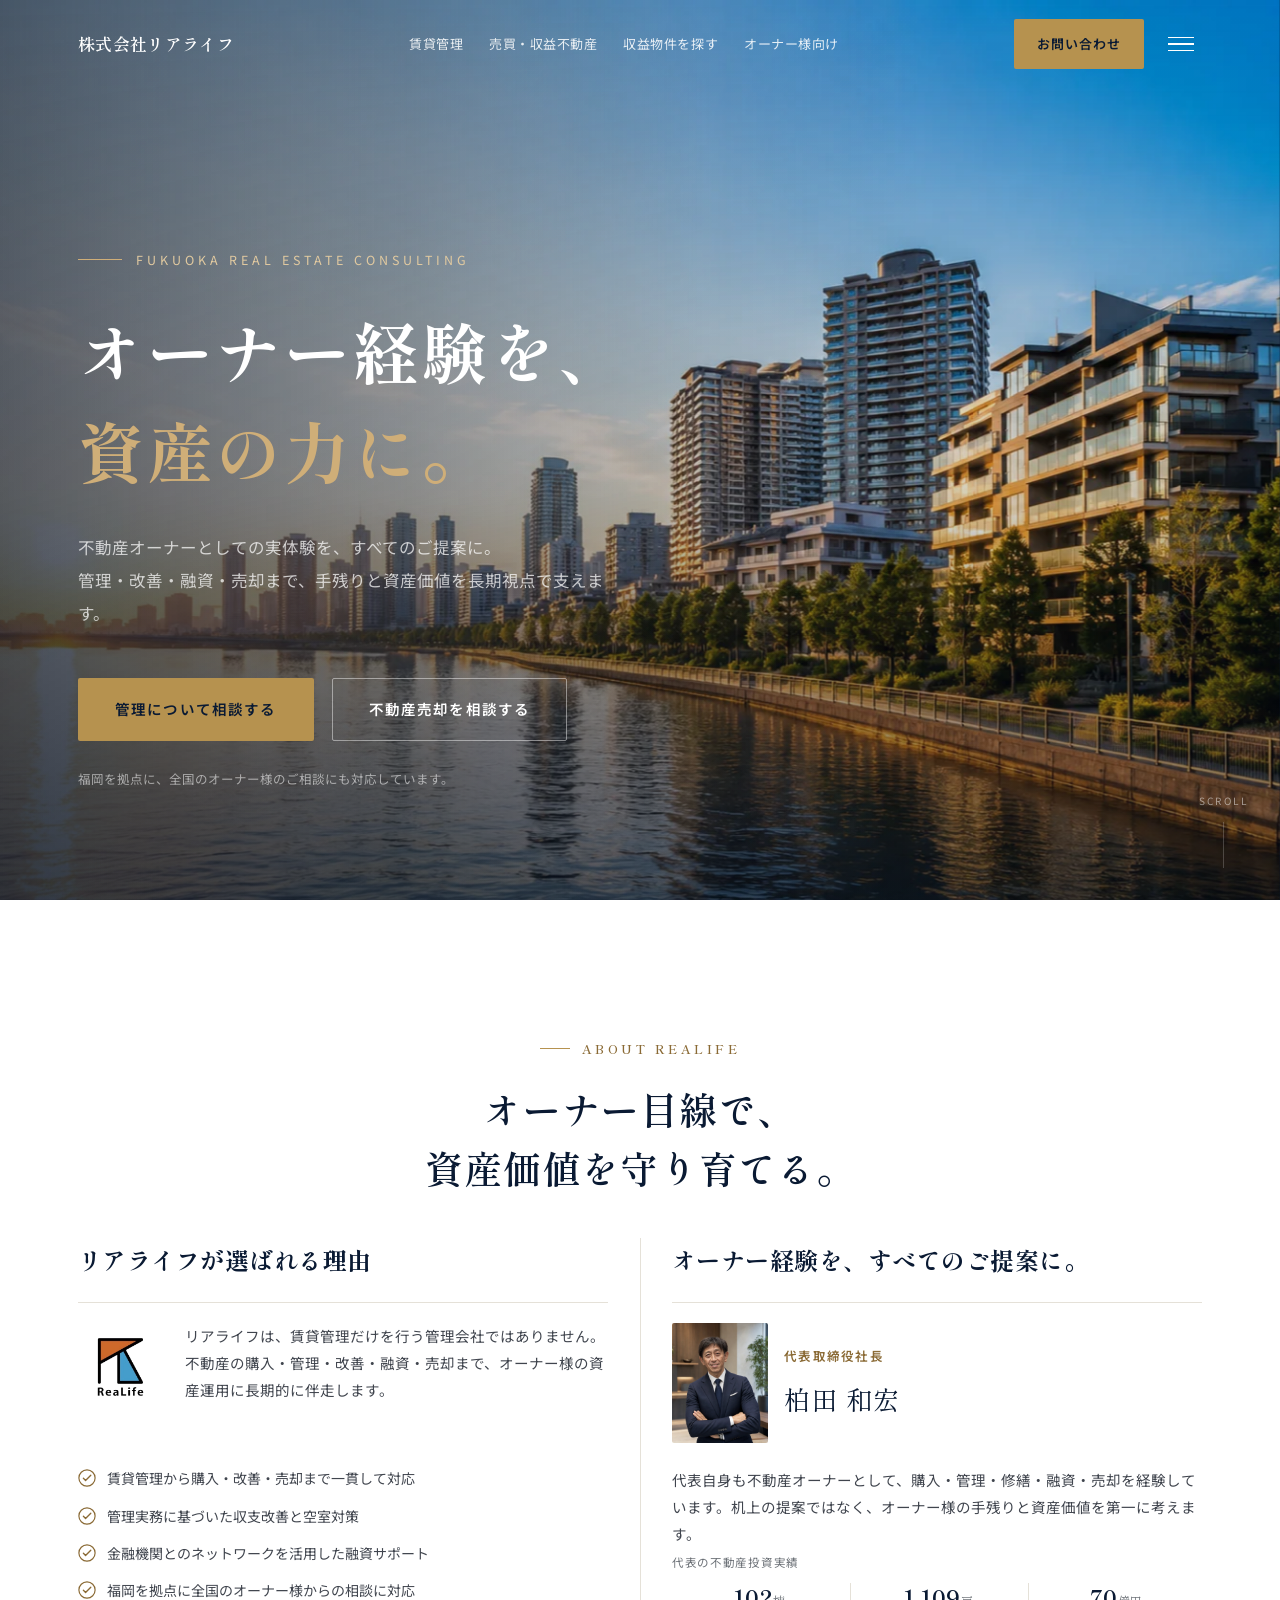
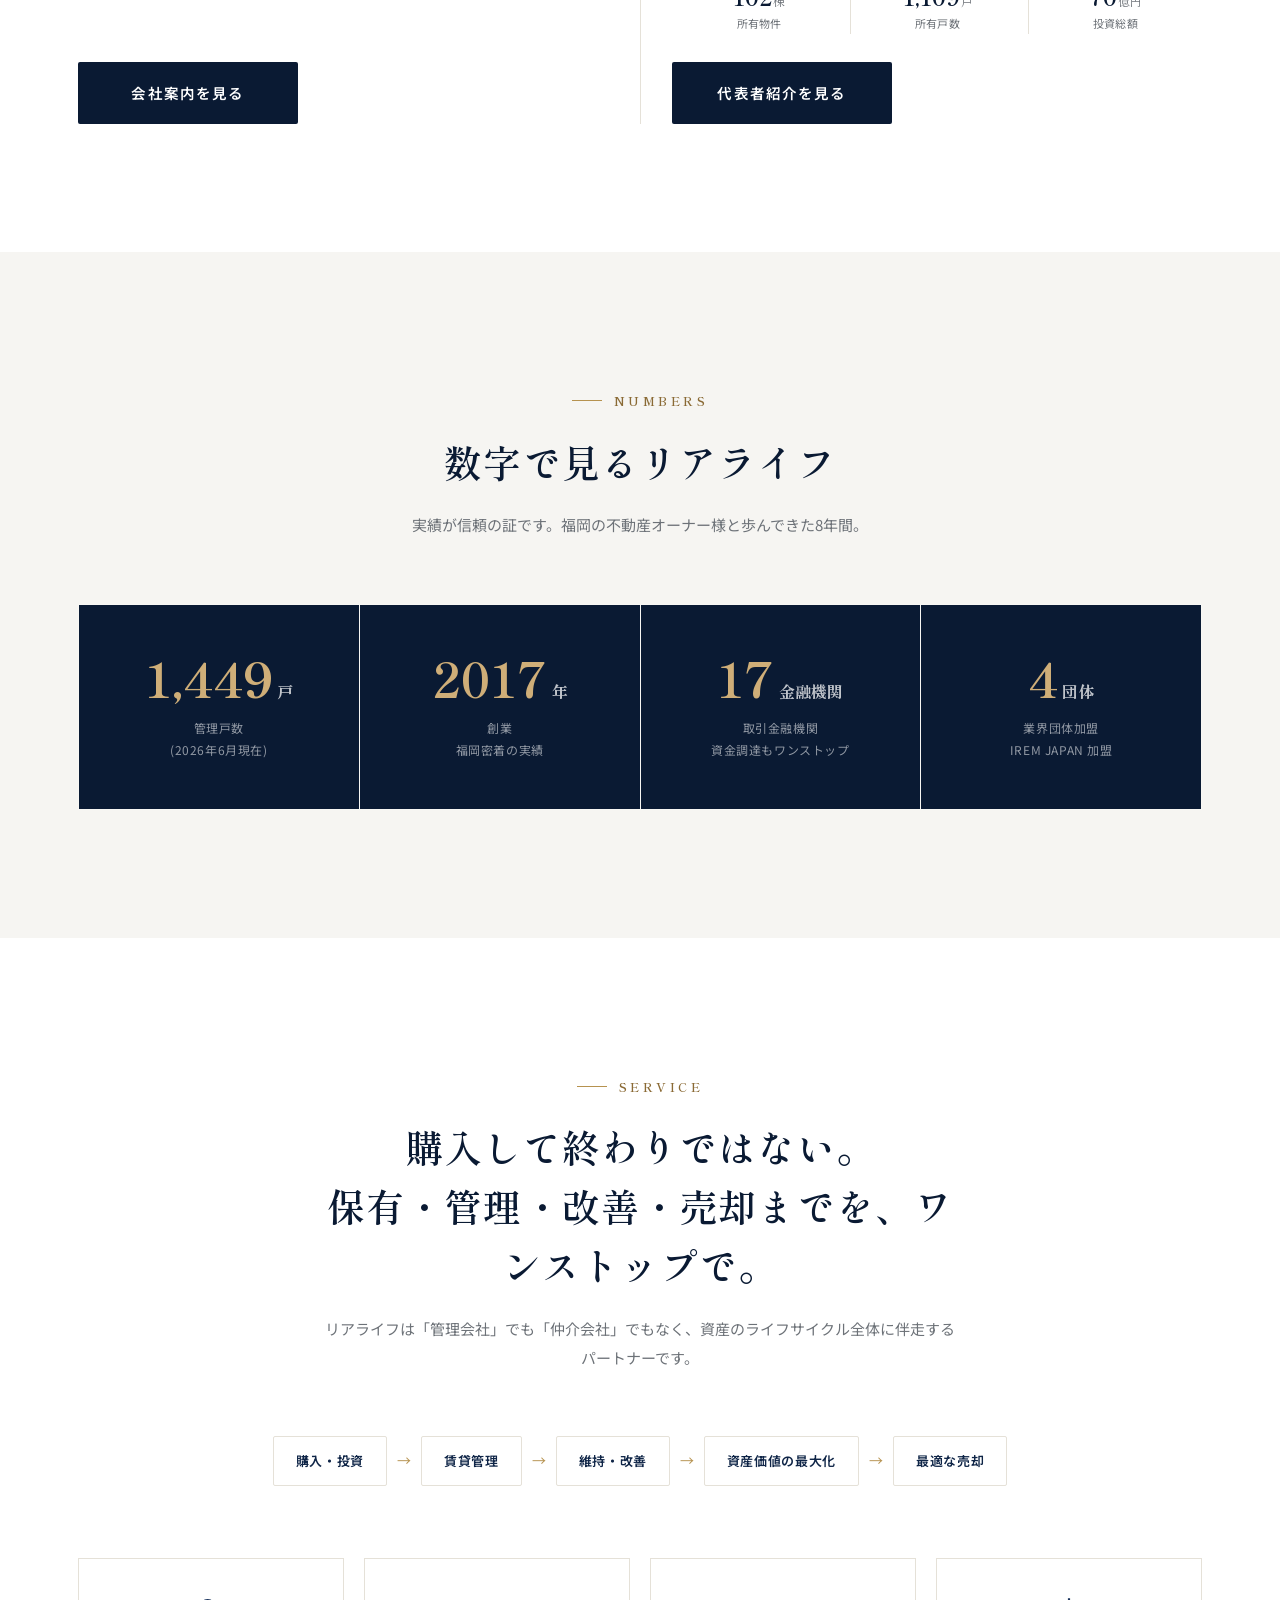
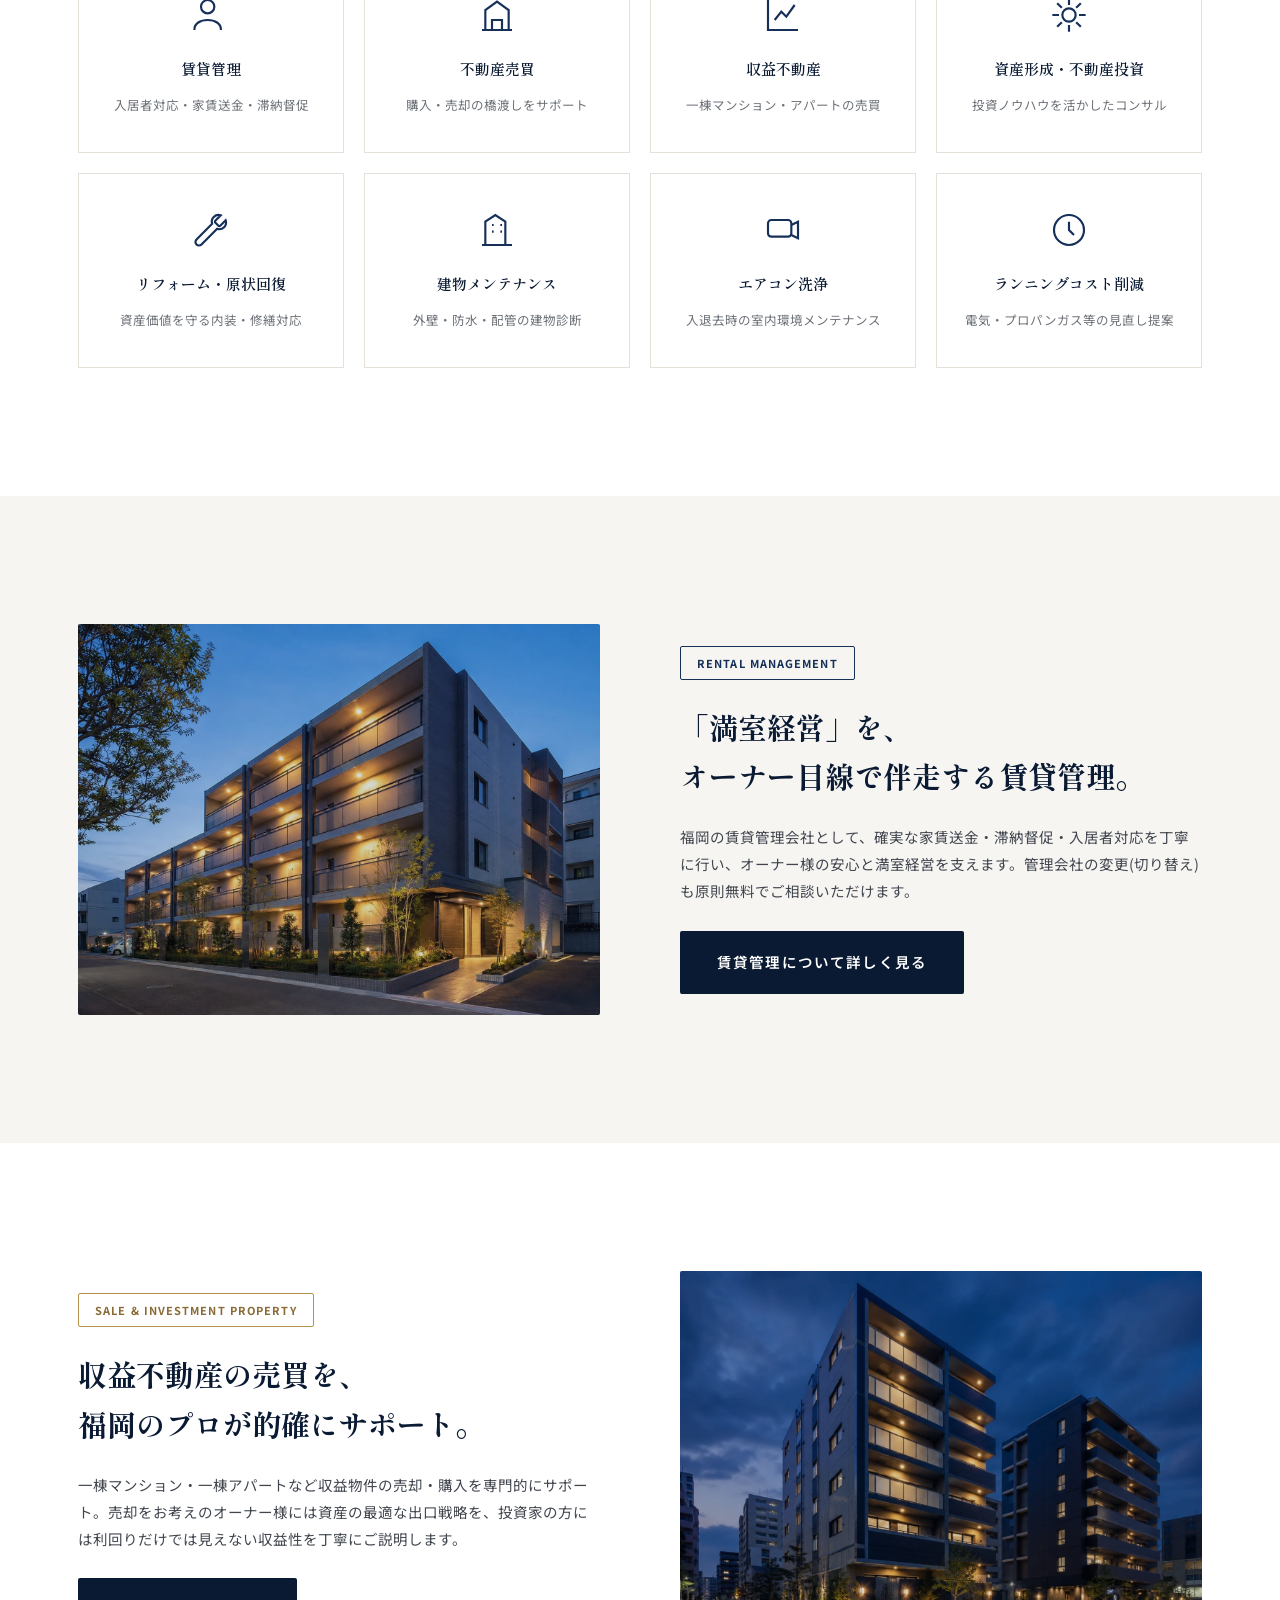
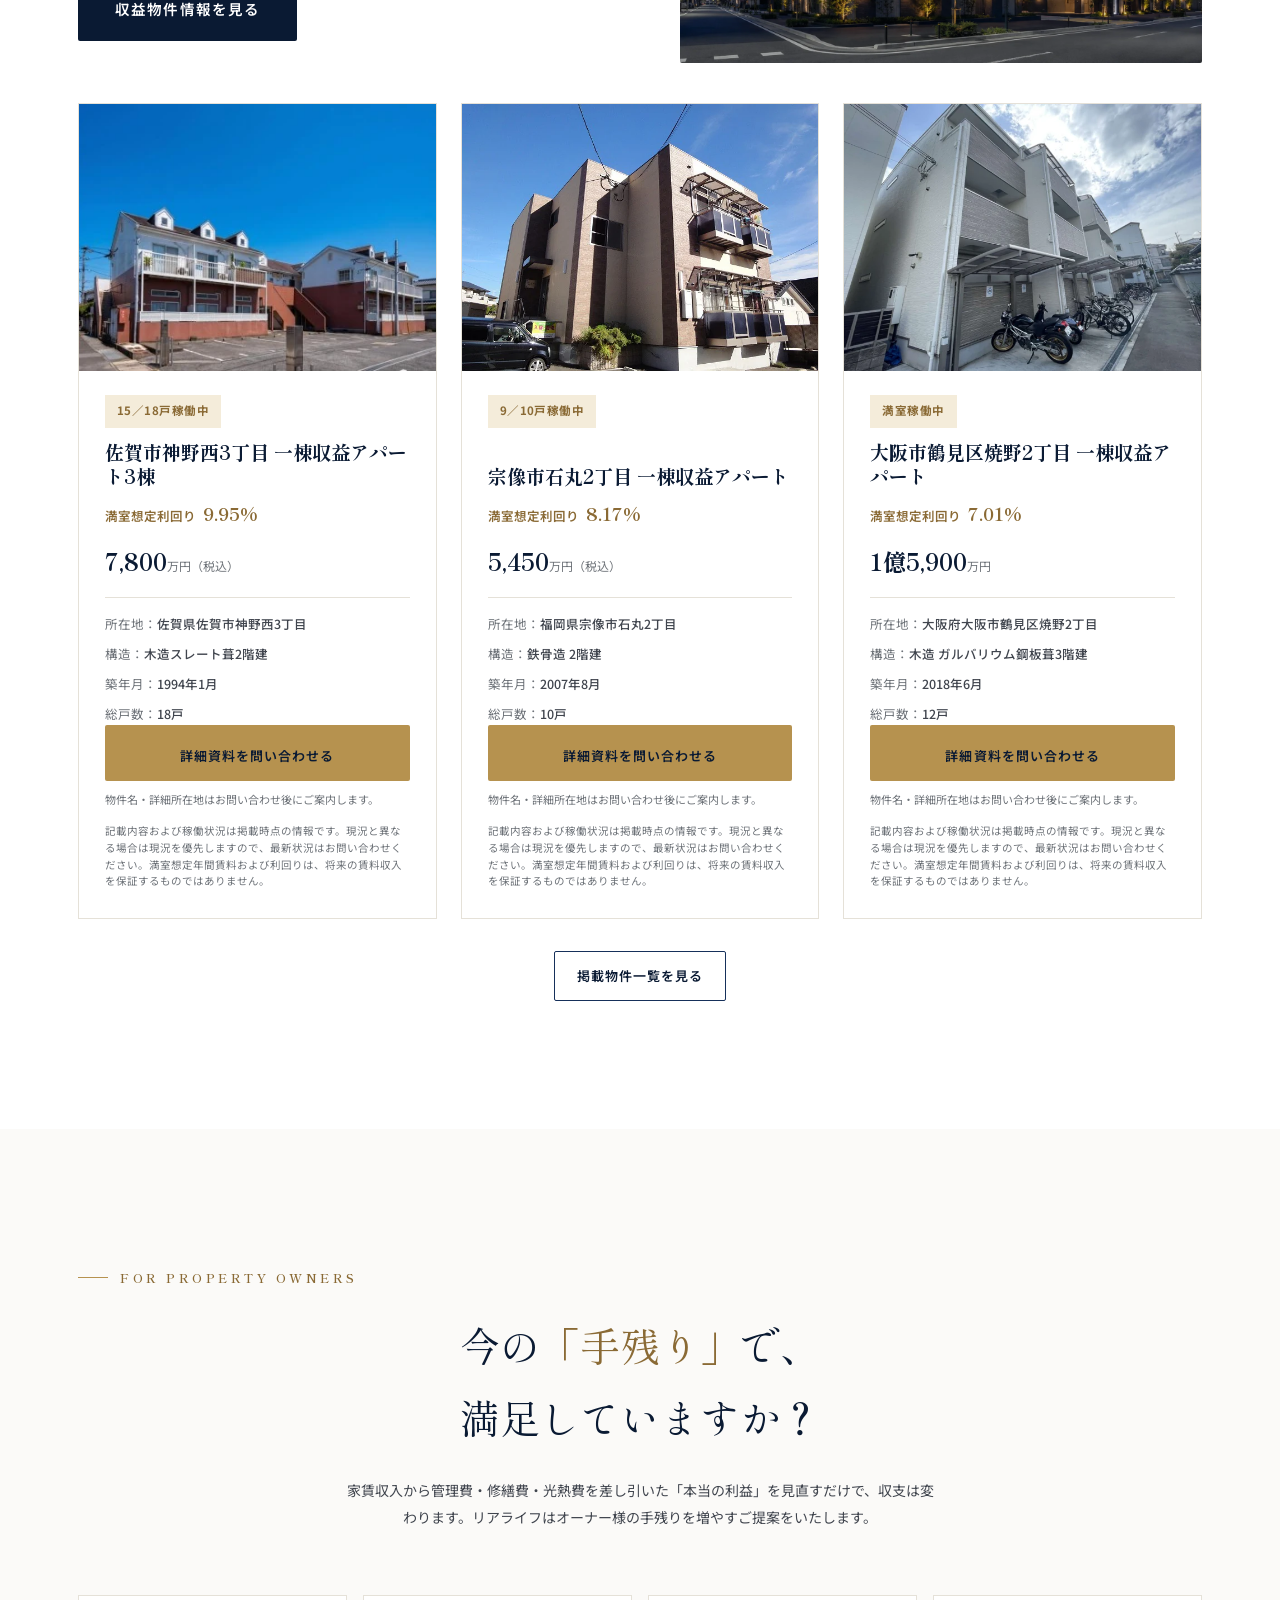
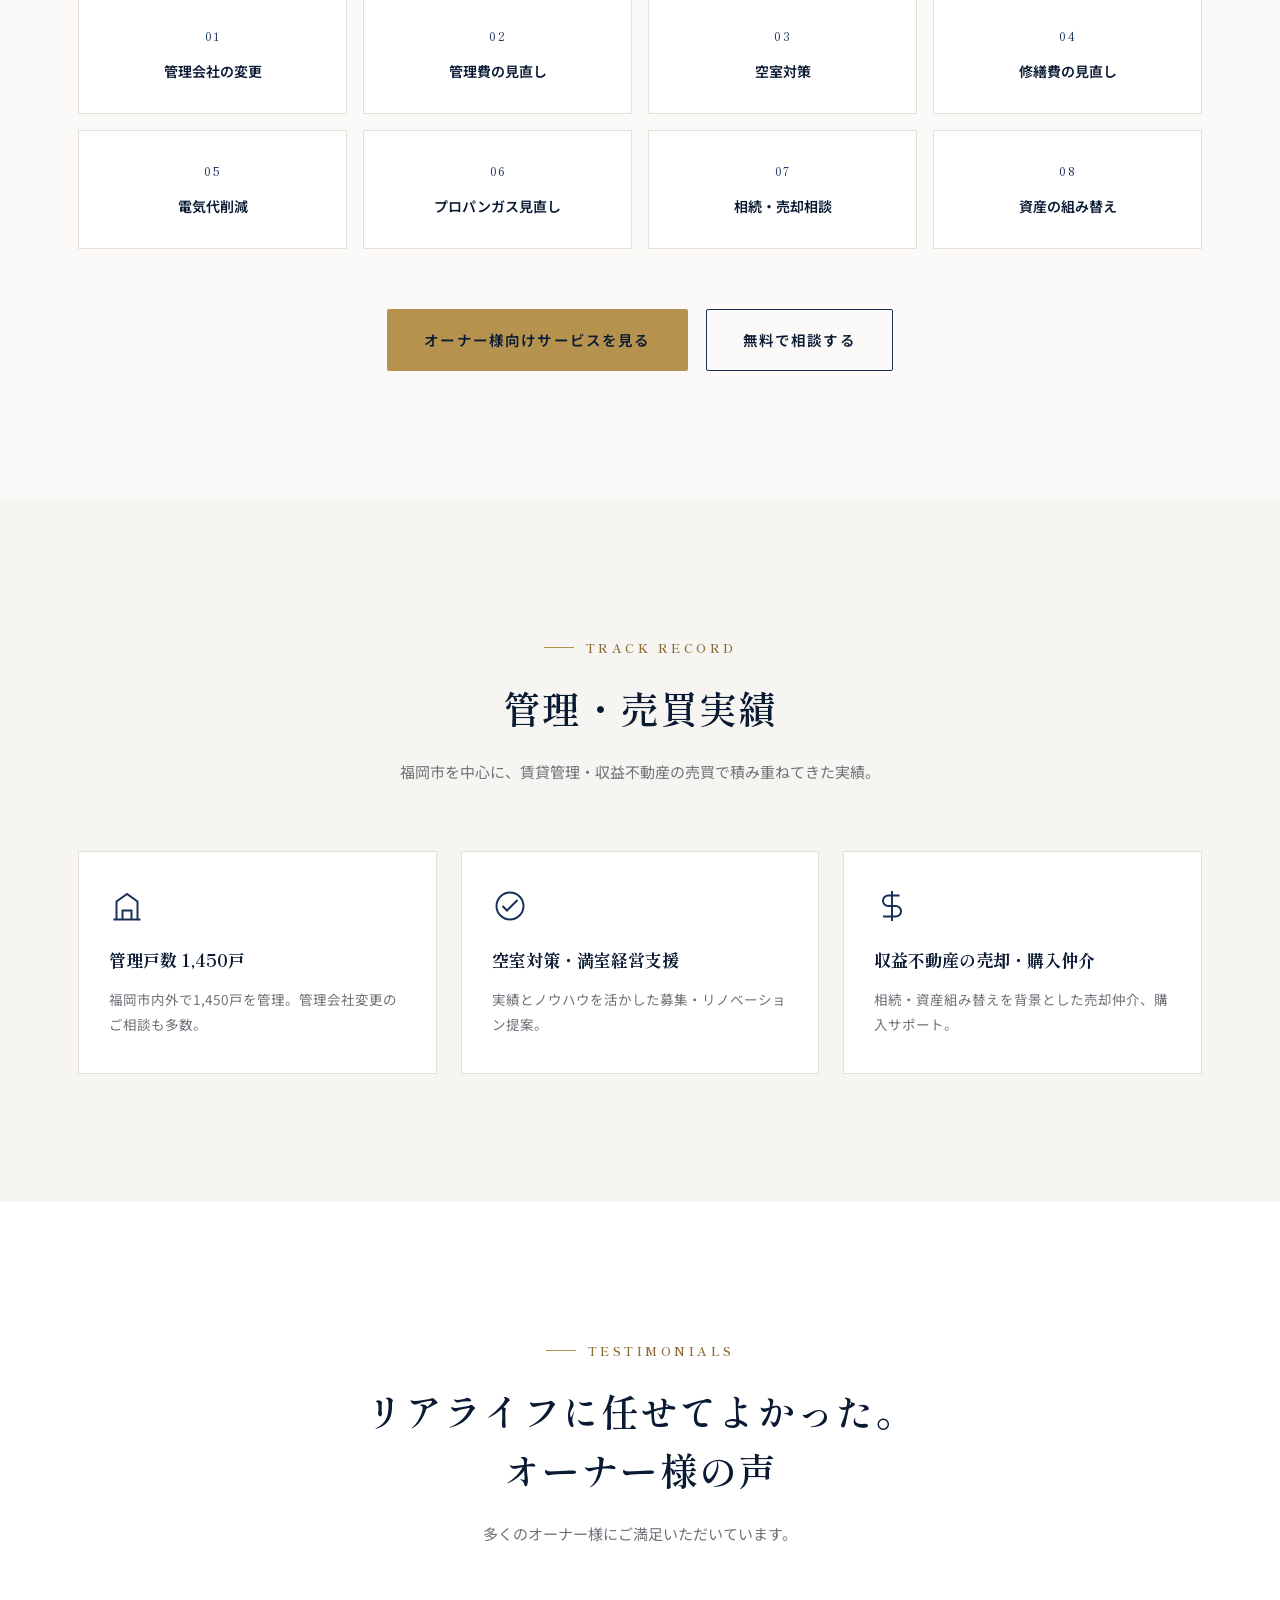
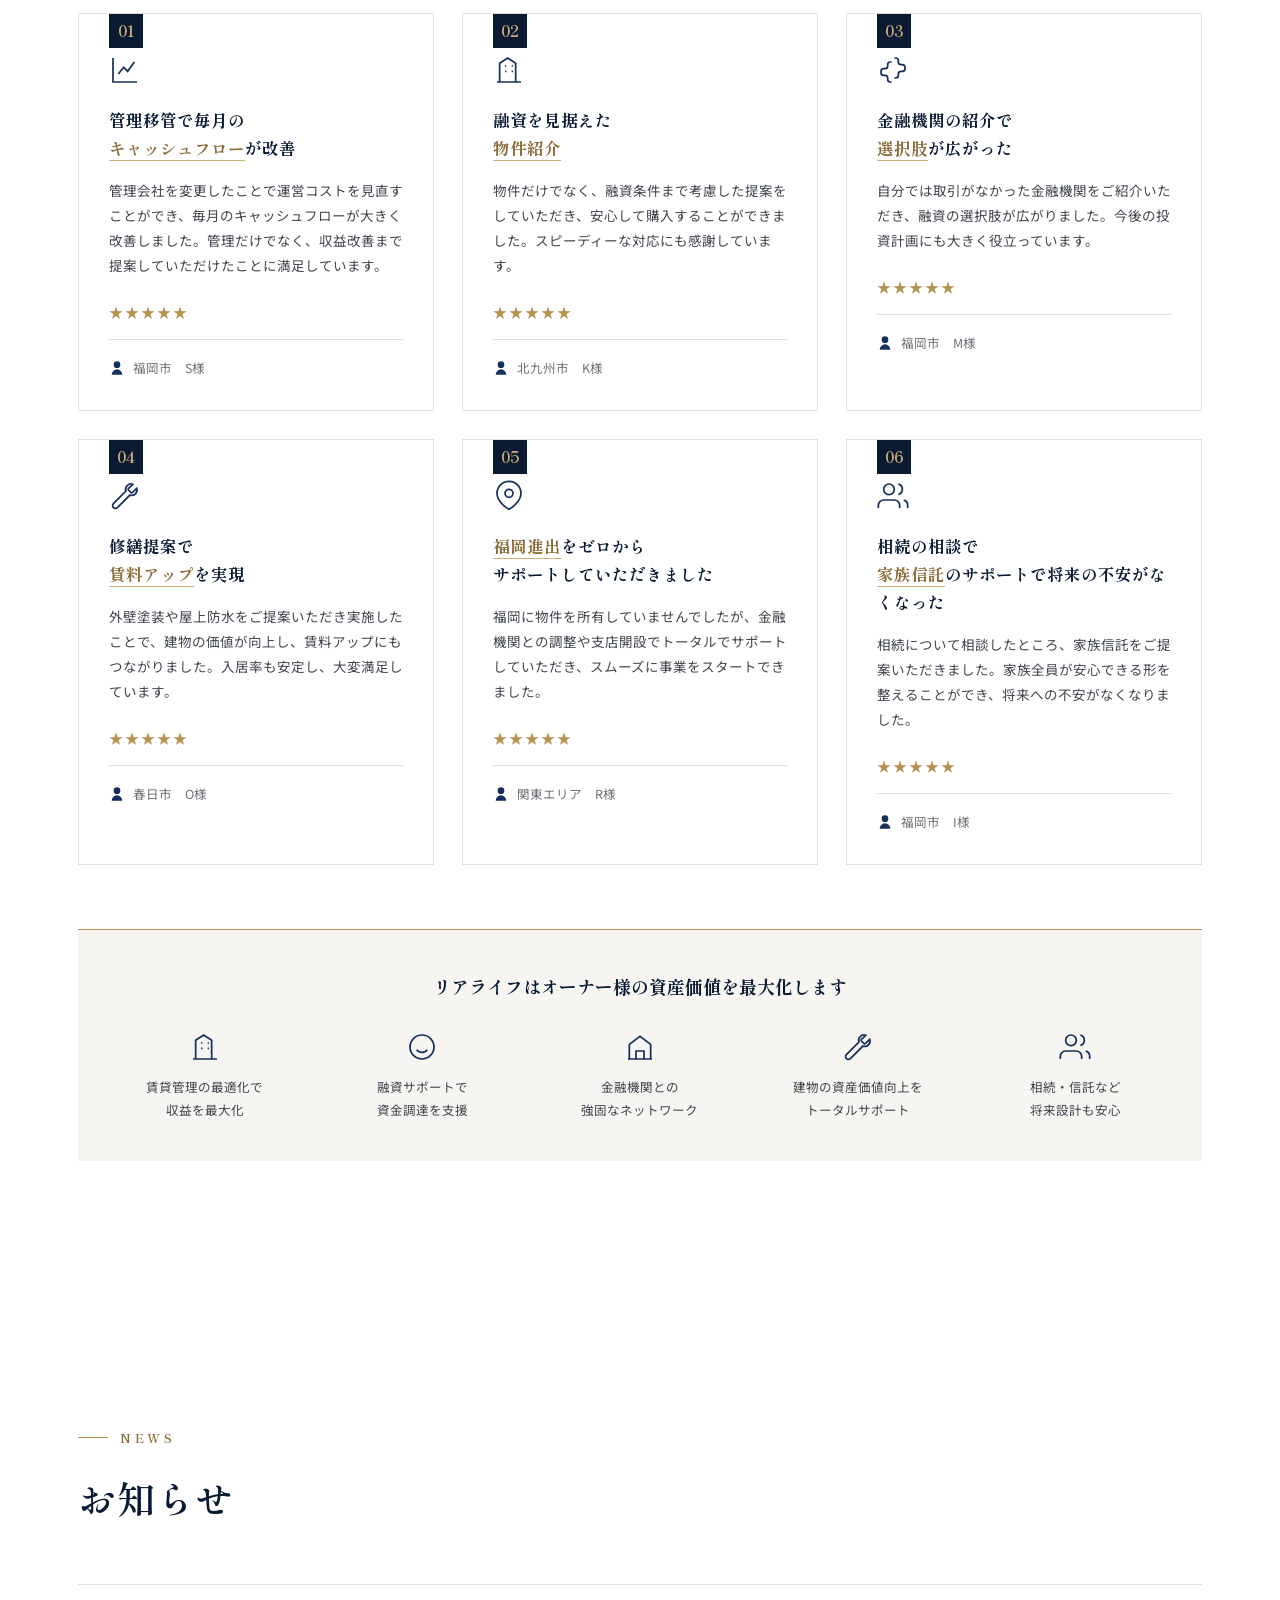
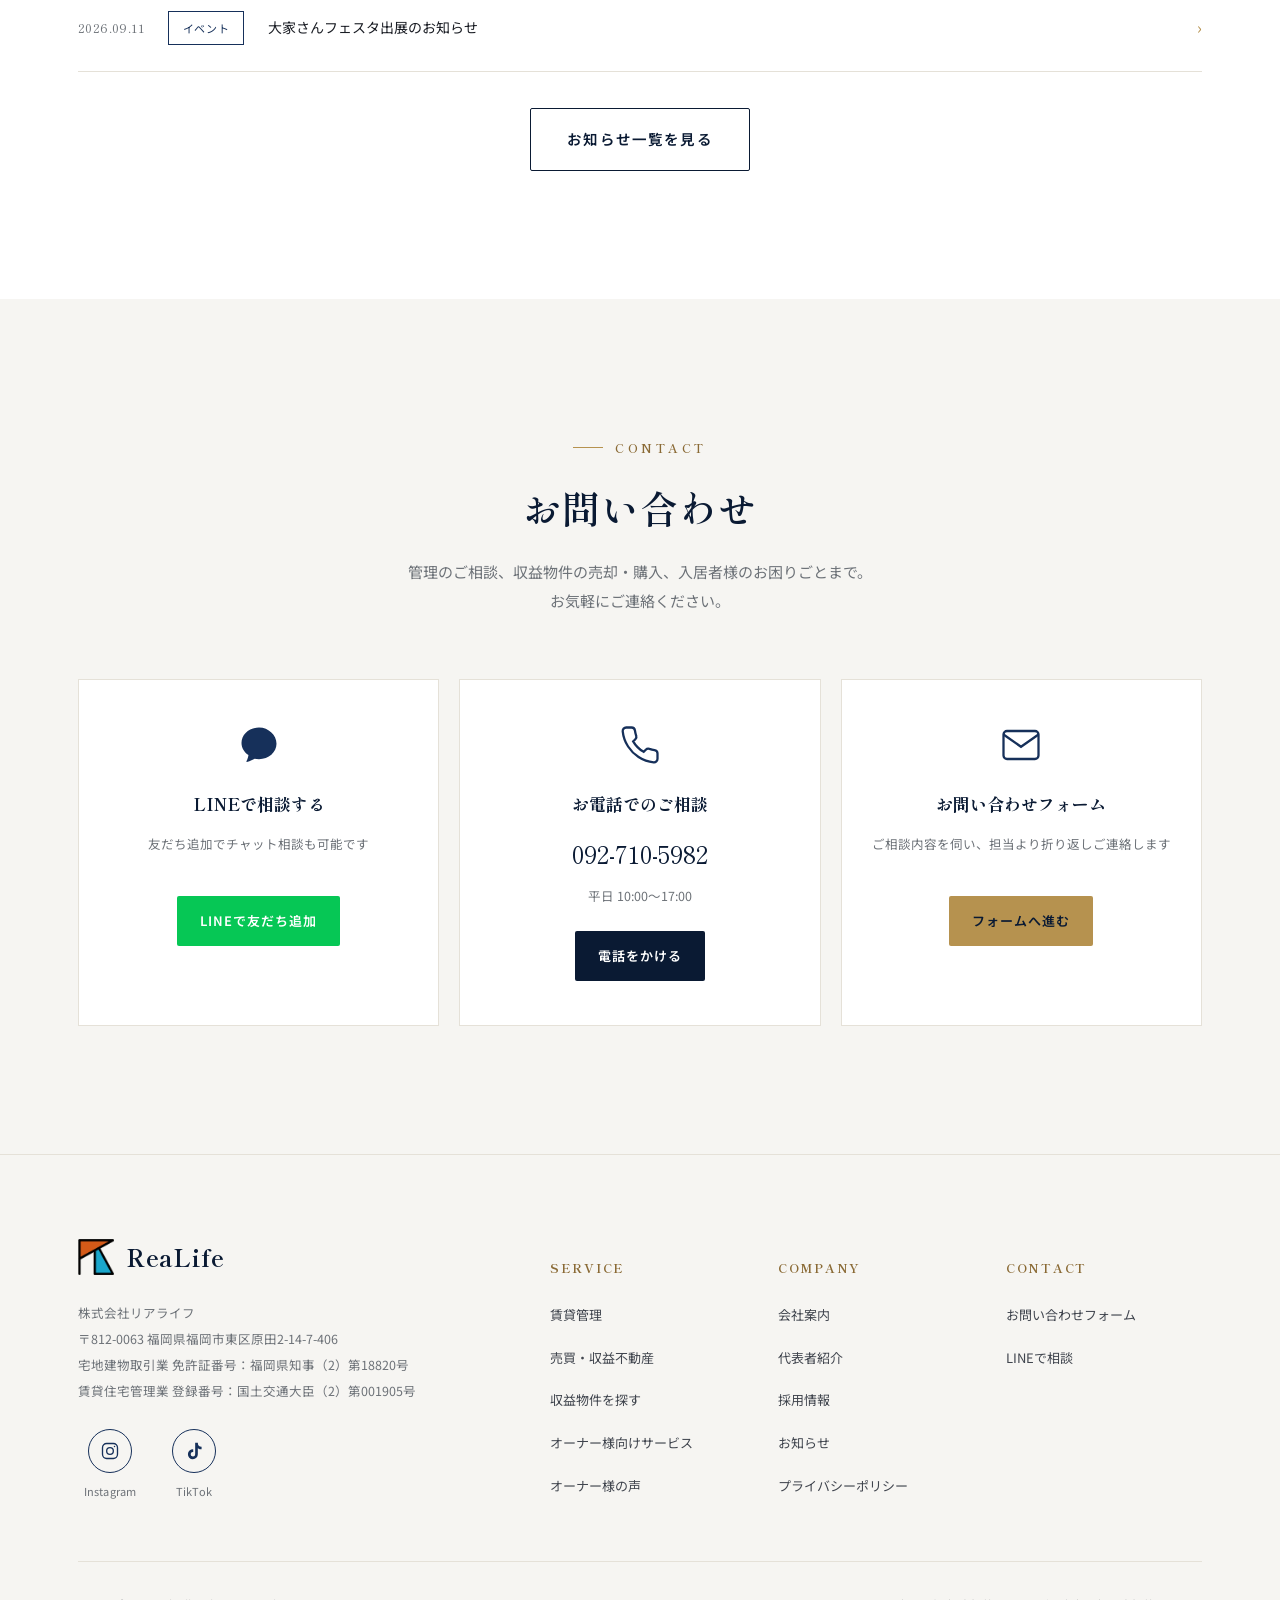
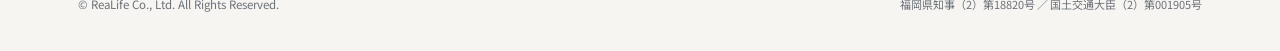
<file: index.html>
﻿<!DOCTYPE html>
<html lang="ja">
<head>
<meta charset="UTF-8" />
<meta name="viewport" content="width=device-width, initial-scale=1, viewport-fit=cover" />
<title>福岡の不動産管理・収益不動産なら株式会社リアライフ｜賃貸管理・売買・資産運用</title>
<meta name="description" content="株式会社リアライフは福岡市の不動産管理会社です。賃貸管理・収益不動産の売買・不動産投資コンサルティングをワンストップで提供。管理戸数1,450戸の実績。管理会社の変更、空室対策、収益物件の売却相談まで、オーナー目線でサポートします。" />
<meta name="keywords" content="福岡 賃貸管理,福岡 不動産管理会社,福岡 収益物件,福岡 不動産投資,福岡 一棟マンション,福岡 一棟アパート,福岡 収益不動産 売却,福岡 管理会社 変更" />
<link rel="canonical" href="https://realife-group.jp/" />

<!-- Open Graph -->
<meta property="og:type" content="website" />
<meta property="og:site_name" content="株式会社リアライフ" />
<meta property="og:title" content="福岡の不動産管理・収益不動産なら株式会社リアライフ" />
<meta property="og:description" content="賃貸管理・収益不動産の売買・資産運用をワンストップで。福岡市の不動産管理会社リアライフの公式サイト。" />
<meta property="og:url" content="https://realife-group.jp/" />
<meta property="og:image" content="https://realife-group.jp/assets/img/ogp-realife.jpg" />
<meta property="og:image:alt" content="株式会社リアライフ" />
<meta property="og:locale" content="ja_JP" />
<meta name="twitter:card" content="summary_large_image" />
<meta name="twitter:title" content="福岡の不動産管理・収益不動産なら株式会社リアライフ" />
<meta name="twitter:description" content="賃貸管理・収益不動産の売買・資産運用をワンストップで。福岡市の不動産管理会社リアライフの公式サイト。" />
<meta name="twitter:image" content="https://realife-group.jp/assets/img/ogp-realife.jpg" />

<link rel="icon" href="assets/img/logo-icon.png" type="image/png" />
<meta name="theme-color" content="#0a1a33" />

<link rel="preconnect" href="https://fonts.googleapis.com" />
<link rel="preconnect" href="https://fonts.gstatic.com" crossorigin />
<link href="https://fonts.googleapis.com/css2?family=Shippori+Mincho:wght@500;600;700&family=Noto+Sans+JP:wght@400;500;600;700&display=swap" rel="stylesheet" />
<link rel="stylesheet" href="assets/css/style.css?v=6" />

<script type="application/ld+json">
{
  "@context": "https://schema.org",
  "@type": "RealEstateAgent",
  "name": "株式会社リアライフ",
  "alternateName": "ReaLife Co., Ltd.",
  "url": "https://realife-group.jp/",
  "telephone": "+81-92-710-5982",
  "priceRange": "要問合せ",
  "image": "https://realife-group.jp/assets/img/ogp-realife.jpg",
  "address": {
    "@type": "PostalAddress",
    "streetAddress": "原田2-14-7-406",
    "addressLocality": "福岡市東区",
    "addressRegion": "福岡県",
    "postalCode": "812-0063",
    "addressCountry": "JP"
  },
  "areaServed": {
    "@type": "City",
    "name": "福岡市"
  },
  "openingHours": "Mo-Fr 10:00-17:00"
}
</script>
</head>
<body class="page-home">

<!-- ==================== Header ==================== -->
<header class="site-header">
  <div class="container">
    <a href="#top" class="brand">
      <span class="brand-name">株式会社リアライフ</span>
    </a>

    <nav class="main-nav" aria-label="グローバルナビゲーション">
      <a href="#chintai">賃貸管理</a>
      <a href="#baibai">売買・収益不動産</a>
      <a href="pages/bukken.html">収益物件を探す</a>
      <a href="#owner">オーナー様向け</a>
    </nav>

    <div class="header-actions">
      <a href="#contact" class="btn btn-gold btn-sm">お問い合わせ</a>
      <button class="nav-toggle" aria-label="メニューを開く" aria-expanded="false">
        <span></span><span></span><span></span>
      </button>
    </div>
  </div>
</header>

<nav class="mobile-nav" aria-label="モバイルナビゲーション">
  <div class="mobile-nav-groups">
    <div class="mobile-nav-group">
      <p class="mobile-nav-label">サービスを探す</p>
      <ul>
        <li><a href="#service">サービス紹介</a></li>
        <li><a href="#chintai">賃貸管理</a></li>
        <li><a href="#baibai">売買・収益不動産</a></li>
        <li><a href="pages/bukken.html">収益物件を探す</a></li>
        <li><a href="#owner">オーナー様向け</a></li>
      </ul>
    </div>
    <div class="mobile-nav-group">
      <p class="mobile-nav-label">リアライフを知る</p>
      <ul>
        <li><a href="#company">会社案内</a></li>
        <li><a href="pages/president.html">代表者紹介</a></li>
        <li><a href="#numbers">数字で見るリアライフ</a></li>
        <li><a href="#about">リアライフについて</a></li>
      </ul>
    </div>
    <div class="mobile-nav-group">
      <p class="mobile-nav-label">その他</p>
      <ul>
        <li><a href="#voice">オーナー様の声</a></li>
        <li><a href="#news">お知らせ</a></li>
        <li><a href="pages/recruit.html">採用情報</a></li>
        <li><a href="#contact">お問い合わせ</a></li>
      </ul>
    </div>
  </div>
</nav>

<main id="top">

  <!-- ==================== Hero (ファーストビュー) ==================== -->
  <section class="hero" id="hero">
    <div class="hero-media">
      <img
        src="assets/img/hero-sunrise.webp"
        alt="福岡の収益不動産をイメージしたマンション"
        class="hero-media-img"
        width="1672"
        height="941"
      />
    </div>

    <div class="hero-content container">
      <p class="hero-eyebrow">FUKUOKA REAL ESTATE CONSULTING</p>
      <h1 class="hero-title">オーナー経験を、<br /><em>資産の力に。</em></h1>
      <p class="hero-desc">
        不動産オーナーとしての実体験を、すべてのご提案に。<br class="only-pc" />
        管理・改善・融資・売却まで、手残りと資産価値を長期視点で支えます。
      </p>
      <div class="hero-cta">
        <a href="pages/contact.html?type=management#contact-form" class="btn btn-gold">管理について相談する</a>
        <a href="pages/contact.html?type=sale#contact-form" class="btn btn-outline">不動産売却を相談する</a>
      </div>
      <p class="hero-note" style="font-size:12.5px;color:rgba(255,255,255,0.55);opacity:0;animation:fadeUp 1.2s var(--ease-slow) 1.3s forwards;">福岡を拠点に、全国のオーナー様のご相談にも対応しています。</p>
    </div>

    <div class="hero-scroll" aria-hidden="true">
      <span>SCROLL</span>
      <span class="line"></span>
    </div>
  </section>

  <!-- ==================== About (リアライフについて・代表者紹介) ==================== -->
  <div id="company"></div>
  <section class="section-pad" id="about">
    <div class="container">
      <div class="section-head reveal" style="margin-bottom:40px;">
        <p class="eyebrow" style="justify-content:center">ABOUT REALIFE</p>
        <h2 class="section-title">オーナー目線で、<br class="only-pc" />資産価値を<span style="white-space:nowrap;">守り育てる。</span></h2>
      </div>

      <div class="cp-grid reveal">
        <div class="cp-col">
          <h3 class="cp-heading">リアライフが選ばれる理由</h3>
          <div class="cp-intro">
            <img src="assets/img/realife-logo-section.webp" alt="株式会社リアライフのロゴ" class="cp-logo-inline" width="298" height="312" loading="lazy" />
            <p class="cp-text">リアライフは、賃貸管理だけを行う管理会社ではありません。不動産の購入・管理・改善・融資・売却まで、オーナー様の資産運用に長期的に伴走します。</p>
          </div>
          <ul class="cp-points">
            <li><svg class="cp-check" viewBox="0 0 20 20" aria-hidden="true"><circle cx="10" cy="10" r="9" fill="none" stroke="currentColor" stroke-width="1.3"/><path d="M6 10.3l2.4 2.4L14.2 7" fill="none" stroke="currentColor" stroke-width="1.5" stroke-linecap="round" stroke-linejoin="round"/></svg>賃貸管理から購入・改善・売却まで一貫して対応</li>
            <li><svg class="cp-check" viewBox="0 0 20 20" aria-hidden="true"><circle cx="10" cy="10" r="9" fill="none" stroke="currentColor" stroke-width="1.3"/><path d="M6 10.3l2.4 2.4L14.2 7" fill="none" stroke="currentColor" stroke-width="1.5" stroke-linecap="round" stroke-linejoin="round"/></svg>管理実務に基づいた収支改善と空室対策</li>
            <li><svg class="cp-check" viewBox="0 0 20 20" aria-hidden="true"><circle cx="10" cy="10" r="9" fill="none" stroke="currentColor" stroke-width="1.3"/><path d="M6 10.3l2.4 2.4L14.2 7" fill="none" stroke="currentColor" stroke-width="1.5" stroke-linecap="round" stroke-linejoin="round"/></svg>金融機関とのネットワークを活用した融資サポート</li>
            <li><svg class="cp-check" viewBox="0 0 20 20" aria-hidden="true"><circle cx="10" cy="10" r="9" fill="none" stroke="currentColor" stroke-width="1.3"/><path d="M6 10.3l2.4 2.4L14.2 7" fill="none" stroke="currentColor" stroke-width="1.5" stroke-linecap="round" stroke-linejoin="round"/></svg>福岡を拠点に全国のオーナー様からの相談に対応</li>
          </ul>
          <a href="pages/company.html" class="btn btn-navy">会社案内を見る</a>
        </div>

        <div class="cp-col cp-col-president">
          <h3 class="cp-heading">オーナー経験を、すべてのご提案に。</h3>
          <div class="cp-person">
            <img
              src="assets/img/president-kashiwada.webp"
              alt="株式会社リアライフ 代表取締役社長 柏田和宏"
              class="cp-avatar"
              width="1122"
              height="1402"
              loading="lazy"
            />
            <div>
              <p class="cp-role">代表取締役社長</p>
              <p class="cp-name">柏田 和宏</p>
            </div>
          </div>
          <div class="cp-president-body">
            <p class="cp-text">代表自身も不動産オーナーとして、購入・管理・修繕・融資・売却を経験しています。机上の提案ではなく、オーナー様の手残りと資産価値を第一に考えます。</p>
            <div class="cp-track-record">
              <p class="cp-track-label">代表の不動産投資実績</p>
              <div class="cp-track-grid">
                <div class="cp-track-item">
                  <div class="cp-track-value">102<span class="cp-track-unit">棟</span></div>
                  <p class="cp-track-name">所有物件</p>
                </div>
                <div class="cp-track-item">
                  <div class="cp-track-value">1,109<span class="cp-track-unit">戸</span></div>
                  <p class="cp-track-name">所有戸数</p>
                </div>
                <div class="cp-track-item">
                  <div class="cp-track-value">70<span class="cp-track-unit">億円</span></div>
                  <p class="cp-track-name">投資総額</p>
                </div>
              </div>
            </div>
          </div>
          <a href="pages/president.html" class="btn btn-navy">代表者紹介を見る</a>
        </div>
      </div>
    </div>
  </section>

  <!-- ==================== Numbers (数字で見るリアライフ) ==================== -->
  <section class="bg-off section-pad" id="numbers">
    <div class="container">
      <div class="section-head reveal">
        <p class="eyebrow" style="justify-content:center">NUMBERS</p>
        <h2 class="section-title">数字で見るリアライフ</h2>
        <p class="section-lead">実績が信頼の証です。福岡の不動産オーナー様と歩んできた8年間。</p>
      </div>

      <div class="numbers-grid reveal">
        <div class="number-card">
          <div class="number-value"><span data-count="1450">0</span><span class="unit">戸</span></div>
          <p class="number-label">管理戸数<br />(2026年6月現在)</p>
        </div>
        <div class="number-card">
          <div class="number-value"><span data-count="2018" data-no-group>2018</span><span class="unit">年</span></div>
          <p class="number-label">創業<br />福岡密着の実績</p>
        </div>
        <div class="number-card">
          <div class="number-value"><span data-count="18">0</span><span class="unit">金融機関</span></div>
          <p class="number-label">取引金融機関<br />資金調達もワンストップ</p>
        </div>
        <div class="number-card">
          <div class="number-value"><span data-count="5">0</span><span class="unit">団体</span></div>
          <p class="number-label">業界団体加盟<br />IREM JAPAN 加盟</p>
        </div>
      </div>
    </div>
  </section>

  <!-- ==================== Service overview (サービス紹介) ==================== -->
  <section class="section-pad" id="service">
    <div class="container">
      <div class="section-head reveal">
        <p class="eyebrow" style="justify-content:center">SERVICE</p>
        <h2 class="section-title">購入して終わりではない。<br class="only-pc" />保有・管理・改善・売却までを、ワンストップで。</h2>
        <p class="section-lead">リアライフは「管理会社」でも「仲介会社」でもなく、資産のライフサイクル全体に伴走するパートナーです。</p>
      </div>

      <div class="flow-strip reveal">
        <span class="flow-step">購入・投資</span>
        <span class="flow-arrow">→</span>
        <span class="flow-step">賃貸管理</span>
        <span class="flow-arrow">→</span>
        <span class="flow-step">維持・改善</span>
        <span class="flow-arrow">→</span>
        <span class="flow-step">資産価値の最大化</span>
        <span class="flow-arrow">→</span>
        <span class="flow-step">最適な売却</span>
      </div>

      <div class="service-grid reveal">
        <div class="service-card">
          <div class="service-icon"><svg viewBox="0 0 24 24" fill="none" stroke="currentColor" stroke-width="1.5"><path d="M14 7a4 4 0 1 1-8 0 4 4 0 0 1 8 0Z"/><path d="M2 21c0-4 3.6-6 8-6s8 2 8 6"/></svg></div>
          <p class="service-name">賃貸管理</p>
          <p class="service-desc">入居者対応・家賃送金・滞納督促</p>
        </div>
        <div class="service-card">
          <div class="service-icon"><svg viewBox="0 0 24 24" fill="none" stroke="currentColor" stroke-width="1.5"><path d="M3 21h18M5 21V9l7-5 7 5v12M9 21v-6h6v6"/></svg></div>
          <p class="service-name">不動産売買</p>
          <p class="service-desc">購入・売却の橋渡しをサポート</p>
        </div>
        <div class="service-card">
          <div class="service-icon"><svg viewBox="0 0 24 24" fill="none" stroke="currentColor" stroke-width="1.5"><path d="M3 3v18h18"/><path d="M7 15l4-5 3 3 5-7"/></svg></div>
          <p class="service-name">収益不動産</p>
          <p class="service-desc">一棟マンション・アパートの売買</p>
        </div>
        <div class="service-card">
          <div class="service-icon"><svg viewBox="0 0 24 24" fill="none" stroke="currentColor" stroke-width="1.5"><path d="M12 2v4M12 18v4M4.9 4.9l2.8 2.8M16.3 16.3l2.8 2.8M2 12h4M18 12h4M4.9 19.1l2.8-2.8M16.3 7.7l2.8-2.8"/><circle cx="12" cy="12" r="4"/></svg></div>
          <p class="service-name">資産形成・不動産投資</p>
          <p class="service-desc">投資ノウハウを活かしたコンサル</p>
        </div>
        <div class="service-card">
          <div class="service-icon"><svg viewBox="0 0 24 24" fill="none" stroke="currentColor" stroke-width="1.5"><path d="M14.7 6.3a1 1 0 0 0 0 1.4l1.6 1.6a1 1 0 0 0 1.4 0l3.1-3.1a4 4 0 0 1-5.1 5.1L6.3 20.7a2 2 0 0 1-3-3L12.7 8.3a4 4 0 0 1 5.1-5.1l-3.1 3.1Z"/></svg></div>
          <p class="service-name">リフォーム・原状回復</p>
          <p class="service-desc">資産価値を守る内装・修繕対応</p>
        </div>
        <div class="service-card">
          <div class="service-icon"><svg viewBox="0 0 24 24" fill="none" stroke="currentColor" stroke-width="1.5"><path d="M3 21h18M5 21V7l6-4 6 4v14M9 9h1M9 13h1M14 9h1M14 13h1"/></svg></div>
          <p class="service-name">建物メンテナンス</p>
          <p class="service-desc">外壁・防水・配管の建物診断</p>
        </div>
        <div class="service-card">
          <div class="service-icon"><svg viewBox="0 0 24 24" fill="none" stroke="currentColor" stroke-width="1.5"><rect x="3" y="6" width="14" height="10" rx="2"/><path d="M17 9l4-2v10l-4-2"/></svg></div>
          <p class="service-name">エアコン洗浄</p>
          <p class="service-desc">入退去時の室内環境メンテナンス</p>
        </div>
        <div class="service-card">
          <div class="service-icon"><svg viewBox="0 0 24 24" fill="none" stroke="currentColor" stroke-width="1.5"><circle cx="12" cy="12" r="9"/><path d="M12 7v5l3 3"/></svg></div>
          <p class="service-name">ランニングコスト削減</p>
          <p class="service-desc">電気・プロパンガス等の見直し提案</p>
        </div>
      </div>
    </div>
  </section>

  <!-- ==================== 賃貸管理 ==================== -->
  <section class="section-pad bg-off" id="chintai">
    <div class="container">
      <div class="feature reveal">
        <div class="feature-visual">
          <img
            src="assets/img/rental-management.webp"
            alt="福岡の賃貸管理をイメージしたマンション"
            class="feature-photo"
            width="1448"
            height="1086"
            loading="lazy"
          />
        </div>
        <div class="feature-content">
          <span class="feature-tag">RENTAL MANAGEMENT</span>
          <h3>「満室経営」を、<br />オーナー目線で伴走する賃貸管理。</h3>
          <p>
            福岡の賃貸管理会社として、確実な家賃送金・滞納督促・入居者対応を丁寧に行い、オーナー様の安心と満室経営を支えます。管理会社の変更(切り替え)も原則無料でご相談いただけます。
          </p>
          <a href="pages/chintai-kanri.html" class="btn btn-navy">賃貸管理について詳しく見る</a>
        </div>
      </div>
    </div>
  </section>

  <!-- ==================== 不動産売買・収益不動産 ==================== -->
  <section class="section-pad" id="baibai">
    <div class="container">
      <div class="feature reverse theme-orange reveal">
        <div class="feature-visual">
          <img
            src="assets/img/investment-property.webp"
            alt="福岡の収益不動産売買をイメージしたマンション"
            class="feature-photo"
            width="1448"
            height="1086"
            loading="lazy"
          />
        </div>
        <div class="feature-content">
          <span class="feature-tag theme-orange">SALE &amp; INVESTMENT PROPERTY</span>
          <h3>収益不動産の売買を、<br />福岡のプロが的確にサポート。</h3>
          <p>
            一棟マンション・一棟アパートなど収益物件の売却・購入を専門的にサポート。売却をお考えのオーナー様には資産の最適な出口戦略を、投資家の方には利回りだけでは見えない収益性を丁寧にご説明します。
          </p>
          <a href="pages/bukken.html" class="btn btn-navy">収益物件情報を見る</a>
        </div>
      </div>

      <div class="property-teaser-grid"></div>
      <noscript><p class="property-teaser-noscript">掲載中の収益物件は「掲載物件一覧を見る」からご覧いただけます。</p></noscript>
      <div class="property-teaser-more reveal">
        <a href="pages/bukken.html" class="btn btn-outline-navy btn-sm">掲載物件一覧を見る</a>
      </div>
    </div>
  </section>

  <!-- ==================== オーナー様向けサービス ==================== -->
  <section class="section-pad owner-section" id="owner">
    <div class="container">
      <div class="reveal">
        <p class="eyebrow" style="justify-content:center">FOR PROPERTY OWNERS</p>
        <p class="owner-question">今の<em>「手残り」</em>で、<br />満足していますか？</p>
        <p class="owner-sub">家賃収入から管理費・修繕費・光熱費を差し引いた「本当の利益」を見直すだけで、収支は変わります。リアライフはオーナー様の手残りを増やすご提案をいたします。</p>
      </div>

      <div class="owner-grid reveal">
        <div class="owner-card"><p class="num">01</p><p class="txt">管理会社の変更</p></div>
        <div class="owner-card"><p class="num">02</p><p class="txt">管理費の見直し</p></div>
        <div class="owner-card"><p class="num">03</p><p class="txt">空室対策</p></div>
        <div class="owner-card"><p class="num">04</p><p class="txt">修繕費の見直し</p></div>
        <div class="owner-card"><p class="num">05</p><p class="txt">電気代削減</p></div>
        <div class="owner-card"><p class="num">06</p><p class="txt">プロパンガス見直し</p></div>
        <div class="owner-card"><p class="num">07</p><p class="txt">相続・売却相談</p></div>
        <div class="owner-card"><p class="num">08</p><p class="txt">資産の組み替え</p></div>
      </div>

      <div class="owner-cta reveal">
        <a href="pages/owner.html" class="btn btn-gold">オーナー様向けサービスを見る</a>
        <a href="pages/contact.html?type=management#contact-form" class="btn btn-outline-navy">無料で相談する</a>
      </div>
    </div>
  </section>

  <!-- ==================== 管理・売買実績 ==================== -->
  <section class="section-pad bg-off" id="results">
    <div class="container">
      <div class="section-head reveal">
        <p class="eyebrow" style="justify-content:center">TRACK RECORD</p>
        <h2 class="section-title">管理・売買実績</h2>
        <p class="section-lead">福岡市を中心に、賃貸管理・収益不動産の売買で積み重ねてきた実績。</p>
      </div>

      <div class="results-grid reveal">
        <div class="result-card">
          <div class="icon"><svg viewBox="0 0 24 24" fill="none" stroke="currentColor" stroke-width="1.5"><path d="M3 21h18M5 21V9l7-5 7 5v12M9 21v-6h6v6"/></svg></div>
          <h4>管理戸数 1,450戸</h4>
          <p>福岡市内外で1,450戸を管理。管理会社変更のご相談も多数。</p>
        </div>
        <div class="result-card">
          <div class="icon"><svg viewBox="0 0 24 24" fill="none" stroke="currentColor" stroke-width="1.5"><path d="M7 12l3 3 7-7"/><circle cx="12" cy="12" r="9"/></svg></div>
          <h4>空室対策・満室経営支援</h4>
          <p>実績とノウハウを活かした募集・リノベーション提案。</p>
        </div>
        <div class="result-card">
          <div class="icon"><svg viewBox="0 0 24 24" fill="none" stroke="currentColor" stroke-width="1.5"><path d="M12 2v20M17 5H9.5a3.5 3.5 0 0 0 0 7h5a3.5 3.5 0 0 1 0 7H6"/></svg></div>
          <h4>収益不動産の売却・購入仲介</h4>
          <p>相続・資産組み替えを背景とした売却仲介、購入サポート。</p>
        </div>
      </div>
    </div>
  </section>

  <!-- ==================== オーナー様の声 ==================== -->
  <section class="section-pad" id="voice">
    <div class="container">
      <div class="section-head reveal">
        <p class="eyebrow" style="justify-content:center">TESTIMONIALS</p>
        <h2 class="section-title">リアライフに任せてよかった。<br class="only-pc" />オーナー様の声</h2>
        <p class="section-lead">多くのオーナー様にご満足いただいています。</p>
      </div>

      <div class="testimonial-grid reveal">
        <div class="testimonial-card">
          <div class="testimonial-num">01</div>
          <div class="testimonial-icon"><svg viewBox="0 0 24 24" fill="none" stroke="currentColor" stroke-width="1.5"><path d="M3 3v18h18"/><path d="M7 15l4-5 3 3 5-7"/></svg></div>
          <h4>管理移管で毎月の<br /><em>キャッシュフロー</em>が改善</h4>
          <p>管理会社を変更したことで運営コストを見直すことができ、毎月のキャッシュフローが大きく改善しました。管理だけでなく、収益改善まで提案していただけたことに満足しています。</p>
          <div class="testimonial-stars">★★★★★</div>
          <div class="testimonial-author">
            <svg viewBox="0 0 24 24" fill="currentColor"><path d="M12 12a5 5 0 1 0 0-10 5 5 0 0 0 0 10Z"/><path d="M4 22a8 8 0 0 1 16 0"/></svg>
            福岡市　S様
          </div>
        </div>

        <div class="testimonial-card">
          <div class="testimonial-num">02</div>
          <div class="testimonial-icon"><svg viewBox="0 0 24 24" fill="none" stroke="currentColor" stroke-width="1.5"><path d="M3 21h18M5 21V7l6-4 6 4v14M9 9h1M9 13h1M14 9h1M14 13h1"/></svg></div>
          <h4>融資を見据えた<br /><em>物件紹介</em></h4>
          <p>物件だけでなく、融資条件まで考慮した提案をしていただき、安心して購入することができました。スピーディーな対応にも感謝しています。</p>
          <div class="testimonial-stars">★★★★★</div>
          <div class="testimonial-author">
            <svg viewBox="0 0 24 24" fill="currentColor"><path d="M12 12a5 5 0 1 0 0-10 5 5 0 0 0 0 10Z"/><path d="M4 22a8 8 0 0 1 16 0"/></svg>
            北九州市　K様
          </div>
        </div>

        <div class="testimonial-card">
          <div class="testimonial-num">03</div>
          <div class="testimonial-icon"><svg viewBox="0 0 24 24" fill="none" stroke="currentColor" stroke-width="1.5"><path d="M11 21h-1a2 2 0 0 1-2-2v-1a2 2 0 0 0-2-2H5a2 2 0 0 1-2-2v-1a2 2 0 0 1 2-2h1a2 2 0 0 0 2-2V8a2 2 0 0 1 2-2h1M13 3h1a2 2 0 0 1 2 2v1a2 2 0 0 0 2 2h1a2 2 0 0 1 2 2v1a2 2 0 0 1-2 2h-1a2 2 0 0 0-2 2v1a2 2 0 0 1-2 2h-1"/></svg></div>
          <h4>金融機関の紹介で<br /><em>選択肢</em>が広がった</h4>
          <p>自分では取引がなかった金融機関をご紹介いただき、融資の選択肢が広がりました。今後の投資計画にも大きく役立っています。</p>
          <div class="testimonial-stars">★★★★★</div>
          <div class="testimonial-author">
            <svg viewBox="0 0 24 24" fill="currentColor"><path d="M12 12a5 5 0 1 0 0-10 5 5 0 0 0 0 10Z"/><path d="M4 22a8 8 0 0 1 16 0"/></svg>
            福岡市　M様
          </div>
        </div>

        <div class="testimonial-card">
          <div class="testimonial-num">04</div>
          <div class="testimonial-icon"><svg viewBox="0 0 24 24" fill="none" stroke="currentColor" stroke-width="1.5"><path d="M14.7 6.3a1 1 0 0 0 0 1.4l1.6 1.6a1 1 0 0 0 1.4 0l3.1-3.1a4 4 0 0 1-5.1 5.1L6.3 20.7a2 2 0 0 1-3-3L12.7 8.3a4 4 0 0 1 5.1-5.1l-3.1 3.1Z"/></svg></div>
          <h4>修繕提案で<br /><em>賃料アップ</em>を実現</h4>
          <p>外壁塗装や屋上防水をご提案いただき実施したことで、建物の価値が向上し、賃料アップにもつながりました。入居率も安定し、大変満足しています。</p>
          <div class="testimonial-stars">★★★★★</div>
          <div class="testimonial-author">
            <svg viewBox="0 0 24 24" fill="currentColor"><path d="M12 12a5 5 0 1 0 0-10 5 5 0 0 0 0 10Z"/><path d="M4 22a8 8 0 0 1 16 0"/></svg>
            春日市　O様
          </div>
        </div>

        <div class="testimonial-card">
          <div class="testimonial-num">05</div>
          <div class="testimonial-icon"><svg viewBox="0 0 24 24" fill="none" stroke="currentColor" stroke-width="1.5"><path d="M21 10c0 7-9 12-9 12s-9-5-9-12a9 9 0 0 1 18 0Z"/><circle cx="12" cy="10" r="3"/></svg></div>
          <h4><em>福岡進出</em>をゼロから<br />サポートしていただきました</h4>
          <p>福岡に物件を所有していませんでしたが、金融機関との調整や支店開設でトータルでサポートしていただき、スムーズに事業をスタートできました。</p>
          <div class="testimonial-stars">★★★★★</div>
          <div class="testimonial-author">
            <svg viewBox="0 0 24 24" fill="currentColor"><path d="M12 12a5 5 0 1 0 0-10 5 5 0 0 0 0 10Z"/><path d="M4 22a8 8 0 0 1 16 0"/></svg>
            関東エリア　R様
          </div>
        </div>

        <div class="testimonial-card">
          <div class="testimonial-num">06</div>
          <div class="testimonial-icon"><svg viewBox="0 0 24 24" fill="none" stroke="currentColor" stroke-width="1.5"><path d="M17 21v-2a4 4 0 0 0-4-4H5a4 4 0 0 0-4 4v2"/><circle cx="9" cy="7" r="4"/><path d="M23 21v-2a4 4 0 0 0-3-3.87M16 3.13a4 4 0 0 1 0 7.75"/></svg></div>
          <h4>相続の相談で<br /><em>家族信託</em>のサポートで将来の不安がなくなった</h4>
          <p>相続について相談したところ、家族信託をご提案いただきました。家族全員が安心できる形を整えることができ、将来への不安がなくなりました。</p>
          <div class="testimonial-stars">★★★★★</div>
          <div class="testimonial-author">
            <svg viewBox="0 0 24 24" fill="currentColor"><path d="M12 12a5 5 0 1 0 0-10 5 5 0 0 0 0 10Z"/><path d="M4 22a8 8 0 0 1 16 0"/></svg>
            福岡市　I様
          </div>
        </div>
      </div>

      <div class="testimonial-summary reveal">
        <h3>リアライフはオーナー様の資産価値を最大化します</h3>
        <div class="testimonial-summary-grid">
          <div>
            <div class="icon"><svg viewBox="0 0 24 24" fill="none" stroke="currentColor" stroke-width="1.5"><path d="M3 21h18M5 21V7l6-4 6 4v14M9 9h1M9 13h1M14 9h1M14 13h1"/></svg></div>
            <p>賃貸管理の最適化で<br />収益を最大化</p>
          </div>
          <div>
            <div class="icon"><svg viewBox="0 0 24 24" fill="none" stroke="currentColor" stroke-width="1.5"><circle cx="12" cy="12" r="9"/><path d="M8 14s1.5 2 4 2 4-2 4-2M9 9h.01M15 9h.01"/></svg></div>
            <p>融資サポートで<br />資金調達を支援</p>
          </div>
          <div>
            <div class="icon"><svg viewBox="0 0 24 24" fill="none" stroke="currentColor" stroke-width="1.5"><path d="M3 21h18M4 21V10l8-6 8 6v11M9 21v-6h6v6"/></svg></div>
            <p>金融機関との<br />強固なネットワーク</p>
          </div>
          <div>
            <div class="icon"><svg viewBox="0 0 24 24" fill="none" stroke="currentColor" stroke-width="1.5"><path d="M14.7 6.3a1 1 0 0 0 0 1.4l1.6 1.6a1 1 0 0 0 1.4 0l3.1-3.1a4 4 0 0 1-5.1 5.1L6.3 20.7a2 2 0 0 1-3-3L12.7 8.3a4 4 0 0 1 5.1-5.1l-3.1 3.1Z"/></svg></div>
            <p>建物の資産価値向上を<br />トータルサポート</p>
          </div>
          <div>
            <div class="icon"><svg viewBox="0 0 24 24" fill="none" stroke="currentColor" stroke-width="1.5"><path d="M17 21v-2a4 4 0 0 0-4-4H5a4 4 0 0 0-4 4v2"/><circle cx="9" cy="7" r="4"/><path d="M23 21v-2a4 4 0 0 0-3-3.87M16 3.13a4 4 0 0 1 0 7.75"/></svg></div>
            <p>相続・信託など<br />将来設計も安心</p>
          </div>
        </div>
      </div>
    </div>
  </section>

  <!-- ==================== お知らせ ==================== -->
  <section class="section-pad" id="news">
    <div class="container">
      <div class="section-head left reveal">
        <p class="eyebrow">NEWS</p>
        <h2 class="section-title" style="text-align:left">お知らせ</h2>
      </div>

      <div class="news-list reveal">
        <a class="news-item" href="pages/news-ooyasan-festa.html">
          <span class="news-date">2026.09.11</span>
          <span class="news-tag">イベント</span>
          <span class="news-title">大家さんフェスタ出展のお知らせ</span>
          <span class="news-arrow">›</span>
        </a>
      </div>
      <!-- ▼▼▼ ダミーのお知らせ（準備中のため非表示。実記事公開時にコメントを解除し、上の news-empty ブロックを削除） ▼▼▼
      <div class="news-list reveal">
        <a class="news-item" href="#">
          <span class="news-date">2026.08.07</span>
          <span class="news-tag">お知らせ</span>
          <span class="news-title">夏季休業についてのお知らせ</span>
          <span class="news-arrow">›</span>
        </a>
        <a class="news-item" href="#">
          <span class="news-date">2026.01.22</span>
          <span class="news-tag">メディア</span>
          <span class="news-title">NOAS FMさんに出演しました</span>
          <span class="news-arrow">›</span>
        </a>
        <a class="news-item" href="#">
          <span class="news-date">2025.12.08</span>
          <span class="news-tag">お知らせ</span>
          <span class="news-title">年末年始休業のお知らせ</span>
          <span class="news-arrow">›</span>
        </a>
        <a class="news-item" href="#">
          <span class="news-date">2024.10.23</span>
          <span class="news-tag">セミナー</span>
          <span class="news-title">これだけは知っておきたい「賃貸経営再生術」！</span>
          <span class="news-arrow">›</span>
        </a>
      </div>
      ▲▲▲ ここまで ▲▲▲ -->
      <div class="news-more reveal">
        <a href="pages/news.html" class="btn btn-outline" style="border-color:var(--navy-900);color:var(--navy-900);">お知らせ一覧を見る</a>
      </div>
    </div>
  </section>

  <!-- ==================== お問い合わせ ==================== -->
  <section class="section-pad bg-off" id="contact">
    <div class="container">
      <div class="section-head reveal">
        <p class="eyebrow" style="justify-content:center">CONTACT</p>
        <h2 class="section-title">お問い合わせ</h2>
        <p class="section-lead">
          管理のご相談、収益物件の売却・購入、入居者様のお困りごとまで。<br class="only-pc" />お気軽にご連絡ください。
        </p>
      </div>

      <div class="contact-grid reveal">
        <div class="contact-card">
          <div class="contact-icon"><svg viewBox="0 0 24 24" fill="currentColor"><path d="M12 2C6.48 2 2 5.94 2 10.8c0 2.8 1.55 5.28 3.97 6.9-.13.98-.5 2.36-1.15 3.6-.1.2.09.42.3.36 1.98-.55 3.5-1.32 4.32-1.82.83.16 1.7.24 2.56.24 5.52 0 10-3.94 10-8.8S17.52 2 12 2Z"/></svg></div>
          <h4>LINEで相談する</h4>
          <p>友だち追加でチャット相談も可能です</p>
          <a href="https://lin.ee/W5oG8Or" class="btn btn-sm" style="background:#06c755;color:#fff;" target="_blank" rel="noopener noreferrer">LINEで友だち追加</a>
        </div>
        <div class="contact-card">
          <div class="contact-icon"><svg viewBox="0 0 24 24" fill="none" stroke="currentColor" stroke-width="1.5"><path d="M22 16.92v3a2 2 0 0 1-2.18 2 19.79 19.79 0 0 1-8.63-3.07 19.5 19.5 0 0 1-6-6 19.79 19.79 0 0 1-3.07-8.67A2 2 0 0 1 4.11 2h3a2 2 0 0 1 2 1.72c.13.98.36 1.94.68 2.86a2 2 0 0 1-.45 2.11L8.09 9.91a16 16 0 0 0 6 6l1.22-1.22a2 2 0 0 1 2.11-.45c.92.32 1.88.55 2.86.68A2 2 0 0 1 22 16.92Z"/></svg></div>
          <h4>お電話でのご相談</h4>
          <span class="big"><a href="tel:0927105982">092-710-5982</a></span>
          <p class="contact-hours" style="min-height:auto;">平日 10:00〜17:00</p>
          <a href="tel:0927105982" class="btn btn-navy btn-sm">電話をかける</a>
        </div>
        <div class="contact-card">
          <div class="contact-icon"><svg viewBox="0 0 24 24" fill="none" stroke="currentColor" stroke-width="1.5"><rect x="2" y="4" width="20" height="16" rx="2"/><path d="m22 6-10 7L2 6"/></svg></div>
          <h4>お問い合わせフォーム</h4>
          <p>ご相談内容を伺い、担当より折り返しご連絡します</p>
          <a href="pages/contact.html" class="btn btn-gold btn-sm">フォームへ進む</a>
        </div>
      </div>
    </div>
  </section>

</main>

<!-- ==================== Footer ==================== -->
<footer class="site-footer">
  <div class="container">
    <div class="footer-top">
      <div class="footer-brand reveal">
        <div class="brand" style="margin-bottom:4px;">
          <img src="assets/img/logo-icon.png" alt="株式会社リアライフ" class="brand-logo" width="40" height="40" />
          <span class="brand-mark">ReaLife</span>
        </div>
        <p>
          株式会社リアライフ<br />
          〒812-0063 福岡県福岡市東区原田2-14-7-406<br />
          宅地建物取引業 免許証番号：福岡県知事（2）第18820号<br />
          賃貸住宅管理業 登録番号：国土交通大臣（2）第001905号
        </p>
        <div class="footer-social">
          <a href="https://www.instagram.com/realife_group/" target="_blank" rel="noopener noreferrer" class="footer-social-link" aria-label="Instagram（外部サイトが新しいタブで開きます）">
            <span class="footer-social-icon">
              <svg viewBox="0 0 24 24" fill="none" stroke="currentColor" stroke-width="1.6" aria-hidden="true">
                <rect x="3" y="3" width="18" height="18" rx="5"/>
                <circle cx="12" cy="12" r="4"/>
                <circle cx="17.4" cy="6.6" r="0.9" fill="currentColor" stroke="none"/>
              </svg>
            </span>
            <span class="footer-social-label">Instagram</span>
          </a>
          <a href="https://www.tiktok.com/@realife_hukuoka" target="_blank" rel="noopener noreferrer" class="footer-social-link" aria-label="TikTok（外部サイトが新しいタブで開きます）">
            <span class="footer-social-icon">
              <svg viewBox="0 0 24 24" fill="currentColor" aria-hidden="true">
                <path d="M16.6 2h-3.2v13.9a2.7 2.7 0 1 1-2.35-2.68v-3.25a5.95 5.95 0 1 0 5.55 5.93V8.62a7.9 7.9 0 0 0 4.5 1.4V6.77a4.72 4.72 0 0 1-4.5-4.77Z"/>
              </svg>
            </span>
            <span class="footer-social-label">TikTok</span>
          </a>
        </div>
      </div>

      <div class="footer-cols">
        <div class="footer-col reveal">
          <h5>SERVICE</h5>
          <ul>
            <li><a href="#chintai">賃貸管理</a></li>
            <li><a href="#baibai">売買・収益不動産</a></li>
            <li><a href="pages/bukken.html">収益物件を探す</a></li>
            <li><a href="#owner">オーナー様向けサービス</a></li>
            <li><a href="#voice">オーナー様の声</a></li>
          </ul>
        </div>
        <div class="footer-col reveal">
          <h5>COMPANY</h5>
          <ul>
            <li><a href="#company">会社案内</a></li>
            <li><a href="pages/president.html">代表者紹介</a></li>
            <li><a href="pages/recruit.html">採用情報</a></li>
            <li><a href="pages/news.html">お知らせ</a></li>
            <li><a href="pages/privacy.html">プライバシーポリシー</a></li>
          </ul>
        </div>
        <div class="footer-col reveal">
          <h5>CONTACT</h5>
          <ul>
            <li><a href="pages/contact.html">お問い合わせフォーム</a></li>
            <li><a href="https://lin.ee/W5oG8Or" target="_blank" rel="noopener noreferrer">LINEで相談</a></li>
          </ul>
        </div>
      </div>
    </div>

    <div class="footer-bottom">
      <span>© ReaLife Co., Ltd. All Rights Reserved.</span>
      <span class="footer-license">福岡県知事（2）第18820号 ／ 国土交通大臣（2）第001905号</span>
    </div>
  </div>
</footer>

<!-- Mobile fixed CTA bar -->
<div class="mobile-cta-bar" aria-label="お問い合わせクイックメニュー">
  <a href="https://lin.ee/W5oG8Or" class="cta-line" target="_blank" rel="noopener noreferrer">
    <svg viewBox="0 0 24 24" fill="currentColor"><path d="M12 2C6.48 2 2 5.94 2 10.8c0 2.8 1.55 5.28 3.97 6.9-.13.98-.5 2.36-1.15 3.6-.1.2.09.42.3.36 1.98-.55 3.5-1.32 4.32-1.82.83.16 1.7.24 2.56.24 5.52 0 10-3.94 10-8.8S17.52 2 12 2Z"/></svg>
    LINE相談
  </a>
  <a href="tel:0927105982" class="cta-tel">
    <svg viewBox="0 0 24 24" fill="none" stroke="currentColor" stroke-width="1.6"><path d="M22 16.92v3a2 2 0 0 1-2.18 2 19.79 19.79 0 0 1-8.63-3.07 19.5 19.5 0 0 1-6-6 19.79 19.79 0 0 1-3.07-8.67A2 2 0 0 1 4.11 2h3a2 2 0 0 1 2 1.72c.13.98.36 1.94.68 2.86a2 2 0 0 1-.45 2.11L8.09 9.91a16 16 0 0 0 6 6l1.22-1.22a2 2 0 0 1 2.11-.45c.92.32 1.88.55 2.86.68A2 2 0 0 1 22 16.92Z"/></svg>
    電話する
  </a>
  <a href="pages/contact.html" class="cta-form">
    <svg viewBox="0 0 24 24" fill="none" stroke="currentColor" stroke-width="1.6"><rect x="2" y="4" width="20" height="16" rx="2"/><path d="m22 6-10 7L2 6"/></svg>
    問い合わせ
  </a>
</div>

<button class="to-top" aria-label="ページの先頭へ戻る">
  <svg viewBox="0 0 24 24" fill="none" stroke="currentColor" stroke-width="2"><path d="M18 15l-6-6-6 6"/></svg>
</button>

<script src="assets/js/main.js?v=9"></script>
</body>
</html>
</file>
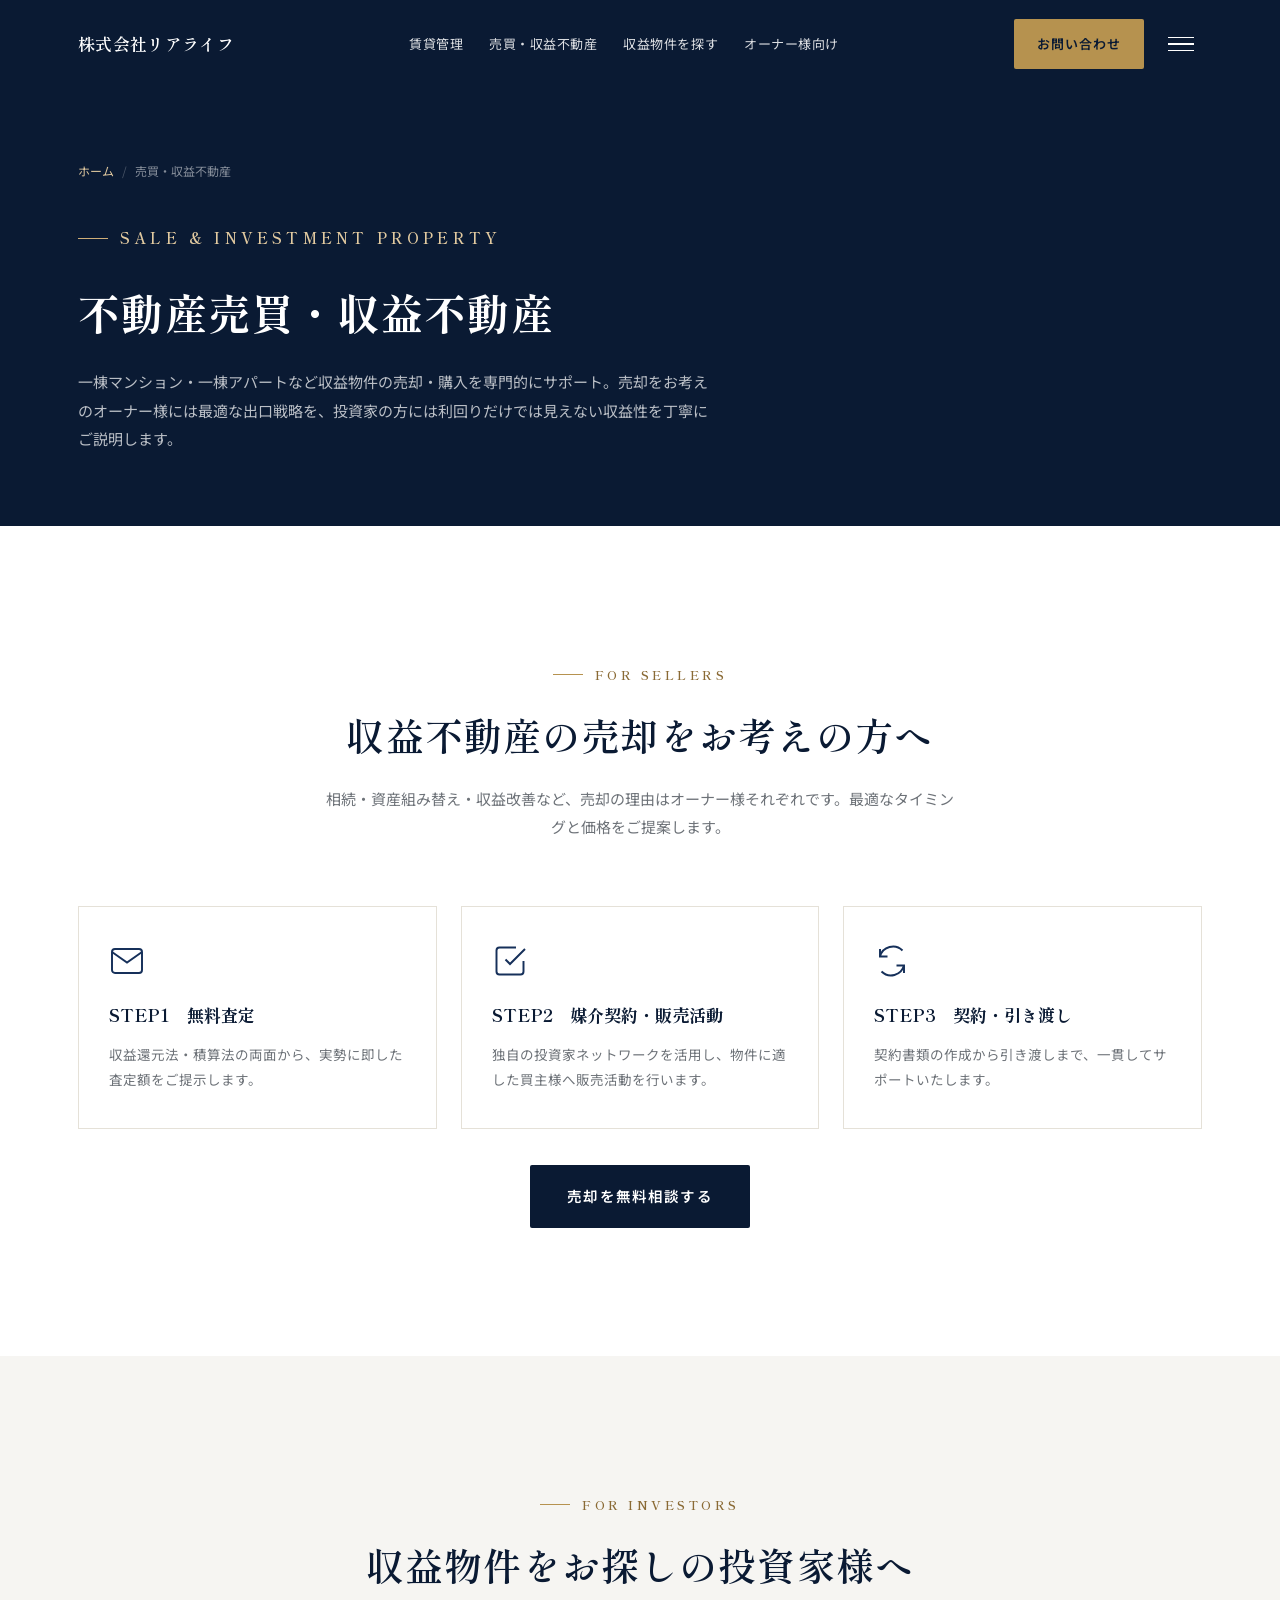
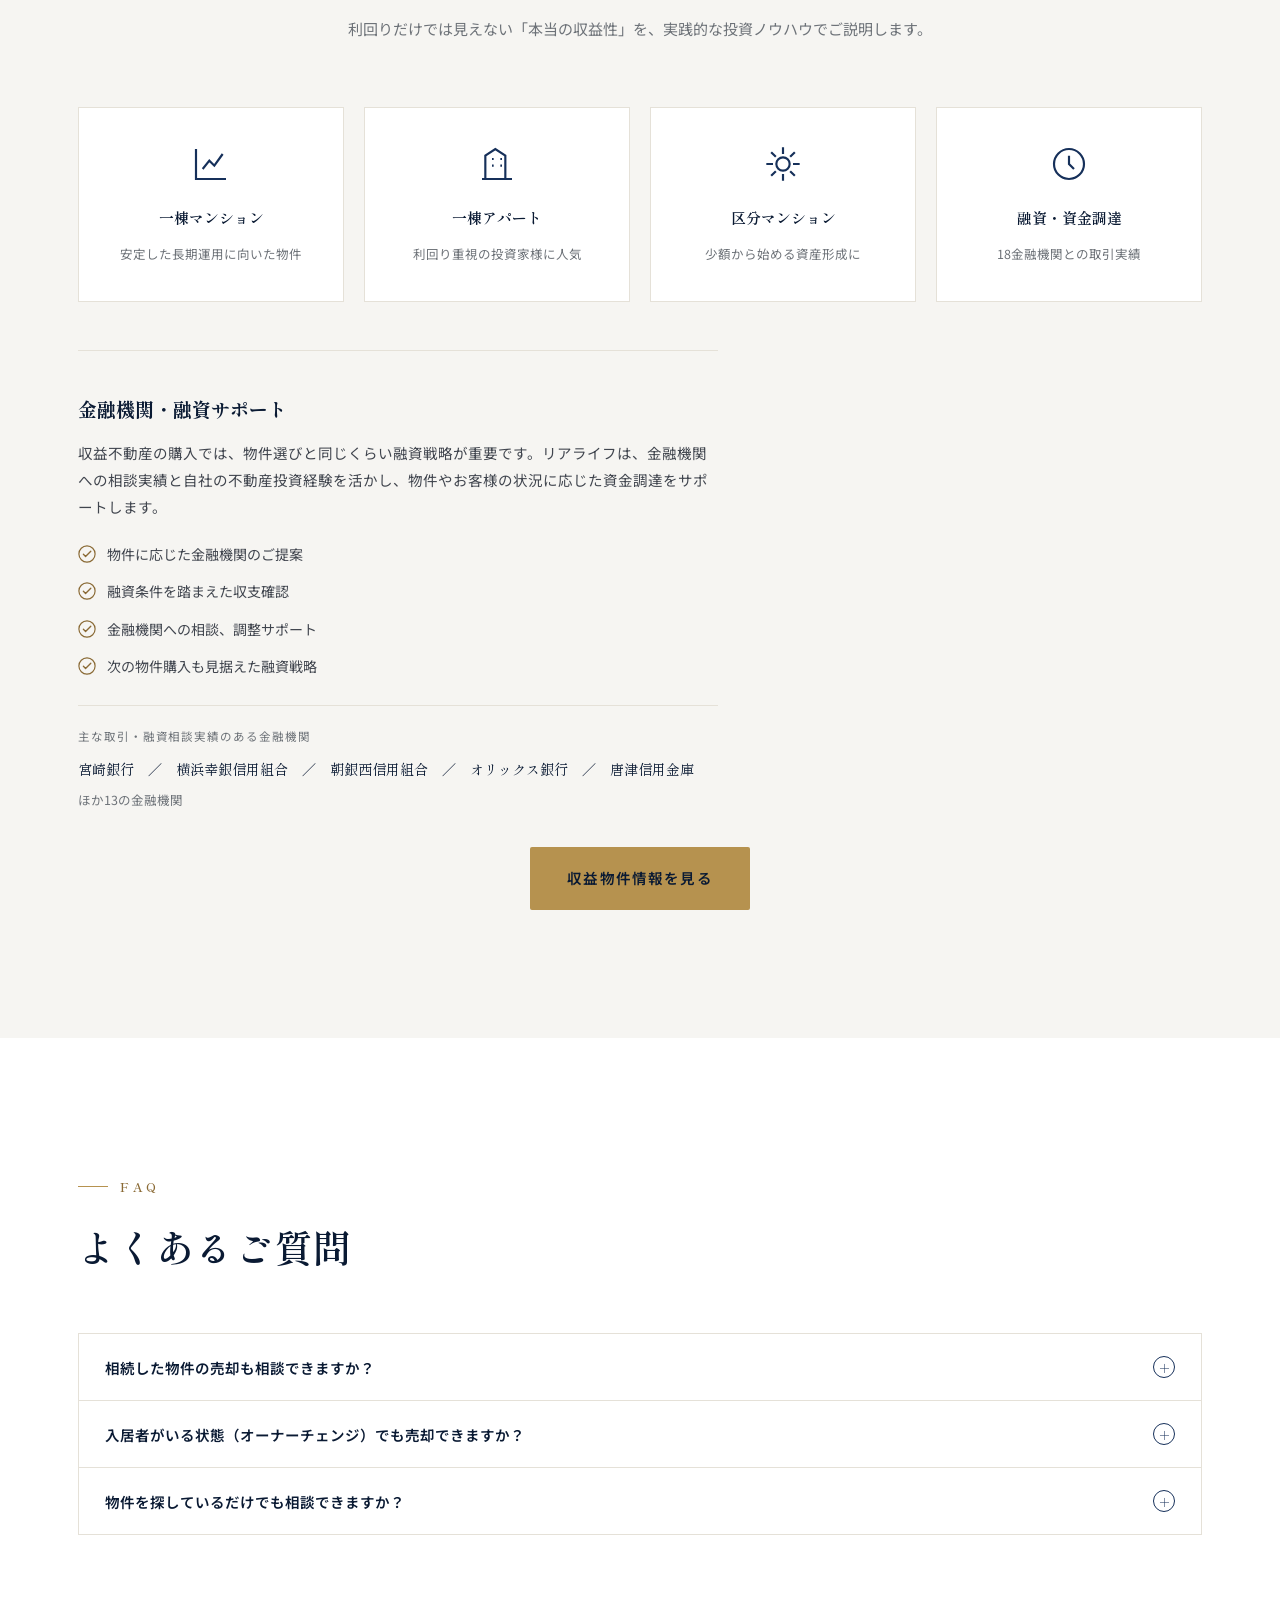
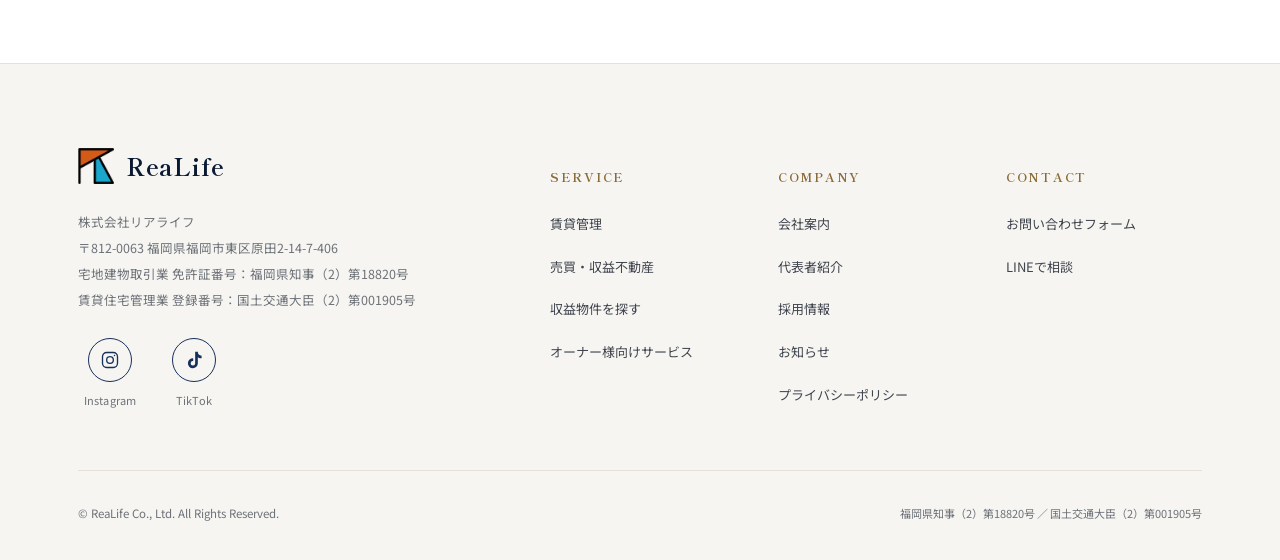
<file: pages/baibai.html>
﻿<!doctype html>
<html lang="ja">
<head>
<meta charset="UTF-8" />
<meta name="viewport" content="width=device-width, initial-scale=1, viewport-fit=cover" />
<title>売買・収益不動産｜株式会社リアライフ｜福岡の収益物件売却</title>
<meta name="description" content="福岡の収益不動産売買なら株式会社リアライフ。一棟マンション・一棟アパートの売却相談、投資家様への物件紹介まで対応します。" />
<link rel="canonical" href="https://realife-group.jp/pages/baibai.html" />

<!-- Open Graph -->
<meta property="og:type" content="website" />
<meta property="og:site_name" content="株式会社リアライフ" />
<meta property="og:title" content="売買・収益不動産｜株式会社リアライフ｜福岡の収益物件売却" />
<meta property="og:description" content="福岡の収益不動産売買なら株式会社リアライフ。一棟マンション・一棟アパートの売却相談、投資家様への物件紹介まで対応します。" />
<meta property="og:url" content="https://realife-group.jp/pages/baibai.html" />
<meta property="og:image" content="https://realife-group.jp/assets/img/ogp-realife.jpg" />
<meta property="og:image:alt" content="株式会社リアライフ" />
<meta property="og:locale" content="ja_JP" />
<meta name="twitter:card" content="summary_large_image" />
<meta name="twitter:title" content="売買・収益不動産｜株式会社リアライフ｜福岡の収益物件売却" />
<meta name="twitter:description" content="福岡の収益不動産売買なら株式会社リアライフ。一棟マンション・一棟アパートの売却相談、投資家様への物件紹介まで対応します。" />
<meta name="twitter:image" content="https://realife-group.jp/assets/img/ogp-realife.jpg" />
<link rel="icon" href="../assets/img/logo-icon.png" type="image/png" />
<meta name="theme-color" content="#eaf6fb" />
<link rel="preconnect" href="https://fonts.googleapis.com" />
<link rel="preconnect" href="https://fonts.gstatic.com" crossorigin />
<link href="https://fonts.googleapis.com/css2?family=Shippori+Mincho:wght@500;600;700&family=Noto+Sans+JP:wght@400;500;600;700&display=swap" rel="stylesheet" />
<link rel="stylesheet" href="../assets/css/style.css?v=3" />
</head>
<body>

<header class="site-header">
  <div class="container">
    <a href="../index.html" class="brand">
      <span class="brand-name">株式会社リアライフ</span>
    </a>

    <nav class="main-nav" aria-label="グローバルナビゲーション">
      <a href="chintai-kanri.html">賃貸管理</a>
      <a href="baibai.html">売買・収益不動産</a>
      <a href="bukken.html">収益物件を探す</a>
      <a href="owner.html">オーナー様向け</a>
    </nav>

    <div class="header-actions">
      <a href="contact.html" class="btn btn-gold btn-sm">お問い合わせ</a>
      <button class="nav-toggle" aria-label="メニューを開く" aria-expanded="false">
        <span></span><span></span><span></span>
      </button>
    </div>
  </div>
</header>

<nav class="mobile-nav" aria-label="モバイルナビゲーション">
  <div class="mobile-nav-groups">
    <div class="mobile-nav-group">
      <p class="mobile-nav-label">サービスを探す</p>
      <ul>
        <li><a href="../index.html#service">サービス紹介</a></li>
        <li><a href="chintai-kanri.html">賃貸管理</a></li>
        <li><a href="baibai.html">売買・収益不動産</a></li>
        <li><a href="bukken.html">収益物件を探す</a></li>
        <li><a href="owner.html">オーナー様向け</a></li>
      </ul>
    </div>
    <div class="mobile-nav-group">
      <p class="mobile-nav-label">リアライフを知る</p>
      <ul>
        <li><a href="company.html">会社案内</a></li>
        <li><a href="president.html">代表者紹介</a></li>
        <li><a href="../index.html#numbers">数字で見るリアライフ</a></li>
        <li><a href="../index.html#about">リアライフについて</a></li>
      </ul>
    </div>
    <div class="mobile-nav-group">
      <p class="mobile-nav-label">その他</p>
      <ul>
        <li><a href="../index.html#voice">オーナー様の声</a></li>
        <li><a href="news.html">お知らせ</a></li>
        <li><a href="recruit.html">採用情報</a></li>
        <li><a href="contact.html">お問い合わせ</a></li>
      </ul>
    </div>
  </div>
</nav>

<main>
  <section class="page-hero">
    <div class="container">
      <nav class="breadcrumb"><a href="../index.html">ホーム</a><span class="sep">/</span><span>売買・収益不動産</span></nav>
      <p class="eyebrow">SALE &amp; INVESTMENT PROPERTY</p>
      <h1>不動産売買・収益不動産</h1>
      <p>一棟マンション・一棟アパートなど収益物件の売却・購入を専門的にサポート。売却をお考えのオーナー様には最適な出口戦略を、投資家の方には利回りだけでは見えない収益性を丁寧にご説明します。</p>
    </div>
  </section>

  <section class="section-pad">
    <div class="container">
      <div class="section-head reveal">
        <p class="eyebrow" style="justify-content:center">FOR SELLERS</p>
        <h2 class="section-title">収益不動産の売却をお考えの方へ</h2>
        <p class="section-lead">相続・資産組み替え・収益改善など、売却の理由はオーナー様それぞれです。最適なタイミングと価格をご提案します。</p>
      </div>
      <div class="results-grid reveal">
        <div class="result-card">
          <div class="icon"><svg viewBox="0 0 24 24" fill="none" stroke="currentColor" stroke-width="1.5"><rect x="2" y="4" width="20" height="16" rx="2"/><path d="m22 6-10 7L2 6"/></svg></div>
          <h4>STEP1　無料査定</h4>
          <p>収益還元法・積算法の両面から、実勢に即した査定額をご提示します。</p>
        </div>
        <div class="result-card">
          <div class="icon"><svg viewBox="0 0 24 24" fill="none" stroke="currentColor" stroke-width="1.5"><path d="M9 11l3 3L22 4"/><path d="M21 12v7a2 2 0 0 1-2 2H5a2 2 0 0 1-2-2V5a2 2 0 0 1 2-2h11"/></svg></div>
          <h4>STEP2　媒介契約・販売活動</h4>
          <p>独自の投資家ネットワークを活用し、物件に適した買主様へ販売活動を行います。</p>
        </div>
        <div class="result-card">
          <div class="icon"><svg viewBox="0 0 24 24" fill="none" stroke="currentColor" stroke-width="1.5"><path d="M4 4v5h5"/><path d="M20 20v-5h-5"/><path d="M4 9a9 9 0 0 1 15-4M20 15a9 9 0 0 1-15 4"/></svg></div>
          <h4>STEP3　契約・引き渡し</h4>
          <p>契約書類の作成から引き渡しまで、一貫してサポートいたします。</p>
        </div>
      </div>
      <div class="news-more reveal">
        <a href="contact.html?type=sale#contact-form" class="btn btn-navy">売却を無料相談する</a>
      </div>
    </div>
  </section>

  <section class="section-pad bg-off">
    <div class="container">
      <div class="section-head reveal">
        <p class="eyebrow" style="justify-content:center">FOR INVESTORS</p>
        <h2 class="section-title">収益物件をお探しの投資家様へ</h2>
        <p class="section-lead">利回りだけでは見えない「本当の収益性」を、実践的な投資ノウハウでご説明します。</p>
      </div>
      <div class="service-grid reveal">
        <div class="service-card">
          <div class="service-icon"><svg viewBox="0 0 24 24" fill="none" stroke="currentColor" stroke-width="1.5"><path d="M3 3v18h18"/><path d="M7 15l4-5 3 3 5-7"/></svg></div>
          <p class="service-name">一棟マンション</p>
          <p class="service-desc">安定した長期運用に向いた物件</p>
        </div>
        <div class="service-card">
          <div class="service-icon"><svg viewBox="0 0 24 24" fill="none" stroke="currentColor" stroke-width="1.5"><path d="M3 21h18M5 21V7l6-4 6 4v14M9 9h1M9 13h1M14 9h1M14 13h1"/></svg></div>
          <p class="service-name">一棟アパート</p>
          <p class="service-desc">利回り重視の投資家様に人気</p>
        </div>
        <div class="service-card">
          <div class="service-icon"><svg viewBox="0 0 24 24" fill="none" stroke="currentColor" stroke-width="1.5"><path d="M12 2v4M12 18v4M4.9 4.9l2.8 2.8M16.3 16.3l2.8 2.8M2 12h4M18 12h4M4.9 19.1l2.8-2.8M16.3 7.7l2.8-2.8"/><circle cx="12" cy="12" r="4"/></svg></div>
          <p class="service-name">区分マンション</p>
          <p class="service-desc">少額から始める資産形成に</p>
        </div>
        <div class="service-card">
          <div class="service-icon"><svg viewBox="0 0 24 24" fill="none" stroke="currentColor" stroke-width="1.5"><circle cx="12" cy="12" r="9"/><path d="M12 7v5l3 3"/></svg></div>
          <p class="service-name">融資・資金調達</p>
          <p class="service-desc">18金融機関との取引実績</p>
        </div>
      </div>
      <div class="finance-support reveal">
        <h3>金融機関・融資サポート</h3>
        <p>収益不動産の購入では、物件選びと同じくらい融資戦略が重要です。リアライフは、金融機関への相談実績と自社の不動産投資経験を活かし、物件やお客様の状況に応じた資金調達をサポートします。</p>
        <ul class="cp-points">
          <li><svg class="cp-check" viewBox="0 0 20 20" aria-hidden="true"><circle cx="10" cy="10" r="9" fill="none" stroke="currentColor" stroke-width="1.3"/><path d="M6 10.3l2.4 2.4L14.2 7" fill="none" stroke="currentColor" stroke-width="1.5" stroke-linecap="round" stroke-linejoin="round"/></svg>物件に応じた金融機関のご提案</li>
          <li><svg class="cp-check" viewBox="0 0 20 20" aria-hidden="true"><circle cx="10" cy="10" r="9" fill="none" stroke="currentColor" stroke-width="1.3"/><path d="M6 10.3l2.4 2.4L14.2 7" fill="none" stroke="currentColor" stroke-width="1.5" stroke-linecap="round" stroke-linejoin="round"/></svg>融資条件を踏まえた収支確認</li>
          <li><svg class="cp-check" viewBox="0 0 20 20" aria-hidden="true"><circle cx="10" cy="10" r="9" fill="none" stroke="currentColor" stroke-width="1.3"/><path d="M6 10.3l2.4 2.4L14.2 7" fill="none" stroke="currentColor" stroke-width="1.5" stroke-linecap="round" stroke-linejoin="round"/></svg>金融機関への相談、調整サポート</li>
          <li><svg class="cp-check" viewBox="0 0 20 20" aria-hidden="true"><circle cx="10" cy="10" r="9" fill="none" stroke="currentColor" stroke-width="1.3"/><path d="M6 10.3l2.4 2.4L14.2 7" fill="none" stroke="currentColor" stroke-width="1.5" stroke-linecap="round" stroke-linejoin="round"/></svg>次の物件購入も見据えた融資戦略</li>
        </ul>
        <div class="finance-banks">
          <p class="finance-banks-label">主な取引・融資相談実績のある金融機関</p>
          <p class="finance-banks-list"><span>宮崎銀行</span>　／　<span>横浜幸銀信用組合</span>　／　<span>朝銀西信用組合</span>　／　<span>オリックス銀行</span>　／　<span>唐津信用金庫</span></p>
          <p class="finance-banks-more">ほか13の金融機関</p>
        </div>
      </div>
      <div class="news-more reveal">
        <a href="bukken.html" class="btn btn-gold">収益物件情報を見る</a>
      </div>
    </div>
  </section>

  <section class="section-pad">
    <div class="container">
      <div class="section-head left reveal">
        <p class="eyebrow">FAQ</p>
        <h2 class="section-title" style="text-align:left">よくあるご質問</h2>
      </div>
      <div class="faq-list reveal">
        <div class="faq-item">
          <button class="faq-q"><span>相続した物件の売却も相談できますか？</span><span class="mark">＋</span></button>
          <div class="faq-a"><div class="faq-a-inner">はい、相続に伴う不動産の売却相談を多数お受けしています。税理士・司法書士とも連携し、スムーズな売却をサポートします。</div></div>
        </div>
        <div class="faq-item">
          <button class="faq-q"><span>入居者がいる状態（オーナーチェンジ）でも売却できますか？</span><span class="mark">＋</span></button>
          <div class="faq-a"><div class="faq-a-inner">可能です。オーナーチェンジ物件として、収益還元価格を基準に査定・販売活動を行います。</div></div>
        </div>
        <div class="faq-item">
          <button class="faq-q"><span>物件を探しているだけでも相談できますか？</span><span class="mark">＋</span></button>
          <div class="faq-a"><div class="faq-a-inner">もちろんです。条件に近い新着物件が出た際にご連絡することも可能です。お気軽にお問い合わせください。</div></div>
        </div>
      </div>
    </div>
  </section>
</main>

<footer class="site-footer">
  <div class="container">
    <div class="footer-top">
      <div class="footer-brand reveal">
        <div class="brand" style="margin-bottom:4px;">
          <img src="../assets/img/logo-icon.png" alt="株式会社リアライフ" class="brand-logo" width="40" height="40" />
          <span class="brand-mark">ReaLife</span>
        </div>
        <p>
          株式会社リアライフ<br />
          〒812-0063 福岡県福岡市東区原田2-14-7-406<br />
          宅地建物取引業 免許証番号：福岡県知事（2）第18820号<br />
          賃貸住宅管理業 登録番号：国土交通大臣（2）第001905号
        </p>
        <div class="footer-social">
          <a href="https://www.instagram.com/realife_group/" target="_blank" rel="noopener noreferrer" class="footer-social-link" aria-label="Instagram（外部サイトが新しいタブで開きます）">
            <span class="footer-social-icon">
              <svg viewBox="0 0 24 24" fill="none" stroke="currentColor" stroke-width="1.6" aria-hidden="true">
                <rect x="3" y="3" width="18" height="18" rx="5"/>
                <circle cx="12" cy="12" r="4"/>
                <circle cx="17.4" cy="6.6" r="0.9" fill="currentColor" stroke="none"/>
              </svg>
            </span>
            <span class="footer-social-label">Instagram</span>
          </a>
          <a href="https://www.tiktok.com/@realife_hukuoka" target="_blank" rel="noopener noreferrer" class="footer-social-link" aria-label="TikTok（外部サイトが新しいタブで開きます）">
            <span class="footer-social-icon">
              <svg viewBox="0 0 24 24" fill="currentColor" aria-hidden="true">
                <path d="M16.6 2h-3.2v13.9a2.7 2.7 0 1 1-2.35-2.68v-3.25a5.95 5.95 0 1 0 5.55 5.93V8.62a7.9 7.9 0 0 0 4.5 1.4V6.77a4.72 4.72 0 0 1-4.5-4.77Z"/>
              </svg>
            </span>
            <span class="footer-social-label">TikTok</span>
          </a>
        </div>
      </div>

      <div class="footer-cols">
        <div class="footer-col reveal">
          <h5>SERVICE</h5>
          <ul>
            <li><a href="chintai-kanri.html">賃貸管理</a></li>
            <li><a href="baibai.html">売買・収益不動産</a></li>
            <li><a href="bukken.html">収益物件を探す</a></li>
            <li><a href="owner.html">オーナー様向けサービス</a></li>
          </ul>
        </div>
        <div class="footer-col reveal">
          <h5>COMPANY</h5>
          <ul>
            <li><a href="company.html">会社案内</a></li>
            <li><a href="president.html">代表者紹介</a></li>
            <li><a href="recruit.html">採用情報</a></li>
            <li><a href="news.html">お知らせ</a></li>
            <li><a href="privacy.html">プライバシーポリシー</a></li>
          </ul>
        </div>
        <div class="footer-col reveal">
          <h5>CONTACT</h5>
          <ul>
            <li><a href="contact.html">お問い合わせフォーム</a></li>
            <li><a href="https://lin.ee/W5oG8Or" target="_blank" rel="noopener noreferrer">LINEで相談</a></li>
          </ul>
        </div>
      </div>
    </div>

    <div class="footer-bottom">
      <span>© ReaLife Co., Ltd. All Rights Reserved.</span>
      <span class="footer-license">福岡県知事（2）第18820号 ／ 国土交通大臣（2）第001905号</span>
    </div>
  </div>
</footer>

<div class="mobile-cta-bar" aria-label="お問い合わせクイックメニュー">
  <a href="https://lin.ee/W5oG8Or" class="cta-line" target="_blank" rel="noopener noreferrer">
    <svg viewBox="0 0 24 24" fill="currentColor"><path d="M12 2C6.48 2 2 5.94 2 10.8c0 2.8 1.55 5.28 3.97 6.9-.13.98-.5 2.36-1.15 3.6-.1.2.09.42.3.36 1.98-.55 3.5-1.32 4.32-1.82.83.16 1.7.24 2.56.24 5.52 0 10-3.94 10-8.8S17.52 2 12 2Z"/></svg>
    LINE相談
  </a>
  <a href="tel:0927105982" class="cta-tel">
    <svg viewBox="0 0 24 24" fill="none" stroke="currentColor" stroke-width="1.6"><path d="M22 16.92v3a2 2 0 0 1-2.18 2 19.79 19.79 0 0 1-8.63-3.07 19.5 19.5 0 0 1-6-6 19.79 19.79 0 0 1-3.07-8.67A2 2 0 0 1 4.11 2h3a2 2 0 0 1 2 1.72c.13.98.36 1.94.68 2.86a2 2 0 0 1-.45 2.11L8.09 9.91a16 16 0 0 0 6 6l1.22-1.22a2 2 0 0 1 2.11-.45c.92.32 1.88.55 2.86.68A2 2 0 0 1 22 16.92Z"/></svg>
    電話する
  </a>
  <a href="contact.html" class="cta-form">
    <svg viewBox="0 0 24 24" fill="none" stroke="currentColor" stroke-width="1.6"><rect x="2" y="4" width="20" height="16" rx="2"/><path d="m22 6-10 7L2 6"/></svg>
    問い合わせ
  </a>
</div>

<button class="to-top" aria-label="ページの先頭へ戻る">
  <svg viewBox="0 0 24 24" fill="none" stroke="currentColor" stroke-width="2"><path d="M18 15l-6-6-6 6"/></svg>
</button>

<script src="../assets/js/main.js?v=2"></script>
</body>
</html>
</file>
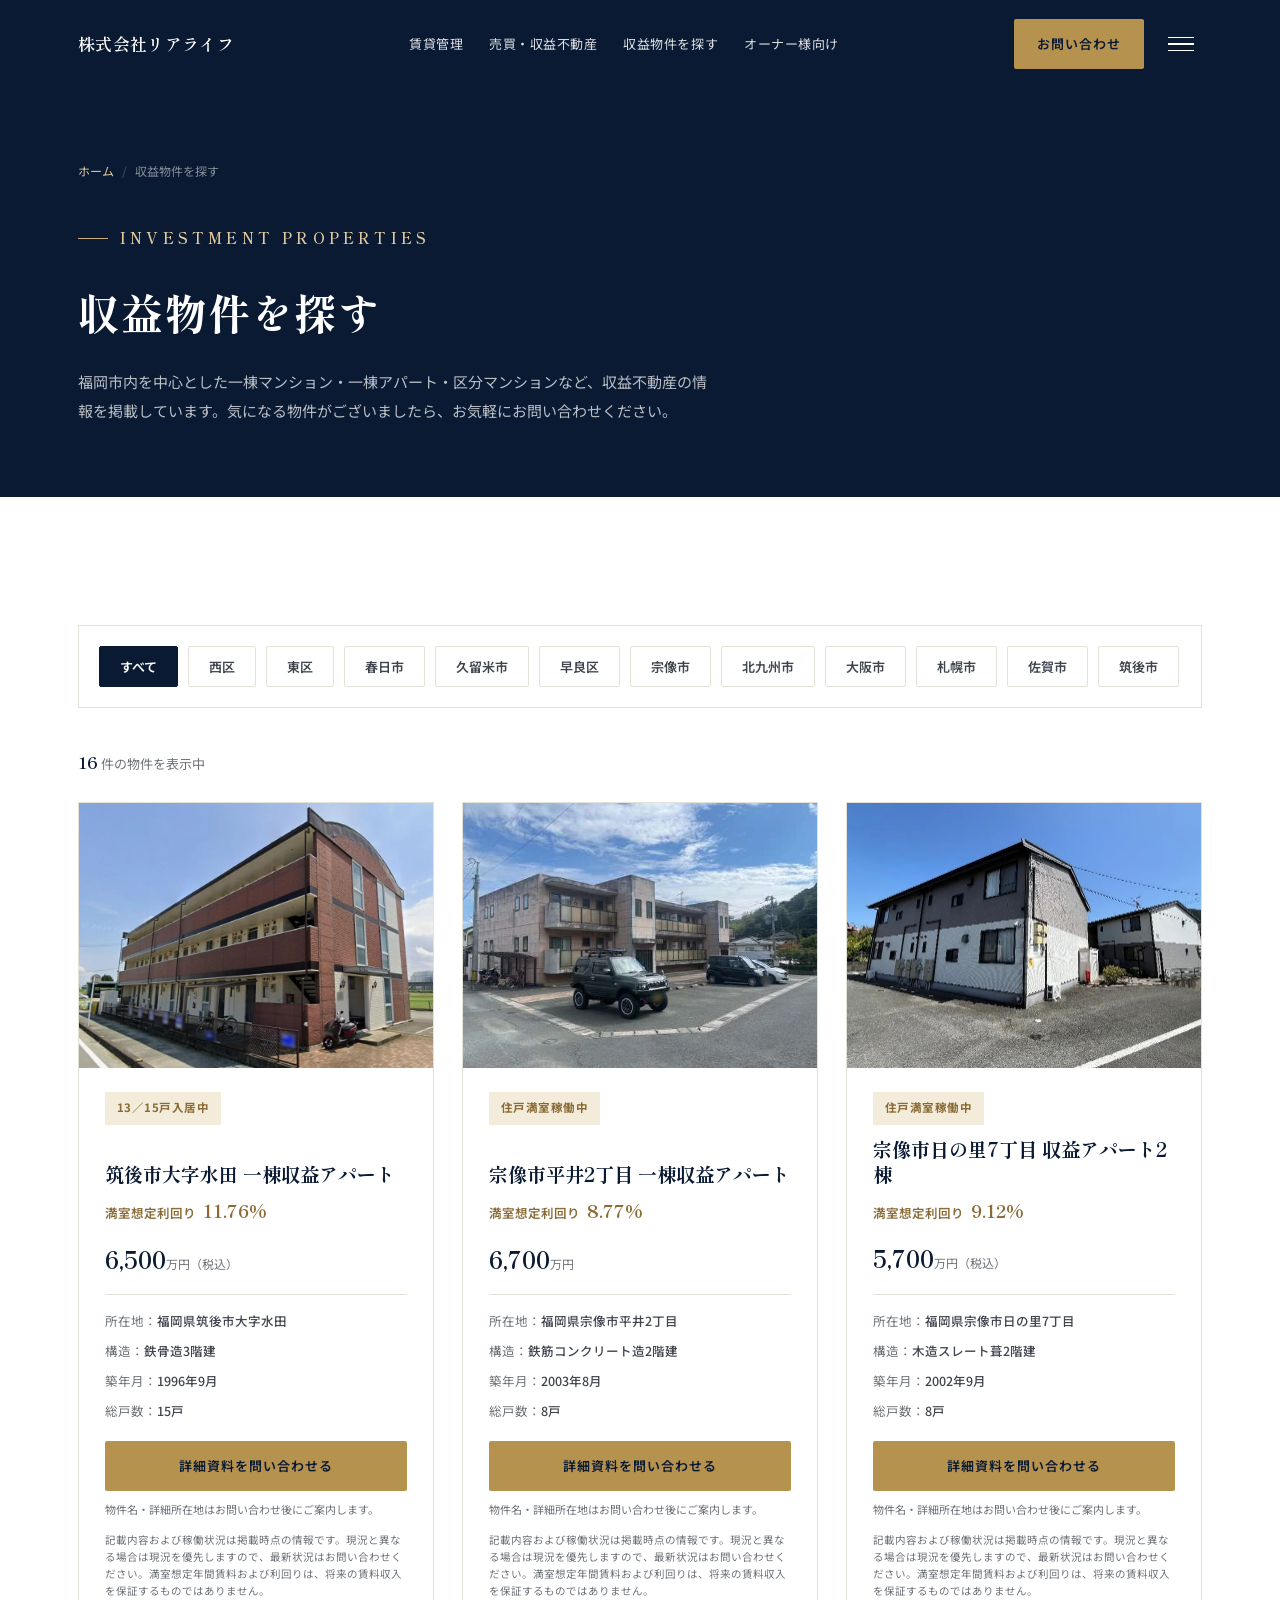
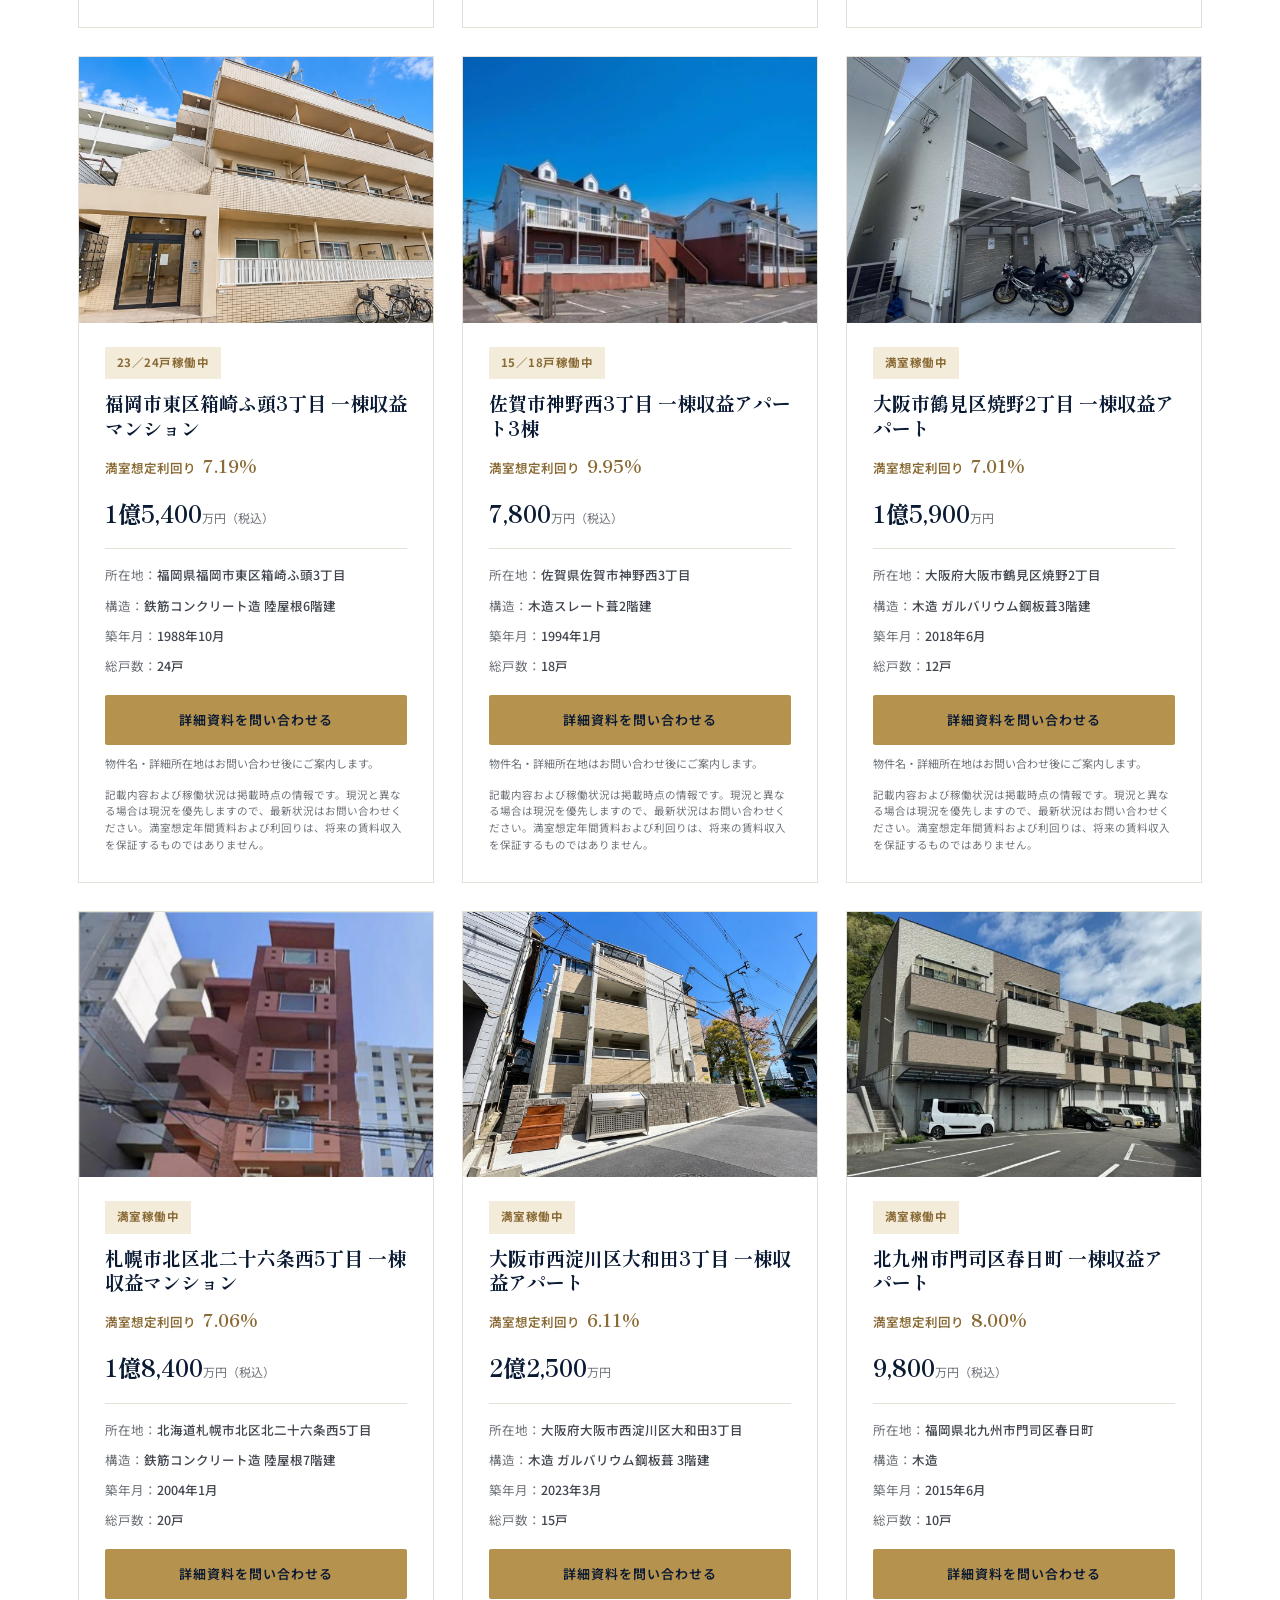
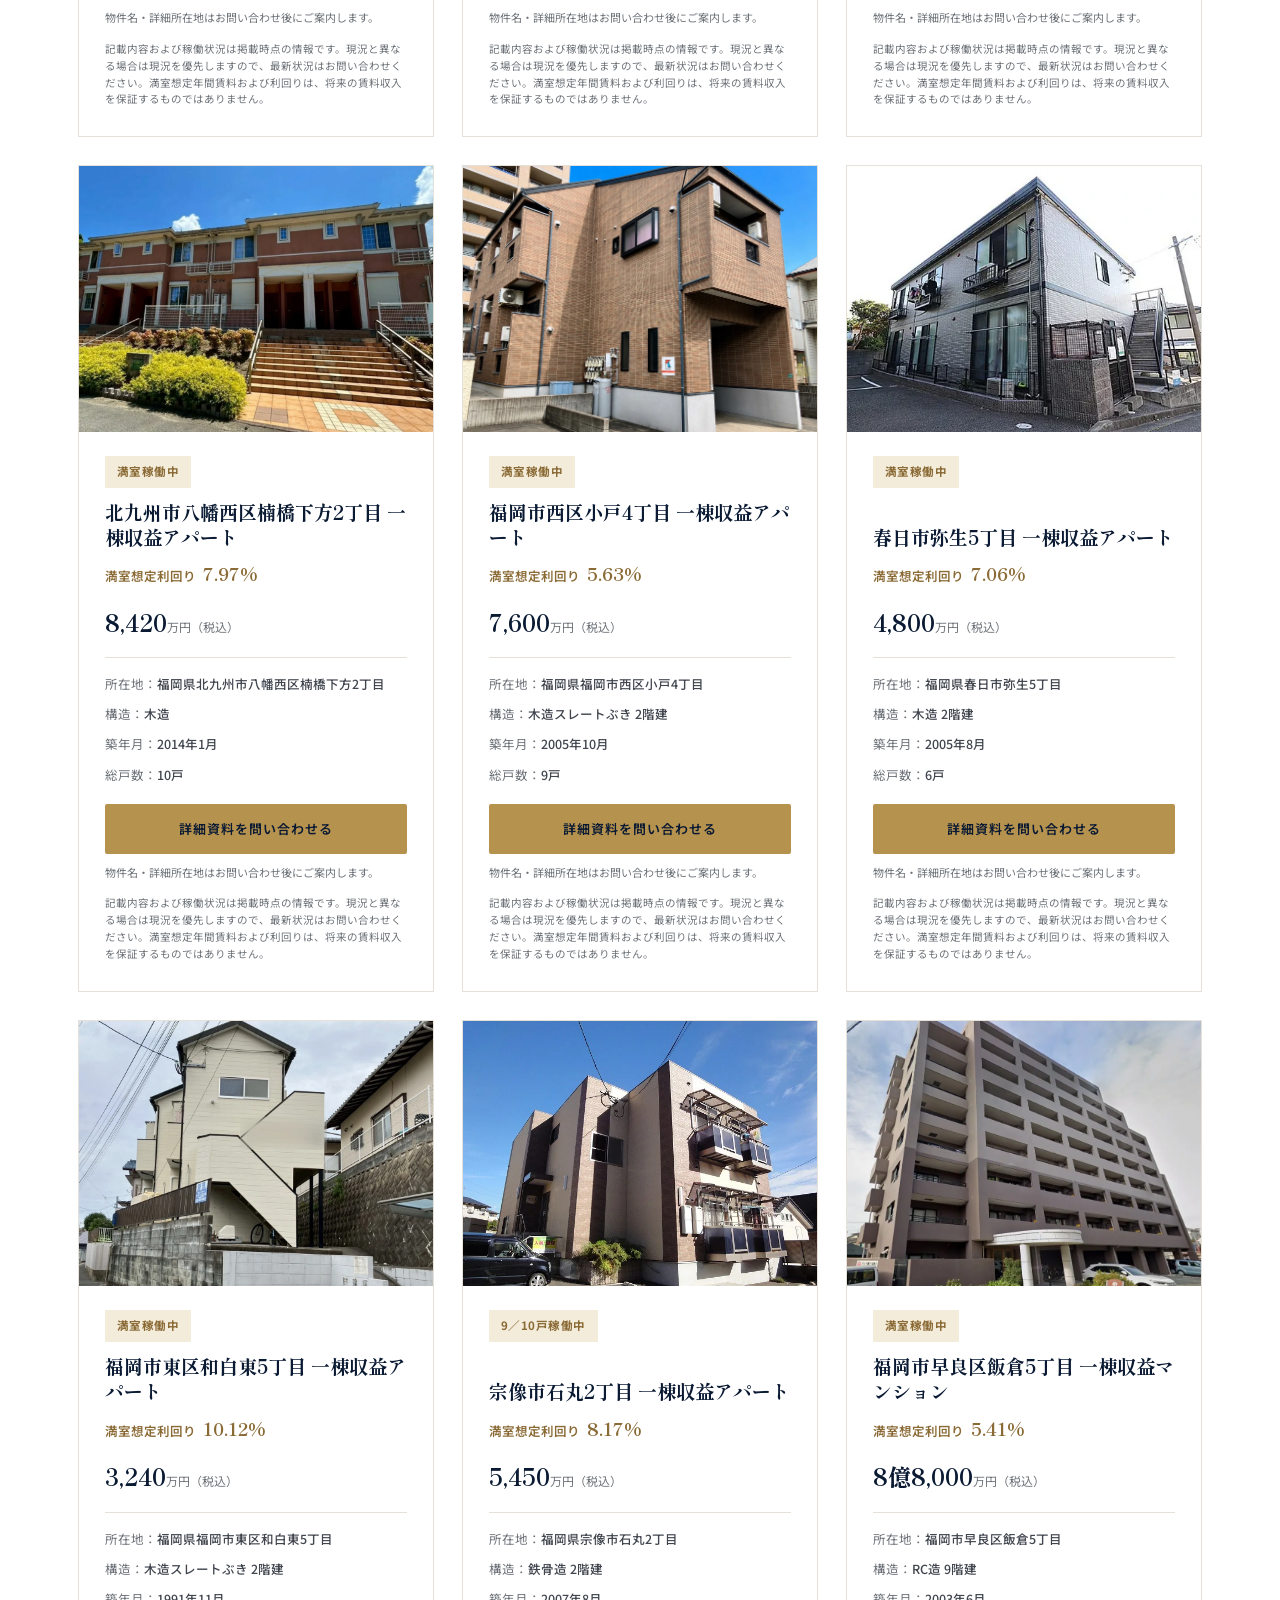
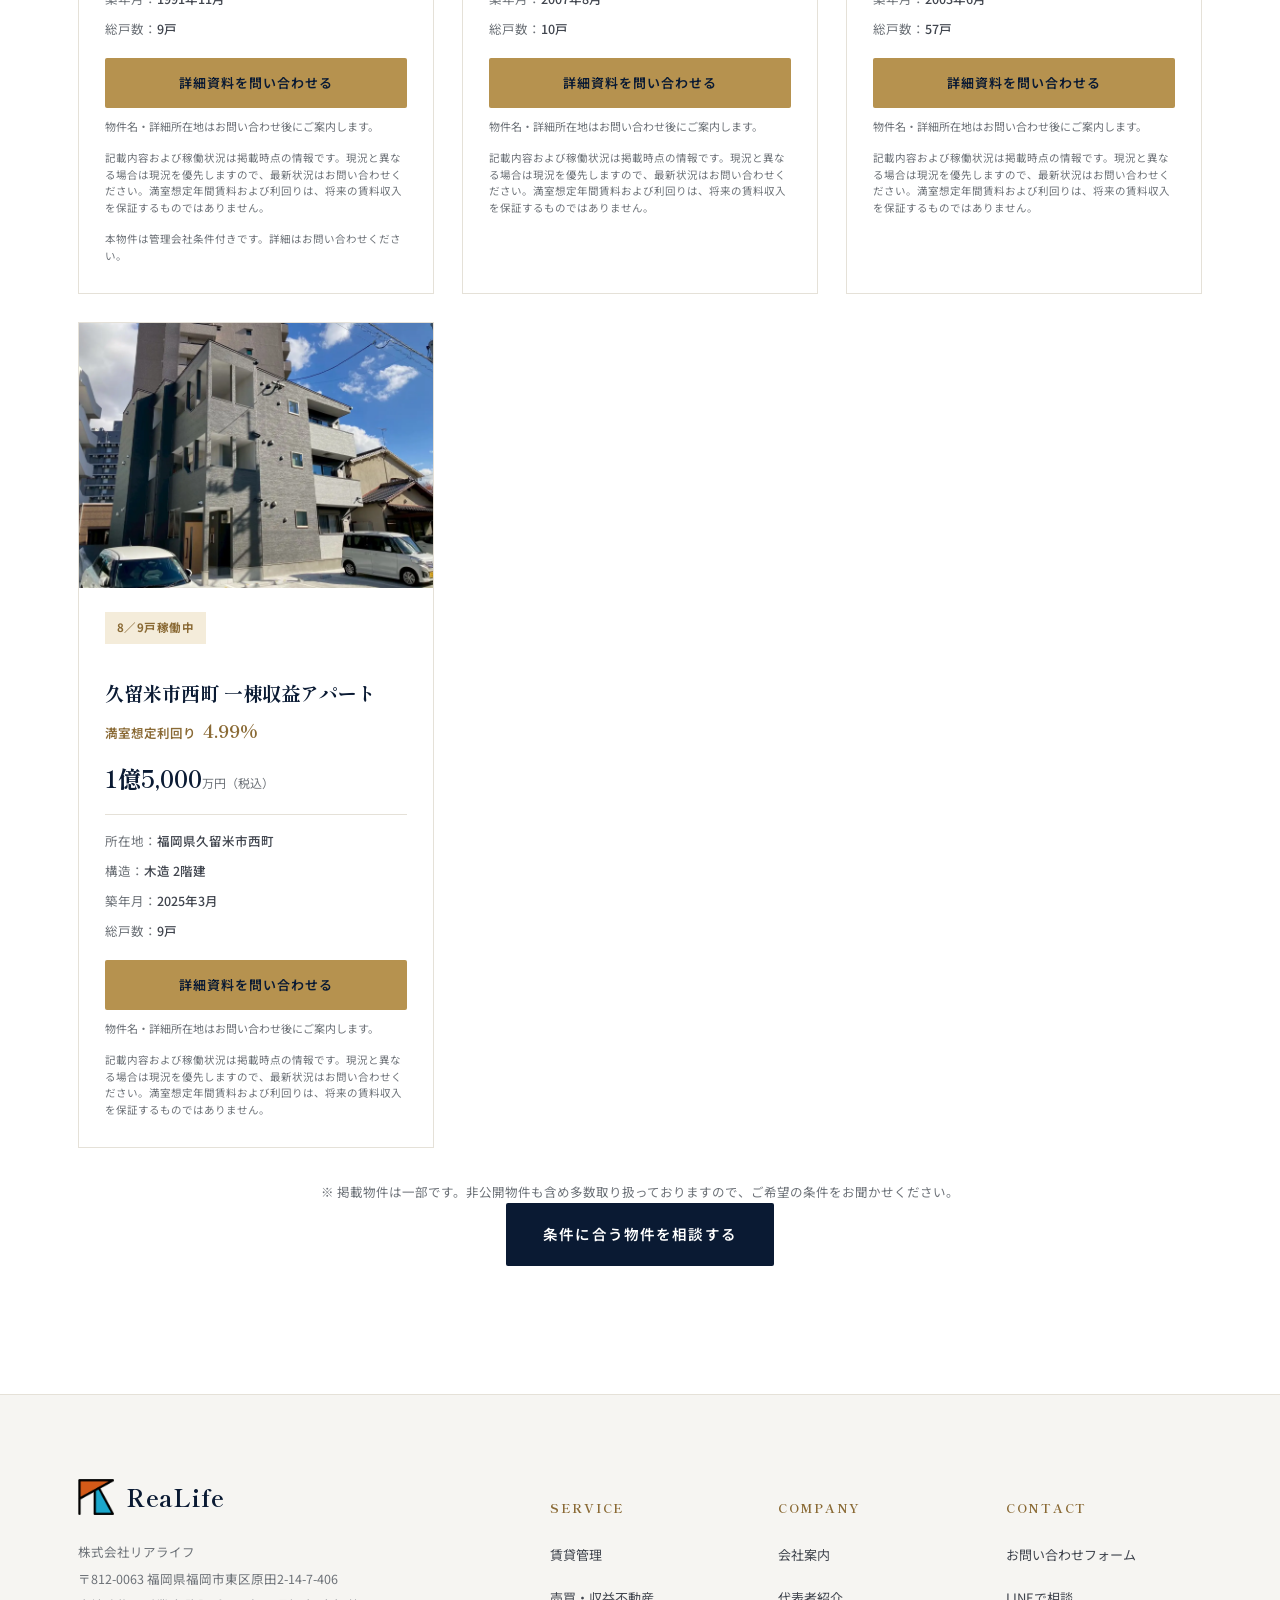
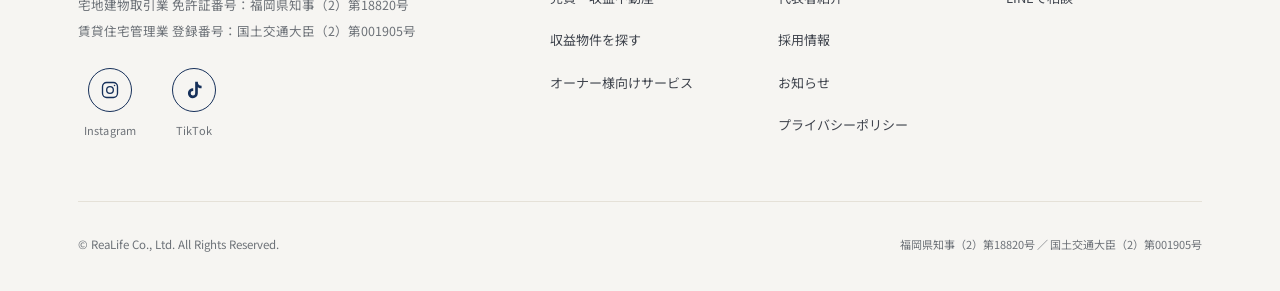
<file: pages/bukken.html>
﻿<!doctype html>
<html lang="ja">
<head>
<meta charset="UTF-8" />
<meta name="viewport" content="width=device-width, initial-scale=1, viewport-fit=cover" />
<title>収益物件を探す｜株式会社リアライフ｜福岡の収益物件</title>
<meta name="description" content="福岡市内の収益物件情報を掲載。一棟マンション・一棟アパート・区分マンションなど、株式会社リアライフが取り扱う収益不動産をご紹介します。" />
<link rel="canonical" href="https://realife-group.jp/pages/bukken.html" />

<!-- Open Graph -->
<meta property="og:type" content="website" />
<meta property="og:site_name" content="株式会社リアライフ" />
<meta property="og:title" content="収益物件を探す｜株式会社リアライフ｜福岡の収益物件" />
<meta property="og:description" content="福岡市内の収益物件情報を掲載。一棟マンション・一棟アパート・区分マンションなど、株式会社リアライフが取り扱う収益不動産をご紹介します。" />
<meta property="og:url" content="https://realife-group.jp/pages/bukken.html" />
<meta property="og:image" content="https://realife-group.jp/assets/img/ogp-realife.jpg" />
<meta property="og:image:alt" content="株式会社リアライフ" />
<meta property="og:locale" content="ja_JP" />
<meta name="twitter:card" content="summary_large_image" />
<meta name="twitter:title" content="収益物件を探す｜株式会社リアライフ｜福岡の収益物件" />
<meta name="twitter:description" content="福岡市内の収益物件情報を掲載。一棟マンション・一棟アパート・区分マンションなど、株式会社リアライフが取り扱う収益不動産をご紹介します。" />
<meta name="twitter:image" content="https://realife-group.jp/assets/img/ogp-realife.jpg" />
<link rel="icon" href="../assets/img/logo-icon.png" type="image/png" />
<meta name="theme-color" content="#eaf6fb" />
<link rel="preconnect" href="https://fonts.googleapis.com" />
<link rel="preconnect" href="https://fonts.gstatic.com" crossorigin />
<link href="https://fonts.googleapis.com/css2?family=Shippori+Mincho:wght@500;600;700&family=Noto+Sans+JP:wght@400;500;600;700&display=swap" rel="stylesheet" />
<link rel="stylesheet" href="../assets/css/style.css?v=7" />
</head>
<body>

<header class="site-header">
  <div class="container">
    <a href="../index.html" class="brand">
      <span class="brand-name">株式会社リアライフ</span>
    </a>

    <nav class="main-nav" aria-label="グローバルナビゲーション">
      <a href="chintai-kanri.html">賃貸管理</a>
      <a href="baibai.html">売買・収益不動産</a>
      <a href="bukken.html">収益物件を探す</a>
      <a href="owner.html">オーナー様向け</a>
    </nav>

    <div class="header-actions">
      <a href="contact.html" class="btn btn-gold btn-sm">お問い合わせ</a>
      <button class="nav-toggle" aria-label="メニューを開く" aria-expanded="false">
        <span></span><span></span><span></span>
      </button>
    </div>
  </div>
</header>

<nav class="mobile-nav" aria-label="モバイルナビゲーション">
  <div class="mobile-nav-groups">
    <div class="mobile-nav-group">
      <p class="mobile-nav-label">サービスを探す</p>
      <ul>
        <li><a href="../index.html#service">サービス紹介</a></li>
        <li><a href="chintai-kanri.html">賃貸管理</a></li>
        <li><a href="baibai.html">売買・収益不動産</a></li>
        <li><a href="bukken.html">収益物件を探す</a></li>
        <li><a href="owner.html">オーナー様向け</a></li>
      </ul>
    </div>
    <div class="mobile-nav-group">
      <p class="mobile-nav-label">リアライフを知る</p>
      <ul>
        <li><a href="company.html">会社案内</a></li>
        <li><a href="president.html">代表者紹介</a></li>
        <li><a href="../index.html#numbers">数字で見るリアライフ</a></li>
        <li><a href="../index.html#about">リアライフについて</a></li>
      </ul>
    </div>
    <div class="mobile-nav-group">
      <p class="mobile-nav-label">その他</p>
      <ul>
        <li><a href="../index.html#voice">オーナー様の声</a></li>
        <li><a href="news.html">お知らせ</a></li>
        <li><a href="recruit.html">採用情報</a></li>
        <li><a href="contact.html">お問い合わせ</a></li>
      </ul>
    </div>
  </div>
</nav>

<main>
  <section class="page-hero">
    <div class="container">
      <nav class="breadcrumb"><a href="../index.html">ホーム</a><span class="sep">/</span><span>収益物件を探す</span></nav>
      <p class="eyebrow">INVESTMENT PROPERTIES</p>
      <h1>収益物件を探す</h1>
      <p>福岡市内を中心とした一棟マンション・一棟アパート・区分マンションなど、収益不動産の情報を掲載しています。気になる物件がございましたら、お気軽にお問い合わせください。</p>
    </div>
  </section>

  <section class="section-pad">
    <div class="container">
      <div class="bukken-toolbar reveal" role="group" aria-label="エリアで絞り込み">
        <button class="is-active" data-area="all">すべて</button>
        <button data-area="西区">西区</button>
        <button data-area="東区">東区</button>
        <button data-area="春日市">春日市</button>
        <button data-area="久留米市">久留米市</button>
        <button data-area="早良区">早良区</button>
        <button data-area="宗像市">宗像市</button>
        <button data-area="北九州市">北九州市</button>
        <button data-area="大阪市">大阪市</button>
        <button data-area="札幌市">札幌市</button>
        <button data-area="佐賀市">佐賀市</button>
        <button data-area="筑後市">筑後市</button>
      </div>
      <p class="bukken-count reveal"><strong>16</strong> 件の物件を表示中</p>

      <div class="bukken-grid">
        <!-- ▼▼▼ 実在物件（正式公開後もそのまま維持） ▼▼▼
             物件名・番地はサイト上に一切表示しないこと。 -->
        <!-- 新規物件の追加方法：<article> に data-published="YYYY-MM-DD"（公開日・日本時間）を付けて追加。
             新しい順の並び替えと「新着物件」表示（公開から30日以内のみ）は main.js が自動で行います。 -->
        <article class="property-card reveal" data-area="筑後市" id="property-chikugo-mizuta" data-published="2026-10-29">
          <div class="property-photo">
            <img
              src="../assets/img/property-chikugo-mizuta.webp"
              alt="筑後市大字水田 一棟収益アパート"
              width="880"
              height="660"
              loading="lazy"
            />
          </div>
          <div class="property-body">
            <div class="property-badges">
              <span class="property-new">新着物件</span>
              <span class="property-status">13／15戸入居中</span>
            </div>
            <p class="property-name">筑後市大字水田 一棟収益アパート</p>
            <p class="property-yield-inline">満室想定利回り <strong>11.76%</strong></p>
            <div class="property-price">6,500<small>万円（税込）</small></div>
            <div class="property-meta">
              <span>所在地：<strong>福岡県筑後市大字水田</strong></span>
              <span>構造：<strong>鉄骨造3階建</strong></span>
              <span>築年月：<strong>1996年9月</strong></span>
              <span>総戸数：<strong>15戸</strong></span>
            </div>
            <a href="contact.html?type=sale&amp;property=chikugo-mizuta#contact-form" class="btn btn-gold btn-sm btn-block property-cta">詳細資料を問い合わせる</a>
            <p class="property-note">物件名・詳細所在地はお問い合わせ後にご案内します。</p>
            <p class="property-disclaimer">記載内容および稼働状況は掲載時点の情報です。現況と異なる場合は現況を優先しますので、最新状況はお問い合わせください。満室想定年間賃料および利回りは、将来の賃料収入を保証するものではありません。</p>
          </div>
        </article>

        <article class="property-card reveal" data-area="宗像市" id="property-munakata-hirai" data-published="2026-10-29">
          <div class="property-photo">
            <img
              src="../assets/img/property-munakata-hirai.webp"
              alt="宗像市平井2丁目 一棟収益アパート"
              width="480"
              height="360"
              loading="lazy"
            />
          </div>
          <div class="property-body">
            <div class="property-badges">
              <span class="property-new">新着物件</span>
              <span class="property-status">住戸満室稼働中</span>
            </div>
            <p class="property-name">宗像市平井2丁目 一棟収益アパート</p>
            <p class="property-yield-inline">満室想定利回り <strong>8.77%</strong></p>
            <div class="property-price">6,700<small>万円</small></div>
            <div class="property-meta">
              <span>所在地：<strong>福岡県宗像市平井2丁目</strong></span>
              <span>構造：<strong>鉄筋コンクリート造2階建</strong></span>
              <span>築年月：<strong>2003年8月</strong></span>
              <span>総戸数：<strong>8戸</strong></span>
            </div>
            <a href="contact.html?type=sale&amp;property=munakata-hirai#contact-form" class="btn btn-gold btn-sm btn-block property-cta">詳細資料を問い合わせる</a>
            <p class="property-note">物件名・詳細所在地はお問い合わせ後にご案内します。</p>
            <p class="property-disclaimer">記載内容および稼働状況は掲載時点の情報です。現況と異なる場合は現況を優先しますので、最新状況はお問い合わせください。満室想定年間賃料および利回りは、将来の賃料収入を保証するものではありません。</p>
          </div>
        </article>

        <article class="property-card reveal" data-area="宗像市" id="property-munakata-hinosato" data-published="2026-10-29">
          <div class="property-photo">
            <img
              src="../assets/img/property-munakata-hinosato.webp"
              alt="宗像市日の里7丁目 収益アパート2棟"
              width="708"
              height="531"
              loading="lazy"
            />
          </div>
          <div class="property-body">
            <div class="property-badges">
              <span class="property-new">新着物件</span>
              <span class="property-status">住戸満室稼働中</span>
            </div>
            <p class="property-name">宗像市日の里7丁目 収益アパート2棟</p>
            <p class="property-yield-inline">満室想定利回り <strong>9.12%</strong></p>
            <div class="property-price">5,700<small>万円（税込）</small></div>
            <div class="property-meta">
              <span>所在地：<strong>福岡県宗像市日の里7丁目</strong></span>
              <span>構造：<strong>木造スレート葺2階建</strong></span>
              <span>築年月：<strong>2002年9月</strong></span>
              <span>総戸数：<strong>8戸</strong></span>
            </div>
            <a href="contact.html?type=sale&amp;property=munakata-hinosato#contact-form" class="btn btn-gold btn-sm btn-block property-cta">詳細資料を問い合わせる</a>
            <p class="property-note">物件名・詳細所在地はお問い合わせ後にご案内します。</p>
            <p class="property-disclaimer">記載内容および稼働状況は掲載時点の情報です。現況と異なる場合は現況を優先しますので、最新状況はお問い合わせください。満室想定年間賃料および利回りは、将来の賃料収入を保証するものではありません。</p>
          </div>
        </article>

        <article class="property-card reveal" data-area="東区" id="property-fukuoka-hakozaki" data-published="2026-10-14">
          <div class="property-photo">
            <img
              src="../assets/img/property-fukuoka-hakozakifuto.webp"
              alt="福岡市東区箱崎ふ頭3丁目 一棟収益マンション"
              width="1160"
              height="870"
              loading="lazy"
            />
          </div>
          <div class="property-body">
            <div class="property-badges">
              <span class="property-new">新着物件</span>
              <span class="property-status">23／24戸稼働中</span>
            </div>
            <p class="property-name">福岡市東区箱崎ふ頭3丁目 一棟収益マンション</p>
            <p class="property-yield-inline">満室想定利回り <strong>7.19%</strong></p>
            <div class="property-price">1億5,400<small>万円（税込）</small></div>
            <div class="property-meta">
              <span>所在地：<strong>福岡県福岡市東区箱崎ふ頭3丁目</strong></span>
              <span>構造：<strong>鉄筋コンクリート造 陸屋根6階建</strong></span>
              <span>築年月：<strong>1988年10月</strong></span>
              <span>総戸数：<strong>24戸</strong></span>
            </div>
            <a href="contact.html?type=sale&amp;property=fukuoka-hakozaki#contact-form" class="btn btn-gold btn-sm btn-block property-cta">詳細資料を問い合わせる</a>
            <p class="property-note">物件名・詳細所在地はお問い合わせ後にご案内します。</p>
            <p class="property-disclaimer">記載内容および稼働状況は掲載時点の情報です。現況と異なる場合は現況を優先しますので、最新状況はお問い合わせください。満室想定年間賃料および利回りは、将来の賃料収入を保証するものではありません。</p>
          </div>
        </article>

        <article class="property-card reveal" data-area="佐賀市" id="property-saga-kanno" data-published="2026-10-14">
          <div class="property-photo">
            <img
              src="../assets/img/property-saga-kanno.webp"
              alt="佐賀県佐賀市神野西3丁目の一棟収益アパート3棟外観"
              width="392"
              height="294"
              loading="lazy"
            />
          </div>
          <div class="property-body">
            <div class="property-badges">
              <span class="property-new">新着物件</span>
              <span class="property-status">15／18戸稼働中</span>
            </div>
            <p class="property-name">佐賀市神野西3丁目 一棟収益アパート3棟</p>
            <p class="property-yield-inline">満室想定利回り <strong>9.95%</strong></p>
            <div class="property-price">7,800<small>万円（税込）</small></div>
            <div class="property-meta">
              <span>所在地：<strong>佐賀県佐賀市神野西3丁目</strong></span>
              <span>構造：<strong>木造スレート葺2階建</strong></span>
              <span>築年月：<strong>1994年1月</strong></span>
              <span>総戸数：<strong>18戸</strong></span>
            </div>
            <a href="contact.html?type=sale&amp;property=saga-kanno#contact-form" class="btn btn-gold btn-sm btn-block property-cta">詳細資料を問い合わせる</a>
            <p class="property-note">物件名・詳細所在地はお問い合わせ後にご案内します。</p>
            <p class="property-disclaimer">記載内容および稼働状況は掲載時点の情報です。現況と異なる場合は現況を優先しますので、最新状況はお問い合わせください。満室想定年間賃料および利回りは、将来の賃料収入を保証するものではありません。</p>
          </div>
        </article>

        <article class="property-card reveal" data-area="大阪市" id="property-osaka-yakino" data-published="2026-09-24">
          <div class="property-photo">
            <img
              src="../assets/img/property-osaka-yakino.webp"
              alt="大阪府大阪市鶴見区焼野2丁目の一棟収益アパート外観"
              width="637"
              height="478"
              loading="lazy"
            />
          </div>
          <div class="property-body">
            <div class="property-badges">
              <span class="property-new">新着物件</span>
              <span class="property-status">満室稼働中</span>
            </div>
            <p class="property-name">大阪市鶴見区焼野2丁目 一棟収益アパート</p>
            <p class="property-yield-inline">満室想定利回り <strong>7.01%</strong></p>
            <div class="property-price">1億5,900<small>万円</small></div>
            <div class="property-meta">
              <span>所在地：<strong>大阪府大阪市鶴見区焼野2丁目</strong></span>
              <span>構造：<strong>木造 ガルバリウム鋼板葺3階建</strong></span>
              <span>築年月：<strong>2018年6月</strong></span>
              <span>総戸数：<strong>12戸</strong></span>
            </div>
            <a href="contact.html?type=sale&amp;property=osaka-yakino#contact-form" class="btn btn-gold btn-sm btn-block property-cta">詳細資料を問い合わせる</a>
            <p class="property-note">物件名・詳細所在地はお問い合わせ後にご案内します。</p>
            <p class="property-disclaimer">記載内容および稼働状況は掲載時点の情報です。現況と異なる場合は現況を優先しますので、最新状況はお問い合わせください。満室想定年間賃料および利回りは、将来の賃料収入を保証するものではありません。</p>
          </div>
        </article>

        <article class="property-card reveal" data-area="札幌市" id="property-hokkaido-sapporo" data-published="2026-09-24">
          <div class="property-photo">
            <img
              src="../assets/img/property-hokkaido-sapporo.webp"
              alt="北海道札幌市北区北二十六条西5丁目の一棟収益マンション外観"
              width="1200"
              height="900"
              loading="lazy"
            />
          </div>
          <div class="property-body">
            <div class="property-badges">
              <span class="property-new">新着物件</span>
              <span class="property-status">満室稼働中</span>
            </div>
            <p class="property-name">札幌市北区北二十六条西5丁目 一棟収益マンション</p>
            <p class="property-yield-inline">満室想定利回り <strong>7.06%</strong></p>
            <div class="property-price">1億8,400<small>万円（税込）</small></div>
            <div class="property-meta">
              <span>所在地：<strong>北海道札幌市北区北二十六条西5丁目</strong></span>
              <span>構造：<strong>鉄筋コンクリート造 陸屋根7階建</strong></span>
              <span>築年月：<strong>2004年1月</strong></span>
              <span>総戸数：<strong>20戸</strong></span>
            </div>
            <a href="contact.html?type=sale&amp;property=hokkaido-sapporo#contact-form" class="btn btn-gold btn-sm btn-block property-cta">詳細資料を問い合わせる</a>
            <p class="property-note">物件名・詳細所在地はお問い合わせ後にご案内します。</p>
            <p class="property-disclaimer">記載内容および稼働状況は掲載時点の情報です。現況と異なる場合は現況を優先しますので、最新状況はお問い合わせください。満室想定年間賃料および利回りは、将来の賃料収入を保証するものではありません。</p>
          </div>
        </article>

        <article class="property-card reveal" data-area="大阪市" id="property-osaka-owada" data-published="2026-09-18">
          <div class="property-photo">
            <img
              src="../assets/img/property-osaka-owada.webp"
              alt="大阪府大阪市西淀川区大和田3丁目の一棟収益アパート外観"
              width="1200"
              height="900"
              loading="lazy"
            />
          </div>
          <div class="property-body">
            <div class="property-badges">
              <span class="property-new">新着物件</span>
              <span class="property-status">満室稼働中</span>
            </div>
            <p class="property-name">大阪市西淀川区大和田3丁目 一棟収益アパート</p>
            <p class="property-yield-inline">満室想定利回り <strong>6.11%</strong></p>
            <div class="property-price">2億2,500<small>万円</small></div>
            <div class="property-meta">
              <span>所在地：<strong>大阪府大阪市西淀川区大和田3丁目</strong></span>
              <span>構造：<strong>木造 ガルバリウム鋼板葺 3階建</strong></span>
              <span>築年月：<strong>2023年3月</strong></span>
              <span>総戸数：<strong>15戸</strong></span>
            </div>
            <a href="contact.html?type=sale&amp;property=osaka-owada#contact-form" class="btn btn-gold btn-sm btn-block property-cta">詳細資料を問い合わせる</a>
            <p class="property-note">物件名・詳細所在地はお問い合わせ後にご案内します。</p>
            <p class="property-disclaimer">記載内容および稼働状況は掲載時点の情報です。現況と異なる場合は現況を優先しますので、最新状況はお問い合わせください。満室想定年間賃料および利回りは、将来の賃料収入を保証するものではありません。</p>
          </div>
        </article>

        <article class="property-card reveal" data-area="北九州市" id="property-kitakyushu-kasuga" data-published="2026-09-11">
          <div class="property-photo">
            <img
              src="../assets/img/property-kitakyushu-kasuga.webp"
              alt="福岡県北九州市門司区春日町の一棟収益アパート外観"
              width="1200"
              height="900"
              loading="lazy"
            />
          </div>
          <div class="property-body">
            <div class="property-badges">
              <span class="property-status">満室稼働中</span>
            </div>
            <p class="property-name">北九州市門司区春日町 一棟収益アパート</p>
            <p class="property-yield-inline">満室想定利回り <strong>8.00%</strong></p>
            <div class="property-price">9,800<small>万円（税込）</small></div>
            <div class="property-meta">
              <span>所在地：<strong>福岡県北九州市門司区春日町</strong></span>
              <span>構造：<strong>木造</strong></span>
              <span>築年月：<strong>2015年6月</strong></span>
              <span>総戸数：<strong>10戸</strong></span>
            </div>
            <a href="contact.html?type=sale&amp;property=kitakyushu-kasuga#contact-form" class="btn btn-gold btn-sm btn-block property-cta">詳細資料を問い合わせる</a>
            <p class="property-note">物件名・詳細所在地はお問い合わせ後にご案内します。</p>
            <p class="property-disclaimer">記載内容および稼働状況は掲載時点の情報です。現況と異なる場合は現況を優先しますので、最新状況はお問い合わせください。満室想定年間賃料および利回りは、将来の賃料収入を保証するものではありません。</p>
          </div>
        </article>

        <article class="property-card reveal" data-area="北九州市" id="property-kitakyushu-kusuhashi" data-published="2026-09-11">
          <div class="property-photo">
            <img
              src="../assets/img/property-kitakyushu-kusuhashi.webp"
              alt="福岡県北九州市八幡西区楠橋下方2丁目の一棟収益アパート外観"
              width="1150"
              height="862"
              loading="lazy"
            />
          </div>
          <div class="property-body">
            <div class="property-badges">
              <span class="property-status">満室稼働中</span>
            </div>
            <p class="property-name">北九州市八幡西区楠橋下方2丁目 一棟収益アパート</p>
            <p class="property-yield-inline">満室想定利回り <strong>7.97%</strong></p>
            <div class="property-price">8,420<small>万円（税込）</small></div>
            <div class="property-meta">
              <span>所在地：<strong>福岡県北九州市八幡西区楠橋下方2丁目</strong></span>
              <span>構造：<strong>木造</strong></span>
              <span>築年月：<strong>2014年1月</strong></span>
              <span>総戸数：<strong>10戸</strong></span>
            </div>
            <a href="contact.html?type=sale&amp;property=kitakyushu-kusuhashi#contact-form" class="btn btn-gold btn-sm btn-block property-cta">詳細資料を問い合わせる</a>
            <p class="property-note">物件名・詳細所在地はお問い合わせ後にご案内します。</p>
            <p class="property-disclaimer">記載内容および稼働状況は掲載時点の情報です。現況と異なる場合は現況を優先しますので、最新状況はお問い合わせください。満室想定年間賃料および利回りは、将来の賃料収入を保証するものではありません。</p>
          </div>
        </article>

        <article class="property-card reveal" data-area="西区" id="property-fukuoka-odo" data-published="2026-08-24">
          <!-- 問い合わせ対応用の参考データ（非公開・HP上には表示しない）
               交通：福岡市地下鉄空港線・JR筑肥線「姪浜駅」徒歩14分
               年間賃料：427万8,000円
               土地面積：173.28㎡／延床面積：179.22㎡
               駐車場：あり
               ガス：LPガス
               取引形態：媒介
               間取り：1K・ロフト付き -->
          <div class="property-photo">
            <img
              src="../assets/img/property-fukuoka-odo.webp"
              alt="福岡市西区小戸4丁目の一棟収益アパート外観"
              width="1448"
              height="1086"
              loading="lazy"
            />
          </div>
          <div class="property-body">
            <div class="property-badges">
              <span class="property-status">満室稼働中</span>
            </div>
            <p class="property-name">福岡市西区小戸4丁目 一棟収益アパート</p>
            <p class="property-yield-inline">満室想定利回り <strong>5.63%</strong></p>
            <div class="property-price">7,600<small>万円（税込）</small></div>
            <div class="property-meta">
              <span>所在地：<strong>福岡県福岡市西区小戸4丁目</strong></span>
              <span>構造：<strong>木造スレートぶき 2階建</strong></span>
              <span>築年月：<strong>2005年10月</strong></span>
              <span>総戸数：<strong>9戸</strong></span>
            </div>
            <a href="contact.html?type=sale&amp;property=fukuoka-odo#contact-form" class="btn btn-gold btn-sm btn-block property-cta">詳細資料を問い合わせる</a>
            <p class="property-note">物件名・詳細所在地はお問い合わせ後にご案内します。</p>
            <p class="property-disclaimer">記載内容および稼働状況は掲載時点の情報です。現況と異なる場合は現況を優先しますので、最新状況はお問い合わせください。満室想定年間賃料および利回りは、将来の賃料収入を保証するものではありません。</p>
          </div>
        </article>

        <article class="property-card reveal" data-area="春日市" id="property-kasuga-yayoi" data-published="2026-08-24">
          <div class="property-photo">
            <img
              src="../assets/img/property-kasuga-yayoi.webp"
              alt="福岡県春日市弥生5丁目の一棟収益アパート外観"
              width="518"
              height="375"
              loading="lazy"
            />
          </div>
          <div class="property-body">
            <div class="property-badges">
              <span class="property-status">満室稼働中</span>
            </div>
            <p class="property-name">春日市弥生5丁目 一棟収益アパート</p>
            <p class="property-yield-inline">満室想定利回り <strong>7.06%</strong></p>
            <div class="property-price">4,800<small>万円（税込）</small></div>
            <div class="property-meta">
              <span>所在地：<strong>福岡県春日市弥生5丁目</strong></span>
              <span>構造：<strong>木造 2階建</strong></span>
              <span>築年月：<strong>2005年8月</strong></span>
              <span>総戸数：<strong>6戸</strong></span>
            </div>
            <a href="contact.html?type=sale&amp;property=kasuga-yayoi#contact-form" class="btn btn-gold btn-sm btn-block property-cta">詳細資料を問い合わせる</a>
            <p class="property-note">物件名・詳細所在地はお問い合わせ後にご案内します。</p>
            <p class="property-disclaimer">記載内容および稼働状況は掲載時点の情報です。現況と異なる場合は現況を優先しますので、最新状況はお問い合わせください。満室想定年間賃料および利回りは、将来の賃料収入を保証するものではありません。</p>
          </div>
        </article>

        <article class="property-card reveal" data-area="東区" id="property-fukuoka-wajirohigashi" data-published="2026-08-24">
          <!-- 問い合わせ対応用の参考データ（非公開・HP上には表示しない）
               交通：JR鹿児島本線「福工大前駅」徒歩6分
               年間賃料：327万8,400円
               土地面積：260.40㎡／延床面積：138.16㎡
               駐車場：なし
               取引形態：媒介
               管理会社条件付き
               間取り：1R＋ロフト -->
          <div class="property-photo">
            <img
              src="../assets/img/property-wajirohigashi.webp"
              alt="福岡市東区和白東5丁目の一棟収益アパート外観"
              width="1056"
              height="792"
              loading="lazy"
            />
          </div>
          <div class="property-body">
            <div class="property-badges">
              <span class="property-status">満室稼働中</span>
            </div>
            <p class="property-name">福岡市東区和白東5丁目 一棟収益アパート</p>
            <p class="property-yield-inline">満室想定利回り <strong>10.12%</strong></p>
            <div class="property-price">3,240<small>万円（税込）</small></div>
            <div class="property-meta">
              <span>所在地：<strong>福岡県福岡市東区和白東5丁目</strong></span>
              <span>構造：<strong>木造スレートぶき 2階建</strong></span>
              <span>築年月：<strong>1991年11月</strong></span>
              <span>総戸数：<strong>9戸</strong></span>
            </div>
            <a href="contact.html?type=sale&amp;property=fukuoka-wajirohigashi#contact-form" class="btn btn-gold btn-sm btn-block property-cta">詳細資料を問い合わせる</a>
            <p class="property-note">物件名・詳細所在地はお問い合わせ後にご案内します。</p>
            <p class="property-disclaimer">記載内容および稼働状況は掲載時点の情報です。現況と異なる場合は現況を優先しますので、最新状況はお問い合わせください。満室想定年間賃料および利回りは、将来の賃料収入を保証するものではありません。</p>
            <p class="property-disclaimer">本物件は管理会社条件付きです。詳細はお問い合わせください。</p>
          </div>
        </article>

        <article class="property-card reveal" data-area="宗像市" id="property-munakata-ishimaru" data-published="2026-08-24">
          <!-- 問い合わせ対応用の参考データ（非公開・HP上には表示しない）
               交通：JR鹿児島本線「教育大前駅」徒歩9分
               現況利回り：7.38%
               満室想定年間賃料：445万4,400円／現況年間賃料：402万2,400円
               土地面積：304.55㎡／延床面積：276.52㎡
               駐車場：5台
               インターネット：あり
               取引形態：媒介
               間取り：1R -->
          <div class="property-photo">
            <img
              src="../assets/img/property-munakata-ishimaru.webp"
              alt="宗像市石丸2丁目の一棟収益アパート外観"
              width="640"
              height="480"
              loading="lazy"
            />
          </div>
          <div class="property-body">
            <div class="property-badges">
              <span class="property-status">9／10戸稼働中</span>
            </div>
            <p class="property-name">宗像市石丸2丁目 一棟収益アパート</p>
            <p class="property-yield-inline">満室想定利回り <strong>8.17%</strong></p>
            <div class="property-price">5,450<small>万円（税込）</small></div>
            <div class="property-meta">
              <span>所在地：<strong>福岡県宗像市石丸2丁目</strong></span>
              <span>構造：<strong>鉄骨造 2階建</strong></span>
              <span>築年月：<strong>2007年8月</strong></span>
              <span>総戸数：<strong>10戸</strong></span>
            </div>
            <a href="contact.html?type=sale&amp;property=munakata-ishimaru#contact-form" class="btn btn-gold btn-sm btn-block property-cta">詳細資料を問い合わせる</a>
            <p class="property-note">物件名・詳細所在地はお問い合わせ後にご案内します。</p>
            <p class="property-disclaimer">記載内容および稼働状況は掲載時点の情報です。現況と異なる場合は現況を優先しますので、最新状況はお問い合わせください。満室想定年間賃料および利回りは、将来の賃料収入を保証するものではありません。</p>
          </div>
        </article>

        <article class="property-card reveal" data-area="早良区" id="property-fukuoka-iikura" data-published="2026-08-23">
          <div class="property-photo">
            <img
              src="../assets/img/property-fukuoka-iikura.webp"
              alt="福岡市早良区飯倉5丁目の一棟収益マンション外観"
              width="937"
              height="792"
              loading="lazy"
            />
          </div>
          <div class="property-body">
            <div class="property-badges">
              <span class="property-status">満室稼働中</span>
            </div>
            <p class="property-name">福岡市早良区飯倉5丁目 一棟収益マンション</p>
            <p class="property-yield-inline">満室想定利回り <strong>5.41%</strong></p>
            <div class="property-price">8億8,000<small>万円（税込）</small></div>
            <div class="property-meta">
              <span>所在地：<strong>福岡市早良区飯倉5丁目</strong></span>
              <span>構造：<strong>RC造 9階建</strong></span>
              <span>築年月：<strong>2003年6月</strong></span>
              <span>総戸数：<strong>57戸</strong></span>
            </div>
            <a href="contact.html?type=sale&amp;property=fukuoka-iikura#contact-form" class="btn btn-gold btn-sm btn-block property-cta">詳細資料を問い合わせる</a>
            <p class="property-note">物件名・詳細所在地はお問い合わせ後にご案内します。</p>
            <p class="property-disclaimer">記載内容および稼働状況は掲載時点の情報です。現況と異なる場合は現況を優先しますので、最新状況はお問い合わせください。満室想定年間賃料および利回りは、将来の賃料収入を保証するものではありません。</p>
          </div>
        </article>

        <article class="property-card reveal" data-area="久留米市" id="property-kurume-nishimachi" data-published="2026-08-23">
          <div class="property-photo">
            <img
              src="../assets/img/property-kurume-nishimachi.webp"
              alt="久留米市西町の一棟収益アパート外観"
              width="937"
              height="792"
              loading="lazy"
            />
          </div>
          <div class="property-body">
            <div class="property-badges">
              <span class="property-status">8／9戸稼働中</span>
            </div>
            <p class="property-name">久留米市西町 一棟収益アパート</p>
            <p class="property-yield-inline">満室想定利回り <strong>4.99%</strong></p>
            <div class="property-price">1億5,000<small>万円（税込）</small></div>
            <div class="property-meta">
              <span>所在地：<strong>福岡県久留米市西町</strong></span>
              <span>構造：<strong>木造 2階建</strong></span>
              <span>築年月：<strong>2025年3月</strong></span>
              <span>総戸数：<strong>9戸</strong></span>
            </div>
            <a href="contact.html?type=sale&amp;property=kurume-nishimachi#contact-form" class="btn btn-gold btn-sm btn-block property-cta">詳細資料を問い合わせる</a>
            <p class="property-note">物件名・詳細所在地はお問い合わせ後にご案内します。</p>
            <p class="property-disclaimer">記載内容および稼働状況は掲載時点の情報です。現況と異なる場合は現況を優先しますので、最新状況はお問い合わせください。満室想定年間賃料および利回りは、将来の賃料収入を保証するものではありません。</p>
          </div>
        </article>
        <!-- ▲▲▲ 実在物件ここまで ▲▲▲ -->

      </div>

      <p class="bukken-empty">該当するエリアの物件は現在ございません。お気軽にお問い合わせください。</p>

      <div class="news-more reveal" style="margin-top:16px;">
        <p class="result-note">※ 掲載物件は一部です。非公開物件も含め多数取り扱っておりますので、ご希望の条件をお聞かせください。</p>
        <a href="contact.html?type=sale#contact-form" class="btn btn-navy">条件に合う物件を相談する</a>
      </div>
    </div>
  </section>
</main>

<footer class="site-footer">
  <div class="container">
    <div class="footer-top">
      <div class="footer-brand reveal">
        <div class="brand" style="margin-bottom:4px;">
          <img src="../assets/img/logo-icon.png" alt="株式会社リアライフ" class="brand-logo" width="40" height="40" />
          <span class="brand-mark">ReaLife</span>
        </div>
        <p>
          株式会社リアライフ<br />
          〒812-0063 福岡県福岡市東区原田2-14-7-406<br />
          宅地建物取引業 免許証番号：福岡県知事（2）第18820号<br />
          賃貸住宅管理業 登録番号：国土交通大臣（2）第001905号
        </p>
        <div class="footer-social">
          <a href="https://www.instagram.com/realife_group/" target="_blank" rel="noopener noreferrer" class="footer-social-link" aria-label="Instagram（外部サイトが新しいタブで開きます）">
            <span class="footer-social-icon">
              <svg viewBox="0 0 24 24" fill="none" stroke="currentColor" stroke-width="1.6" aria-hidden="true">
                <rect x="3" y="3" width="18" height="18" rx="5"/>
                <circle cx="12" cy="12" r="4"/>
                <circle cx="17.4" cy="6.6" r="0.9" fill="currentColor" stroke="none"/>
              </svg>
            </span>
            <span class="footer-social-label">Instagram</span>
          </a>
          <a href="https://www.tiktok.com/@realife_hukuoka" target="_blank" rel="noopener noreferrer" class="footer-social-link" aria-label="TikTok（外部サイトが新しいタブで開きます）">
            <span class="footer-social-icon">
              <svg viewBox="0 0 24 24" fill="currentColor" aria-hidden="true">
                <path d="M16.6 2h-3.2v13.9a2.7 2.7 0 1 1-2.35-2.68v-3.25a5.95 5.95 0 1 0 5.55 5.93V8.62a7.9 7.9 0 0 0 4.5 1.4V6.77a4.72 4.72 0 0 1-4.5-4.77Z"/>
              </svg>
            </span>
            <span class="footer-social-label">TikTok</span>
          </a>
        </div>
      </div>

      <div class="footer-cols">
        <div class="footer-col reveal">
          <h5>SERVICE</h5>
          <ul>
            <li><a href="chintai-kanri.html">賃貸管理</a></li>
            <li><a href="baibai.html">売買・収益不動産</a></li>
            <li><a href="bukken.html">収益物件を探す</a></li>
            <li><a href="owner.html">オーナー様向けサービス</a></li>
          </ul>
        </div>
        <div class="footer-col reveal">
          <h5>COMPANY</h5>
          <ul>
            <li><a href="company.html">会社案内</a></li>
            <li><a href="president.html">代表者紹介</a></li>
            <li><a href="recruit.html">採用情報</a></li>
            <li><a href="news.html">お知らせ</a></li>
            <li><a href="privacy.html">プライバシーポリシー</a></li>
          </ul>
        </div>
        <div class="footer-col reveal">
          <h5>CONTACT</h5>
          <ul>
            <li><a href="contact.html">お問い合わせフォーム</a></li>
            <li><a href="https://lin.ee/W5oG8Or" target="_blank" rel="noopener noreferrer">LINEで相談</a></li>
          </ul>
        </div>
      </div>
    </div>

    <div class="footer-bottom">
      <span>© ReaLife Co., Ltd. All Rights Reserved.</span>
      <span class="footer-license">福岡県知事（2）第18820号 ／ 国土交通大臣（2）第001905号</span>
    </div>
  </div>
</footer>

<div class="mobile-cta-bar" aria-label="お問い合わせクイックメニュー">
  <a href="https://lin.ee/W5oG8Or" class="cta-line" target="_blank" rel="noopener noreferrer">
    <svg viewBox="0 0 24 24" fill="currentColor"><path d="M12 2C6.48 2 2 5.94 2 10.8c0 2.8 1.55 5.28 3.97 6.9-.13.98-.5 2.36-1.15 3.6-.1.2.09.42.3.36 1.98-.55 3.5-1.32 4.32-1.82.83.16 1.7.24 2.56.24 5.52 0 10-3.94 10-8.8S17.52 2 12 2Z"/></svg>
    LINE相談
  </a>
  <a href="tel:0927105982" class="cta-tel">
    <svg viewBox="0 0 24 24" fill="none" stroke="currentColor" stroke-width="1.6"><path d="M22 16.92v3a2 2 0 0 1-2.18 2 19.79 19.79 0 0 1-8.63-3.07 19.5 19.5 0 0 1-6-6 19.79 19.79 0 0 1-3.07-8.67A2 2 0 0 1 4.11 2h3a2 2 0 0 1 2 1.72c.13.98.36 1.94.68 2.86a2 2 0 0 1-.45 2.11L8.09 9.91a16 16 0 0 0 6 6l1.22-1.22a2 2 0 0 1 2.11-.45c.92.32 1.88.55 2.86.68A2 2 0 0 1 22 16.92Z"/></svg>
    電話する
  </a>
  <a href="contact.html" class="cta-form">
    <svg viewBox="0 0 24 24" fill="none" stroke="currentColor" stroke-width="1.6"><rect x="2" y="4" width="20" height="16" rx="2"/><path d="m22 6-10 7L2 6"/></svg>
    問い合わせ
  </a>
</div>

<button class="to-top" aria-label="ページの先頭へ戻る">
  <svg viewBox="0 0 24 24" fill="none" stroke="currentColor" stroke-width="2"><path d="M18 15l-6-6-6 6"/></svg>
</button>

<script src="../assets/js/main.js?v=8"></script>
</body>
</html>
</file>
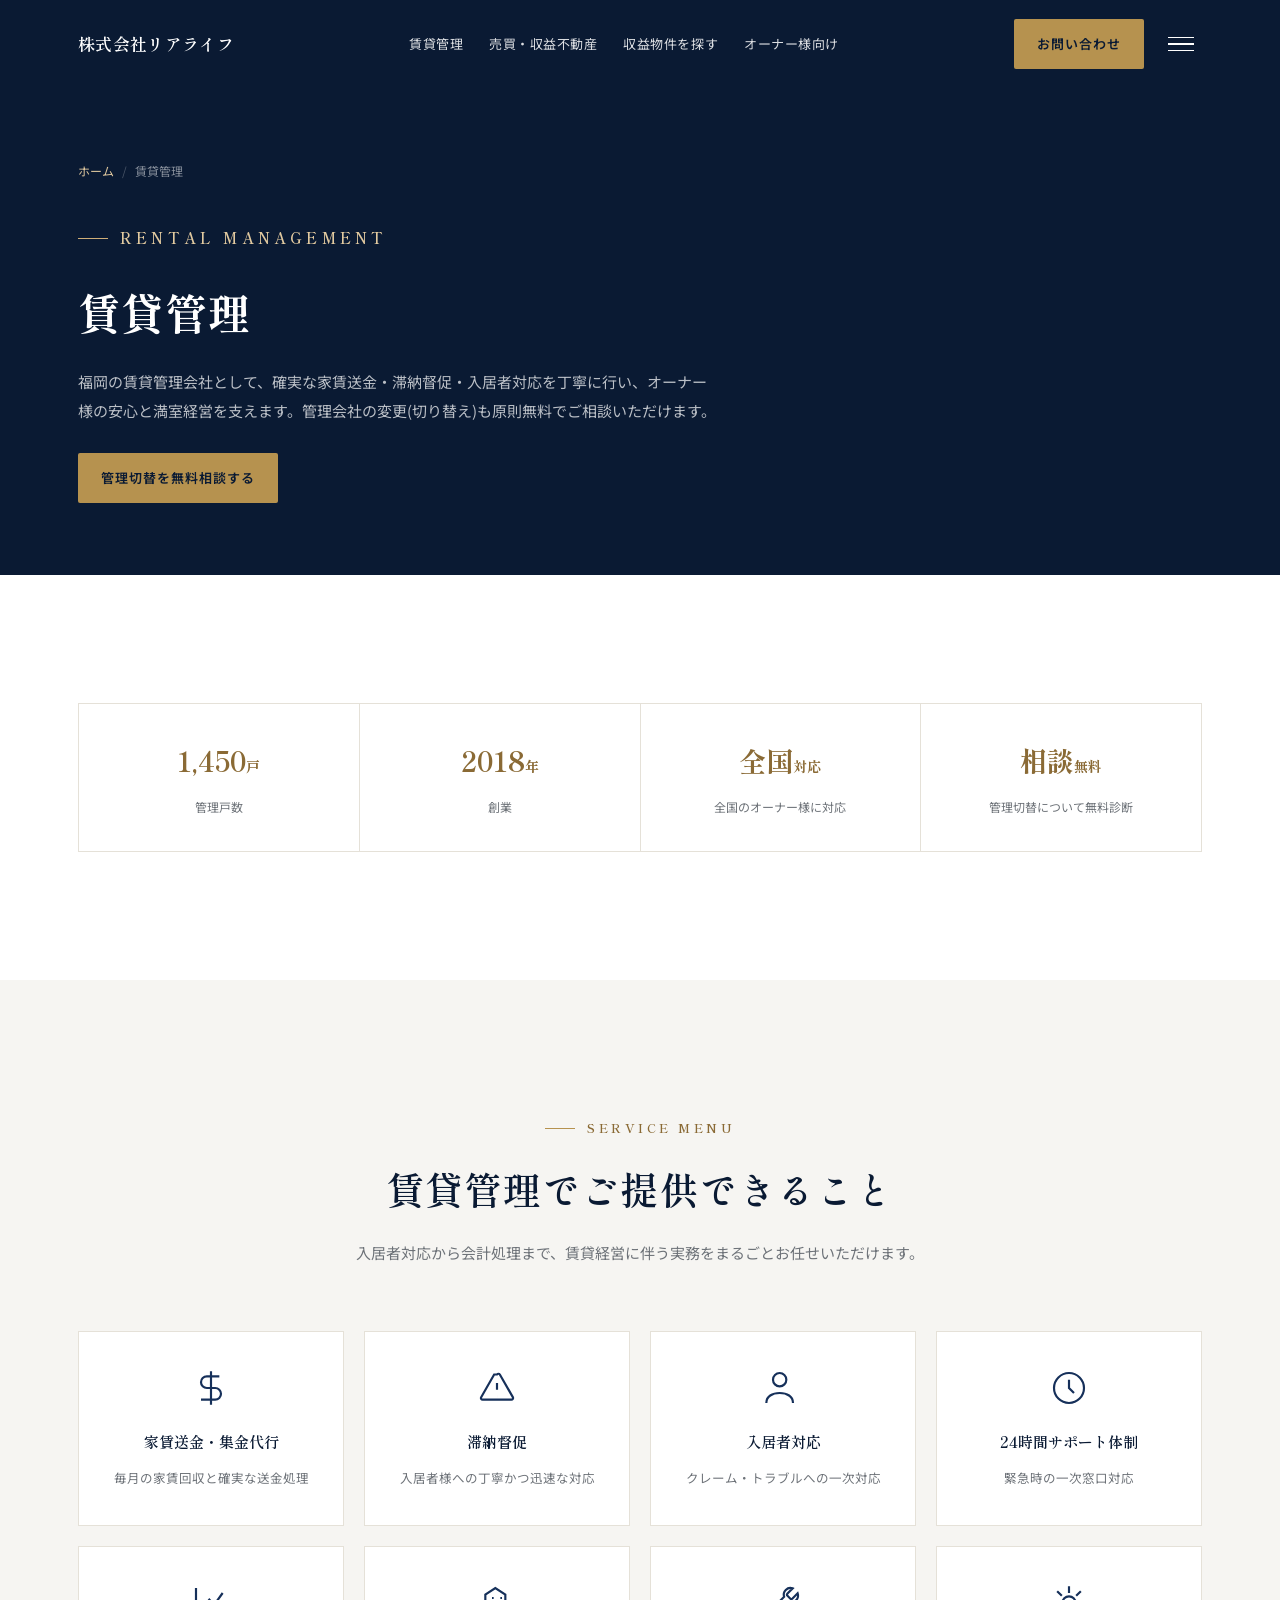
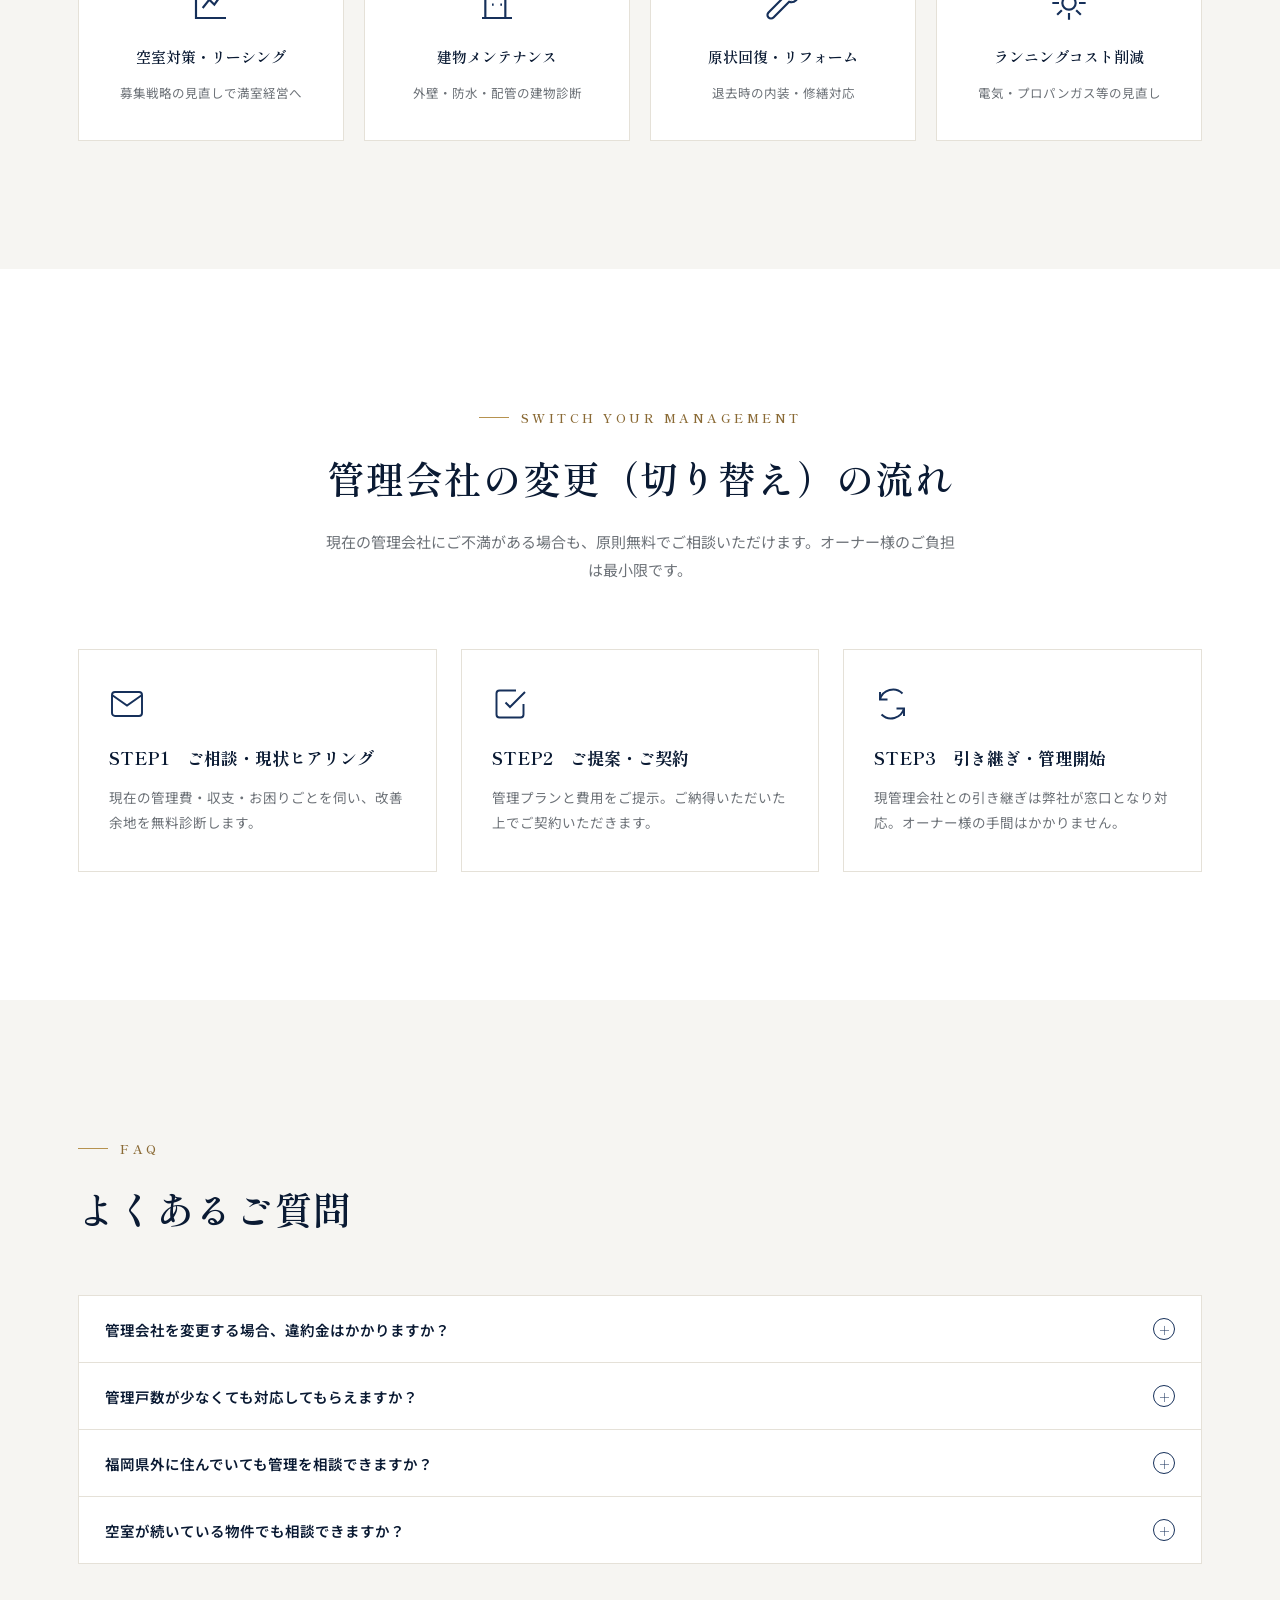
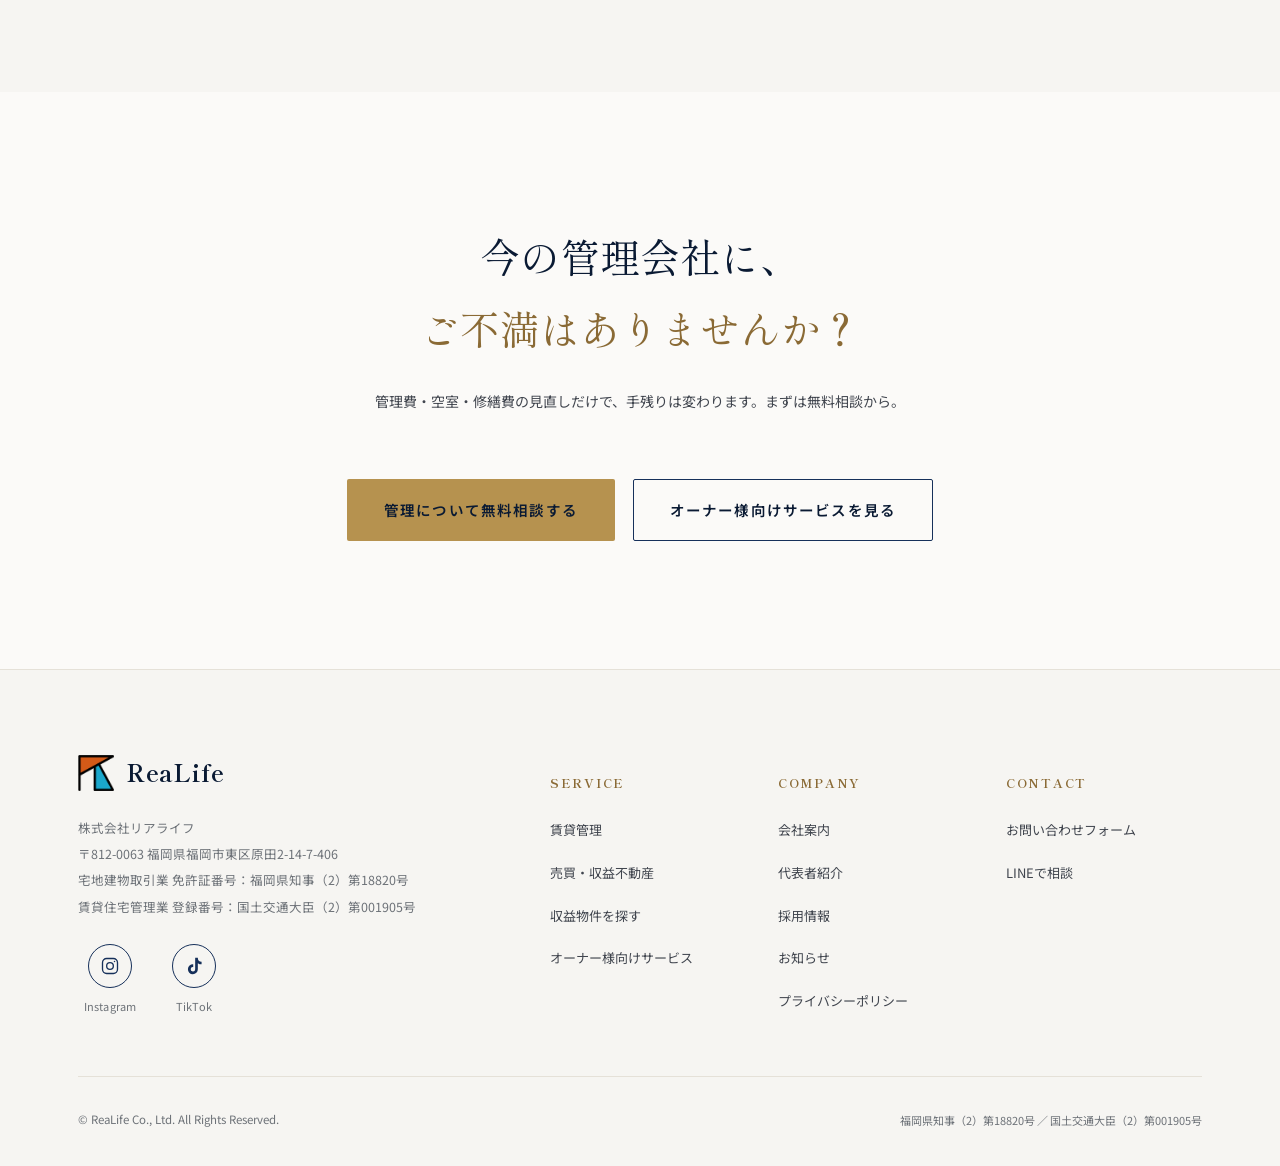
<file: pages/chintai-kanri.html>
﻿<!doctype html>
<html lang="ja">
<head>
<meta charset="UTF-8" />
<meta name="viewport" content="width=device-width, initial-scale=1, viewport-fit=cover" />
<title>賃貸管理｜株式会社リアライフ｜福岡の賃貸管理会社</title>
<meta name="description" content="福岡の賃貸管理会社リアライフ。家賃送金・滞納督促・入居者対応・空室対策・管理会社の変更まで、オーナー目線でサポートします。" />
<link rel="canonical" href="https://realife-group.jp/pages/chintai-kanri.html" />

<!-- Open Graph -->
<meta property="og:type" content="website" />
<meta property="og:site_name" content="株式会社リアライフ" />
<meta property="og:title" content="賃貸管理｜株式会社リアライフ｜福岡の賃貸管理会社" />
<meta property="og:description" content="福岡の賃貸管理会社リアライフ。家賃送金・滞納督促・入居者対応・空室対策・管理会社の変更まで、オーナー目線でサポートします。" />
<meta property="og:url" content="https://realife-group.jp/pages/chintai-kanri.html" />
<meta property="og:image" content="https://realife-group.jp/assets/img/ogp-realife.jpg" />
<meta property="og:image:alt" content="株式会社リアライフ" />
<meta property="og:locale" content="ja_JP" />
<meta name="twitter:card" content="summary_large_image" />
<meta name="twitter:title" content="賃貸管理｜株式会社リアライフ｜福岡の賃貸管理会社" />
<meta name="twitter:description" content="福岡の賃貸管理会社リアライフ。家賃送金・滞納督促・入居者対応・空室対策・管理会社の変更まで、オーナー目線でサポートします。" />
<meta name="twitter:image" content="https://realife-group.jp/assets/img/ogp-realife.jpg" />
<link rel="icon" href="../assets/img/logo-icon.png" type="image/png" />
<meta name="theme-color" content="#eaf6fb" />
<link rel="preconnect" href="https://fonts.googleapis.com" />
<link rel="preconnect" href="https://fonts.gstatic.com" crossorigin />
<link href="https://fonts.googleapis.com/css2?family=Shippori+Mincho:wght@500;600;700&family=Noto+Sans+JP:wght@400;500;600;700&display=swap" rel="stylesheet" />
<link rel="stylesheet" href="../assets/css/style.css?v=3" />
</head>
<body>

<header class="site-header">
  <div class="container">
    <a href="../index.html" class="brand">
      <span class="brand-name">株式会社リアライフ</span>
    </a>

    <nav class="main-nav" aria-label="グローバルナビゲーション">
      <a href="chintai-kanri.html">賃貸管理</a>
      <a href="baibai.html">売買・収益不動産</a>
      <a href="bukken.html">収益物件を探す</a>
      <a href="owner.html">オーナー様向け</a>
    </nav>

    <div class="header-actions">
      <a href="contact.html" class="btn btn-gold btn-sm">お問い合わせ</a>
      <button class="nav-toggle" aria-label="メニューを開く" aria-expanded="false">
        <span></span><span></span><span></span>
      </button>
    </div>
  </div>
</header>

<nav class="mobile-nav" aria-label="モバイルナビゲーション">
  <div class="mobile-nav-groups">
    <div class="mobile-nav-group">
      <p class="mobile-nav-label">サービスを探す</p>
      <ul>
        <li><a href="../index.html#service">サービス紹介</a></li>
        <li><a href="chintai-kanri.html">賃貸管理</a></li>
        <li><a href="baibai.html">売買・収益不動産</a></li>
        <li><a href="bukken.html">収益物件を探す</a></li>
        <li><a href="owner.html">オーナー様向け</a></li>
      </ul>
    </div>
    <div class="mobile-nav-group">
      <p class="mobile-nav-label">リアライフを知る</p>
      <ul>
        <li><a href="company.html">会社案内</a></li>
        <li><a href="president.html">代表者紹介</a></li>
        <li><a href="../index.html#numbers">数字で見るリアライフ</a></li>
        <li><a href="../index.html#about">リアライフについて</a></li>
      </ul>
    </div>
    <div class="mobile-nav-group">
      <p class="mobile-nav-label">その他</p>
      <ul>
        <li><a href="../index.html#voice">オーナー様の声</a></li>
        <li><a href="news.html">お知らせ</a></li>
        <li><a href="recruit.html">採用情報</a></li>
        <li><a href="contact.html">お問い合わせ</a></li>
      </ul>
    </div>
  </div>
</nav>

<main>
  <section class="page-hero">
    <div class="container">
      <nav class="breadcrumb"><a href="../index.html">ホーム</a><span class="sep">/</span><span>賃貸管理</span></nav>
      <p class="eyebrow">RENTAL MANAGEMENT</p>
      <h1>賃貸管理</h1>
      <p>福岡の賃貸管理会社として、確実な家賃送金・滞納督促・入居者対応を丁寧に行い、オーナー様の安心と満室経営を支えます。管理会社の変更(切り替え)も原則無料でご相談いただけます。</p>
      <div style="margin-top:28px;position:relative;z-index:1;">
        <a href="contact.html?type=management#contact-form" class="btn btn-gold btn-sm">管理切替を無料相談する</a>
      </div>
    </div>
  </section>

  <section class="section-pad">
    <div class="container">
      <div class="stat-strip reveal">
        <div class="cell"><div class="v">1,450<span style="font-size:14px">戸</span></div><div class="l">管理戸数</div></div>
        <div class="cell"><div class="v">2018<span style="font-size:14px">年</span></div><div class="l">創業</div></div>
        <div class="cell"><div class="v">全国<span style="font-size:14px">対応</span></div><div class="l">全国のオーナー様に対応</div></div>
        <div class="cell"><div class="v">相談<span style="font-size:14px">無料</span></div><div class="l">管理切替について無料診断</div></div>
      </div>
    </div>
  </section>

  <section class="section-pad bg-off">
    <div class="container">
      <div class="section-head reveal">
        <p class="eyebrow" style="justify-content:center">SERVICE MENU</p>
        <h2 class="section-title">賃貸管理でご提供できること</h2>
        <p class="section-lead">入居者対応から会計処理まで、賃貸経営に伴う実務をまるごとお任せいただけます。</p>
      </div>
      <div class="service-grid reveal">
        <div class="service-card">
          <div class="service-icon"><svg viewBox="0 0 24 24" fill="none" stroke="currentColor" stroke-width="1.5"><path d="M12 2v20M17 5H9.5a3.5 3.5 0 0 0 0 7h5a3.5 3.5 0 0 1 0 7H6"/></svg></div>
          <p class="service-name">家賃送金・集金代行</p>
          <p class="service-desc">毎月の家賃回収と確実な送金処理</p>
        </div>
        <div class="service-card">
          <div class="service-icon"><svg viewBox="0 0 24 24" fill="none" stroke="currentColor" stroke-width="1.5"><path d="M12 9v4M12 17h.01"/><path d="M10.3 3.9 2.5 17.5a1 1 0 0 0 .9 1.5h17.2a1 1 0 0 0 .9-1.5L13.7 3.9a1 1 0 0 0-1.7 0Z"/></svg></div>
          <p class="service-name">滞納督促</p>
          <p class="service-desc">入居者様への丁寧かつ迅速な対応</p>
        </div>
        <div class="service-card">
          <div class="service-icon"><svg viewBox="0 0 24 24" fill="none" stroke="currentColor" stroke-width="1.5"><path d="M14 7a4 4 0 1 1-8 0 4 4 0 0 1 8 0Z"/><path d="M2 21c0-4 3.6-6 8-6s8 2 8 6"/></svg></div>
          <p class="service-name">入居者対応</p>
          <p class="service-desc">クレーム・トラブルへの一次対応</p>
        </div>
        <div class="service-card">
          <div class="service-icon"><svg viewBox="0 0 24 24" fill="none" stroke="currentColor" stroke-width="1.5"><circle cx="12" cy="12" r="9"/><path d="M12 7v5l3 3"/></svg></div>
          <p class="service-name">24時間サポート体制</p>
          <p class="service-desc">緊急時の一次窓口対応</p>
        </div>
        <div class="service-card">
          <div class="service-icon"><svg viewBox="0 0 24 24" fill="none" stroke="currentColor" stroke-width="1.5"><path d="M3 3v18h18"/><path d="M7 15l4-5 3 3 5-7"/></svg></div>
          <p class="service-name">空室対策・リーシング</p>
          <p class="service-desc">募集戦略の見直しで満室経営へ</p>
        </div>
        <div class="service-card">
          <div class="service-icon"><svg viewBox="0 0 24 24" fill="none" stroke="currentColor" stroke-width="1.5"><path d="M3 21h18M5 21V7l6-4 6 4v14M9 9h1M9 13h1M14 9h1M14 13h1"/></svg></div>
          <p class="service-name">建物メンテナンス</p>
          <p class="service-desc">外壁・防水・配管の建物診断</p>
        </div>
        <div class="service-card">
          <div class="service-icon"><svg viewBox="0 0 24 24" fill="none" stroke="currentColor" stroke-width="1.5"><path d="M14.7 6.3a1 1 0 0 0 0 1.4l1.6 1.6a1 1 0 0 0 1.4 0l3.1-3.1a4 4 0 0 1-5.1 5.1L6.3 20.7a2 2 0 0 1-3-3L12.7 8.3a4 4 0 0 1 5.1-5.1l-3.1 3.1Z"/></svg></div>
          <p class="service-name">原状回復・リフォーム</p>
          <p class="service-desc">退去時の内装・修繕対応</p>
        </div>
        <div class="service-card">
          <div class="service-icon"><svg viewBox="0 0 24 24" fill="none" stroke="currentColor" stroke-width="1.5"><path d="M12 2v4M12 18v4M4.9 4.9l2.8 2.8M16.3 16.3l2.8 2.8M2 12h4M18 12h4M4.9 19.1l2.8-2.8M16.3 7.7l2.8-2.8"/><circle cx="12" cy="12" r="4"/></svg></div>
          <p class="service-name">ランニングコスト削減</p>
          <p class="service-desc">電気・プロパンガス等の見直し</p>
        </div>
      </div>
    </div>
  </section>

  <section class="section-pad">
    <div class="container">
      <div class="section-head reveal">
        <p class="eyebrow" style="justify-content:center">SWITCH YOUR MANAGEMENT</p>
        <h2 class="section-title">管理会社の変更（切り替え）の流れ</h2>
        <p class="section-lead">現在の管理会社にご不満がある場合も、原則無料でご相談いただけます。オーナー様のご負担は最小限です。</p>
      </div>
      <div class="results-grid reveal">
        <div class="result-card">
          <div class="icon"><svg viewBox="0 0 24 24" fill="none" stroke="currentColor" stroke-width="1.5"><rect x="2" y="4" width="20" height="16" rx="2"/><path d="m22 6-10 7L2 6"/></svg></div>
          <h4>STEP1　ご相談・現状ヒアリング</h4>
          <p>現在の管理費・収支・お困りごとを伺い、改善余地を無料診断します。</p>
        </div>
        <div class="result-card">
          <div class="icon"><svg viewBox="0 0 24 24" fill="none" stroke="currentColor" stroke-width="1.5"><path d="M9 11l3 3L22 4"/><path d="M21 12v7a2 2 0 0 1-2 2H5a2 2 0 0 1-2-2V5a2 2 0 0 1 2-2h11"/></svg></div>
          <h4>STEP2　ご提案・ご契約</h4>
          <p>管理プランと費用をご提示。ご納得いただいた上でご契約いただきます。</p>
        </div>
        <div class="result-card">
          <div class="icon"><svg viewBox="0 0 24 24" fill="none" stroke="currentColor" stroke-width="1.5"><path d="M4 4v5h5"/><path d="M20 20v-5h-5"/><path d="M4 9a9 9 0 0 1 15-4M20 15a9 9 0 0 1-15 4"/></svg></div>
          <h4>STEP3　引き継ぎ・管理開始</h4>
          <p>現管理会社との引き継ぎは弊社が窓口となり対応。オーナー様の手間はかかりません。</p>
        </div>
      </div>
    </div>
  </section>

  <section class="section-pad bg-off">
    <div class="container">
      <div class="section-head left reveal">
        <p class="eyebrow">FAQ</p>
        <h2 class="section-title" style="text-align:left">よくあるご質問</h2>
      </div>
      <div class="faq-list reveal">
        <div class="faq-item">
          <button class="faq-q"><span>管理会社を変更する場合、違約金はかかりますか？</span><span class="mark">＋</span></button>
          <div class="faq-a"><div class="faq-a-inner">現在ご契約中の管理会社との契約内容によります。まずは現在の契約書をお持ちの上ご相談ください。解約条件の確認から弊社がサポートいたします。</div></div>
        </div>
        <div class="faq-item">
          <button class="faq-q"><span>管理戸数が少なくても対応してもらえますか？</span><span class="mark">＋</span></button>
          <div class="faq-a"><div class="faq-a-inner">区分マンション1戸からご相談いただけます。戸数の大小にかかわらず、オーナー目線で対応いたします。</div></div>
        </div>
        <div class="faq-item">
          <button class="faq-q"><span>福岡県外に住んでいても管理を相談できますか？</span><span class="mark">＋</span></button>
          <div class="faq-a"><div class="faq-a-inner">はい、全国のオーナー様からご相談いただけます。オンラインや電話で対応可能です。物件所在地によって対応方法が異なるため、まずは物件の所在地をお知らせください。</div></div>
        </div>
        <div class="faq-item">
          <button class="faq-q"><span>空室が続いている物件でも相談できますか？</span><span class="mark">＋</span></button>
          <div class="faq-a"><div class="faq-a-inner">これまでの実績で培ったノウハウを活かし、募集条件やリノベーションの見直しなど、空室対策のご提案をいたします。</div></div>
        </div>
      </div>
    </div>
  </section>

  <section class="section-pad owner-section">
    <div class="container">
      <p class="owner-question">今の管理会社に、<br /><em>ご不満はありませんか？</em></p>
      <p class="owner-sub">管理費・空室・修繕費の見直しだけで、手残りは変わります。まずは無料相談から。</p>
      <div class="owner-cta">
        <a href="contact.html?type=management#contact-form" class="btn btn-gold">管理について無料相談する</a>
        <a href="owner.html" class="btn btn-outline-navy">オーナー様向けサービスを見る</a>
      </div>
    </div>
  </section>
</main>

<footer class="site-footer">
  <div class="container">
    <div class="footer-top">
      <div class="footer-brand reveal">
        <div class="brand" style="margin-bottom:4px;">
          <img src="../assets/img/logo-icon.png" alt="株式会社リアライフ" class="brand-logo" width="40" height="40" />
          <span class="brand-mark">ReaLife</span>
        </div>
        <p>
          株式会社リアライフ<br />
          〒812-0063 福岡県福岡市東区原田2-14-7-406<br />
          宅地建物取引業 免許証番号：福岡県知事（2）第18820号<br />
          賃貸住宅管理業 登録番号：国土交通大臣（2）第001905号
        </p>
        <div class="footer-social">
          <a href="https://www.instagram.com/realife_group/" target="_blank" rel="noopener noreferrer" class="footer-social-link" aria-label="Instagram（外部サイトが新しいタブで開きます）">
            <span class="footer-social-icon">
              <svg viewBox="0 0 24 24" fill="none" stroke="currentColor" stroke-width="1.6" aria-hidden="true">
                <rect x="3" y="3" width="18" height="18" rx="5"/>
                <circle cx="12" cy="12" r="4"/>
                <circle cx="17.4" cy="6.6" r="0.9" fill="currentColor" stroke="none"/>
              </svg>
            </span>
            <span class="footer-social-label">Instagram</span>
          </a>
          <a href="https://www.tiktok.com/@realife_hukuoka" target="_blank" rel="noopener noreferrer" class="footer-social-link" aria-label="TikTok（外部サイトが新しいタブで開きます）">
            <span class="footer-social-icon">
              <svg viewBox="0 0 24 24" fill="currentColor" aria-hidden="true">
                <path d="M16.6 2h-3.2v13.9a2.7 2.7 0 1 1-2.35-2.68v-3.25a5.95 5.95 0 1 0 5.55 5.93V8.62a7.9 7.9 0 0 0 4.5 1.4V6.77a4.72 4.72 0 0 1-4.5-4.77Z"/>
              </svg>
            </span>
            <span class="footer-social-label">TikTok</span>
          </a>
        </div>
      </div>

      <div class="footer-cols">
        <div class="footer-col reveal">
          <h5>SERVICE</h5>
          <ul>
            <li><a href="chintai-kanri.html">賃貸管理</a></li>
            <li><a href="baibai.html">売買・収益不動産</a></li>
            <li><a href="bukken.html">収益物件を探す</a></li>
            <li><a href="owner.html">オーナー様向けサービス</a></li>
          </ul>
        </div>
        <div class="footer-col reveal">
          <h5>COMPANY</h5>
          <ul>
            <li><a href="company.html">会社案内</a></li>
            <li><a href="president.html">代表者紹介</a></li>
            <li><a href="recruit.html">採用情報</a></li>
            <li><a href="news.html">お知らせ</a></li>
            <li><a href="privacy.html">プライバシーポリシー</a></li>
          </ul>
        </div>
        <div class="footer-col reveal">
          <h5>CONTACT</h5>
          <ul>
            <li><a href="contact.html">お問い合わせフォーム</a></li>
            <li><a href="https://lin.ee/W5oG8Or" target="_blank" rel="noopener noreferrer">LINEで相談</a></li>
          </ul>
        </div>
      </div>
    </div>

    <div class="footer-bottom">
      <span>© ReaLife Co., Ltd. All Rights Reserved.</span>
      <span class="footer-license">福岡県知事（2）第18820号 ／ 国土交通大臣（2）第001905号</span>
    </div>
  </div>
</footer>

<div class="mobile-cta-bar" aria-label="お問い合わせクイックメニュー">
  <a href="https://lin.ee/W5oG8Or" class="cta-line" target="_blank" rel="noopener noreferrer">
    <svg viewBox="0 0 24 24" fill="currentColor"><path d="M12 2C6.48 2 2 5.94 2 10.8c0 2.8 1.55 5.28 3.97 6.9-.13.98-.5 2.36-1.15 3.6-.1.2.09.42.3.36 1.98-.55 3.5-1.32 4.32-1.82.83.16 1.7.24 2.56.24 5.52 0 10-3.94 10-8.8S17.52 2 12 2Z"/></svg>
    LINE相談
  </a>
  <a href="tel:0927105982" class="cta-tel">
    <svg viewBox="0 0 24 24" fill="none" stroke="currentColor" stroke-width="1.6"><path d="M22 16.92v3a2 2 0 0 1-2.18 2 19.79 19.79 0 0 1-8.63-3.07 19.5 19.5 0 0 1-6-6 19.79 19.79 0 0 1-3.07-8.67A2 2 0 0 1 4.11 2h3a2 2 0 0 1 2 1.72c.13.98.36 1.94.68 2.86a2 2 0 0 1-.45 2.11L8.09 9.91a16 16 0 0 0 6 6l1.22-1.22a2 2 0 0 1 2.11-.45c.92.32 1.88.55 2.86.68A2 2 0 0 1 22 16.92Z"/></svg>
    電話する
  </a>
  <a href="contact.html" class="cta-form">
    <svg viewBox="0 0 24 24" fill="none" stroke="currentColor" stroke-width="1.6"><rect x="2" y="4" width="20" height="16" rx="2"/><path d="m22 6-10 7L2 6"/></svg>
    問い合わせ
  </a>
</div>

<button class="to-top" aria-label="ページの先頭へ戻る">
  <svg viewBox="0 0 24 24" fill="none" stroke="currentColor" stroke-width="2"><path d="M18 15l-6-6-6 6"/></svg>
</button>

<script src="../assets/js/main.js?v=2"></script>
</body>
</html>
</file>
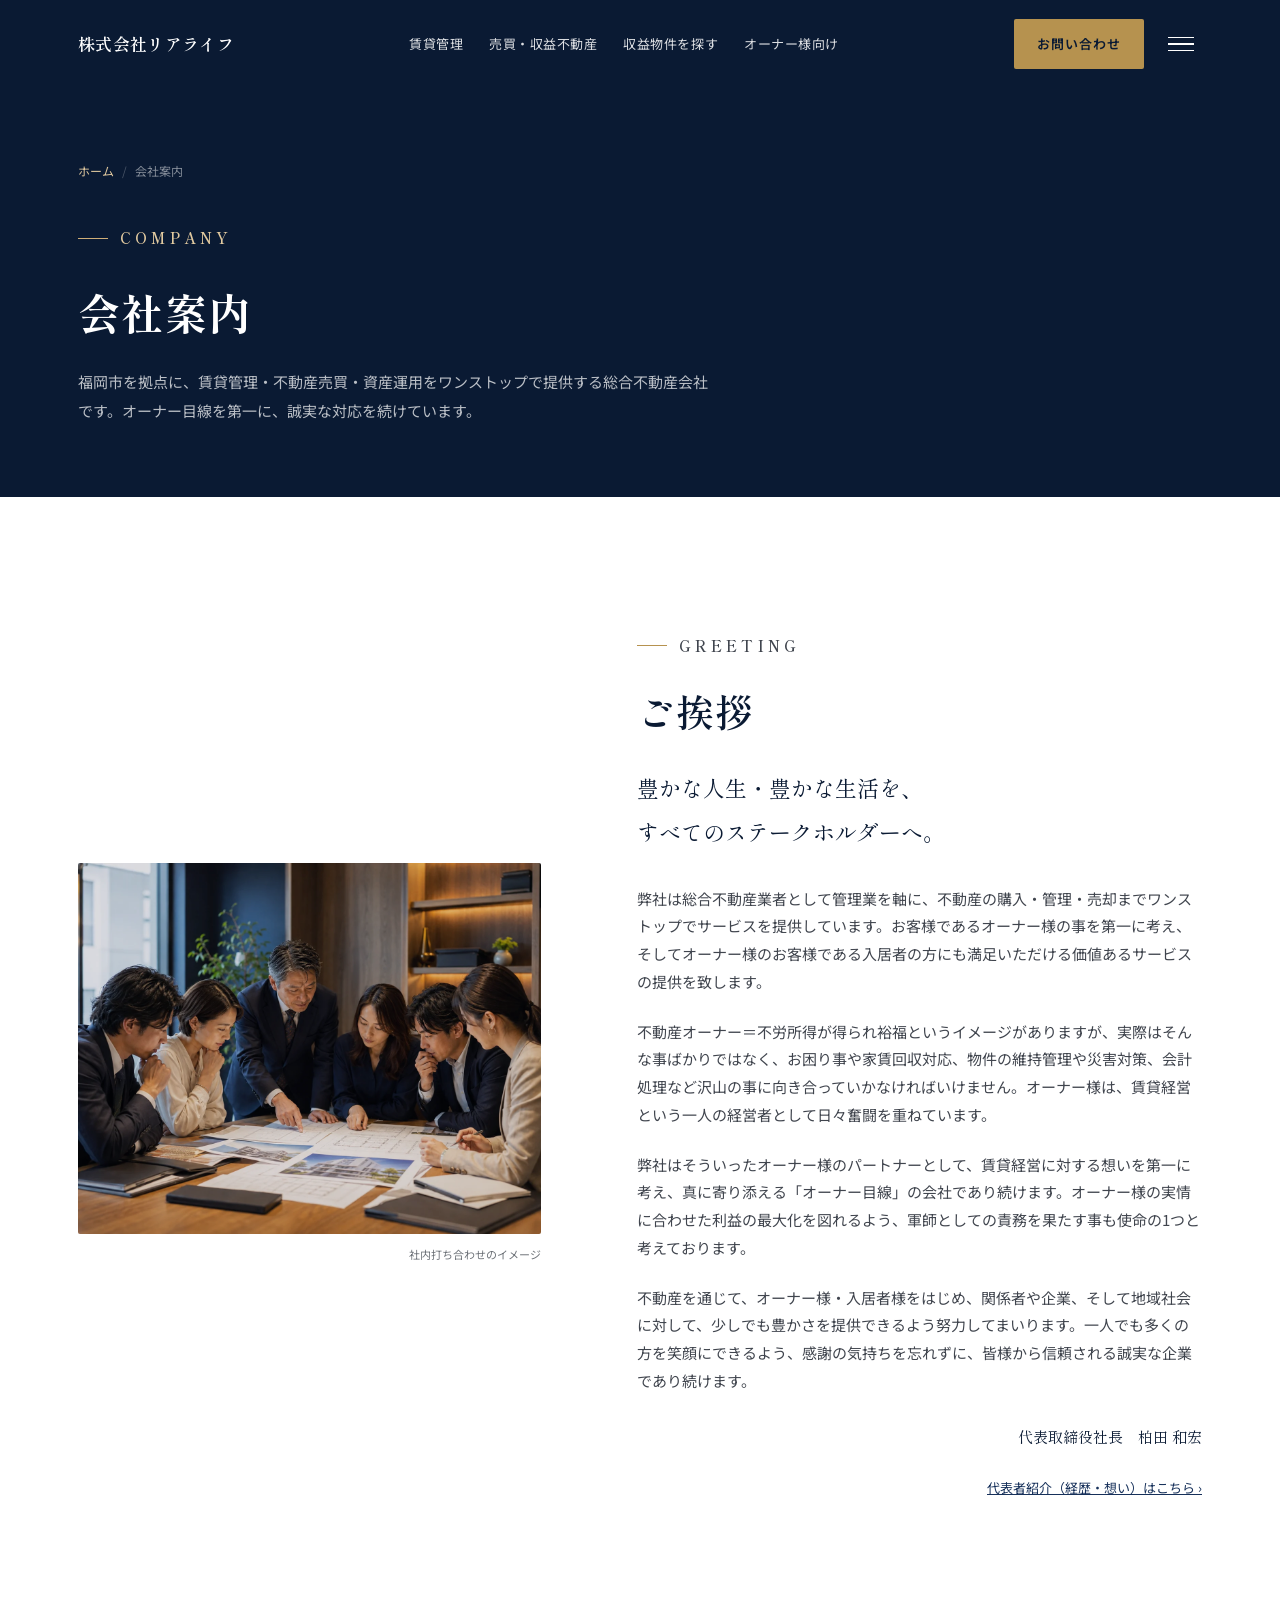
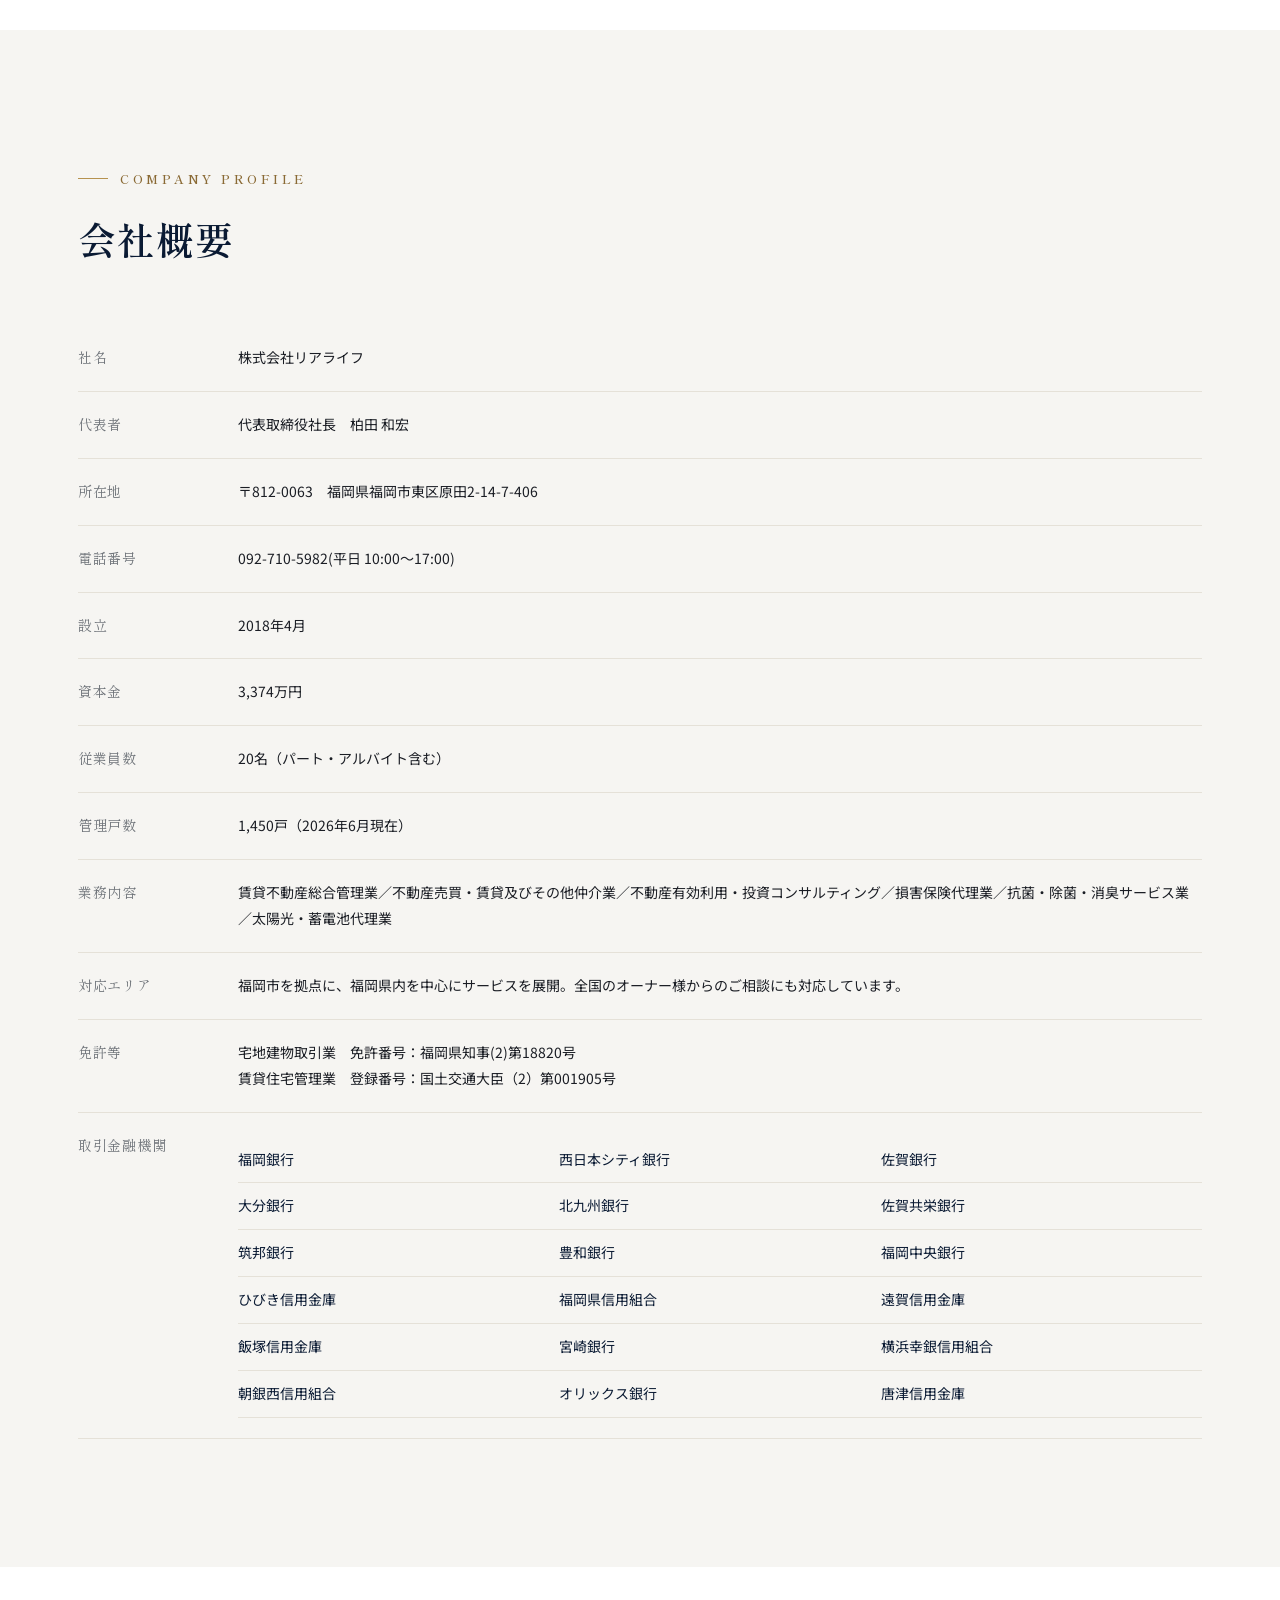
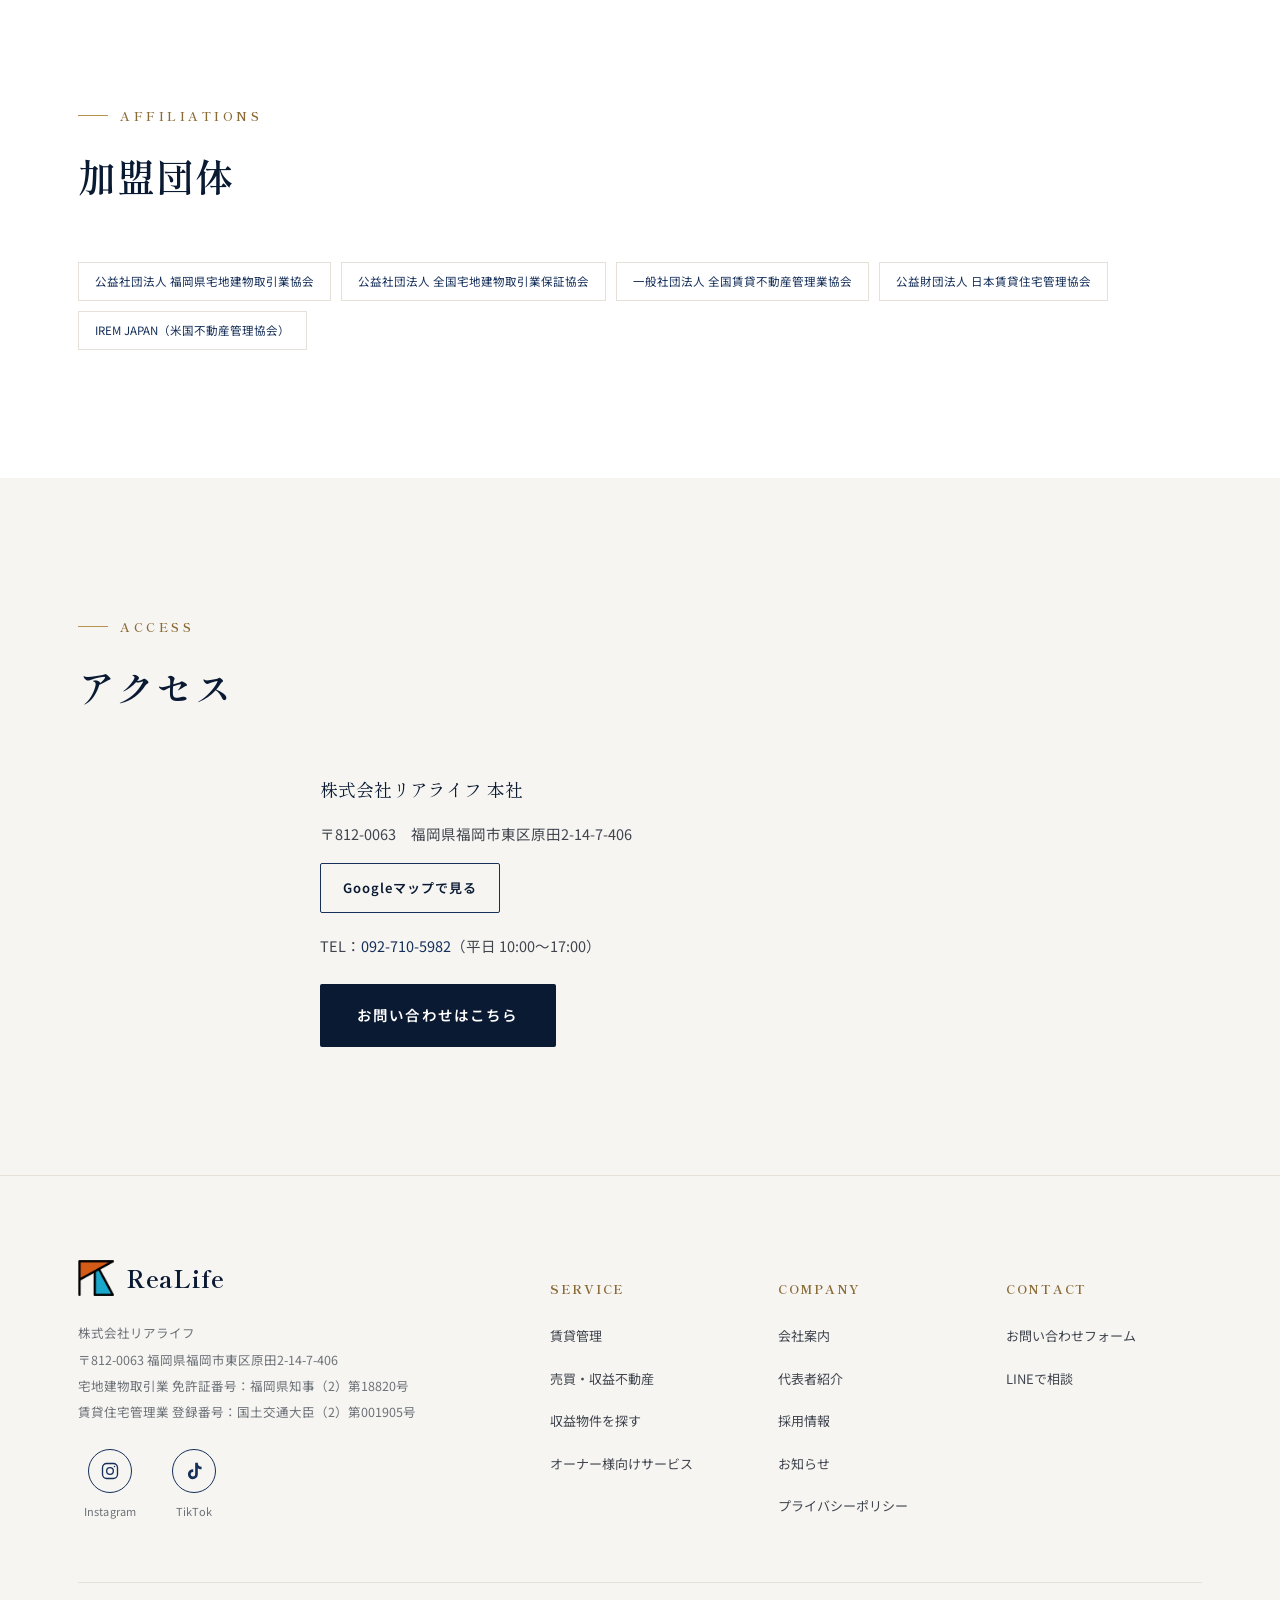
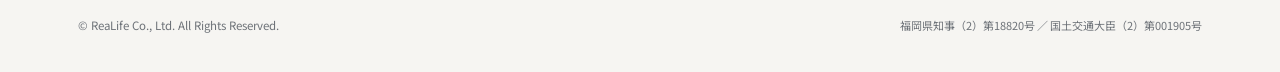
<file: pages/company.html>
﻿<!doctype html>
<html lang="ja">
<head>
<meta charset="UTF-8" />
<meta name="viewport" content="width=device-width, initial-scale=1, viewport-fit=cover" />
<title>会社案内｜株式会社リアライフ</title>
<meta name="description" content="株式会社リアライフの会社概要・代表挨拶・加盟団体・アクセス情報。福岡市東区の不動産管理会社です。" />
<link rel="canonical" href="https://realife-group.jp/pages/company.html" />

<!-- Open Graph -->
<meta property="og:type" content="website" />
<meta property="og:site_name" content="株式会社リアライフ" />
<meta property="og:title" content="会社案内｜株式会社リアライフ" />
<meta property="og:description" content="株式会社リアライフの会社概要・代表挨拶・加盟団体・アクセス情報。福岡市東区の不動産管理会社です。" />
<meta property="og:url" content="https://realife-group.jp/pages/company.html" />
<meta property="og:image" content="https://realife-group.jp/assets/img/ogp-realife.jpg" />
<meta property="og:image:alt" content="株式会社リアライフ" />
<meta property="og:locale" content="ja_JP" />
<meta name="twitter:card" content="summary_large_image" />
<meta name="twitter:title" content="会社案内｜株式会社リアライフ" />
<meta name="twitter:description" content="株式会社リアライフの会社概要・代表挨拶・加盟団体・アクセス情報。福岡市東区の不動産管理会社です。" />
<meta name="twitter:image" content="https://realife-group.jp/assets/img/ogp-realife.jpg" />
<link rel="icon" href="../assets/img/logo-icon.png" type="image/png" />
<meta name="theme-color" content="#eaf6fb" />
<link rel="preconnect" href="https://fonts.googleapis.com" />
<link rel="preconnect" href="https://fonts.gstatic.com" crossorigin />
<link href="https://fonts.googleapis.com/css2?family=Shippori+Mincho:wght@500;600;700&family=Noto+Sans+JP:wght@400;500;600;700&display=swap" rel="stylesheet" />
<link rel="stylesheet" href="../assets/css/style.css?v=3" />
</head>
<body>

<header class="site-header">
  <div class="container">
    <a href="../index.html" class="brand">
      <span class="brand-name">株式会社リアライフ</span>
    </a>

    <nav class="main-nav" aria-label="グローバルナビゲーション">
      <a href="chintai-kanri.html">賃貸管理</a>
      <a href="baibai.html">売買・収益不動産</a>
      <a href="bukken.html">収益物件を探す</a>
      <a href="owner.html">オーナー様向け</a>
    </nav>

    <div class="header-actions">
      <a href="contact.html" class="btn btn-gold btn-sm">お問い合わせ</a>
      <button class="nav-toggle" aria-label="メニューを開く" aria-expanded="false">
        <span></span><span></span><span></span>
      </button>
    </div>
  </div>
</header>

<nav class="mobile-nav" aria-label="モバイルナビゲーション">
  <div class="mobile-nav-groups">
    <div class="mobile-nav-group">
      <p class="mobile-nav-label">サービスを探す</p>
      <ul>
        <li><a href="../index.html#service">サービス紹介</a></li>
        <li><a href="chintai-kanri.html">賃貸管理</a></li>
        <li><a href="baibai.html">売買・収益不動産</a></li>
        <li><a href="bukken.html">収益物件を探す</a></li>
        <li><a href="owner.html">オーナー様向け</a></li>
      </ul>
    </div>
    <div class="mobile-nav-group">
      <p class="mobile-nav-label">リアライフを知る</p>
      <ul>
        <li><a href="company.html">会社案内</a></li>
        <li><a href="president.html">代表者紹介</a></li>
        <li><a href="../index.html#numbers">数字で見るリアライフ</a></li>
        <li><a href="../index.html#about">リアライフについて</a></li>
      </ul>
    </div>
    <div class="mobile-nav-group">
      <p class="mobile-nav-label">その他</p>
      <ul>
        <li><a href="../index.html#voice">オーナー様の声</a></li>
        <li><a href="news.html">お知らせ</a></li>
        <li><a href="recruit.html">採用情報</a></li>
        <li><a href="contact.html">お問い合わせ</a></li>
      </ul>
    </div>
  </div>
</nav>

<main>
  <section class="page-hero">
    <div class="container">
      <nav class="breadcrumb"><a href="../index.html">ホーム</a><span class="sep">/</span><span>会社案内</span></nav>
      <p class="eyebrow">COMPANY</p>
      <h1>会社案内</h1>
      <p>福岡市を拠点に、賃貸管理・不動産売買・資産運用をワンストップで提供する総合不動産会社です。オーナー目線を第一に、誠実な対応を続けています。</p>
    </div>
  </section>

  <section class="section-pad">
    <div class="container">
      <div class="about">
        <div class="about-visual reveal">
          <div class="about-frame about-frame-wide">
            <img
              src="../assets/img/company-team-meeting.webp"
              alt="不動産に関する社内打ち合わせのイメージ"
              width="1448"
              height="1086"
              loading="lazy"
            />
          </div>
          <p class="visual-caption">社内打ち合わせのイメージ</p>
        </div>

        <div class="about-body reveal">
          <p class="eyebrow">GREETING</p>
          <h2 class="section-title" style="text-align:left;margin-bottom:24px;">ご挨拶</h2>
          <p class="lead">
            豊かな人生・豊かな生活を、<br />
            すべてのステークホルダーへ。
          </p>
          <p>
            弊社は総合不動産業者として管理業を軸に、不動産の購入・管理・売却までワンストップでサービスを提供しています。お客様であるオーナー様の事を第一に考え、そしてオーナー様のお客様である入居者の方にも満足いただける価値あるサービスの提供を致します。
          </p>
          <p>
            不動産オーナー＝不労所得が得られ裕福というイメージがありますが、実際はそんな事ばかりではなく、お困り事や家賃回収対応、物件の維持管理や災害対策、会計処理など沢山の事に向き合っていかなければいけません。オーナー様は、賃貸経営という一人の経営者として日々奮闘を重ねています。
          </p>
          <p>
            弊社はそういったオーナー様のパートナーとして、賃貸経営に対する想いを第一に考え、真に寄り添える「オーナー目線」の会社であり続けます。オーナー様の実情に合わせた利益の最大化を図れるよう、軍師としての責務を果たす事も使命の1つと考えております。
          </p>
          <p>
            不動産を通じて、オーナー様・入居者様をはじめ、関係者や企業、そして地域社会に対して、少しでも豊かさを提供できるよう努力してまいります。一人でも多くの方を笑顔にできるよう、感謝の気持ちを忘れずに、皆様から信頼される誠実な企業であり続けます。
          </p>
          <p style="text-align:right;font-family:var(--font-serif);color:var(--navy-900);margin-top:28px;">
            代表取締役社長　柏田 和宏
          </p>
          <div style="text-align:right;margin-top:12px;">
            <a href="president.html" style="color:var(--blue-700);font-size:13px;text-decoration:underline;">代表者紹介（経歴・想い）はこちら ›</a>
          </div>
        </div>
      </div>
    </div>
  </section>

  <section class="section-pad bg-off">
    <div class="container">
      <div class="section-head left reveal">
        <p class="eyebrow">COMPANY PROFILE</p>
        <h2 class="section-title" style="text-align:left">会社概要</h2>
      </div>
      <table class="company-table reveal">
        <tr><th>社名</th><td>株式会社リアライフ</td></tr>
        <tr><th>代表者</th><td>代表取締役社長　柏田 和宏</td></tr>
        <tr><th>所在地</th><td>〒812-0063　福岡県福岡市東区原田2-14-7-406</td></tr>
        <tr><th>電話番号</th><td><a href="tel:0927105982">092-710-5982</a>(平日 10:00〜17:00)</td></tr>
        <tr><th>設立</th><td>2018年4月</td></tr>
        <tr><th>資本金</th><td>3,374万円</td></tr>
        <tr><th>従業員数</th><td>20名（パート・アルバイト含む）</td></tr>
        <tr><th>管理戸数</th><td>1,450戸（2026年6月現在）</td></tr>
        <tr><th>業務内容</th><td>賃貸不動産総合管理業／不動産売買・賃貸及びその他仲介業／不動産有効利用・投資コンサルティング／損害保険代理業／抗菌・除菌・消臭サービス業／太陽光・蓄電池代理業</td></tr>
        <tr><th>対応エリア</th><td>福岡市を拠点に、福岡県内を中心にサービスを展開。全国のオーナー様からのご相談にも対応しています。</td></tr>
        <tr><th>免許等</th><td>宅地建物取引業　免許番号：福岡県知事(2)第18820号<br />賃貸住宅管理業　登録番号：国土交通大臣（2）第001905号</td></tr>
        <tr><th>取引金融機関</th><td>
          <ul class="bank-grid">
            <li>福岡銀行</li>
            <li>西日本シティ銀行</li>
            <li>佐賀銀行</li>
            <li>大分銀行</li>
            <li>北九州銀行</li>
            <li>佐賀共栄銀行</li>
            <li>筑邦銀行</li>
            <li>豊和銀行</li>
            <li>福岡中央銀行</li>
            <li>ひびき信用金庫</li>
            <li>福岡県信用組合</li>
            <li>遠賀信用金庫</li>
            <li>飯塚信用金庫</li>
            <li>宮崎銀行</li>
            <li>横浜幸銀信用組合</li>
            <li>朝銀西信用組合</li>
            <li>オリックス銀行</li>
            <li>唐津信用金庫</li>
          </ul>
        </td></tr>
      </table>
    </div>
  </section>

  <section class="section-pad">
    <div class="container">
      <div class="section-head left reveal">
        <p class="eyebrow">AFFILIATIONS</p>
        <h2 class="section-title" style="text-align:left">加盟団体</h2>
      </div>
      <div class="company-cert reveal">
        <span>公益社団法人 福岡県宅地建物取引業協会</span>
        <span>公益社団法人 全国宅地建物取引業保証協会</span>
        <span>一般社団法人 全国賃貸不動産管理業協会</span>
        <span>公益財団法人 日本賃貸住宅管理協会</span>
        <span>IREM JAPAN（米国不動産管理協会）</span>
      </div>
    </div>
  </section>

  <section class="section-pad bg-off">
    <div class="container">
      <div class="section-head left reveal">
        <p class="eyebrow">ACCESS</p>
        <h2 class="section-title" style="text-align:left">アクセス</h2>
      </div>
      <div class="about" style="grid-template-columns:1fr;max-width:640px;margin:0 auto;">
        <div class="reveal">
          <p style="font-family:var(--font-serif);font-size:18px;color:var(--navy-900);margin-bottom:14px;">株式会社リアライフ 本社</p>
          <p style="color:var(--ink-700);font-size:14.5px;margin-bottom:16px;">〒812-0063　福岡県福岡市東区原田2-14-7-406</p>
          <div style="margin-bottom:20px;">
            <a href="https://www.google.com/maps/search/?api=1&query=福岡県福岡市東区原田2-14-7-406" target="_blank" rel="noopener noreferrer" class="btn btn-outline-navy btn-sm">Googleマップで見る</a>
          </div>
          <p style="color:var(--ink-700);font-size:14.5px;margin-bottom:24px;">TEL：<a href="tel:0927105982" style="color:var(--blue-700);">092-710-5982</a>（平日 10:00〜17:00）</p>
          <a href="contact.html#contact-form" class="btn btn-navy">お問い合わせはこちら</a>
        </div>
      </div>
    </div>
  </section>
</main>

<footer class="site-footer">
  <div class="container">
    <div class="footer-top">
      <div class="footer-brand reveal">
        <div class="brand" style="margin-bottom:4px;">
          <img src="../assets/img/logo-icon.png" alt="株式会社リアライフ" class="brand-logo" width="40" height="40" />
          <span class="brand-mark">ReaLife</span>
        </div>
        <p>
          株式会社リアライフ<br />
          〒812-0063 福岡県福岡市東区原田2-14-7-406<br />
          宅地建物取引業 免許証番号：福岡県知事（2）第18820号<br />
          賃貸住宅管理業 登録番号：国土交通大臣（2）第001905号
        </p>
        <div class="footer-social">
          <a href="https://www.instagram.com/realife_group/" target="_blank" rel="noopener noreferrer" class="footer-social-link" aria-label="Instagram（外部サイトが新しいタブで開きます）">
            <span class="footer-social-icon">
              <svg viewBox="0 0 24 24" fill="none" stroke="currentColor" stroke-width="1.6" aria-hidden="true">
                <rect x="3" y="3" width="18" height="18" rx="5"/>
                <circle cx="12" cy="12" r="4"/>
                <circle cx="17.4" cy="6.6" r="0.9" fill="currentColor" stroke="none"/>
              </svg>
            </span>
            <span class="footer-social-label">Instagram</span>
          </a>
          <a href="https://www.tiktok.com/@realife_hukuoka" target="_blank" rel="noopener noreferrer" class="footer-social-link" aria-label="TikTok（外部サイトが新しいタブで開きます）">
            <span class="footer-social-icon">
              <svg viewBox="0 0 24 24" fill="currentColor" aria-hidden="true">
                <path d="M16.6 2h-3.2v13.9a2.7 2.7 0 1 1-2.35-2.68v-3.25a5.95 5.95 0 1 0 5.55 5.93V8.62a7.9 7.9 0 0 0 4.5 1.4V6.77a4.72 4.72 0 0 1-4.5-4.77Z"/>
              </svg>
            </span>
            <span class="footer-social-label">TikTok</span>
          </a>
        </div>
      </div>

      <div class="footer-cols">
        <div class="footer-col reveal">
          <h5>SERVICE</h5>
          <ul>
            <li><a href="chintai-kanri.html">賃貸管理</a></li>
            <li><a href="baibai.html">売買・収益不動産</a></li>
            <li><a href="bukken.html">収益物件を探す</a></li>
            <li><a href="owner.html">オーナー様向けサービス</a></li>
          </ul>
        </div>
        <div class="footer-col reveal">
          <h5>COMPANY</h5>
          <ul>
            <li><a href="company.html">会社案内</a></li>
            <li><a href="president.html">代表者紹介</a></li>
            <li><a href="recruit.html">採用情報</a></li>
            <li><a href="news.html">お知らせ</a></li>
            <li><a href="privacy.html">プライバシーポリシー</a></li>
          </ul>
        </div>
        <div class="footer-col reveal">
          <h5>CONTACT</h5>
          <ul>
            <li><a href="contact.html">お問い合わせフォーム</a></li>
            <li><a href="https://lin.ee/W5oG8Or" target="_blank" rel="noopener noreferrer">LINEで相談</a></li>
          </ul>
        </div>
      </div>
    </div>

    <div class="footer-bottom">
      <span>© ReaLife Co., Ltd. All Rights Reserved.</span>
      <span class="footer-license">福岡県知事（2）第18820号 ／ 国土交通大臣（2）第001905号</span>
    </div>
  </div>
</footer>

<div class="mobile-cta-bar" aria-label="お問い合わせクイックメニュー">
  <a href="https://lin.ee/W5oG8Or" class="cta-line" target="_blank" rel="noopener noreferrer">
    <svg viewBox="0 0 24 24" fill="currentColor"><path d="M12 2C6.48 2 2 5.94 2 10.8c0 2.8 1.55 5.28 3.97 6.9-.13.98-.5 2.36-1.15 3.6-.1.2.09.42.3.36 1.98-.55 3.5-1.32 4.32-1.82.83.16 1.7.24 2.56.24 5.52 0 10-3.94 10-8.8S17.52 2 12 2Z"/></svg>
    LINE相談
  </a>
  <a href="tel:0927105982" class="cta-tel">
    <svg viewBox="0 0 24 24" fill="none" stroke="currentColor" stroke-width="1.6"><path d="M22 16.92v3a2 2 0 0 1-2.18 2 19.79 19.79 0 0 1-8.63-3.07 19.5 19.5 0 0 1-6-6 19.79 19.79 0 0 1-3.07-8.67A2 2 0 0 1 4.11 2h3a2 2 0 0 1 2 1.72c.13.98.36 1.94.68 2.86a2 2 0 0 1-.45 2.11L8.09 9.91a16 16 0 0 0 6 6l1.22-1.22a2 2 0 0 1 2.11-.45c.92.32 1.88.55 2.86.68A2 2 0 0 1 22 16.92Z"/></svg>
    電話する
  </a>
  <a href="contact.html" class="cta-form">
    <svg viewBox="0 0 24 24" fill="none" stroke="currentColor" stroke-width="1.6"><rect x="2" y="4" width="20" height="16" rx="2"/><path d="m22 6-10 7L2 6"/></svg>
    問い合わせ
  </a>
</div>

<button class="to-top" aria-label="ページの先頭へ戻る">
  <svg viewBox="0 0 24 24" fill="none" stroke="currentColor" stroke-width="2"><path d="M18 15l-6-6-6 6"/></svg>
</button>

<script src="../assets/js/main.js?v=2"></script>
</body>
</html>
</file>
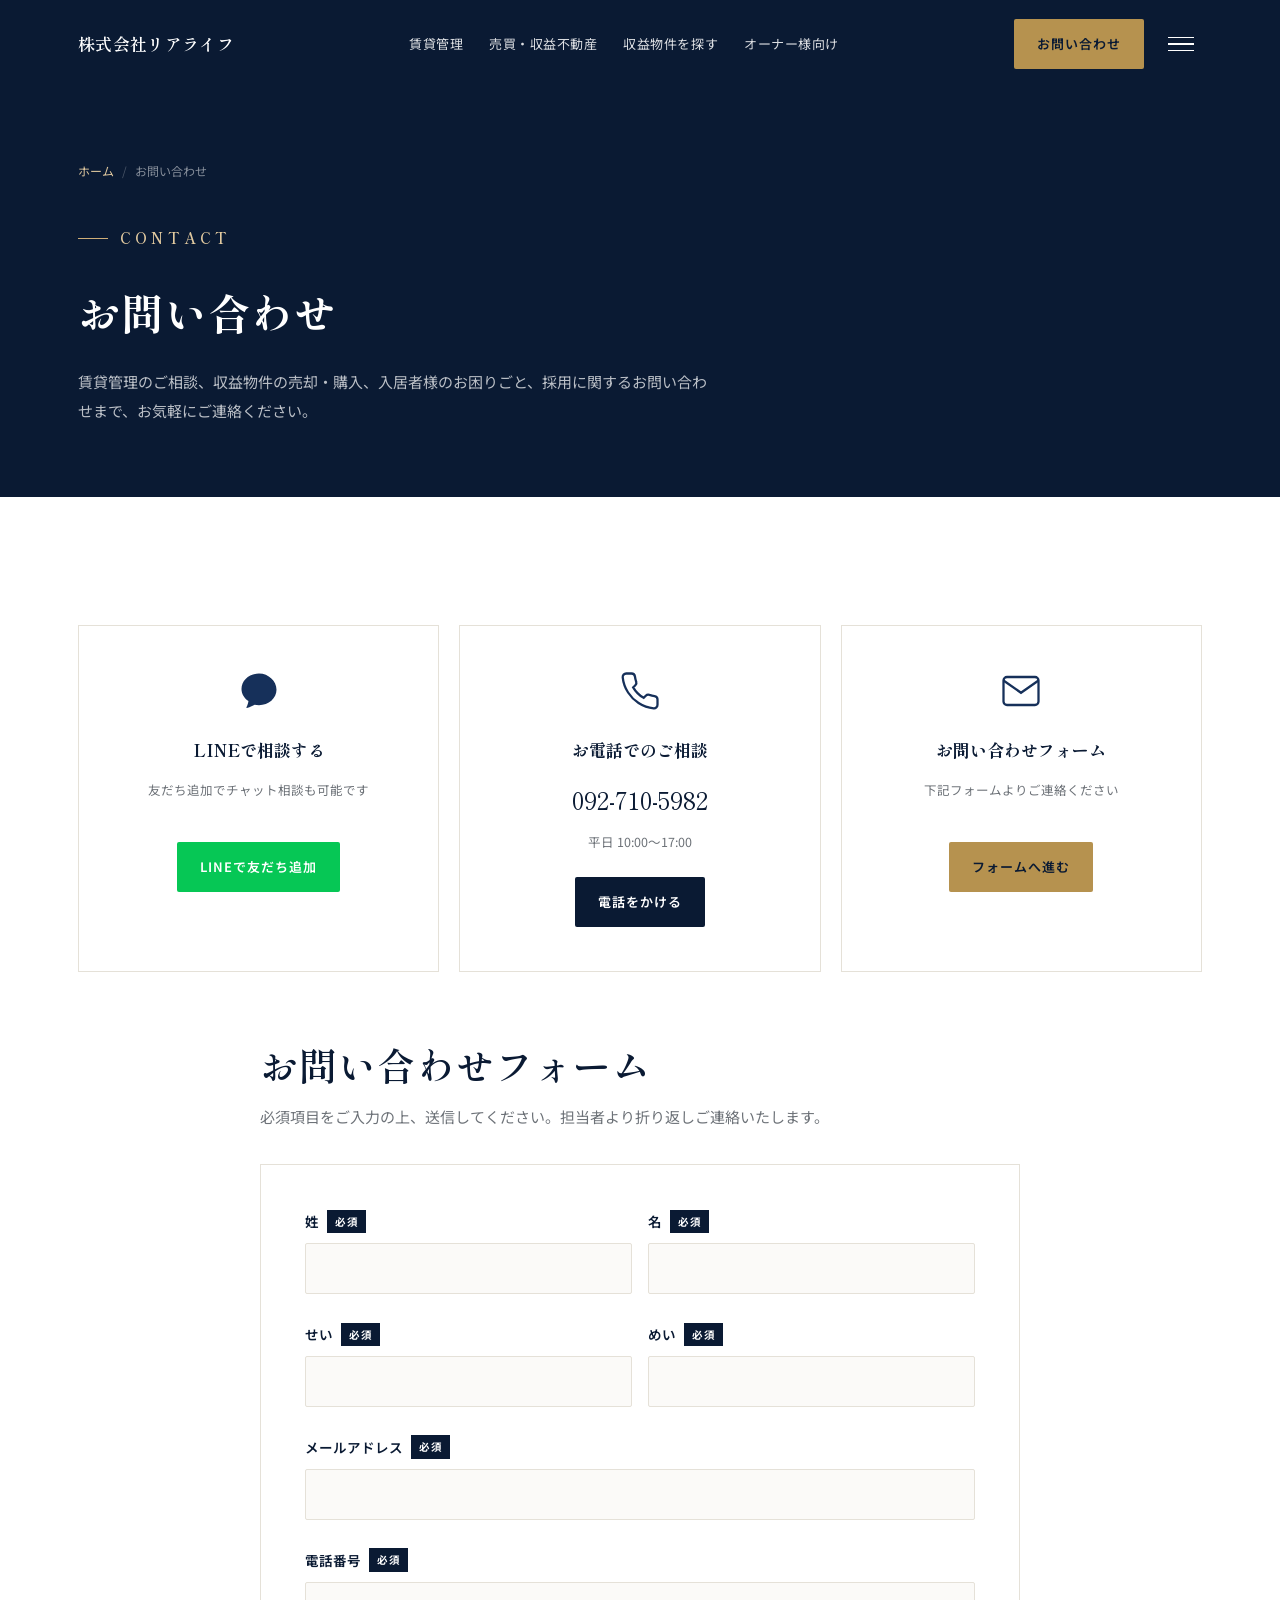
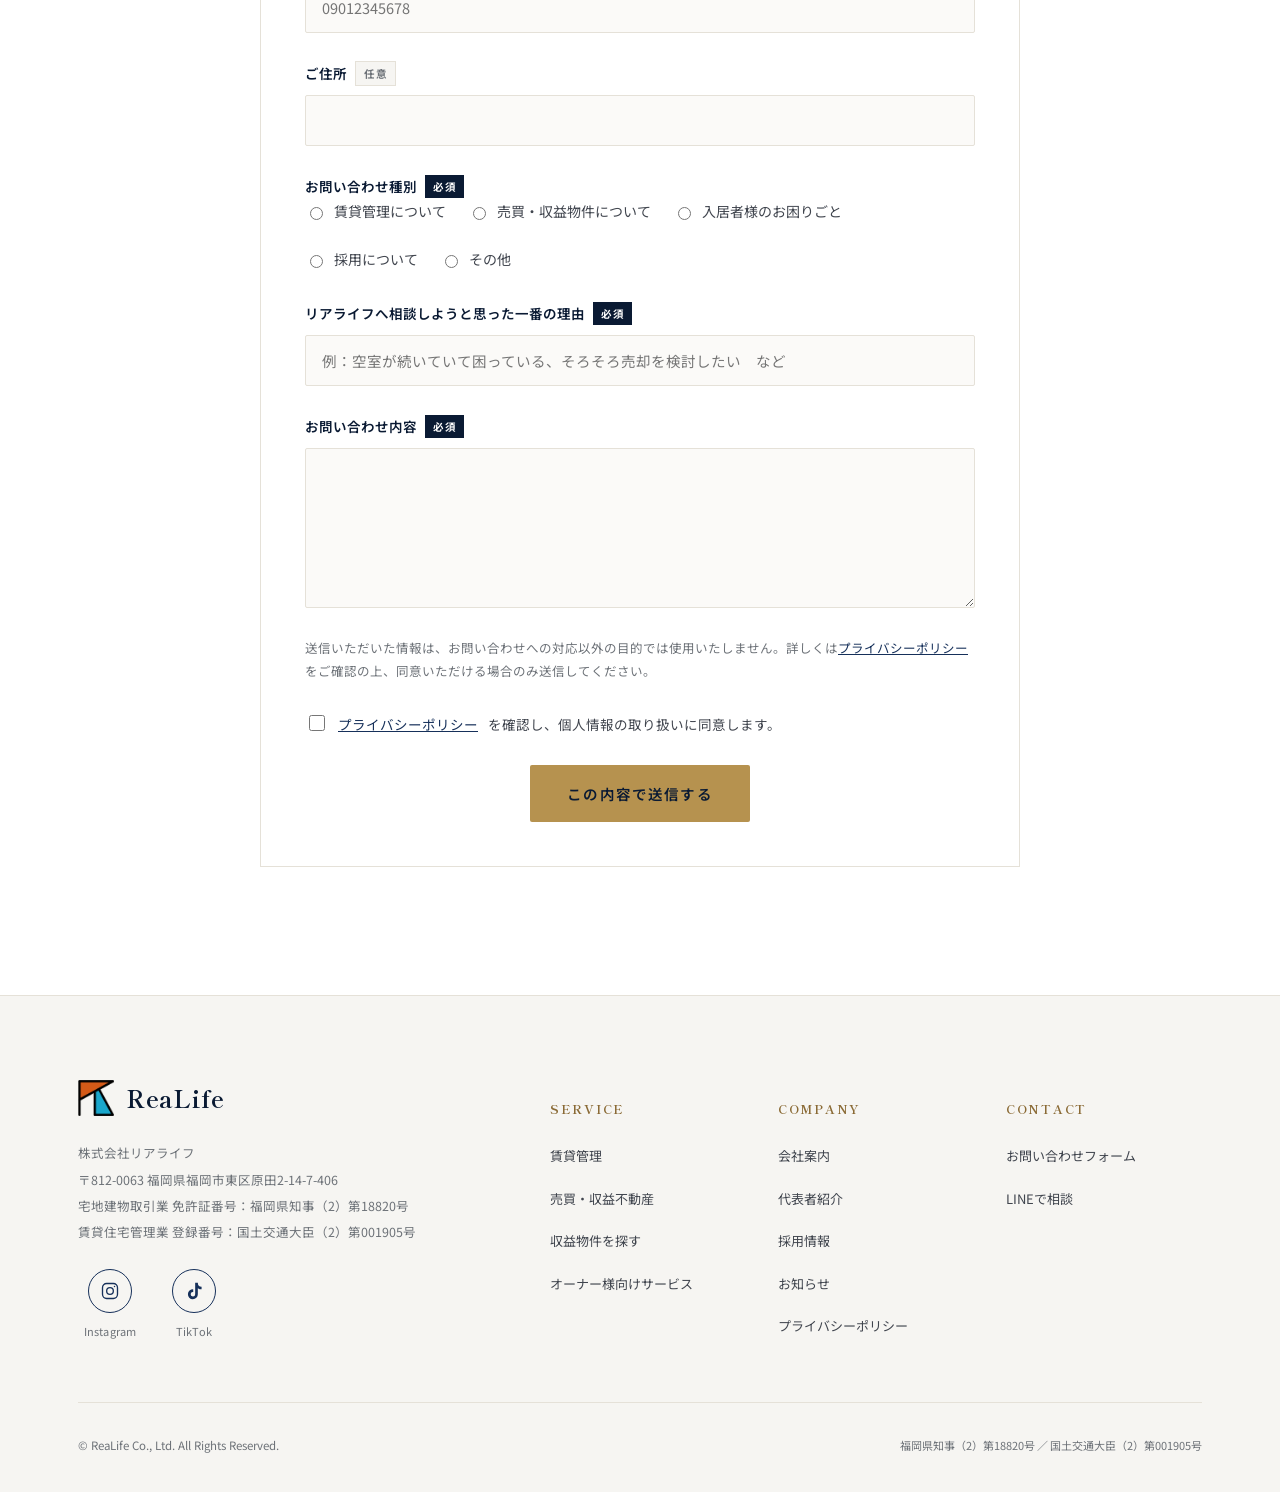
<file: pages/contact.html>
﻿<!doctype html>
<html lang="ja">
<head>
<script>
  /* #contact-form の実要素へ移動する前に、ブラウザ標準のアンカー移動が
     フォント読み込み前の古いレイアウトへ着地しないよう、一旦ハッシュを
     取り除いておく。実際の移動は main.js がページ読み込み完了後に行う。 */
  window.__scrollToContactForm = location.hash === "#contact-form";
  if (window.__scrollToContactForm) {
    history.replaceState(null, "", location.pathname + location.search);
  }
</script>
<meta charset="UTF-8" />
<meta name="viewport" content="width=device-width, initial-scale=1, viewport-fit=cover" />
<title>お問い合わせ｜株式会社リアライフ</title>
<meta name="description" content="株式会社リアライフへのお問い合わせ。賃貸管理・売買・収益物件・採用に関するご相談は、LINE・お電話・フォームからご連絡ください。" />
<link rel="canonical" href="https://realife-group.jp/pages/contact.html" />

<!-- Open Graph -->
<meta property="og:type" content="website" />
<meta property="og:site_name" content="株式会社リアライフ" />
<meta property="og:title" content="お問い合わせ｜株式会社リアライフ" />
<meta property="og:description" content="株式会社リアライフへのお問い合わせ。賃貸管理・売買・収益物件・採用に関するご相談は、LINE・お電話・フォームからご連絡ください。" />
<meta property="og:url" content="https://realife-group.jp/pages/contact.html" />
<meta property="og:image" content="https://realife-group.jp/assets/img/ogp-realife.jpg" />
<meta property="og:image:alt" content="株式会社リアライフ" />
<meta property="og:locale" content="ja_JP" />
<meta name="twitter:card" content="summary_large_image" />
<meta name="twitter:title" content="お問い合わせ｜株式会社リアライフ" />
<meta name="twitter:description" content="株式会社リアライフへのお問い合わせ。賃貸管理・売買・収益物件・採用に関するご相談は、LINE・お電話・フォームからご連絡ください。" />
<meta name="twitter:image" content="https://realife-group.jp/assets/img/ogp-realife.jpg" />
<link rel="icon" href="../assets/img/logo-icon.png" type="image/png" />
<meta name="theme-color" content="#eaf6fb" />
<link rel="preconnect" href="https://fonts.googleapis.com" />
<link rel="preconnect" href="https://fonts.gstatic.com" crossorigin />
<link href="https://fonts.googleapis.com/css2?family=Shippori+Mincho:wght@500;600;700&family=Noto+Sans+JP:wght@400;500;600;700&display=swap" rel="stylesheet" />
<link rel="stylesheet" href="../assets/css/style.css?v=3" />
</head>
<body>

<header class="site-header">
  <div class="container">
    <a href="../index.html" class="brand">
      <span class="brand-name">株式会社リアライフ</span>
    </a>

    <nav class="main-nav" aria-label="グローバルナビゲーション">
      <a href="chintai-kanri.html">賃貸管理</a>
      <a href="baibai.html">売買・収益不動産</a>
      <a href="bukken.html">収益物件を探す</a>
      <a href="owner.html">オーナー様向け</a>
    </nav>

    <div class="header-actions">
      <a href="contact.html" class="btn btn-gold btn-sm">お問い合わせ</a>
      <button class="nav-toggle" aria-label="メニューを開く" aria-expanded="false">
        <span></span><span></span><span></span>
      </button>
    </div>
  </div>
</header>

<nav class="mobile-nav" aria-label="モバイルナビゲーション">
  <div class="mobile-nav-groups">
    <div class="mobile-nav-group">
      <p class="mobile-nav-label">サービスを探す</p>
      <ul>
        <li><a href="../index.html#service">サービス紹介</a></li>
        <li><a href="chintai-kanri.html">賃貸管理</a></li>
        <li><a href="baibai.html">売買・収益不動産</a></li>
        <li><a href="bukken.html">収益物件を探す</a></li>
        <li><a href="owner.html">オーナー様向け</a></li>
      </ul>
    </div>
    <div class="mobile-nav-group">
      <p class="mobile-nav-label">リアライフを知る</p>
      <ul>
        <li><a href="company.html">会社案内</a></li>
        <li><a href="president.html">代表者紹介</a></li>
        <li><a href="../index.html#numbers">数字で見るリアライフ</a></li>
        <li><a href="../index.html#about">リアライフについて</a></li>
      </ul>
    </div>
    <div class="mobile-nav-group">
      <p class="mobile-nav-label">その他</p>
      <ul>
        <li><a href="../index.html#voice">オーナー様の声</a></li>
        <li><a href="news.html">お知らせ</a></li>
        <li><a href="recruit.html">採用情報</a></li>
        <li><a href="contact.html">お問い合わせ</a></li>
      </ul>
    </div>
  </div>
</nav>

<main>
  <section class="page-hero">
    <div class="container">
      <nav class="breadcrumb"><a href="../index.html">ホーム</a><span class="sep">/</span><span>お問い合わせ</span></nav>
      <p class="eyebrow">CONTACT</p>
      <h1>お問い合わせ</h1>
      <p>賃貸管理のご相談、収益物件の売却・購入、入居者様のお困りごと、採用に関するお問い合わせまで、お気軽にご連絡ください。</p>
    </div>
  </section>

  <section class="section-pad">
    <div class="container">
      <div class="contact-grid reveal" style="margin-bottom:64px;">
        <div class="contact-card">
          <div class="contact-icon"><svg viewBox="0 0 24 24" fill="currentColor"><path d="M12 2C6.48 2 2 5.94 2 10.8c0 2.8 1.55 5.28 3.97 6.9-.13.98-.5 2.36-1.15 3.6-.1.2.09.42.3.36 1.98-.55 3.5-1.32 4.32-1.82.83.16 1.7.24 2.56.24 5.52 0 10-3.94 10-8.8S17.52 2 12 2Z"/></svg></div>
          <h4>LINEで相談する</h4>
          <p>友だち追加でチャット相談も可能です</p>
          <a href="https://lin.ee/W5oG8Or" class="btn btn-sm" style="background:#06c755;color:#fff;" target="_blank" rel="noopener noreferrer">LINEで友だち追加</a>
        </div>
        <div class="contact-card">
          <div class="contact-icon"><svg viewBox="0 0 24 24" fill="none" stroke="currentColor" stroke-width="1.5"><path d="M22 16.92v3a2 2 0 0 1-2.18 2 19.79 19.79 0 0 1-8.63-3.07 19.5 19.5 0 0 1-6-6 19.79 19.79 0 0 1-3.07-8.67A2 2 0 0 1 4.11 2h3a2 2 0 0 1 2 1.72c.13.98.36 1.94.68 2.86a2 2 0 0 1-.45 2.11L8.09 9.91a16 16 0 0 0 6 6l1.22-1.22a2 2 0 0 1 2.11-.45c.92.32 1.88.55 2.86.68A2 2 0 0 1 22 16.92Z"/></svg></div>
          <h4>お電話でのご相談</h4>
          <span class="big"><a href="tel:0927105982">092-710-5982</a></span>
          <p class="contact-hours" style="min-height:auto;">平日 10:00〜17:00</p>
          <a href="tel:0927105982" class="btn btn-navy btn-sm">電話をかける</a>
        </div>
        <div class="contact-card">
          <div class="contact-icon"><svg viewBox="0 0 24 24" fill="none" stroke="currentColor" stroke-width="1.5"><rect x="2" y="4" width="20" height="16" rx="2"/><path d="m22 6-10 7L2 6"/></svg></div>
          <h4>お問い合わせフォーム</h4>
          <p>下記フォームよりご連絡ください</p>
          <a href="#contact-form" class="btn btn-gold btn-sm">フォームへ進む</a>
        </div>
      </div>

      <div class="about" style="grid-template-columns:1fr;max-width:760px;margin:0 auto;">
        <div class="reveal" id="contact-form">
          <h2 class="section-title" style="text-align:left;margin-bottom:8px;">お問い合わせフォーム</h2>
          <p class="section-lead" style="margin-top:0;margin-bottom:32px;">必須項目をご入力の上、送信してください。担当者より折り返しご連絡いたします。</p>

          <form class="contact-form" action="#" method="post">
            <div style="display:none" aria-hidden="true">
              <label for="contact-botcheck">この項目は入力しないでください</label>
              <input type="checkbox" id="contact-botcheck" name="botcheck" tabindex="-1" autocomplete="off" />
            </div>

            <div class="form-split">
              <div class="form-row">
                <label for="contact-last-name">姓 <span class="form-required">必須</span></label>
                <input type="text" id="contact-last-name" name="last_name" required autocomplete="family-name" />
              </div>
              <div class="form-row">
                <label for="contact-first-name">名 <span class="form-required">必須</span></label>
                <input type="text" id="contact-first-name" name="first_name" required autocomplete="given-name" />
              </div>
            </div>

            <div class="form-split">
              <div class="form-row">
                <label for="contact-last-name-kana">せい <span class="form-required">必須</span></label>
                <input type="text" id="contact-last-name-kana" name="last_name_kana" required />
              </div>
              <div class="form-row">
                <label for="contact-first-name-kana">めい <span class="form-required">必須</span></label>
                <input type="text" id="contact-first-name-kana" name="first_name_kana" required />
              </div>
            </div>

            <div class="form-row">
              <label for="contact-email">メールアドレス <span class="form-required">必須</span></label>
              <input type="email" id="contact-email" name="email" required autocomplete="email" />
            </div>

            <div class="form-row">
              <label for="contact-tel">電話番号 <span class="form-required">必須</span></label>
              <input type="tel" id="contact-tel" name="tel" required autocomplete="tel" placeholder="09012345678" />
            </div>

            <div class="form-row">
              <label for="contact-address">ご住所 <span class="form-optional">任意</span></label>
              <input type="text" id="contact-address" name="address" autocomplete="street-address" />
            </div>

            <fieldset class="form-row form-fieldset">
              <legend>お問い合わせ種別 <span class="form-required">必須</span></legend>
              <div class="form-radio-group">
                <label for="type-management"><input type="radio" id="type-management" name="type" value="賃貸管理" required /> 賃貸管理について</label>
                <label for="type-sale"><input type="radio" id="type-sale" name="type" value="売買・収益物件" /> 売買・収益物件について</label>
                <label for="type-tenant"><input type="radio" id="type-tenant" name="type" value="入居者様のお困りごと" /> 入居者様のお困りごと</label>
                <label for="type-recruit"><input type="radio" id="type-recruit" name="type" value="採用について" /> 採用について</label>
                <label for="type-other"><input type="radio" id="type-other" name="type" value="その他" /> その他</label>
              </div>
            </fieldset>

            <div class="form-row">
              <label for="contact-reason">リアライフへ相談しようと思った一番の理由 <span class="form-required">必須</span></label>
              <input type="text" id="contact-reason" name="reason" required placeholder="例：空室が続いていて困っている、そろそろ売却を検討したい　など" />
            </div>

            <div class="form-row">
              <label for="contact-message">お問い合わせ内容 <span class="form-required">必須</span></label>
              <textarea id="contact-message" name="message" required></textarea>
            </div>

            <p class="form-note">
              送信いただいた情報は、お問い合わせへの対応以外の目的では使用いたしません。詳しくは<a href="privacy.html">プライバシーポリシー</a>をご確認の上、同意いただける場合のみ送信してください。
            </p>

            <div class="form-row form-consent">
              <label for="contact-consent">
                <input type="checkbox" id="contact-consent" name="consent" required />
                <a href="privacy.html">プライバシーポリシー</a>を確認し、個人情報の取り扱いに同意します。
              </label>
            </div>

            <div id="contact-form-error" class="form-alert" role="alert" hidden>
              送信できませんでした。時間をおいて再度お試しいただくか、お電話またはLINEよりお問い合わせください。
            </div>

            <div class="form-submit">
              <button type="submit" class="btn btn-gold">この内容で送信する</button>
            </div>
          </form>

          <div id="contact-form-success" class="form-result" hidden>
            <p>お問い合わせありがとうございます。内容を確認のうえ、担当者よりご連絡いたします。</p>
          </div>
        </div>
      </div>
    </div>
  </section>
</main>

<footer class="site-footer">
  <div class="container">
    <div class="footer-top">
      <div class="footer-brand reveal">
        <div class="brand" style="margin-bottom:4px;">
          <img src="../assets/img/logo-icon.png" alt="株式会社リアライフ" class="brand-logo" width="40" height="40" />
          <span class="brand-mark">ReaLife</span>
        </div>
        <p>
          株式会社リアライフ<br />
          〒812-0063 福岡県福岡市東区原田2-14-7-406<br />
          宅地建物取引業 免許証番号：福岡県知事（2）第18820号<br />
          賃貸住宅管理業 登録番号：国土交通大臣（2）第001905号
        </p>
        <div class="footer-social">
          <a href="https://www.instagram.com/realife_group/" target="_blank" rel="noopener noreferrer" class="footer-social-link" aria-label="Instagram（外部サイトが新しいタブで開きます）">
            <span class="footer-social-icon">
              <svg viewBox="0 0 24 24" fill="none" stroke="currentColor" stroke-width="1.6" aria-hidden="true">
                <rect x="3" y="3" width="18" height="18" rx="5"/>
                <circle cx="12" cy="12" r="4"/>
                <circle cx="17.4" cy="6.6" r="0.9" fill="currentColor" stroke="none"/>
              </svg>
            </span>
            <span class="footer-social-label">Instagram</span>
          </a>
          <a href="https://www.tiktok.com/@realife_hukuoka" target="_blank" rel="noopener noreferrer" class="footer-social-link" aria-label="TikTok（外部サイトが新しいタブで開きます）">
            <span class="footer-social-icon">
              <svg viewBox="0 0 24 24" fill="currentColor" aria-hidden="true">
                <path d="M16.6 2h-3.2v13.9a2.7 2.7 0 1 1-2.35-2.68v-3.25a5.95 5.95 0 1 0 5.55 5.93V8.62a7.9 7.9 0 0 0 4.5 1.4V6.77a4.72 4.72 0 0 1-4.5-4.77Z"/>
              </svg>
            </span>
            <span class="footer-social-label">TikTok</span>
          </a>
        </div>
      </div>

      <div class="footer-cols">
        <div class="footer-col reveal">
          <h5>SERVICE</h5>
          <ul>
            <li><a href="chintai-kanri.html">賃貸管理</a></li>
            <li><a href="baibai.html">売買・収益不動産</a></li>
            <li><a href="bukken.html">収益物件を探す</a></li>
            <li><a href="owner.html">オーナー様向けサービス</a></li>
          </ul>
        </div>
        <div class="footer-col reveal">
          <h5>COMPANY</h5>
          <ul>
            <li><a href="company.html">会社案内</a></li>
            <li><a href="president.html">代表者紹介</a></li>
            <li><a href="recruit.html">採用情報</a></li>
            <li><a href="news.html">お知らせ</a></li>
            <li><a href="privacy.html">プライバシーポリシー</a></li>
          </ul>
        </div>
        <div class="footer-col reveal">
          <h5>CONTACT</h5>
          <ul>
            <li><a href="contact.html">お問い合わせフォーム</a></li>
            <li><a href="https://lin.ee/W5oG8Or" target="_blank" rel="noopener noreferrer">LINEで相談</a></li>
          </ul>
        </div>
      </div>
    </div>

    <div class="footer-bottom">
      <span>© ReaLife Co., Ltd. All Rights Reserved.</span>
      <span class="footer-license">福岡県知事（2）第18820号 ／ 国土交通大臣（2）第001905号</span>
    </div>
  </div>
</footer>

<div class="mobile-cta-bar" aria-label="お問い合わせクイックメニュー">
  <a href="https://lin.ee/W5oG8Or" class="cta-line" target="_blank" rel="noopener noreferrer">
    <svg viewBox="0 0 24 24" fill="currentColor"><path d="M12 2C6.48 2 2 5.94 2 10.8c0 2.8 1.55 5.28 3.97 6.9-.13.98-.5 2.36-1.15 3.6-.1.2.09.42.3.36 1.98-.55 3.5-1.32 4.32-1.82.83.16 1.7.24 2.56.24 5.52 0 10-3.94 10-8.8S17.52 2 12 2Z"/></svg>
    LINE相談
  </a>
  <a href="tel:0927105982" class="cta-tel">
    <svg viewBox="0 0 24 24" fill="none" stroke="currentColor" stroke-width="1.6"><path d="M22 16.92v3a2 2 0 0 1-2.18 2 19.79 19.79 0 0 1-8.63-3.07 19.5 19.5 0 0 1-6-6 19.79 19.79 0 0 1-3.07-8.67A2 2 0 0 1 4.11 2h3a2 2 0 0 1 2 1.72c.13.98.36 1.94.68 2.86a2 2 0 0 1-.45 2.11L8.09 9.91a16 16 0 0 0 6 6l1.22-1.22a2 2 0 0 1 2.11-.45c.92.32 1.88.55 2.86.68A2 2 0 0 1 22 16.92Z"/></svg>
    電話する
  </a>
  <a href="contact.html" class="cta-form">
    <svg viewBox="0 0 24 24" fill="none" stroke="currentColor" stroke-width="1.6"><rect x="2" y="4" width="20" height="16" rx="2"/><path d="m22 6-10 7L2 6"/></svg>
    問い合わせ
  </a>
</div>

<button class="to-top" aria-label="ページの先頭へ戻る">
  <svg viewBox="0 0 24 24" fill="none" stroke="currentColor" stroke-width="2"><path d="M18 15l-6-6-6 6"/></svg>
</button>

<script src="../assets/js/main.js?v=8"></script>
</body>
</html>
</file>
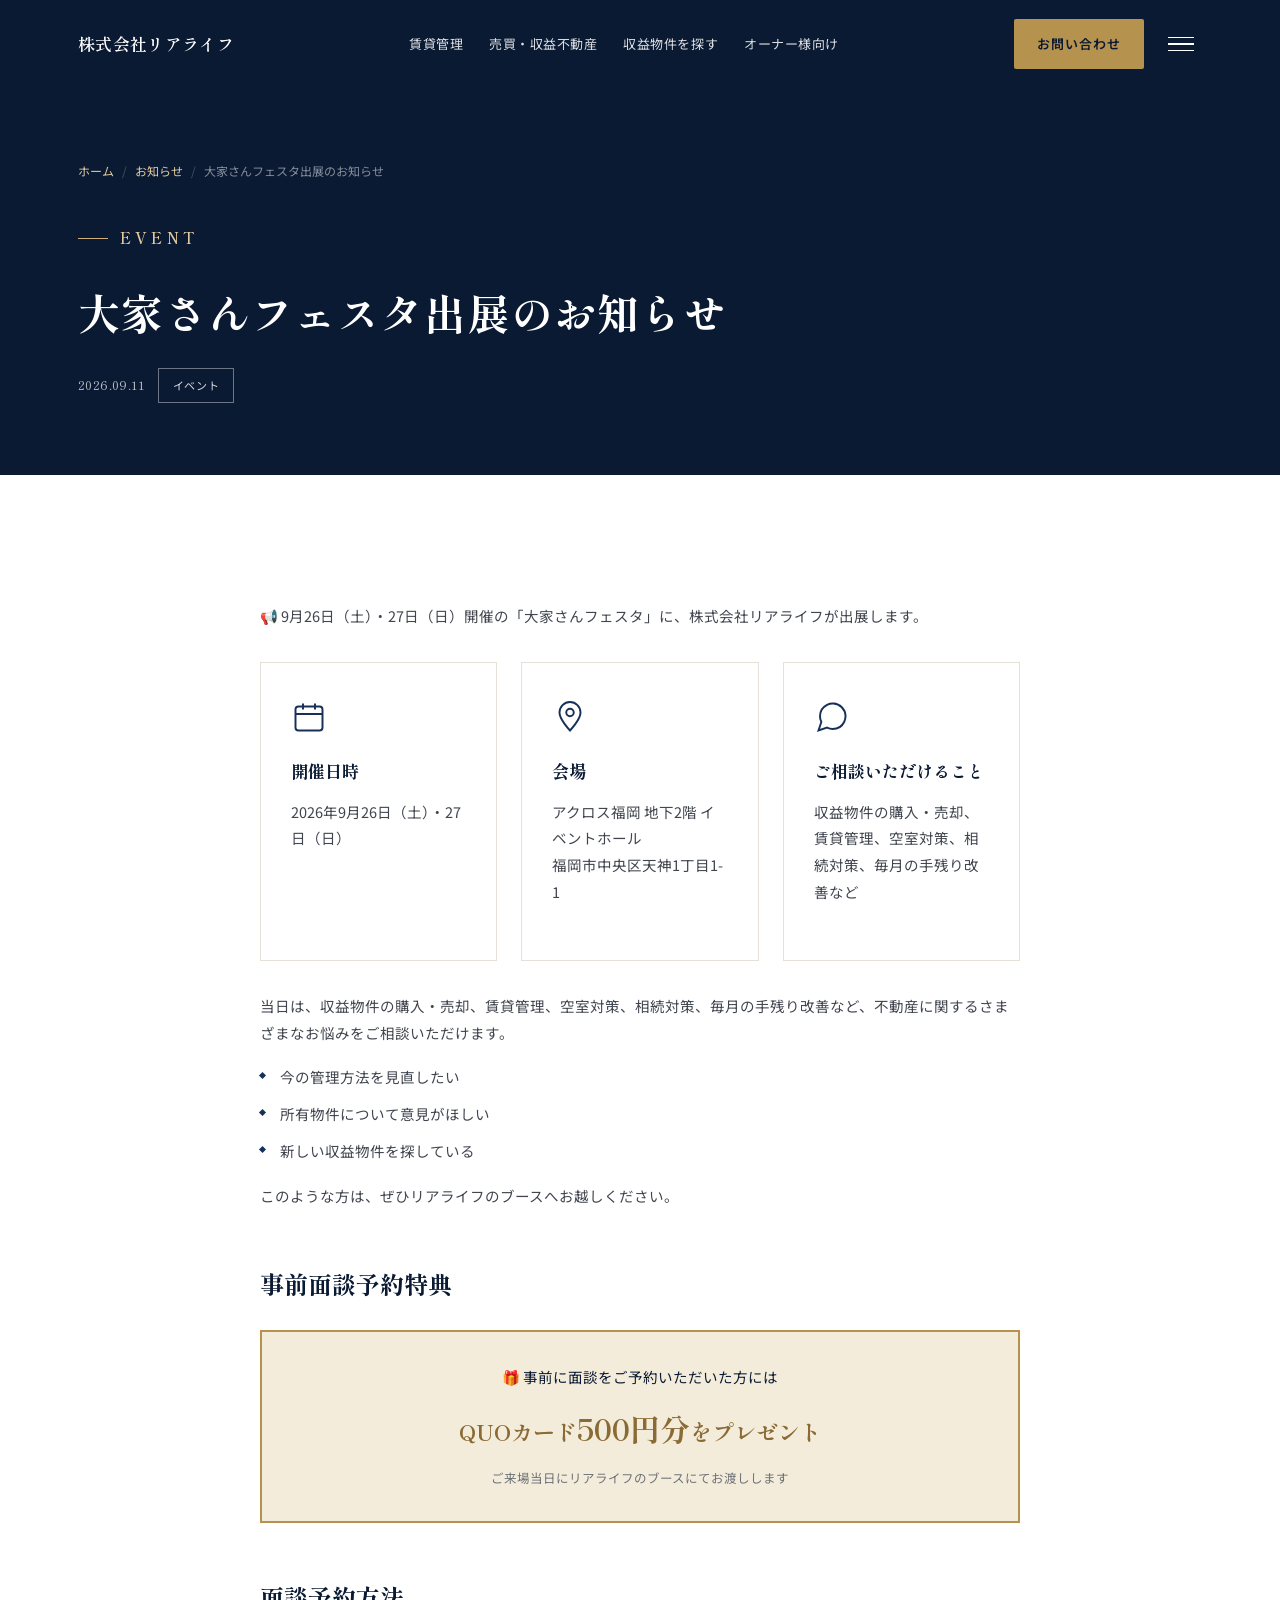
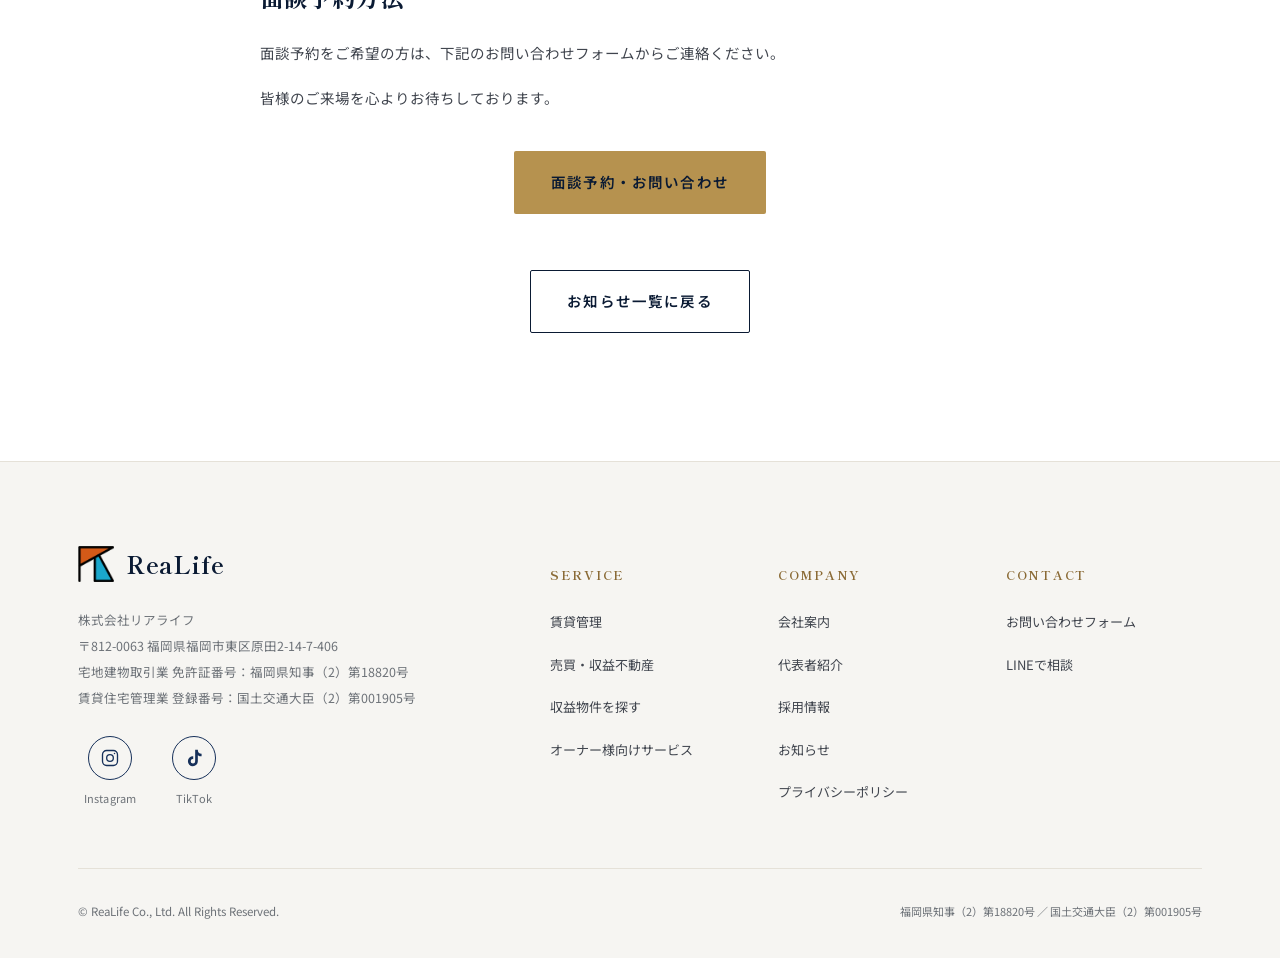
<file: pages/news-ooyasan-festa.html>
<!doctype html>
<html lang="ja">
<head>
<meta charset="UTF-8" />
<meta name="viewport" content="width=device-width, initial-scale=1, viewport-fit=cover" />
<title>大家さんフェスタ出展のお知らせ｜株式会社リアライフ</title>
<meta name="description" content="株式会社リアライフは2026年9月26日（土）・27日（日）開催の「大家さんフェスタ」（アクロス福岡）に出展します。事前に面談をご予約いただいた方には、ご来場当日にQUOカード500円分をプレゼントいたします。" />
<link rel="canonical" href="https://realife-group.jp/pages/news-ooyasan-festa.html" />

<!-- Open Graph -->
<meta property="og:type" content="article" />
<meta property="og:site_name" content="株式会社リアライフ" />
<meta property="og:title" content="大家さんフェスタ出展のお知らせ｜株式会社リアライフ" />
<meta property="og:description" content="株式会社リアライフは2026年9月26日（土）・27日（日）開催の「大家さんフェスタ」（アクロス福岡）に出展します。事前に面談をご予約いただいた方には、ご来場当日にQUOカード500円分をプレゼントいたします。" />
<meta property="og:url" content="https://realife-group.jp/pages/news-ooyasan-festa.html" />
<meta property="og:image" content="https://realife-group.jp/assets/img/ogp-realife.jpg" />
<meta property="og:image:alt" content="株式会社リアライフ" />
<meta property="og:locale" content="ja_JP" />
<meta name="twitter:card" content="summary_large_image" />
<meta name="twitter:title" content="大家さんフェスタ出展のお知らせ｜株式会社リアライフ" />
<meta name="twitter:description" content="株式会社リアライフは2026年9月26日（土）・27日（日）開催の「大家さんフェスタ」（アクロス福岡）に出展します。事前に面談をご予約いただいた方には、ご来場当日にQUOカード500円分をプレゼントいたします。" />
<meta name="twitter:image" content="https://realife-group.jp/assets/img/ogp-realife.jpg" />
<link rel="icon" href="../assets/img/logo-icon.png" type="image/png" />
<meta name="theme-color" content="#eaf6fb" />
<link rel="preconnect" href="https://fonts.googleapis.com" />
<link rel="preconnect" href="https://fonts.gstatic.com" crossorigin />
<link href="https://fonts.googleapis.com/css2?family=Shippori+Mincho:wght@500;600;700&family=Noto+Sans+JP:wght@400;500;600;700&display=swap" rel="stylesheet" />
<link rel="stylesheet" href="../assets/css/style.css?v=3" />
</head>
<body>

<header class="site-header">
  <div class="container">
    <a href="../index.html" class="brand">
      <span class="brand-name">株式会社リアライフ</span>
    </a>

    <nav class="main-nav" aria-label="グローバルナビゲーション">
      <a href="chintai-kanri.html">賃貸管理</a>
      <a href="baibai.html">売買・収益不動産</a>
      <a href="bukken.html">収益物件を探す</a>
      <a href="owner.html">オーナー様向け</a>
    </nav>

    <div class="header-actions">
      <a href="contact.html" class="btn btn-gold btn-sm">お問い合わせ</a>
      <button class="nav-toggle" aria-label="メニューを開く" aria-expanded="false">
        <span></span><span></span><span></span>
      </button>
    </div>
  </div>
</header>

<nav class="mobile-nav" aria-label="モバイルナビゲーション">
  <div class="mobile-nav-groups">
    <div class="mobile-nav-group">
      <p class="mobile-nav-label">サービスを探す</p>
      <ul>
        <li><a href="../index.html#service">サービス紹介</a></li>
        <li><a href="chintai-kanri.html">賃貸管理</a></li>
        <li><a href="baibai.html">売買・収益不動産</a></li>
        <li><a href="bukken.html">収益物件を探す</a></li>
        <li><a href="owner.html">オーナー様向け</a></li>
      </ul>
    </div>
    <div class="mobile-nav-group">
      <p class="mobile-nav-label">リアライフを知る</p>
      <ul>
        <li><a href="company.html">会社案内</a></li>
        <li><a href="president.html">代表者紹介</a></li>
        <li><a href="../index.html#numbers">数字で見るリアライフ</a></li>
        <li><a href="../index.html#about">リアライフについて</a></li>
      </ul>
    </div>
    <div class="mobile-nav-group">
      <p class="mobile-nav-label">その他</p>
      <ul>
        <li><a href="../index.html#voice">オーナー様の声</a></li>
        <li><a href="news.html">お知らせ</a></li>
        <li><a href="recruit.html">採用情報</a></li>
        <li><a href="contact.html">お問い合わせ</a></li>
      </ul>
    </div>
  </div>
</nav>

<main>
  <section class="page-hero">
    <div class="container">
      <nav class="breadcrumb"><a href="../index.html">ホーム</a><span class="sep">/</span><a href="news.html">お知らせ</a><span class="sep">/</span><span>大家さんフェスタ出展のお知らせ</span></nav>
      <p class="eyebrow">EVENT</p>
      <h1>大家さんフェスタ出展のお知らせ</h1>
      <p style="display:flex;align-items:center;gap:14px;flex-wrap:wrap;margin-top:18px;">
        <span class="news-date" style="color:rgba(255,255,255,0.72);">2026.09.11</span>
        <span class="news-tag" style="border-color:rgba(255,255,255,0.4);color:rgba(255,255,255,0.85);">イベント</span>
      </p>
    </div>
  </section>

  <section class="section-pad">
    <div class="container">
      <div class="prose reveal">
        <p>📢 9月26日（土）・27日（日）開催の「大家さんフェスタ」に、株式会社リアライフが出展します。</p>

        <div class="results-grid" style="margin:32px 0;">
          <div class="result-card">
            <div class="icon"><svg viewBox="0 0 24 24" fill="none" stroke="currentColor" stroke-width="1.5"><rect x="3" y="5" width="18" height="16" rx="2"/><path d="M16 3v4M8 3v4M3 10h18"/></svg></div>
            <h4>開催日時</h4>
            <p>2026年9月26日（土）・27日（日）</p>
          </div>
          <div class="result-card">
            <div class="icon"><svg viewBox="0 0 24 24" fill="none" stroke="currentColor" stroke-width="1.5"><path d="M12 21s-7-7.24-7-12a7 7 0 0 1 14 0c0 4.76-7 12-7 12Z"/><circle cx="12" cy="9" r="2.5"/></svg></div>
            <h4>会場</h4>
            <p>アクロス福岡 地下2階 イベントホール<br />福岡市中央区天神1丁目1-1</p>
          </div>
          <div class="result-card">
            <div class="icon"><svg viewBox="0 0 24 24" fill="none" stroke="currentColor" stroke-width="1.5"><path d="M21 11.5a8.38 8.38 0 0 1-.9 3.8 8.5 8.5 0 0 1-7.6 4.7 8.38 8.38 0 0 1-3.8-.9L3 21l1.9-5.7a8.38 8.38 0 0 1-.9-3.8 8.5 8.5 0 0 1 4.7-7.6 8.38 8.38 0 0 1 3.8-.9h.5a8.48 8.48 0 0 1 8 8v.5Z"/></svg></div>
            <h4>ご相談いただけること</h4>
            <p>収益物件の購入・売却、賃貸管理、空室対策、相続対策、毎月の手残り改善など</p>
          </div>
        </div>

        <p>当日は、収益物件の購入・売却、賃貸管理、空室対策、相続対策、毎月の手残り改善など、不動産に関するさまざまなお悩みをご相談いただけます。</p>
        <ul>
          <li>今の管理方法を見直したい</li>
          <li>所有物件について意見がほしい</li>
          <li>新しい収益物件を探している</li>
        </ul>
        <p>このような方は、ぜひリアライフのブースへお越しください。</p>

        <h2>事前面談予約特典</h2>
        <div class="event-perk-box">
          <p class="event-perk-lead">🎁 事前に面談をご予約いただいた方には</p>
          <p class="event-perk-amount">QUOカード<strong>500円分</strong>をプレゼント</p>
          <p class="event-perk-note">ご来場当日にリアライフのブースにてお渡しします</p>
        </div>

        <h2>面談予約方法</h2>
        <p>面談予約をご希望の方は、下記のお問い合わせフォームからご連絡ください。</p>
        <p>皆様のご来場を心よりお待ちしております。</p>

        <div class="form-submit" style="margin-top:40px;">
          <a href="contact.html?topic=ooyasan-festa#contact-form" class="btn btn-gold">面談予約・お問い合わせ</a>
        </div>
      </div>

      <div class="news-more reveal" style="margin-top:56px;">
        <a href="news.html" class="btn btn-outline" style="border-color:var(--navy-900);color:var(--navy-900);">お知らせ一覧に戻る</a>
      </div>
    </div>
  </section>
</main>

<footer class="site-footer">
  <div class="container">
    <div class="footer-top">
      <div class="footer-brand reveal">
        <div class="brand" style="margin-bottom:4px;">
          <img src="../assets/img/logo-icon.png" alt="株式会社リアライフ" class="brand-logo" width="40" height="40" />
          <span class="brand-mark">ReaLife</span>
        </div>
        <p>
          株式会社リアライフ<br />
          〒812-0063 福岡県福岡市東区原田2-14-7-406<br />
          宅地建物取引業 免許証番号：福岡県知事（2）第18820号<br />
          賃貸住宅管理業 登録番号：国土交通大臣（2）第001905号
        </p>
        <div class="footer-social">
          <a href="https://www.instagram.com/realife_group/" target="_blank" rel="noopener noreferrer" class="footer-social-link" aria-label="Instagram（外部サイトが新しいタブで開きます）">
            <span class="footer-social-icon">
              <svg viewBox="0 0 24 24" fill="none" stroke="currentColor" stroke-width="1.6" aria-hidden="true">
                <rect x="3" y="3" width="18" height="18" rx="5"/>
                <circle cx="12" cy="12" r="4"/>
                <circle cx="17.4" cy="6.6" r="0.9" fill="currentColor" stroke="none"/>
              </svg>
            </span>
            <span class="footer-social-label">Instagram</span>
          </a>
          <a href="https://www.tiktok.com/@realife_hukuoka" target="_blank" rel="noopener noreferrer" class="footer-social-link" aria-label="TikTok（外部サイトが新しいタブで開きます）">
            <span class="footer-social-icon">
              <svg viewBox="0 0 24 24" fill="currentColor" aria-hidden="true">
                <path d="M16.6 2h-3.2v13.9a2.7 2.7 0 1 1-2.35-2.68v-3.25a5.95 5.95 0 1 0 5.55 5.93V8.62a7.9 7.9 0 0 0 4.5 1.4V6.77a4.72 4.72 0 0 1-4.5-4.77Z"/>
              </svg>
            </span>
            <span class="footer-social-label">TikTok</span>
          </a>
        </div>
      </div>

      <div class="footer-cols">
        <div class="footer-col reveal">
          <h5>SERVICE</h5>
          <ul>
            <li><a href="chintai-kanri.html">賃貸管理</a></li>
            <li><a href="baibai.html">売買・収益不動産</a></li>
            <li><a href="bukken.html">収益物件を探す</a></li>
            <li><a href="owner.html">オーナー様向けサービス</a></li>
          </ul>
        </div>
        <div class="footer-col reveal">
          <h5>COMPANY</h5>
          <ul>
            <li><a href="company.html">会社案内</a></li>
            <li><a href="president.html">代表者紹介</a></li>
            <li><a href="recruit.html">採用情報</a></li>
            <li><a href="news.html">お知らせ</a></li>
            <li><a href="privacy.html">プライバシーポリシー</a></li>
          </ul>
        </div>
        <div class="footer-col reveal">
          <h5>CONTACT</h5>
          <ul>
            <li><a href="contact.html">お問い合わせフォーム</a></li>
            <li><a href="https://lin.ee/W5oG8Or" target="_blank" rel="noopener noreferrer">LINEで相談</a></li>
          </ul>
        </div>
      </div>
    </div>

    <div class="footer-bottom">
      <span>© ReaLife Co., Ltd. All Rights Reserved.</span>
      <span class="footer-license">福岡県知事（2）第18820号 ／ 国土交通大臣（2）第001905号</span>
    </div>
  </div>
</footer>

<div class="mobile-cta-bar" aria-label="お問い合わせクイックメニュー">
  <a href="https://lin.ee/W5oG8Or" class="cta-line" target="_blank" rel="noopener noreferrer">
    <svg viewBox="0 0 24 24" fill="currentColor"><path d="M12 2C6.48 2 2 5.94 2 10.8c0 2.8 1.55 5.28 3.97 6.9-.13.98-.5 2.36-1.15 3.6-.1.2.09.42.3.36 1.98-.55 3.5-1.32 4.32-1.82.83.16 1.7.24 2.56.24 5.52 0 10-3.94 10-8.8S17.52 2 12 2Z"/></svg>
    LINE相談
  </a>
  <a href="tel:0927105982" class="cta-tel">
    <svg viewBox="0 0 24 24" fill="none" stroke="currentColor" stroke-width="1.6"><path d="M22 16.92v3a2 2 0 0 1-2.18 2 19.79 19.79 0 0 1-8.63-3.07 19.5 19.5 0 0 1-6-6 19.79 19.79 0 0 1-3.07-8.67A2 2 0 0 1 4.11 2h3a2 2 0 0 1 2 1.72c.13.98.36 1.94.68 2.86a2 2 0 0 1-.45 2.11L8.09 9.91a16 16 0 0 0 6 6l1.22-1.22a2 2 0 0 1 2.11-.45c.92.32 1.88.55 2.86.68A2 2 0 0 1 22 16.92Z"/></svg>
    電話する
  </a>
  <a href="contact.html" class="cta-form">
    <svg viewBox="0 0 24 24" fill="none" stroke="currentColor" stroke-width="1.6"><rect x="2" y="4" width="20" height="16" rx="2"/><path d="m22 6-10 7L2 6"/></svg>
    問い合わせ
  </a>
</div>

<button class="to-top" aria-label="ページの先頭へ戻る">
  <svg viewBox="0 0 24 24" fill="none" stroke="currentColor" stroke-width="2"><path d="M18 15l-6-6-6 6"/></svg>
</button>

<script src="../assets/js/main.js?v=2"></script>
</body>
</html>
</file>
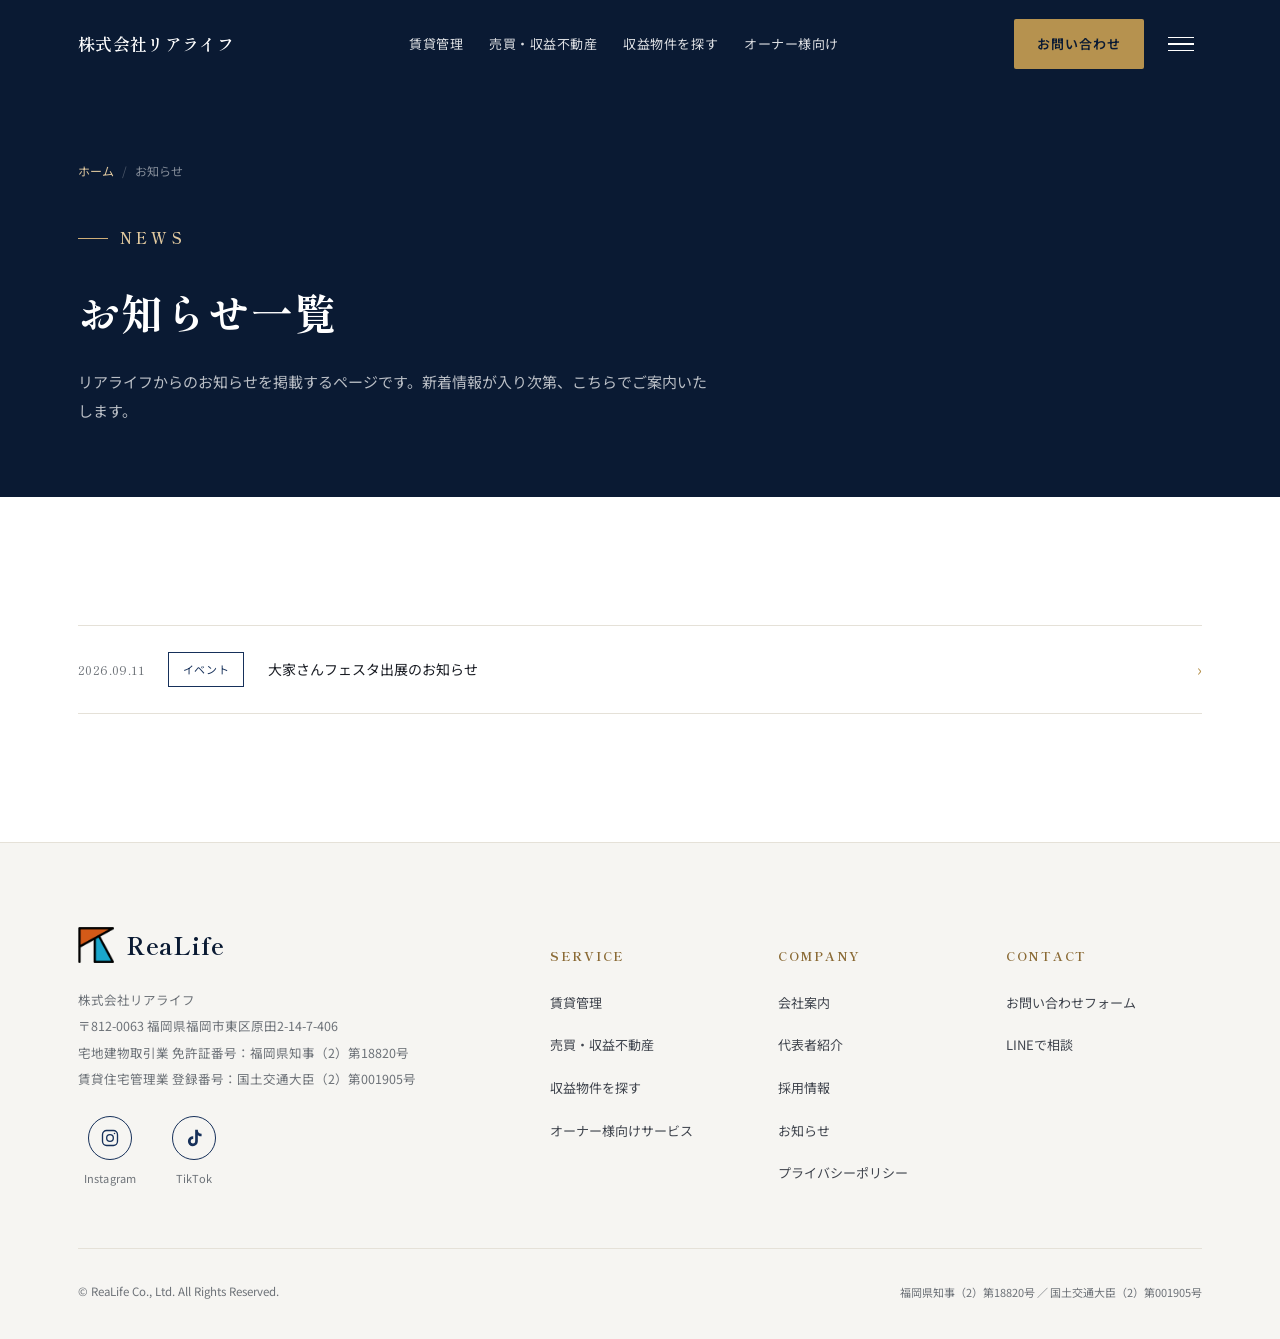
<file: pages/news.html>
﻿<!doctype html>
<html lang="ja">
<head>
<meta charset="UTF-8" />
<meta name="viewport" content="width=device-width, initial-scale=1, viewport-fit=cover" />
<title>お知らせ一覧｜株式会社リアライフ</title>
<meta name="description" content="株式会社リアライフからのお知らせ一覧。新着情報が入り次第、こちらでご案内いたします。" />
<link rel="canonical" href="https://realife-group.jp/pages/news.html" />

<!-- Open Graph -->
<meta property="og:type" content="website" />
<meta property="og:site_name" content="株式会社リアライフ" />
<meta property="og:title" content="お知らせ一覧｜株式会社リアライフ" />
<meta property="og:description" content="株式会社リアライフからのお知らせ一覧。新着情報が入り次第、こちらでご案内いたします。" />
<meta property="og:url" content="https://realife-group.jp/pages/news.html" />
<meta property="og:image" content="https://realife-group.jp/assets/img/ogp-realife.jpg" />
<meta property="og:image:alt" content="株式会社リアライフ" />
<meta property="og:locale" content="ja_JP" />
<meta name="twitter:card" content="summary_large_image" />
<meta name="twitter:title" content="お知らせ一覧｜株式会社リアライフ" />
<meta name="twitter:description" content="株式会社リアライフからのお知らせ一覧。新着情報が入り次第、こちらでご案内いたします。" />
<meta name="twitter:image" content="https://realife-group.jp/assets/img/ogp-realife.jpg" />
<link rel="icon" href="../assets/img/logo-icon.png" type="image/png" />
<meta name="theme-color" content="#eaf6fb" />
<link rel="preconnect" href="https://fonts.googleapis.com" />
<link rel="preconnect" href="https://fonts.gstatic.com" crossorigin />
<link href="https://fonts.googleapis.com/css2?family=Shippori+Mincho:wght@500;600;700&family=Noto+Sans+JP:wght@400;500;600;700&display=swap" rel="stylesheet" />
<link rel="stylesheet" href="../assets/css/style.css?v=3" />
</head>
<body>

<header class="site-header">
  <div class="container">
    <a href="../index.html" class="brand">
      <span class="brand-name">株式会社リアライフ</span>
    </a>

    <nav class="main-nav" aria-label="グローバルナビゲーション">
      <a href="chintai-kanri.html">賃貸管理</a>
      <a href="baibai.html">売買・収益不動産</a>
      <a href="bukken.html">収益物件を探す</a>
      <a href="owner.html">オーナー様向け</a>
    </nav>

    <div class="header-actions">
      <a href="contact.html" class="btn btn-gold btn-sm">お問い合わせ</a>
      <button class="nav-toggle" aria-label="メニューを開く" aria-expanded="false">
        <span></span><span></span><span></span>
      </button>
    </div>
  </div>
</header>

<nav class="mobile-nav" aria-label="モバイルナビゲーション">
  <div class="mobile-nav-groups">
    <div class="mobile-nav-group">
      <p class="mobile-nav-label">サービスを探す</p>
      <ul>
        <li><a href="../index.html#service">サービス紹介</a></li>
        <li><a href="chintai-kanri.html">賃貸管理</a></li>
        <li><a href="baibai.html">売買・収益不動産</a></li>
        <li><a href="bukken.html">収益物件を探す</a></li>
        <li><a href="owner.html">オーナー様向け</a></li>
      </ul>
    </div>
    <div class="mobile-nav-group">
      <p class="mobile-nav-label">リアライフを知る</p>
      <ul>
        <li><a href="company.html">会社案内</a></li>
        <li><a href="president.html">代表者紹介</a></li>
        <li><a href="../index.html#numbers">数字で見るリアライフ</a></li>
        <li><a href="../index.html#about">リアライフについて</a></li>
      </ul>
    </div>
    <div class="mobile-nav-group">
      <p class="mobile-nav-label">その他</p>
      <ul>
        <li><a href="../index.html#voice">オーナー様の声</a></li>
        <li><a href="news.html">お知らせ</a></li>
        <li><a href="recruit.html">採用情報</a></li>
        <li><a href="contact.html">お問い合わせ</a></li>
      </ul>
    </div>
  </div>
</nav>

<main>
  <section class="page-hero">
    <div class="container">
      <nav class="breadcrumb"><a href="../index.html">ホーム</a><span class="sep">/</span><span>お知らせ</span></nav>
      <p class="eyebrow">NEWS</p>
      <h1>お知らせ一覧</h1>
      <p>リアライフからのお知らせを掲載するページです。新着情報が入り次第、こちらでご案内いたします。</p>
    </div>
  </section>

  <section class="section-pad">
    <div class="container">
      <div class="news-list reveal">
        <a class="news-item" href="news-ooyasan-festa.html">
          <span class="news-date">2026.09.11</span>
          <span class="news-tag">イベント</span>
          <span class="news-title">大家さんフェスタ出展のお知らせ</span>
          <span class="news-arrow">›</span>
        </a>
      </div>
      <!-- ▼▼▼ ダミーのお知らせ（準備中のため非表示。実記事公開時にコメントを解除し、上の news-empty ブロックを削除） ▼▼▼
      <div class="news-list reveal">
        <a class="news-item" href="#">
          <span class="news-date">2026.08.07</span>
          <span class="news-tag">お知らせ</span>
          <span class="news-title">夏季休業についてのお知らせ</span>
          <span class="news-arrow">›</span>
        </a>
        <a class="news-item" href="#">
          <span class="news-date">2026.01.22</span>
          <span class="news-tag">メディア</span>
          <span class="news-title">NOAS FMさんに出演しました</span>
          <span class="news-arrow">›</span>
        </a>
        <a class="news-item" href="#">
          <span class="news-date">2025.12.08</span>
          <span class="news-tag">お知らせ</span>
          <span class="news-title">年末年始休業のお知らせ</span>
          <span class="news-arrow">›</span>
        </a>
        <a class="news-item" href="#">
          <span class="news-date">2025.07.29</span>
          <span class="news-tag">お知らせ</span>
          <span class="news-title">夏季休業のお知らせ</span>
          <span class="news-arrow">›</span>
        </a>
        <a class="news-item" href="#">
          <span class="news-date">2024.12.16</span>
          <span class="news-tag">お知らせ</span>
          <span class="news-title">年末年始休業のお知らせ</span>
          <span class="news-arrow">›</span>
        </a>
        <a class="news-item" href="#">
          <span class="news-date">2024.10.23</span>
          <span class="news-tag">セミナー</span>
          <span class="news-title">これだけは知っておきたい「賃貸経営再生術」！</span>
          <span class="news-arrow">›</span>
        </a>
      </div>
      <p class="result-note" style="margin-top:24px;">※ 記事詳細ページは準備中です。個別の記事本文は今後追加予定です。</p>
      ▲▲▲ ここまで ▲▲▲ -->
    </div>
  </section>
</main>

<footer class="site-footer">
  <div class="container">
    <div class="footer-top">
      <div class="footer-brand reveal">
        <div class="brand" style="margin-bottom:4px;">
          <img src="../assets/img/logo-icon.png" alt="株式会社リアライフ" class="brand-logo" width="40" height="40" />
          <span class="brand-mark">ReaLife</span>
        </div>
        <p>
          株式会社リアライフ<br />
          〒812-0063 福岡県福岡市東区原田2-14-7-406<br />
          宅地建物取引業 免許証番号：福岡県知事（2）第18820号<br />
          賃貸住宅管理業 登録番号：国土交通大臣（2）第001905号
        </p>
        <div class="footer-social">
          <a href="https://www.instagram.com/realife_group/" target="_blank" rel="noopener noreferrer" class="footer-social-link" aria-label="Instagram（外部サイトが新しいタブで開きます）">
            <span class="footer-social-icon">
              <svg viewBox="0 0 24 24" fill="none" stroke="currentColor" stroke-width="1.6" aria-hidden="true">
                <rect x="3" y="3" width="18" height="18" rx="5"/>
                <circle cx="12" cy="12" r="4"/>
                <circle cx="17.4" cy="6.6" r="0.9" fill="currentColor" stroke="none"/>
              </svg>
            </span>
            <span class="footer-social-label">Instagram</span>
          </a>
          <a href="https://www.tiktok.com/@realife_hukuoka" target="_blank" rel="noopener noreferrer" class="footer-social-link" aria-label="TikTok（外部サイトが新しいタブで開きます）">
            <span class="footer-social-icon">
              <svg viewBox="0 0 24 24" fill="currentColor" aria-hidden="true">
                <path d="M16.6 2h-3.2v13.9a2.7 2.7 0 1 1-2.35-2.68v-3.25a5.95 5.95 0 1 0 5.55 5.93V8.62a7.9 7.9 0 0 0 4.5 1.4V6.77a4.72 4.72 0 0 1-4.5-4.77Z"/>
              </svg>
            </span>
            <span class="footer-social-label">TikTok</span>
          </a>
        </div>
      </div>

      <div class="footer-cols">
        <div class="footer-col reveal">
          <h5>SERVICE</h5>
          <ul>
            <li><a href="chintai-kanri.html">賃貸管理</a></li>
            <li><a href="baibai.html">売買・収益不動産</a></li>
            <li><a href="bukken.html">収益物件を探す</a></li>
            <li><a href="owner.html">オーナー様向けサービス</a></li>
          </ul>
        </div>
        <div class="footer-col reveal">
          <h5>COMPANY</h5>
          <ul>
            <li><a href="company.html">会社案内</a></li>
            <li><a href="president.html">代表者紹介</a></li>
            <li><a href="recruit.html">採用情報</a></li>
            <li><a href="news.html">お知らせ</a></li>
            <li><a href="privacy.html">プライバシーポリシー</a></li>
          </ul>
        </div>
        <div class="footer-col reveal">
          <h5>CONTACT</h5>
          <ul>
            <li><a href="contact.html">お問い合わせフォーム</a></li>
            <li><a href="https://lin.ee/W5oG8Or" target="_blank" rel="noopener noreferrer">LINEで相談</a></li>
          </ul>
        </div>
      </div>
    </div>

    <div class="footer-bottom">
      <span>© ReaLife Co., Ltd. All Rights Reserved.</span>
      <span class="footer-license">福岡県知事（2）第18820号 ／ 国土交通大臣（2）第001905号</span>
    </div>
  </div>
</footer>

<div class="mobile-cta-bar" aria-label="お問い合わせクイックメニュー">
  <a href="https://lin.ee/W5oG8Or" class="cta-line" target="_blank" rel="noopener noreferrer">
    <svg viewBox="0 0 24 24" fill="currentColor"><path d="M12 2C6.48 2 2 5.94 2 10.8c0 2.8 1.55 5.28 3.97 6.9-.13.98-.5 2.36-1.15 3.6-.1.2.09.42.3.36 1.98-.55 3.5-1.32 4.32-1.82.83.16 1.7.24 2.56.24 5.52 0 10-3.94 10-8.8S17.52 2 12 2Z"/></svg>
    LINE相談
  </a>
  <a href="tel:0927105982" class="cta-tel">
    <svg viewBox="0 0 24 24" fill="none" stroke="currentColor" stroke-width="1.6"><path d="M22 16.92v3a2 2 0 0 1-2.18 2 19.79 19.79 0 0 1-8.63-3.07 19.5 19.5 0 0 1-6-6 19.79 19.79 0 0 1-3.07-8.67A2 2 0 0 1 4.11 2h3a2 2 0 0 1 2 1.72c.13.98.36 1.94.68 2.86a2 2 0 0 1-.45 2.11L8.09 9.91a16 16 0 0 0 6 6l1.22-1.22a2 2 0 0 1 2.11-.45c.92.32 1.88.55 2.86.68A2 2 0 0 1 22 16.92Z"/></svg>
    電話する
  </a>
  <a href="contact.html" class="cta-form">
    <svg viewBox="0 0 24 24" fill="none" stroke="currentColor" stroke-width="1.6"><rect x="2" y="4" width="20" height="16" rx="2"/><path d="m22 6-10 7L2 6"/></svg>
    問い合わせ
  </a>
</div>

<button class="to-top" aria-label="ページの先頭へ戻る">
  <svg viewBox="0 0 24 24" fill="none" stroke="currentColor" stroke-width="2"><path d="M18 15l-6-6-6 6"/></svg>
</button>

<script src="../assets/js/main.js?v=2"></script>
</body>
</html>
</file>
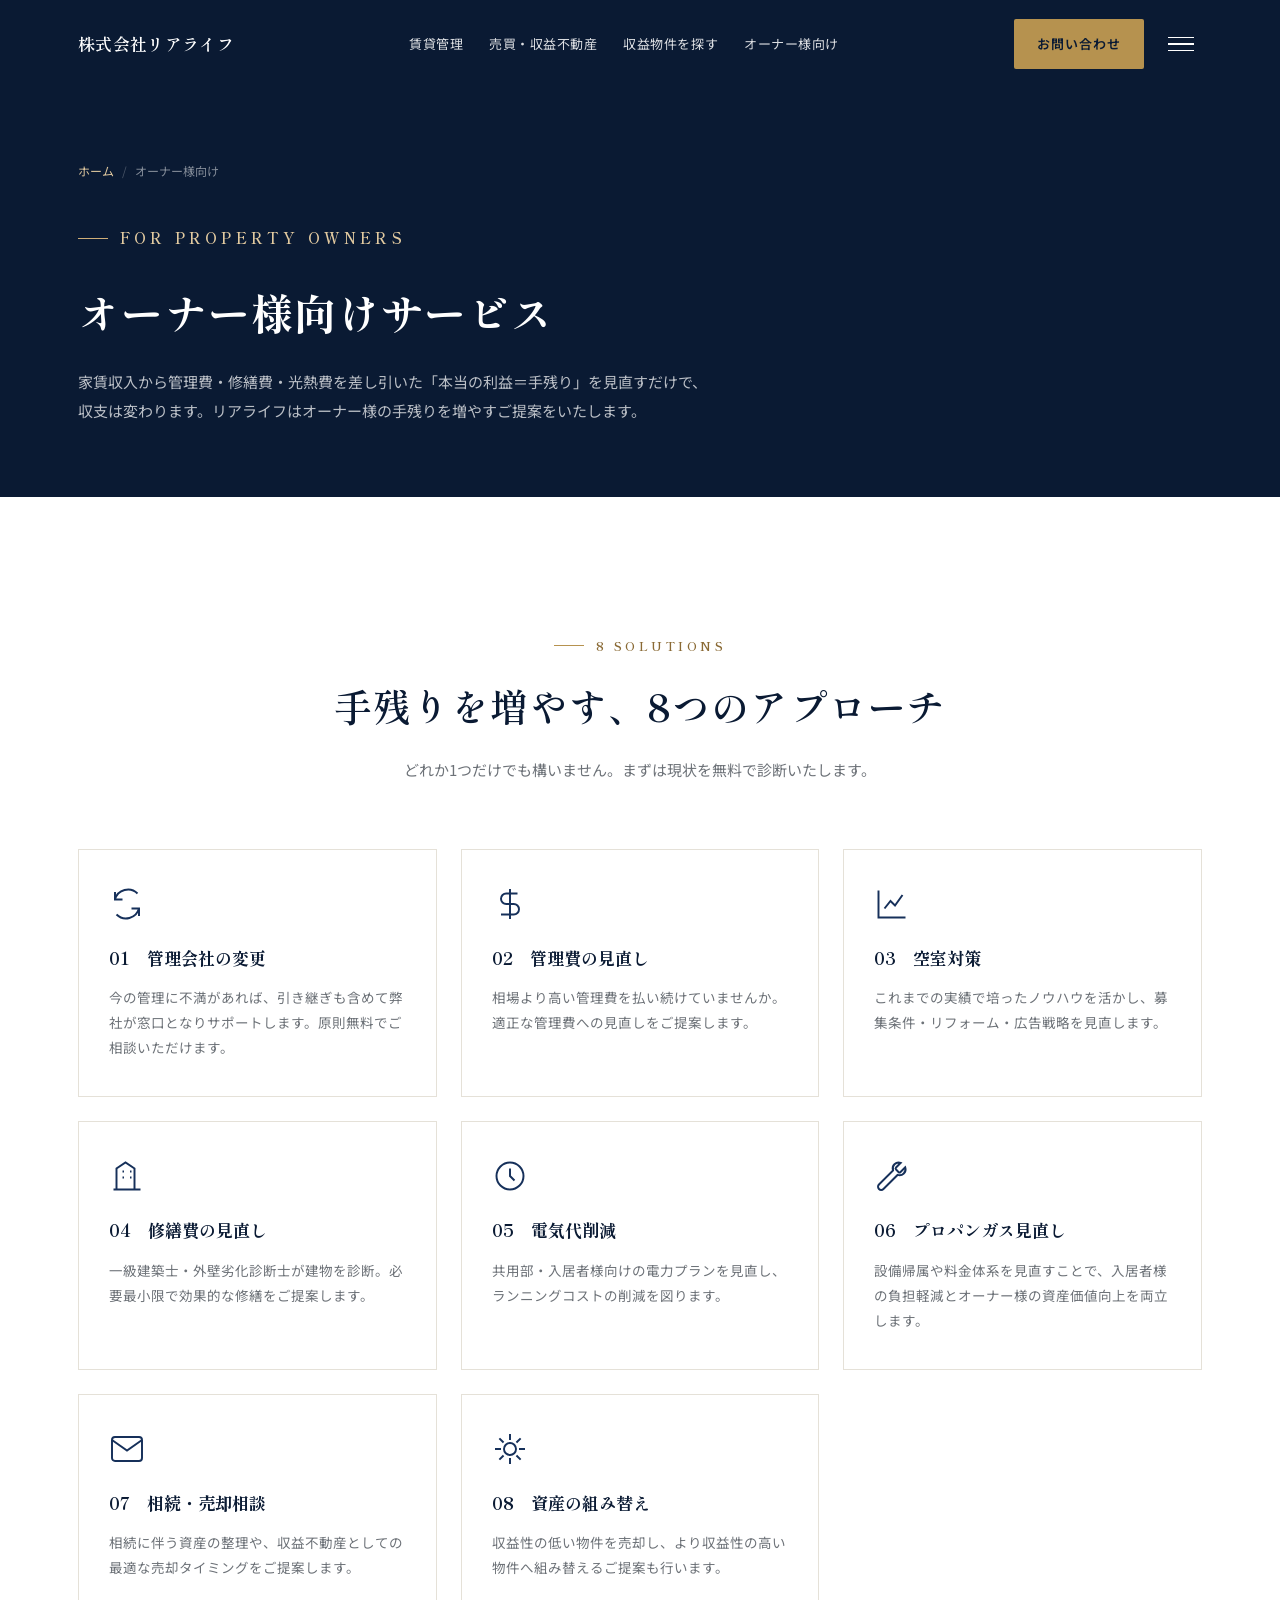
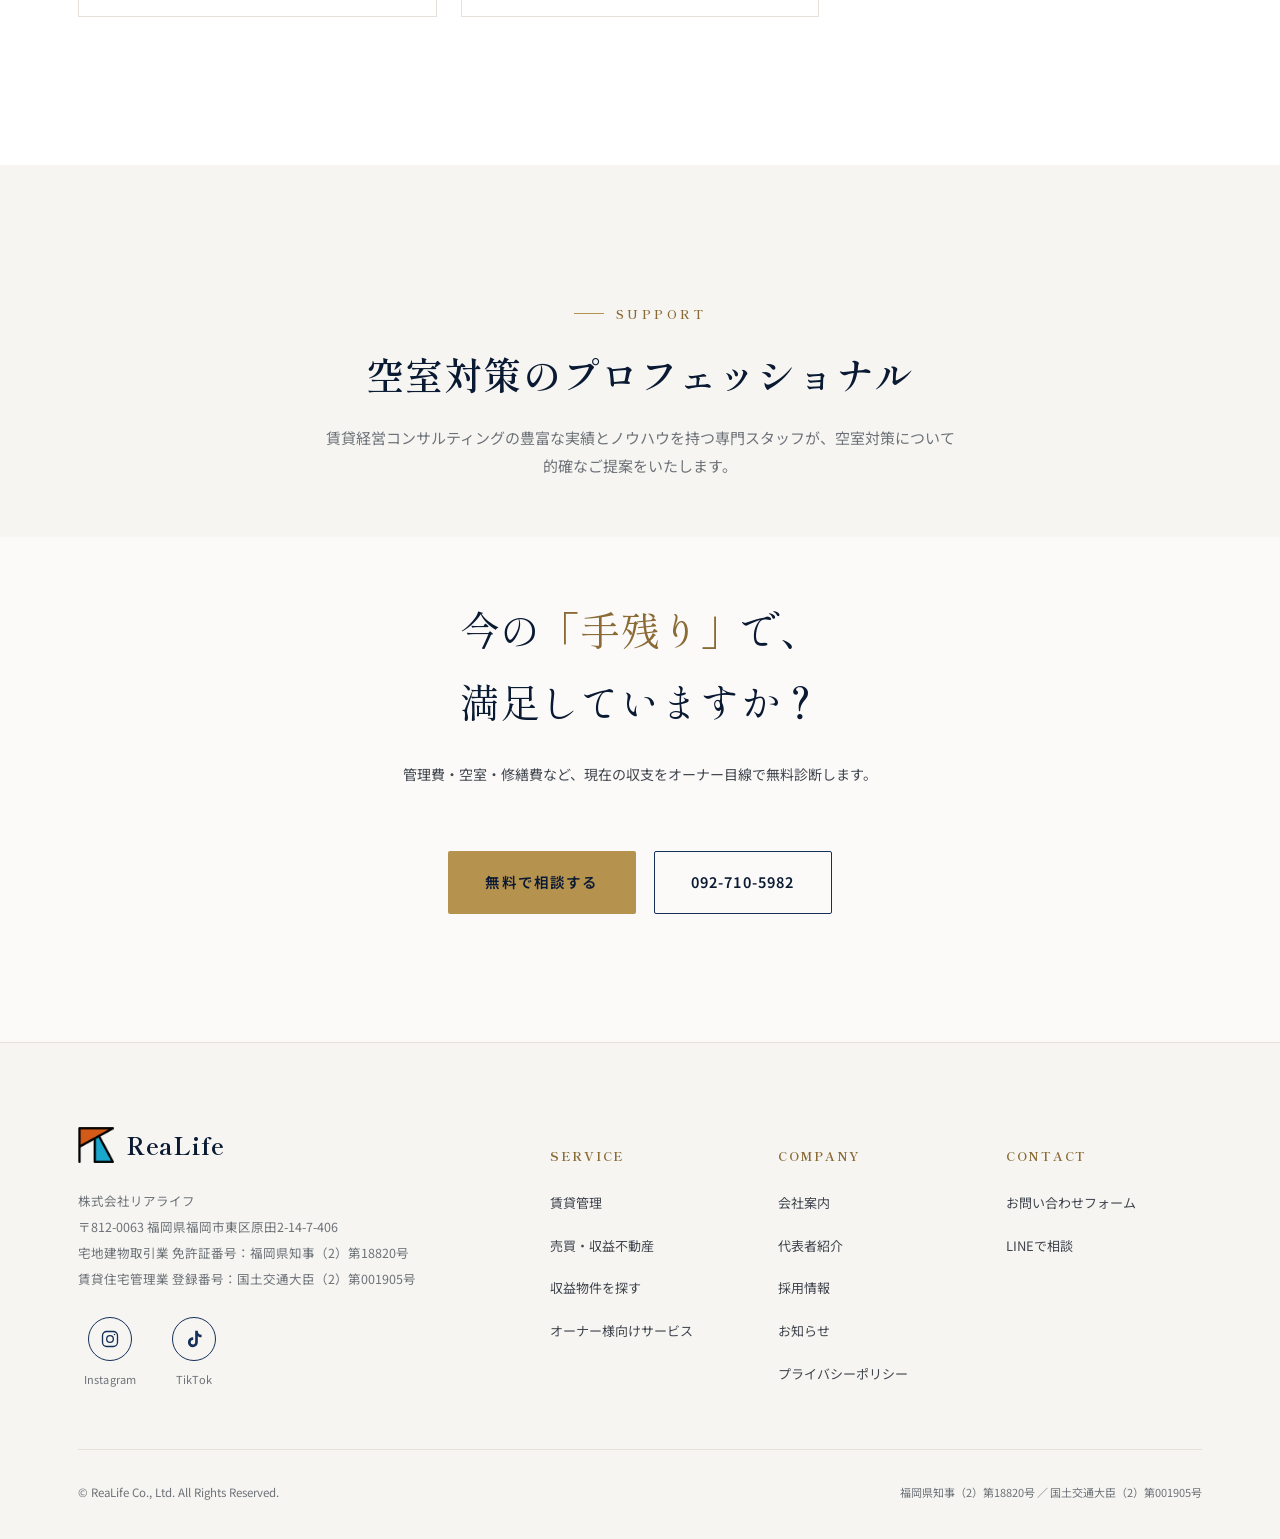
<file: pages/owner.html>
﻿<!doctype html>
<html lang="ja">
<head>
<meta charset="UTF-8" />
<meta name="viewport" content="width=device-width, initial-scale=1, viewport-fit=cover" />
<title>オーナー様向けサービス｜株式会社リアライフ｜福岡 管理会社の変更</title>
<meta name="description" content="福岡の賃貸オーナー様向け。管理会社の変更、管理費・修繕費の見直し、空室対策、電気代削減など、手残りを増やす8つのご提案。" />
<link rel="canonical" href="https://realife-group.jp/pages/owner.html" />

<!-- Open Graph -->
<meta property="og:type" content="website" />
<meta property="og:site_name" content="株式会社リアライフ" />
<meta property="og:title" content="オーナー様向けサービス｜株式会社リアライフ｜福岡 管理会社の変更" />
<meta property="og:description" content="福岡の賃貸オーナー様向け。管理会社の変更、管理費・修繕費の見直し、空室対策、電気代削減など、手残りを増やす8つのご提案。" />
<meta property="og:url" content="https://realife-group.jp/pages/owner.html" />
<meta property="og:image" content="https://realife-group.jp/assets/img/ogp-realife.jpg" />
<meta property="og:image:alt" content="株式会社リアライフ" />
<meta property="og:locale" content="ja_JP" />
<meta name="twitter:card" content="summary_large_image" />
<meta name="twitter:title" content="オーナー様向けサービス｜株式会社リアライフ｜福岡 管理会社の変更" />
<meta name="twitter:description" content="福岡の賃貸オーナー様向け。管理会社の変更、管理費・修繕費の見直し、空室対策、電気代削減など、手残りを増やす8つのご提案。" />
<meta name="twitter:image" content="https://realife-group.jp/assets/img/ogp-realife.jpg" />
<link rel="icon" href="../assets/img/logo-icon.png" type="image/png" />
<meta name="theme-color" content="#eaf6fb" />
<link rel="preconnect" href="https://fonts.googleapis.com" />
<link rel="preconnect" href="https://fonts.gstatic.com" crossorigin />
<link href="https://fonts.googleapis.com/css2?family=Shippori+Mincho:wght@500;600;700&family=Noto+Sans+JP:wght@400;500;600;700&display=swap" rel="stylesheet" />
<link rel="stylesheet" href="../assets/css/style.css?v=3" />
</head>
<body>

<header class="site-header">
  <div class="container">
    <a href="../index.html" class="brand">
      <span class="brand-name">株式会社リアライフ</span>
    </a>

    <nav class="main-nav" aria-label="グローバルナビゲーション">
      <a href="chintai-kanri.html">賃貸管理</a>
      <a href="baibai.html">売買・収益不動産</a>
      <a href="bukken.html">収益物件を探す</a>
      <a href="owner.html">オーナー様向け</a>
    </nav>

    <div class="header-actions">
      <a href="contact.html" class="btn btn-gold btn-sm">お問い合わせ</a>
      <button class="nav-toggle" aria-label="メニューを開く" aria-expanded="false">
        <span></span><span></span><span></span>
      </button>
    </div>
  </div>
</header>

<nav class="mobile-nav" aria-label="モバイルナビゲーション">
  <div class="mobile-nav-groups">
    <div class="mobile-nav-group">
      <p class="mobile-nav-label">サービスを探す</p>
      <ul>
        <li><a href="../index.html#service">サービス紹介</a></li>
        <li><a href="chintai-kanri.html">賃貸管理</a></li>
        <li><a href="baibai.html">売買・収益不動産</a></li>
        <li><a href="bukken.html">収益物件を探す</a></li>
        <li><a href="owner.html">オーナー様向け</a></li>
      </ul>
    </div>
    <div class="mobile-nav-group">
      <p class="mobile-nav-label">リアライフを知る</p>
      <ul>
        <li><a href="company.html">会社案内</a></li>
        <li><a href="president.html">代表者紹介</a></li>
        <li><a href="../index.html#numbers">数字で見るリアライフ</a></li>
        <li><a href="../index.html#about">リアライフについて</a></li>
      </ul>
    </div>
    <div class="mobile-nav-group">
      <p class="mobile-nav-label">その他</p>
      <ul>
        <li><a href="../index.html#voice">オーナー様の声</a></li>
        <li><a href="news.html">お知らせ</a></li>
        <li><a href="recruit.html">採用情報</a></li>
        <li><a href="contact.html">お問い合わせ</a></li>
      </ul>
    </div>
  </div>
</nav>

<main>
  <section class="page-hero">
    <div class="container">
      <nav class="breadcrumb"><a href="../index.html">ホーム</a><span class="sep">/</span><span>オーナー様向け</span></nav>
      <p class="eyebrow">FOR PROPERTY OWNERS</p>
      <h1>オーナー様向けサービス</h1>
      <p>家賃収入から管理費・修繕費・光熱費を差し引いた「本当の利益＝手残り」を見直すだけで、収支は変わります。リアライフはオーナー様の手残りを増やすご提案をいたします。</p>
    </div>
  </section>

  <section class="section-pad">
    <div class="container">
      <div class="section-head reveal">
        <p class="eyebrow" style="justify-content:center">8 SOLUTIONS</p>
        <h2 class="section-title">手残りを増やす、8つのアプローチ</h2>
        <p class="section-lead">どれか1つだけでも構いません。まずは現状を無料で診断いたします。</p>
      </div>

      <div class="results-grid reveal" style="margin-bottom:20px;">
        <div class="result-card">
          <div class="icon"><svg viewBox="0 0 24 24" fill="none" stroke="currentColor" stroke-width="1.5"><path d="M4 4v5h5"/><path d="M20 20v-5h-5"/><path d="M4 9a9 9 0 0 1 15-4M20 15a9 9 0 0 1-15 4"/></svg></div>
          <h4>01　管理会社の変更</h4>
          <p>今の管理に不満があれば、引き継ぎも含めて弊社が窓口となりサポートします。原則無料でご相談いただけます。</p>
        </div>
        <div class="result-card">
          <div class="icon"><svg viewBox="0 0 24 24" fill="none" stroke="currentColor" stroke-width="1.5"><path d="M12 2v20M17 5H9.5a3.5 3.5 0 0 0 0 7h5a3.5 3.5 0 0 1 0 7H6"/></svg></div>
          <h4>02　管理費の見直し</h4>
          <p>相場より高い管理費を払い続けていませんか。適正な管理費への見直しをご提案します。</p>
        </div>
        <div class="result-card">
          <div class="icon"><svg viewBox="0 0 24 24" fill="none" stroke="currentColor" stroke-width="1.5"><path d="M3 3v18h18"/><path d="M7 15l4-5 3 3 5-7"/></svg></div>
          <h4>03　空室対策</h4>
          <p>これまでの実績で培ったノウハウを活かし、募集条件・リフォーム・広告戦略を見直します。</p>
        </div>
        <div class="result-card">
          <div class="icon"><svg viewBox="0 0 24 24" fill="none" stroke="currentColor" stroke-width="1.5"><path d="M3 21h18M5 21V7l6-4 6 4v14M9 9h1M9 13h1M14 9h1M14 13h1"/></svg></div>
          <h4>04　修繕費の見直し</h4>
          <p>一級建築士・外壁劣化診断士が建物を診断。必要最小限で効果的な修繕をご提案します。</p>
        </div>
        <div class="result-card">
          <div class="icon"><svg viewBox="0 0 24 24" fill="none" stroke="currentColor" stroke-width="1.5"><circle cx="12" cy="12" r="9"/><path d="M12 7v5l3 3"/></svg></div>
          <h4>05　電気代削減</h4>
          <p>共用部・入居者様向けの電力プランを見直し、ランニングコストの削減を図ります。</p>
        </div>
        <div class="result-card">
          <div class="icon"><svg viewBox="0 0 24 24" fill="none" stroke="currentColor" stroke-width="1.5"><path d="M14.7 6.3a1 1 0 0 0 0 1.4l1.6 1.6a1 1 0 0 0 1.4 0l3.1-3.1a4 4 0 0 1-5.1 5.1L6.3 20.7a2 2 0 0 1-3-3L12.7 8.3a4 4 0 0 1 5.1-5.1l-3.1 3.1Z"/></svg></div>
          <h4>06　プロパンガス見直し</h4>
          <p>設備帰属や料金体系を見直すことで、入居者様の負担軽減とオーナー様の資産価値向上を両立します。</p>
        </div>
        <div class="result-card">
          <div class="icon"><svg viewBox="0 0 24 24" fill="none" stroke="currentColor" stroke-width="1.5"><rect x="2" y="4" width="20" height="16" rx="2"/><path d="m22 6-10 7L2 6"/></svg></div>
          <h4>07　相続・売却相談</h4>
          <p>相続に伴う資産の整理や、収益不動産としての最適な売却タイミングをご提案します。</p>
        </div>
        <div class="result-card">
          <div class="icon"><svg viewBox="0 0 24 24" fill="none" stroke="currentColor" stroke-width="1.5"><path d="M12 2v4M12 18v4M4.9 4.9l2.8 2.8M16.3 16.3l2.8 2.8M2 12h4M18 12h4M4.9 19.1l2.8-2.8M16.3 7.7l2.8-2.8"/><circle cx="12" cy="12" r="4"/></svg></div>
          <h4>08　資産の組み替え</h4>
          <p>収益性の低い物件を売却し、より収益性の高い物件へ組み替えるご提案も行います。</p>
        </div>
      </div>
    </div>
  </section>

  <section class="section-pad bg-off owner-vacancy-section">
    <div class="container">
      <div class="section-head reveal">
        <p class="eyebrow" style="justify-content:center">SUPPORT</p>
        <h2 class="section-title">空室対策のプロフェッショナル</h2>
        <p class="section-lead">賃貸経営コンサルティングの豊富な実績とノウハウを持つ専門スタッフが、空室対策について的確なご提案をいたします。</p>
      </div>
    </div>
  </section>

  <section class="section-pad owner-section owner-section-tight">
    <div class="container">
      <p class="owner-question">今の<em>「手残り」</em>で、<br />満足していますか？</p>
      <p class="owner-sub">管理費・空室・修繕費など、現在の収支をオーナー目線で無料診断します。</p>
      <div class="owner-cta">
        <a href="contact.html?type=management#contact-form" class="btn btn-gold">無料で相談する</a>
        <a href="tel:0927105982" class="btn btn-outline-navy">092-710-5982</a>
      </div>
    </div>
  </section>
</main>

<footer class="site-footer">
  <div class="container">
    <div class="footer-top">
      <div class="footer-brand reveal">
        <div class="brand" style="margin-bottom:4px;">
          <img src="../assets/img/logo-icon.png" alt="株式会社リアライフ" class="brand-logo" width="40" height="40" />
          <span class="brand-mark">ReaLife</span>
        </div>
        <p>
          株式会社リアライフ<br />
          〒812-0063 福岡県福岡市東区原田2-14-7-406<br />
          宅地建物取引業 免許証番号：福岡県知事（2）第18820号<br />
          賃貸住宅管理業 登録番号：国土交通大臣（2）第001905号
        </p>
        <div class="footer-social">
          <a href="https://www.instagram.com/realife_group/" target="_blank" rel="noopener noreferrer" class="footer-social-link" aria-label="Instagram（外部サイトが新しいタブで開きます）">
            <span class="footer-social-icon">
              <svg viewBox="0 0 24 24" fill="none" stroke="currentColor" stroke-width="1.6" aria-hidden="true">
                <rect x="3" y="3" width="18" height="18" rx="5"/>
                <circle cx="12" cy="12" r="4"/>
                <circle cx="17.4" cy="6.6" r="0.9" fill="currentColor" stroke="none"/>
              </svg>
            </span>
            <span class="footer-social-label">Instagram</span>
          </a>
          <a href="https://www.tiktok.com/@realife_hukuoka" target="_blank" rel="noopener noreferrer" class="footer-social-link" aria-label="TikTok（外部サイトが新しいタブで開きます）">
            <span class="footer-social-icon">
              <svg viewBox="0 0 24 24" fill="currentColor" aria-hidden="true">
                <path d="M16.6 2h-3.2v13.9a2.7 2.7 0 1 1-2.35-2.68v-3.25a5.95 5.95 0 1 0 5.55 5.93V8.62a7.9 7.9 0 0 0 4.5 1.4V6.77a4.72 4.72 0 0 1-4.5-4.77Z"/>
              </svg>
            </span>
            <span class="footer-social-label">TikTok</span>
          </a>
        </div>
      </div>

      <div class="footer-cols">
        <div class="footer-col reveal">
          <h5>SERVICE</h5>
          <ul>
            <li><a href="chintai-kanri.html">賃貸管理</a></li>
            <li><a href="baibai.html">売買・収益不動産</a></li>
            <li><a href="bukken.html">収益物件を探す</a></li>
            <li><a href="owner.html">オーナー様向けサービス</a></li>
          </ul>
        </div>
        <div class="footer-col reveal">
          <h5>COMPANY</h5>
          <ul>
            <li><a href="company.html">会社案内</a></li>
            <li><a href="president.html">代表者紹介</a></li>
            <li><a href="recruit.html">採用情報</a></li>
            <li><a href="news.html">お知らせ</a></li>
            <li><a href="privacy.html">プライバシーポリシー</a></li>
          </ul>
        </div>
        <div class="footer-col reveal">
          <h5>CONTACT</h5>
          <ul>
            <li><a href="contact.html">お問い合わせフォーム</a></li>
            <li><a href="https://lin.ee/W5oG8Or" target="_blank" rel="noopener noreferrer">LINEで相談</a></li>
          </ul>
        </div>
      </div>
    </div>

    <div class="footer-bottom">
      <span>© ReaLife Co., Ltd. All Rights Reserved.</span>
      <span class="footer-license">福岡県知事（2）第18820号 ／ 国土交通大臣（2）第001905号</span>
    </div>
  </div>
</footer>

<div class="mobile-cta-bar" aria-label="お問い合わせクイックメニュー">
  <a href="https://lin.ee/W5oG8Or" class="cta-line" target="_blank" rel="noopener noreferrer">
    <svg viewBox="0 0 24 24" fill="currentColor"><path d="M12 2C6.48 2 2 5.94 2 10.8c0 2.8 1.55 5.28 3.97 6.9-.13.98-.5 2.36-1.15 3.6-.1.2.09.42.3.36 1.98-.55 3.5-1.32 4.32-1.82.83.16 1.7.24 2.56.24 5.52 0 10-3.94 10-8.8S17.52 2 12 2Z"/></svg>
    LINE相談
  </a>
  <a href="tel:0927105982" class="cta-tel">
    <svg viewBox="0 0 24 24" fill="none" stroke="currentColor" stroke-width="1.6"><path d="M22 16.92v3a2 2 0 0 1-2.18 2 19.79 19.79 0 0 1-8.63-3.07 19.5 19.5 0 0 1-6-6 19.79 19.79 0 0 1-3.07-8.67A2 2 0 0 1 4.11 2h3a2 2 0 0 1 2 1.72c.13.98.36 1.94.68 2.86a2 2 0 0 1-.45 2.11L8.09 9.91a16 16 0 0 0 6 6l1.22-1.22a2 2 0 0 1 2.11-.45c.92.32 1.88.55 2.86.68A2 2 0 0 1 22 16.92Z"/></svg>
    電話する
  </a>
  <a href="contact.html" class="cta-form">
    <svg viewBox="0 0 24 24" fill="none" stroke="currentColor" stroke-width="1.6"><rect x="2" y="4" width="20" height="16" rx="2"/><path d="m22 6-10 7L2 6"/></svg>
    問い合わせ
  </a>
</div>

<button class="to-top" aria-label="ページの先頭へ戻る">
  <svg viewBox="0 0 24 24" fill="none" stroke="currentColor" stroke-width="2"><path d="M18 15l-6-6-6 6"/></svg>
</button>

<script src="../assets/js/main.js?v=2"></script>
</body>
</html>
</file>
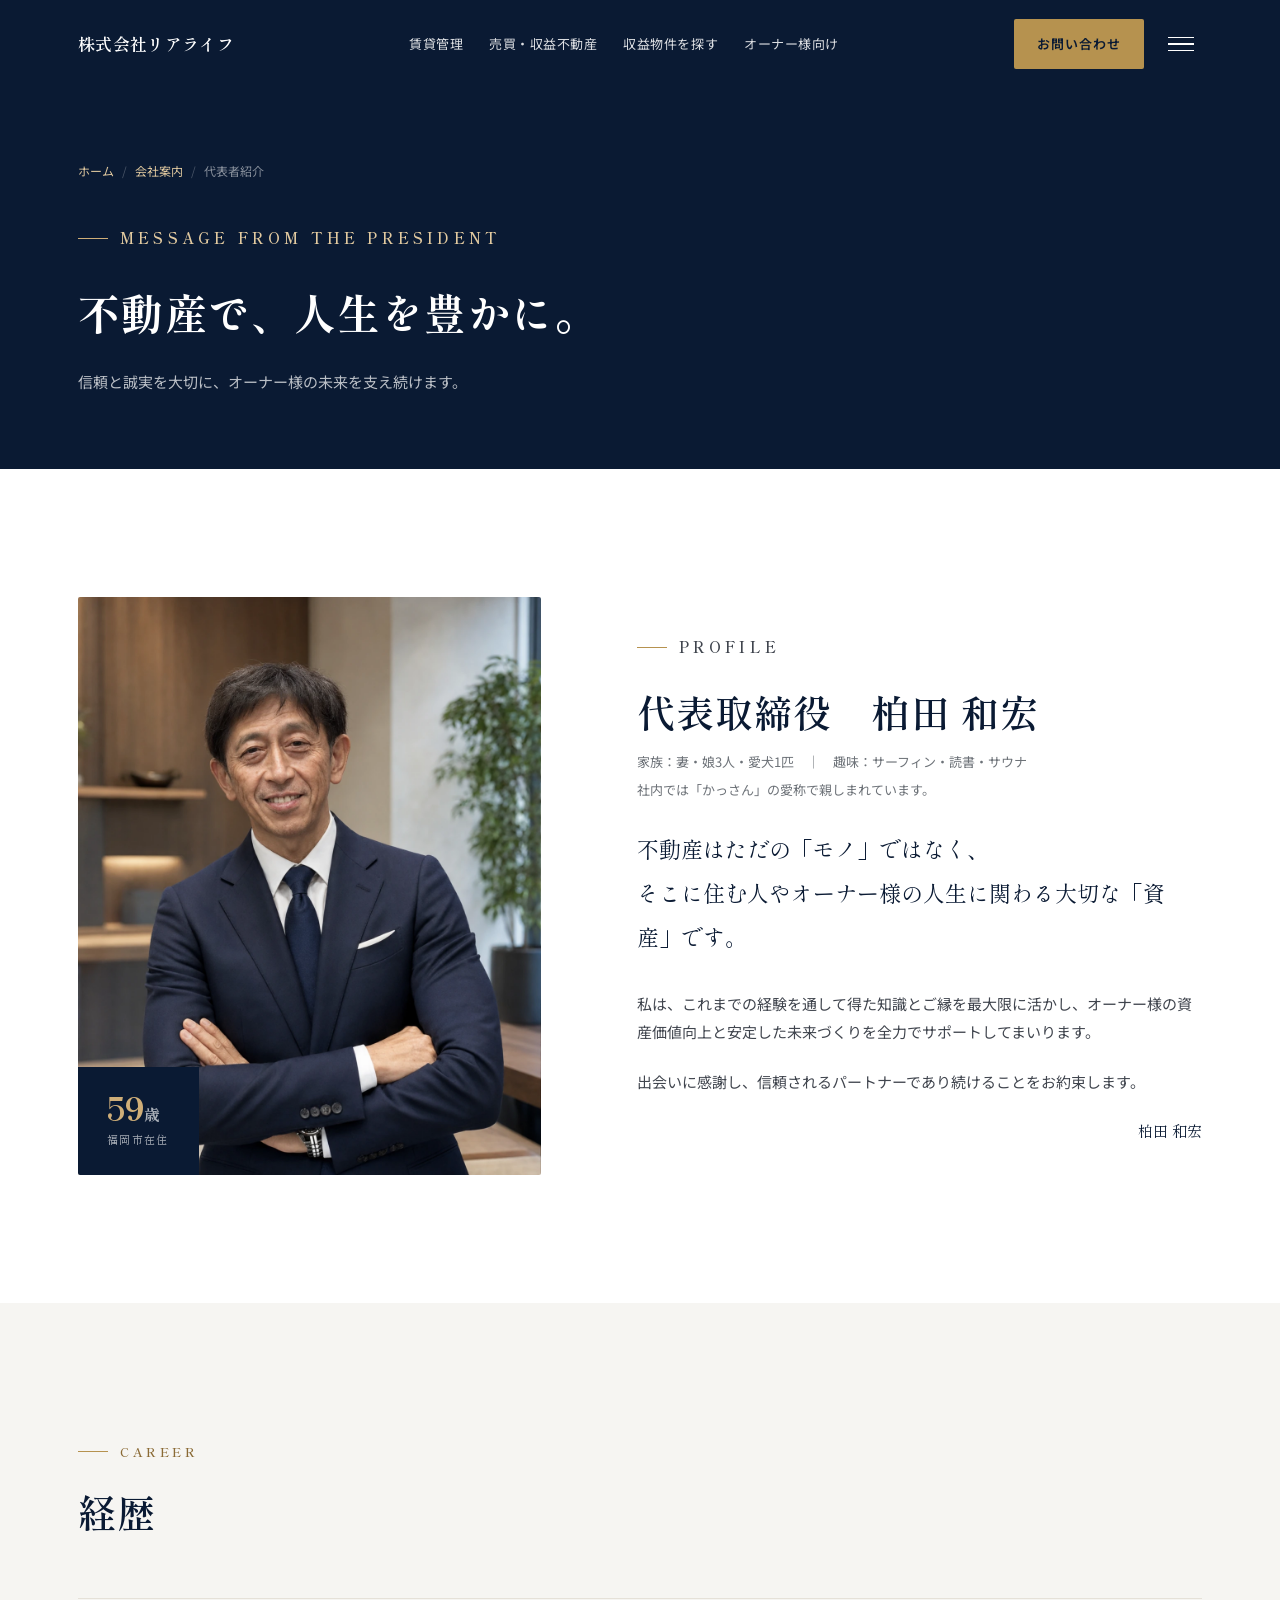
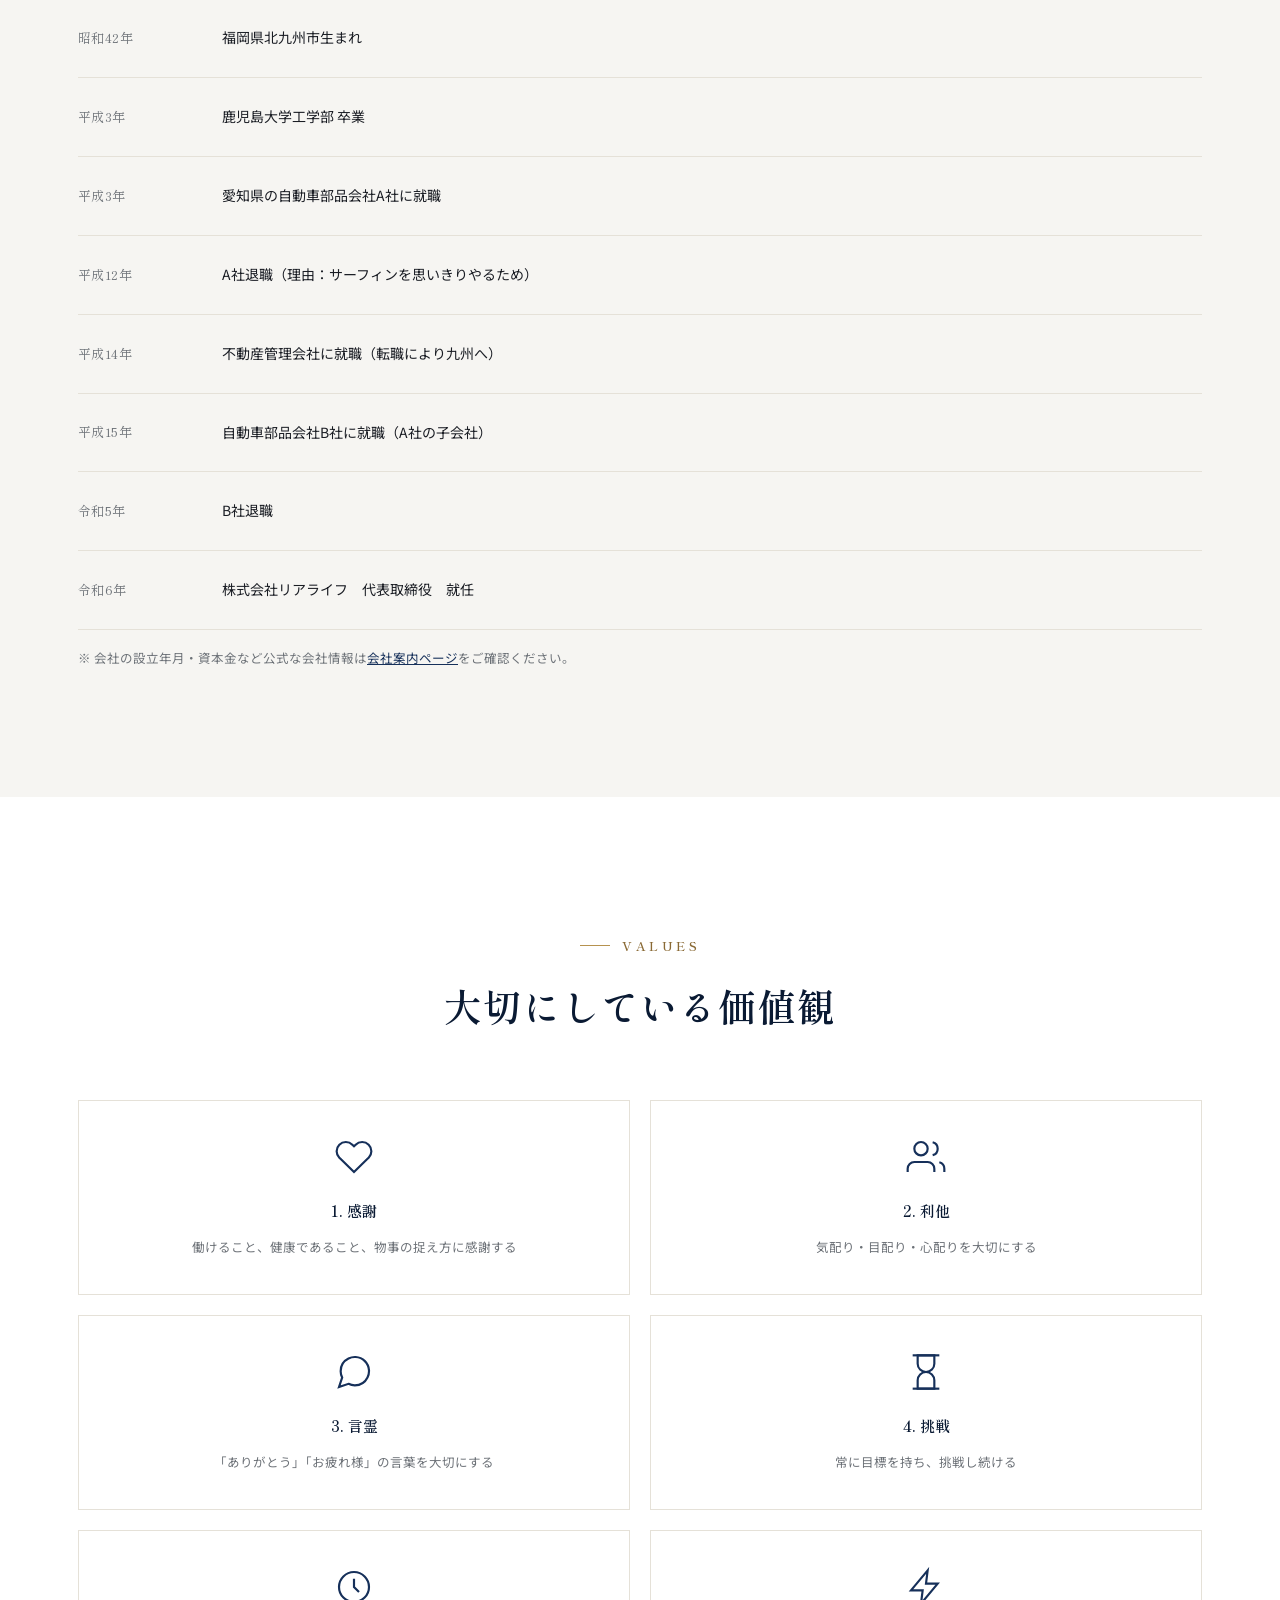
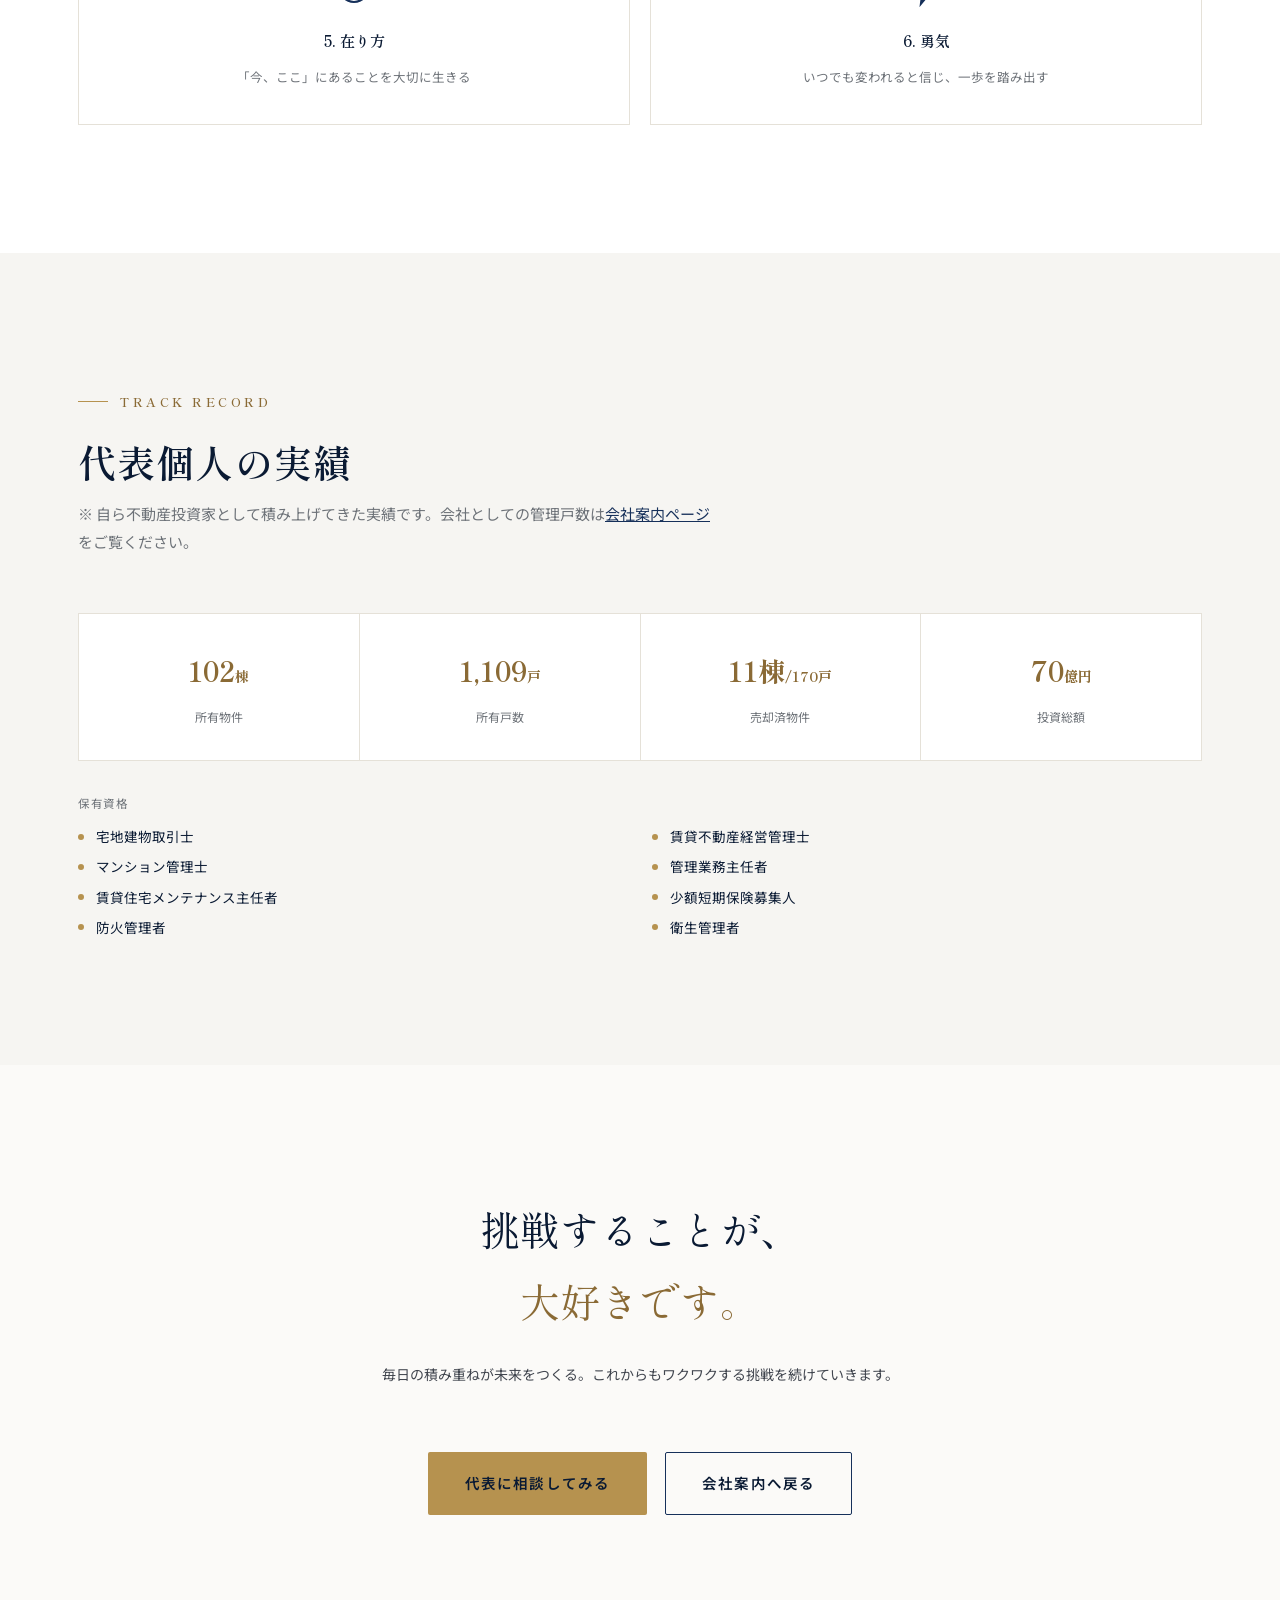
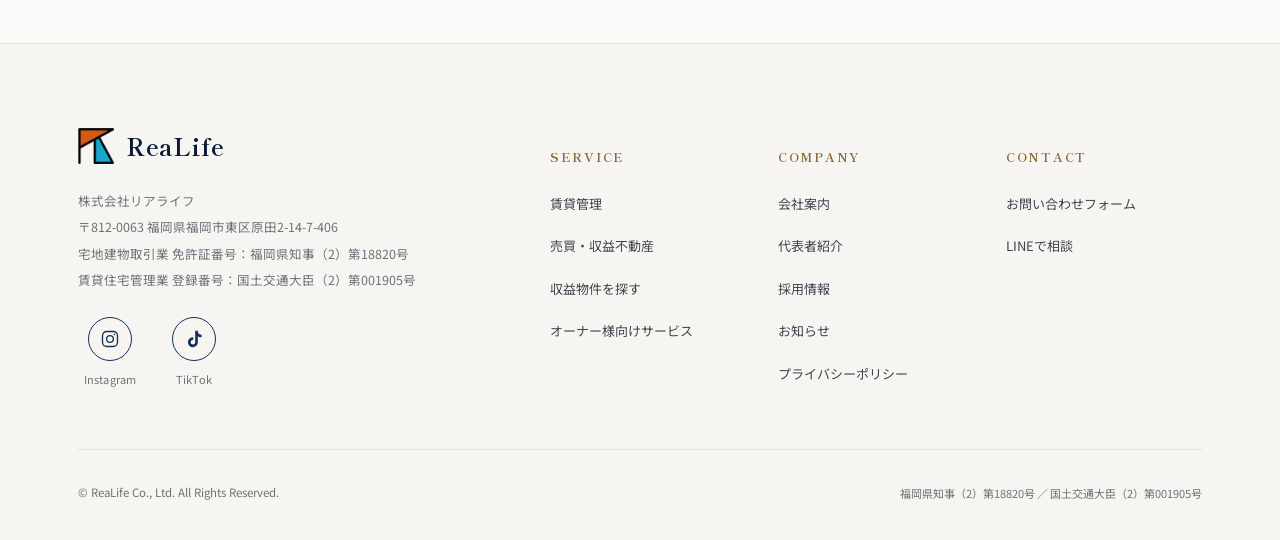
<file: pages/president.html>
<!doctype html>
<html lang="ja">
<head>
<meta charset="UTF-8" />
<meta name="viewport" content="width=device-width, initial-scale=1, viewport-fit=cover" />
<title>代表者紹介｜株式会社リアライフ</title>
<meta name="description" content="株式会社リアライフ代表取締役 柏田和宏のプロフィール。経歴・大切にしている価値観・代表メッセージをご紹介します。" />
<link rel="canonical" href="https://realife-group.jp/pages/president.html" />

<!-- Open Graph -->
<meta property="og:type" content="website" />
<meta property="og:site_name" content="株式会社リアライフ" />
<meta property="og:title" content="代表者紹介｜株式会社リアライフ" />
<meta property="og:description" content="株式会社リアライフ代表取締役 柏田和宏のプロフィール。経歴・大切にしている価値観・代表メッセージをご紹介します。" />
<meta property="og:url" content="https://realife-group.jp/pages/president.html" />
<meta property="og:image" content="https://realife-group.jp/assets/img/ogp-realife.jpg" />
<meta property="og:image:alt" content="株式会社リアライフ" />
<meta property="og:locale" content="ja_JP" />
<meta name="twitter:card" content="summary_large_image" />
<meta name="twitter:title" content="代表者紹介｜株式会社リアライフ" />
<meta name="twitter:description" content="株式会社リアライフ代表取締役 柏田和宏のプロフィール。経歴・大切にしている価値観・代表メッセージをご紹介します。" />
<meta name="twitter:image" content="https://realife-group.jp/assets/img/ogp-realife.jpg" />
<link rel="icon" href="../assets/img/logo-icon.png" type="image/png" />
<meta name="theme-color" content="#eaf6fb" />
<link rel="preconnect" href="https://fonts.googleapis.com" />
<link rel="preconnect" href="https://fonts.gstatic.com" crossorigin />
<link href="https://fonts.googleapis.com/css2?family=Shippori+Mincho:wght@500;600;700&family=Noto+Sans+JP:wght@400;500;600;700&display=swap" rel="stylesheet" />
<link rel="stylesheet" href="../assets/css/style.css?v=3" />
</head>
<body>

<header class="site-header">
  <div class="container">
    <a href="../index.html" class="brand">
      <span class="brand-name">株式会社リアライフ</span>
    </a>

    <nav class="main-nav" aria-label="グローバルナビゲーション">
      <a href="chintai-kanri.html">賃貸管理</a>
      <a href="baibai.html">売買・収益不動産</a>
      <a href="bukken.html">収益物件を探す</a>
      <a href="owner.html">オーナー様向け</a>
    </nav>

    <div class="header-actions">
      <a href="contact.html" class="btn btn-gold btn-sm">お問い合わせ</a>
      <button class="nav-toggle" aria-label="メニューを開く" aria-expanded="false">
        <span></span><span></span><span></span>
      </button>
    </div>
  </div>
</header>

<nav class="mobile-nav" aria-label="モバイルナビゲーション">
  <div class="mobile-nav-groups">
    <div class="mobile-nav-group">
      <p class="mobile-nav-label">サービスを探す</p>
      <ul>
        <li><a href="../index.html#service">サービス紹介</a></li>
        <li><a href="chintai-kanri.html">賃貸管理</a></li>
        <li><a href="baibai.html">売買・収益不動産</a></li>
        <li><a href="bukken.html">収益物件を探す</a></li>
        <li><a href="owner.html">オーナー様向け</a></li>
      </ul>
    </div>
    <div class="mobile-nav-group">
      <p class="mobile-nav-label">リアライフを知る</p>
      <ul>
        <li><a href="company.html">会社案内</a></li>
        <li><a href="president.html">代表者紹介</a></li>
        <li><a href="../index.html#numbers">数字で見るリアライフ</a></li>
        <li><a href="../index.html#about">リアライフについて</a></li>
      </ul>
    </div>
    <div class="mobile-nav-group">
      <p class="mobile-nav-label">その他</p>
      <ul>
        <li><a href="../index.html#voice">オーナー様の声</a></li>
        <li><a href="news.html">お知らせ</a></li>
        <li><a href="recruit.html">採用情報</a></li>
        <li><a href="contact.html">お問い合わせ</a></li>
      </ul>
    </div>
  </div>
</nav>

<main>
  <section class="page-hero">
    <div class="container">
      <nav class="breadcrumb"><a href="../index.html">ホーム</a><span class="sep">/</span><a href="company.html">会社案内</a><span class="sep">/</span><span>代表者紹介</span></nav>
      <p class="eyebrow">MESSAGE FROM THE PRESIDENT</p>
      <h1>不動産で、人生を豊かに。</h1>
      <p>信頼と誠実を大切に、オーナー様の未来を支え続けます。</p>
    </div>
  </section>

  <section class="section-pad">
    <div class="container">
      <div class="about">
        <div class="about-visual reveal">
          <div class="about-frame">
            <img
              src="../assets/img/president-kashiwada.webp"
              alt="株式会社リアライフ 代表取締役社長 柏田和宏"
              width="1122"
              height="1402"
              style="object-position:center top;"
              loading="lazy"
            />
            <div class="about-badge">
              <strong>59<span style="font-size:16px">歳</span></strong>
              <span>福岡市在住</span>
            </div>
          </div>
        </div>

        <div class="about-body reveal">
          <p class="eyebrow">PROFILE</p>
          <h2 class="section-title" style="text-align:left;margin-bottom:8px;">代表取締役　柏田 和宏</h2>
          <p style="font-size:13px;color:var(--ink-500);margin-bottom:4px;">家族：妻・娘3人・愛犬1匹　｜　趣味：サーフィン・読書・サウナ</p>
          <p style="font-size:13px;color:var(--ink-500);margin-bottom:24px;">社内では「かっさん」の愛称で親しまれています。</p>
          <p class="lead">
            不動産はただの「モノ」ではなく、<br />
            そこに住む人やオーナー様の人生に関わる大切な「資産」です。
          </p>
          <p>
            私は、これまでの経験を通して得た知識とご縁を最大限に活かし、オーナー様の資産価値向上と安定した未来づくりを全力でサポートしてまいります。
          </p>
          <p>
            出会いに感謝し、信頼されるパートナーであり続けることをお約束します。
          </p>
          <p style="text-align:right;font-family:var(--font-serif);color:var(--navy-900);margin-top:20px;">柏田 和宏</p>
        </div>
      </div>
    </div>
  </section>

  <section class="section-pad bg-off">
    <div class="container">
      <div class="section-head left reveal">
        <p class="eyebrow">CAREER</p>
        <h2 class="section-title" style="text-align:left">経歴</h2>
      </div>
      <div class="news-list reveal">
        <div class="news-item" style="grid-template-columns:120px 1fr;">
          <span class="news-date">昭和42年</span>
          <span class="news-title">福岡県北九州市生まれ</span>
        </div>
        <div class="news-item" style="grid-template-columns:120px 1fr;">
          <span class="news-date">平成3年</span>
          <span class="news-title">鹿児島大学工学部 卒業</span>
        </div>
        <div class="news-item" style="grid-template-columns:120px 1fr;">
          <span class="news-date">平成3年</span>
          <span class="news-title">愛知県の自動車部品会社A社に就職</span>
        </div>
        <div class="news-item" style="grid-template-columns:120px 1fr;">
          <span class="news-date">平成12年</span>
          <span class="news-title">A社退職（理由：サーフィンを思いきりやるため）</span>
        </div>
        <div class="news-item" style="grid-template-columns:120px 1fr;">
          <span class="news-date">平成14年</span>
          <span class="news-title">不動産管理会社に就職（転職により九州へ）</span>
        </div>
        <div class="news-item" style="grid-template-columns:120px 1fr;">
          <span class="news-date">平成15年</span>
          <span class="news-title">自動車部品会社B社に就職（A社の子会社）</span>
        </div>
        <div class="news-item" style="grid-template-columns:120px 1fr;">
          <span class="news-date">令和5年</span>
          <span class="news-title">B社退職</span>
        </div>
        <div class="news-item" style="grid-template-columns:120px 1fr;">
          <span class="news-date">令和6年</span>
          <span class="news-title">株式会社リアライフ　代表取締役　就任</span>
        </div>
      </div>
      <p class="result-note" style="text-align:left;margin-top:16px;">※ 会社の設立年月・資本金など公式な会社情報は<a href="company.html" style="color:var(--blue-700);text-decoration:underline;">会社案内ページ</a>をご確認ください。</p>
    </div>
  </section>

  <section class="section-pad">
    <div class="container">
      <div class="section-head reveal">
        <p class="eyebrow" style="justify-content:center">VALUES</p>
        <h2 class="section-title">大切にしている価値観</h2>
      </div>
      <div class="service-grid reveal" style="grid-template-columns:repeat(2,1fr);">
        <div class="service-card">
          <div class="service-icon"><svg viewBox="0 0 24 24" fill="none" stroke="currentColor" stroke-width="1.5"><path d="M20.8 4.6a5.5 5.5 0 0 0-7.8 0L12 5.6l-1-1a5.5 5.5 0 0 0-7.8 7.8l1 1L12 21l7.8-7.6 1-1a5.5 5.5 0 0 0 0-7.8Z"/></svg></div>
          <p class="service-name">1. 感謝</p>
          <p class="service-desc">働けること、健康であること、物事の捉え方に感謝する</p>
        </div>
        <div class="service-card">
          <div class="service-icon"><svg viewBox="0 0 24 24" fill="none" stroke="currentColor" stroke-width="1.5"><path d="M17 21v-2a4 4 0 0 0-4-4H5a4 4 0 0 0-4 4v2"/><circle cx="9" cy="7" r="4"/><path d="M23 21v-2a4 4 0 0 0-3-3.87M16 3.13a4 4 0 0 1 0 7.75"/></svg></div>
          <p class="service-name">2. 利他</p>
          <p class="service-desc">気配り・目配り・心配りを大切にする</p>
        </div>
        <div class="service-card">
          <div class="service-icon"><svg viewBox="0 0 24 24" fill="none" stroke="currentColor" stroke-width="1.5"><path d="M21 11.5a8.38 8.38 0 0 1-.9 3.8 8.5 8.5 0 0 1-7.6 4.7 8.38 8.38 0 0 1-3.8-.9L3 21l1.9-5.7a8.38 8.38 0 0 1-.9-3.8 8.5 8.5 0 0 1 4.7-7.6 8.38 8.38 0 0 1 3.8-.9h.5a8.48 8.48 0 0 1 8 8v.5Z"/></svg></div>
          <p class="service-name">3. 言霊</p>
          <p class="service-desc">「ありがとう」「お疲れ様」の言葉を大切にする</p>
        </div>
        <div class="service-card">
          <div class="service-icon"><svg viewBox="0 0 24 24" fill="none" stroke="currentColor" stroke-width="1.5"><path d="M4 22h16"/><path d="M4 2h16"/><path d="M12 12a5 5 0 0 0 5-5V2H7v5a5 5 0 0 0 5 5Z"/><path d="M12 12a5 5 0 0 1 5 5v5H7v-5a5 5 0 0 1 5-5Z"/></svg></div>
          <p class="service-name">4. 挑戦</p>
          <p class="service-desc">常に目標を持ち、挑戦し続ける</p>
        </div>
        <div class="service-card">
          <div class="service-icon"><svg viewBox="0 0 24 24" fill="none" stroke="currentColor" stroke-width="1.5"><circle cx="12" cy="12" r="9"/><path d="M12 7v5l3 3"/></svg></div>
          <p class="service-name">5. 在り方</p>
          <p class="service-desc">「今、ここ」にあることを大切に生きる</p>
        </div>
        <div class="service-card">
          <div class="service-icon"><svg viewBox="0 0 24 24" fill="none" stroke="currentColor" stroke-width="1.5"><path d="M13 2 3 14h7l-1 8 10-12h-7l1-8Z"/></svg></div>
          <p class="service-name">6. 勇気</p>
          <p class="service-desc">いつでも変われると信じ、一歩を踏み出す</p>
        </div>
      </div>
    </div>
  </section>

  <section class="section-pad bg-off">
    <div class="container">
      <div class="section-head left reveal">
        <p class="eyebrow">TRACK RECORD</p>
        <h2 class="section-title" style="text-align:left">代表個人の実績</h2>
        <p class="section-lead" style="margin-top:8px;">※ 自ら不動産投資家として積み上げてきた実績です。会社としての管理戸数は<a href="company.html" style="color:var(--blue-700);text-decoration:underline;">会社案内ページ</a>をご覧ください。</p>
      </div>
      <div class="stat-strip reveal">
        <div class="cell"><div class="v">102<span style="font-size:14px">棟</span></div><div class="l">所有物件</div></div>
        <div class="cell"><div class="v">1,109<span style="font-size:14px">戸</span></div><div class="l">所有戸数</div></div>
        <div class="cell"><div class="v">11棟<span style="font-size:14px">/170戸</span></div><div class="l">売却済物件</div></div>
        <div class="cell"><div class="v">70<span style="font-size:14px">億円</span></div><div class="l">投資総額</div></div>
      </div>
      <div class="qualification-block reveal">
        <p class="qualification-label">保有資格</p>
        <ul class="qualification-grid">
          <li>宅地建物取引士</li>
          <li>賃貸不動産経営管理士</li>
          <li>マンション管理士</li>
          <li>管理業務主任者</li>
          <li>賃貸住宅メンテナンス主任者</li>
          <li>少額短期保険募集人</li>
          <li>防火管理者</li>
          <li>衛生管理者</li>
        </ul>
      </div>
    </div>
  </section>

  <section class="section-pad owner-section">
    <div class="container">
      <p class="owner-question">挑戦することが、<br /><em>大好きです。</em></p>
      <p class="owner-sub">毎日の積み重ねが未来をつくる。これからもワクワクする挑戦を続けていきます。</p>
      <div class="owner-cta">
        <a href="contact.html?type=management#contact-form" class="btn btn-gold">代表に相談してみる</a>
        <a href="company.html" class="btn btn-outline-navy">会社案内へ戻る</a>
      </div>
    </div>
  </section>
</main>

<footer class="site-footer">
  <div class="container">
    <div class="footer-top">
      <div class="footer-brand reveal">
        <div class="brand" style="margin-bottom:4px;">
          <img src="../assets/img/logo-icon.png" alt="株式会社リアライフ" class="brand-logo" width="40" height="40" />
          <span class="brand-mark">ReaLife</span>
        </div>
        <p>
          株式会社リアライフ<br />
          〒812-0063 福岡県福岡市東区原田2-14-7-406<br />
          宅地建物取引業 免許証番号：福岡県知事（2）第18820号<br />
          賃貸住宅管理業 登録番号：国土交通大臣（2）第001905号
        </p>
        <div class="footer-social">
          <a href="https://www.instagram.com/realife_group/" target="_blank" rel="noopener noreferrer" class="footer-social-link" aria-label="Instagram（外部サイトが新しいタブで開きます）">
            <span class="footer-social-icon">
              <svg viewBox="0 0 24 24" fill="none" stroke="currentColor" stroke-width="1.6" aria-hidden="true">
                <rect x="3" y="3" width="18" height="18" rx="5"/>
                <circle cx="12" cy="12" r="4"/>
                <circle cx="17.4" cy="6.6" r="0.9" fill="currentColor" stroke="none"/>
              </svg>
            </span>
            <span class="footer-social-label">Instagram</span>
          </a>
          <a href="https://www.tiktok.com/@realife_hukuoka" target="_blank" rel="noopener noreferrer" class="footer-social-link" aria-label="TikTok（外部サイトが新しいタブで開きます）">
            <span class="footer-social-icon">
              <svg viewBox="0 0 24 24" fill="currentColor" aria-hidden="true">
                <path d="M16.6 2h-3.2v13.9a2.7 2.7 0 1 1-2.35-2.68v-3.25a5.95 5.95 0 1 0 5.55 5.93V8.62a7.9 7.9 0 0 0 4.5 1.4V6.77a4.72 4.72 0 0 1-4.5-4.77Z"/>
              </svg>
            </span>
            <span class="footer-social-label">TikTok</span>
          </a>
        </div>
      </div>

      <div class="footer-cols">
        <div class="footer-col reveal">
          <h5>SERVICE</h5>
          <ul>
            <li><a href="chintai-kanri.html">賃貸管理</a></li>
            <li><a href="baibai.html">売買・収益不動産</a></li>
            <li><a href="bukken.html">収益物件を探す</a></li>
            <li><a href="owner.html">オーナー様向けサービス</a></li>
          </ul>
        </div>
        <div class="footer-col reveal">
          <h5>COMPANY</h5>
          <ul>
            <li><a href="company.html">会社案内</a></li>
            <li><a href="president.html">代表者紹介</a></li>
            <li><a href="recruit.html">採用情報</a></li>
            <li><a href="news.html">お知らせ</a></li>
            <li><a href="privacy.html">プライバシーポリシー</a></li>
          </ul>
        </div>
        <div class="footer-col reveal">
          <h5>CONTACT</h5>
          <ul>
            <li><a href="contact.html">お問い合わせフォーム</a></li>
            <li><a href="https://lin.ee/W5oG8Or" target="_blank" rel="noopener noreferrer">LINEで相談</a></li>
          </ul>
        </div>
      </div>
    </div>

    <div class="footer-bottom">
      <span>© ReaLife Co., Ltd. All Rights Reserved.</span>
      <span class="footer-license">福岡県知事（2）第18820号 ／ 国土交通大臣（2）第001905号</span>
    </div>
  </div>
</footer>

<div class="mobile-cta-bar" aria-label="お問い合わせクイックメニュー">
  <a href="https://lin.ee/W5oG8Or" class="cta-line" target="_blank" rel="noopener noreferrer">
    <svg viewBox="0 0 24 24" fill="currentColor"><path d="M12 2C6.48 2 2 5.94 2 10.8c0 2.8 1.55 5.28 3.97 6.9-.13.98-.5 2.36-1.15 3.6-.1.2.09.42.3.36 1.98-.55 3.5-1.32 4.32-1.82.83.16 1.7.24 2.56.24 5.52 0 10-3.94 10-8.8S17.52 2 12 2Z"/></svg>
    LINE相談
  </a>
  <a href="tel:0927105982" class="cta-tel">
    <svg viewBox="0 0 24 24" fill="none" stroke="currentColor" stroke-width="1.6"><path d="M22 16.92v3a2 2 0 0 1-2.18 2 19.79 19.79 0 0 1-8.63-3.07 19.5 19.5 0 0 1-6-6 19.79 19.79 0 0 1-3.07-8.67A2 2 0 0 1 4.11 2h3a2 2 0 0 1 2 1.72c.13.98.36 1.94.68 2.86a2 2 0 0 1-.45 2.11L8.09 9.91a16 16 0 0 0 6 6l1.22-1.22a2 2 0 0 1 2.11-.45c.92.32 1.88.55 2.86.68A2 2 0 0 1 22 16.92Z"/></svg>
    電話する
  </a>
  <a href="contact.html" class="cta-form">
    <svg viewBox="0 0 24 24" fill="none" stroke="currentColor" stroke-width="1.6"><rect x="2" y="4" width="20" height="16" rx="2"/><path d="m22 6-10 7L2 6"/></svg>
    問い合わせ
  </a>
</div>

<button class="to-top" aria-label="ページの先頭へ戻る">
  <svg viewBox="0 0 24 24" fill="none" stroke="currentColor" stroke-width="2"><path d="M18 15l-6-6-6 6"/></svg>
</button>

<script src="../assets/js/main.js?v=2"></script>
</body>
</html>
</file>
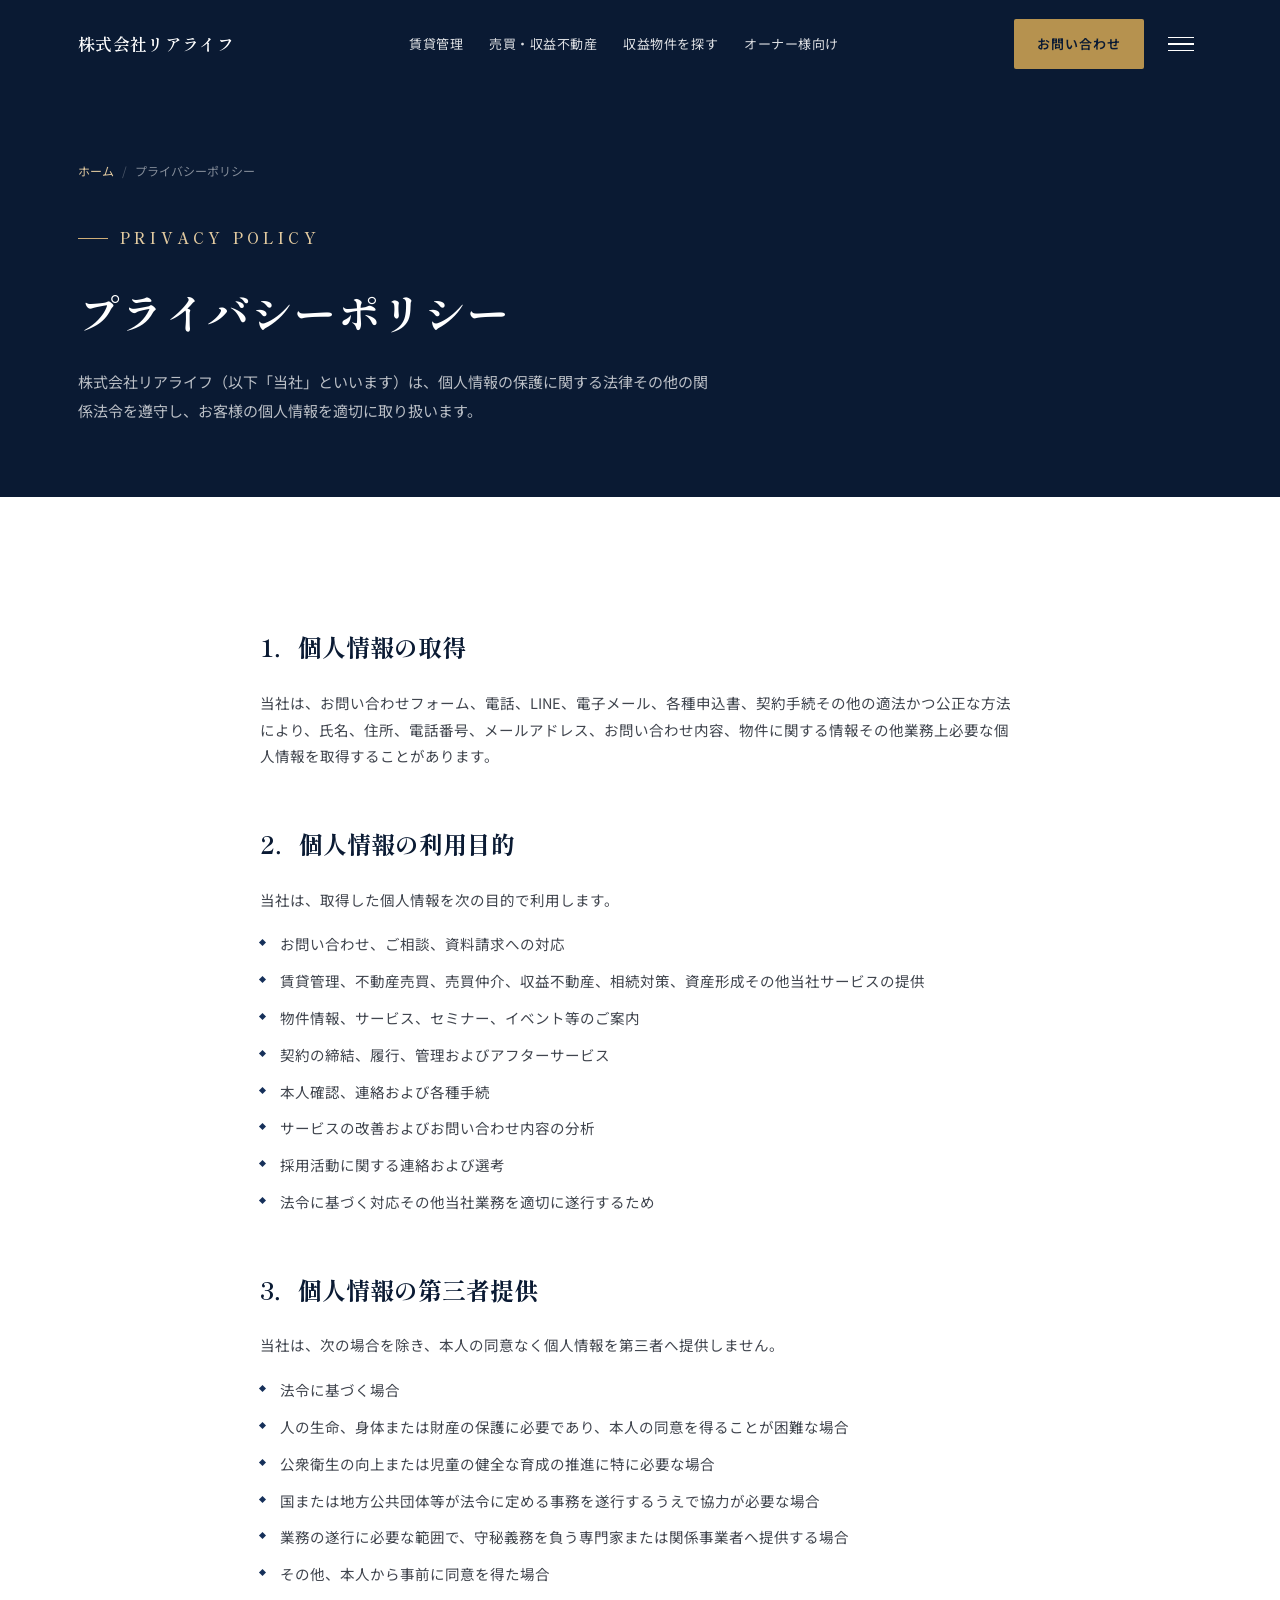
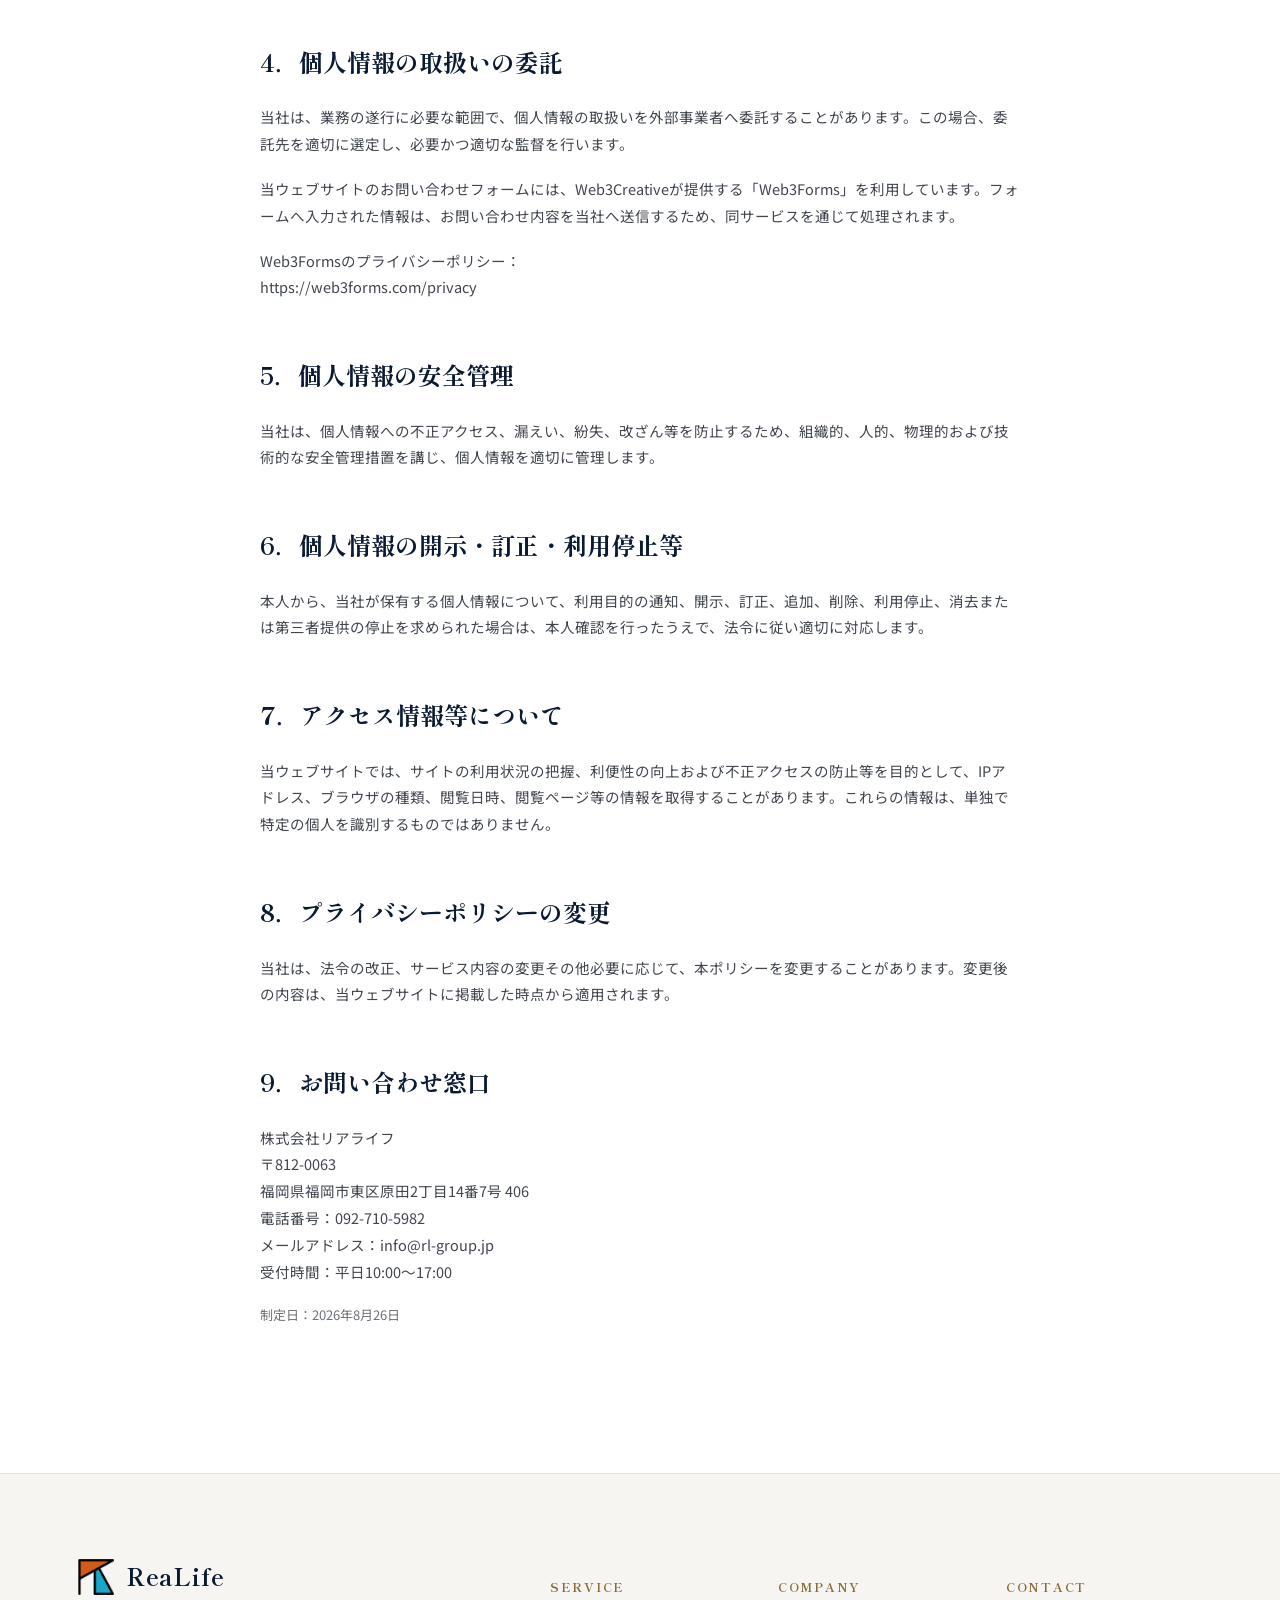
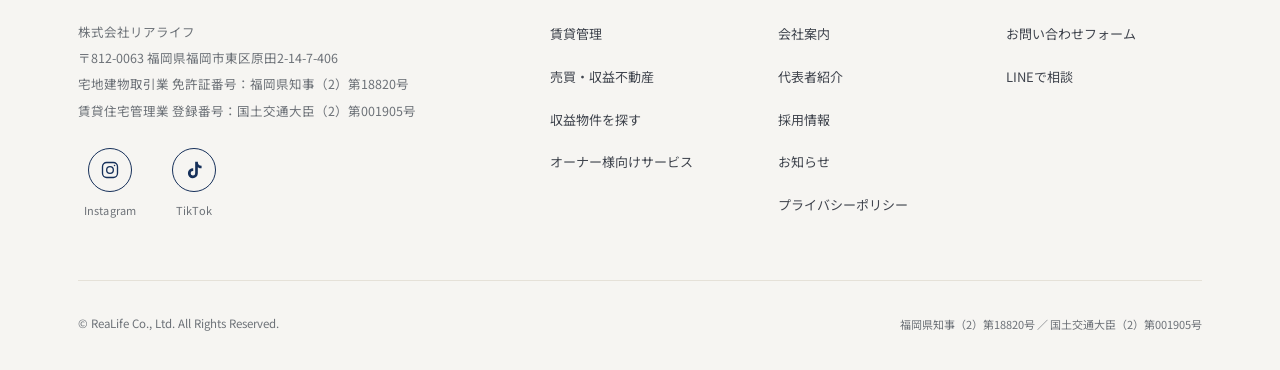
<file: pages/privacy.html>
﻿<!doctype html>
<html lang="ja">
<head>
<meta charset="UTF-8" />
<meta name="viewport" content="width=device-width, initial-scale=1, viewport-fit=cover" />
<title>プライバシーポリシー｜株式会社リアライフ</title>
<meta name="description" content="株式会社リアライフのプライバシーポリシー。" />
<link rel="canonical" href="https://realife-group.jp/pages/privacy.html" />

<!-- Open Graph -->
<meta property="og:type" content="website" />
<meta property="og:site_name" content="株式会社リアライフ" />
<meta property="og:title" content="プライバシーポリシー｜株式会社リアライフ" />
<meta property="og:description" content="株式会社リアライフのプライバシーポリシー。" />
<meta property="og:url" content="https://realife-group.jp/pages/privacy.html" />
<meta property="og:image" content="https://realife-group.jp/assets/img/ogp-realife.jpg" />
<meta property="og:image:alt" content="株式会社リアライフ" />
<meta property="og:locale" content="ja_JP" />
<meta name="twitter:card" content="summary_large_image" />
<meta name="twitter:title" content="プライバシーポリシー｜株式会社リアライフ" />
<meta name="twitter:description" content="株式会社リアライフのプライバシーポリシー。" />
<meta name="twitter:image" content="https://realife-group.jp/assets/img/ogp-realife.jpg" />
<link rel="icon" href="../assets/img/logo-icon.png" type="image/png" />
<meta name="theme-color" content="#eaf6fb" />
<link rel="preconnect" href="https://fonts.googleapis.com" />
<link rel="preconnect" href="https://fonts.gstatic.com" crossorigin />
<link href="https://fonts.googleapis.com/css2?family=Shippori+Mincho:wght@500;600;700&family=Noto+Sans+JP:wght@400;500;600;700&display=swap" rel="stylesheet" />
<link rel="stylesheet" href="../assets/css/style.css?v=3" />
</head>
<body>

<header class="site-header">
  <div class="container">
    <a href="../index.html" class="brand">
      <span class="brand-name">株式会社リアライフ</span>
    </a>

    <nav class="main-nav" aria-label="グローバルナビゲーション">
      <a href="chintai-kanri.html">賃貸管理</a>
      <a href="baibai.html">売買・収益不動産</a>
      <a href="bukken.html">収益物件を探す</a>
      <a href="owner.html">オーナー様向け</a>
    </nav>

    <div class="header-actions">
      <a href="contact.html" class="btn btn-gold btn-sm">お問い合わせ</a>
      <button class="nav-toggle" aria-label="メニューを開く" aria-expanded="false">
        <span></span><span></span><span></span>
      </button>
    </div>
  </div>
</header>

<nav class="mobile-nav" aria-label="モバイルナビゲーション">
  <div class="mobile-nav-groups">
    <div class="mobile-nav-group">
      <p class="mobile-nav-label">サービスを探す</p>
      <ul>
        <li><a href="../index.html#service">サービス紹介</a></li>
        <li><a href="chintai-kanri.html">賃貸管理</a></li>
        <li><a href="baibai.html">売買・収益不動産</a></li>
        <li><a href="bukken.html">収益物件を探す</a></li>
        <li><a href="owner.html">オーナー様向け</a></li>
      </ul>
    </div>
    <div class="mobile-nav-group">
      <p class="mobile-nav-label">リアライフを知る</p>
      <ul>
        <li><a href="company.html">会社案内</a></li>
        <li><a href="president.html">代表者紹介</a></li>
        <li><a href="../index.html#numbers">数字で見るリアライフ</a></li>
        <li><a href="../index.html#about">リアライフについて</a></li>
      </ul>
    </div>
    <div class="mobile-nav-group">
      <p class="mobile-nav-label">その他</p>
      <ul>
        <li><a href="../index.html#voice">オーナー様の声</a></li>
        <li><a href="news.html">お知らせ</a></li>
        <li><a href="recruit.html">採用情報</a></li>
        <li><a href="contact.html">お問い合わせ</a></li>
      </ul>
    </div>
  </div>
</nav>

<main>
  <section class="page-hero">
    <div class="container">
      <nav class="breadcrumb"><a href="../index.html">ホーム</a><span class="sep">/</span><span>プライバシーポリシー</span></nav>
      <p class="eyebrow">PRIVACY POLICY</p>
      <h1>プライバシーポリシー</h1>
      <p>株式会社リアライフ（以下「当社」といいます）は、個人情報の保護に関する法律その他の関係法令を遵守し、お客様の個人情報を適切に取り扱います。</p>
    </div>
  </section>

  <section class="section-pad">
    <div class="container">
      <div class="prose reveal">
        <h2>1．個人情報の取得</h2>
        <p>当社は、お問い合わせフォーム、電話、LINE、電子メール、各種申込書、契約手続その他の適法かつ公正な方法により、氏名、住所、電話番号、メールアドレス、お問い合わせ内容、物件に関する情報その他業務上必要な個人情報を取得することがあります。</p>

        <h2>2．個人情報の利用目的</h2>
        <p>当社は、取得した個人情報を次の目的で利用します。</p>
        <ul>
          <li>お問い合わせ、ご相談、資料請求への対応</li>
          <li>賃貸管理、不動産売買、売買仲介、収益不動産、相続対策、資産形成その他当社サービスの提供</li>
          <li>物件情報、サービス、セミナー、イベント等のご案内</li>
          <li>契約の締結、履行、管理およびアフターサービス</li>
          <li>本人確認、連絡および各種手続</li>
          <li>サービスの改善およびお問い合わせ内容の分析</li>
          <li>採用活動に関する連絡および選考</li>
          <li>法令に基づく対応その他当社業務を適切に遂行するため</li>
        </ul>

        <h2>3．個人情報の第三者提供</h2>
        <p>当社は、次の場合を除き、本人の同意なく個人情報を第三者へ提供しません。</p>
        <ul>
          <li>法令に基づく場合</li>
          <li>人の生命、身体または財産の保護に必要であり、本人の同意を得ることが困難な場合</li>
          <li>公衆衛生の向上または児童の健全な育成の推進に特に必要な場合</li>
          <li>国または地方公共団体等が法令に定める事務を遂行するうえで協力が必要な場合</li>
          <li>業務の遂行に必要な範囲で、守秘義務を負う専門家または関係事業者へ提供する場合</li>
          <li>その他、本人から事前に同意を得た場合</li>
        </ul>

        <h2>4．個人情報の取扱いの委託</h2>
        <p>当社は、業務の遂行に必要な範囲で、個人情報の取扱いを外部事業者へ委託することがあります。この場合、委託先を適切に選定し、必要かつ適切な監督を行います。</p>
        <p>当ウェブサイトのお問い合わせフォームには、Web3Creativeが提供する「Web3Forms」を利用しています。フォームへ入力された情報は、お問い合わせ内容を当社へ送信するため、同サービスを通じて処理されます。</p>
        <p>Web3Formsのプライバシーポリシー：<br /><a href="https://web3forms.com/privacy" target="_blank" rel="noopener noreferrer" style="word-break:break-all;">https://web3forms.com/privacy</a></p>

        <h2>5．個人情報の安全管理</h2>
        <p>当社は、個人情報への不正アクセス、漏えい、紛失、改ざん等を防止するため、組織的、人的、物理的および技術的な安全管理措置を講じ、個人情報を適切に管理します。</p>

        <h2>6．個人情報の開示・訂正・利用停止等</h2>
        <p>本人から、当社が保有する個人情報について、利用目的の通知、開示、訂正、追加、削除、利用停止、消去または第三者提供の停止を求められた場合は、本人確認を行ったうえで、法令に従い適切に対応します。</p>

        <h2>7．アクセス情報等について</h2>
        <p>当ウェブサイトでは、サイトの利用状況の把握、利便性の向上および不正アクセスの防止等を目的として、IPアドレス、ブラウザの種類、閲覧日時、閲覧ページ等の情報を取得することがあります。これらの情報は、単独で特定の個人を識別するものではありません。</p>

        <h2>8．プライバシーポリシーの変更</h2>
        <p>当社は、法令の改正、サービス内容の変更その他必要に応じて、本ポリシーを変更することがあります。変更後の内容は、当ウェブサイトに掲載した時点から適用されます。</p>

        <h2>9．お問い合わせ窓口</h2>
        <p>
          株式会社リアライフ<br />
          〒812-0063<br />
          福岡県福岡市東区原田2丁目14番7号 406<br />
          電話番号：092-710-5982<br />
          メールアドレス：<a href="mailto:info@rl-group.jp">info@rl-group.jp</a><br />
          受付時間：平日10:00～17:00
        </p>

        <p style="font-size:13px;color:var(--ink-500);margin-top:8px;">制定日：2026年8月26日</p>
      </div>
    </div>
  </section>
</main>

<footer class="site-footer">
  <div class="container">
    <div class="footer-top">
      <div class="footer-brand reveal">
        <div class="brand" style="margin-bottom:4px;">
          <img src="../assets/img/logo-icon.png" alt="株式会社リアライフ" class="brand-logo" width="40" height="40" />
          <span class="brand-mark">ReaLife</span>
        </div>
        <p>
          株式会社リアライフ<br />
          〒812-0063 福岡県福岡市東区原田2-14-7-406<br />
          宅地建物取引業 免許証番号：福岡県知事（2）第18820号<br />
          賃貸住宅管理業 登録番号：国土交通大臣（2）第001905号
        </p>
        <div class="footer-social">
          <a href="https://www.instagram.com/realife_group/" target="_blank" rel="noopener noreferrer" class="footer-social-link" aria-label="Instagram（外部サイトが新しいタブで開きます）">
            <span class="footer-social-icon">
              <svg viewBox="0 0 24 24" fill="none" stroke="currentColor" stroke-width="1.6" aria-hidden="true">
                <rect x="3" y="3" width="18" height="18" rx="5"/>
                <circle cx="12" cy="12" r="4"/>
                <circle cx="17.4" cy="6.6" r="0.9" fill="currentColor" stroke="none"/>
              </svg>
            </span>
            <span class="footer-social-label">Instagram</span>
          </a>
          <a href="https://www.tiktok.com/@realife_hukuoka" target="_blank" rel="noopener noreferrer" class="footer-social-link" aria-label="TikTok（外部サイトが新しいタブで開きます）">
            <span class="footer-social-icon">
              <svg viewBox="0 0 24 24" fill="currentColor" aria-hidden="true">
                <path d="M16.6 2h-3.2v13.9a2.7 2.7 0 1 1-2.35-2.68v-3.25a5.95 5.95 0 1 0 5.55 5.93V8.62a7.9 7.9 0 0 0 4.5 1.4V6.77a4.72 4.72 0 0 1-4.5-4.77Z"/>
              </svg>
            </span>
            <span class="footer-social-label">TikTok</span>
          </a>
        </div>
      </div>

      <div class="footer-cols">
        <div class="footer-col reveal">
          <h5>SERVICE</h5>
          <ul>
            <li><a href="chintai-kanri.html">賃貸管理</a></li>
            <li><a href="baibai.html">売買・収益不動産</a></li>
            <li><a href="bukken.html">収益物件を探す</a></li>
            <li><a href="owner.html">オーナー様向けサービス</a></li>
          </ul>
        </div>
        <div class="footer-col reveal">
          <h5>COMPANY</h5>
          <ul>
            <li><a href="company.html">会社案内</a></li>
            <li><a href="president.html">代表者紹介</a></li>
            <li><a href="recruit.html">採用情報</a></li>
            <li><a href="news.html">お知らせ</a></li>
            <li><a href="privacy.html">プライバシーポリシー</a></li>
          </ul>
        </div>
        <div class="footer-col reveal">
          <h5>CONTACT</h5>
          <ul>
            <li><a href="contact.html">お問い合わせフォーム</a></li>
            <li><a href="https://lin.ee/W5oG8Or" target="_blank" rel="noopener noreferrer">LINEで相談</a></li>
          </ul>
        </div>
      </div>
    </div>

    <div class="footer-bottom">
      <span>© ReaLife Co., Ltd. All Rights Reserved.</span>
      <span class="footer-license">福岡県知事（2）第18820号 ／ 国土交通大臣（2）第001905号</span>
    </div>
  </div>
</footer>

<div class="mobile-cta-bar" aria-label="お問い合わせクイックメニュー">
  <a href="https://lin.ee/W5oG8Or" class="cta-line" target="_blank" rel="noopener noreferrer">
    <svg viewBox="0 0 24 24" fill="currentColor"><path d="M12 2C6.48 2 2 5.94 2 10.8c0 2.8 1.55 5.28 3.97 6.9-.13.98-.5 2.36-1.15 3.6-.1.2.09.42.3.36 1.98-.55 3.5-1.32 4.32-1.82.83.16 1.7.24 2.56.24 5.52 0 10-3.94 10-8.8S17.52 2 12 2Z"/></svg>
    LINE相談
  </a>
  <a href="tel:0927105982" class="cta-tel">
    <svg viewBox="0 0 24 24" fill="none" stroke="currentColor" stroke-width="1.6"><path d="M22 16.92v3a2 2 0 0 1-2.18 2 19.79 19.79 0 0 1-8.63-3.07 19.5 19.5 0 0 1-6-6 19.79 19.79 0 0 1-3.07-8.67A2 2 0 0 1 4.11 2h3a2 2 0 0 1 2 1.72c.13.98.36 1.94.68 2.86a2 2 0 0 1-.45 2.11L8.09 9.91a16 16 0 0 0 6 6l1.22-1.22a2 2 0 0 1 2.11-.45c.92.32 1.88.55 2.86.68A2 2 0 0 1 22 16.92Z"/></svg>
    電話する
  </a>
  <a href="contact.html" class="cta-form">
    <svg viewBox="0 0 24 24" fill="none" stroke="currentColor" stroke-width="1.6"><rect x="2" y="4" width="20" height="16" rx="2"/><path d="m22 6-10 7L2 6"/></svg>
    問い合わせ
  </a>
</div>

<button class="to-top" aria-label="ページの先頭へ戻る">
  <svg viewBox="0 0 24 24" fill="none" stroke="currentColor" stroke-width="2"><path d="M18 15l-6-6-6 6"/></svg>
</button>

<script src="../assets/js/main.js?v=2"></script>
</body>
</html>
</file>
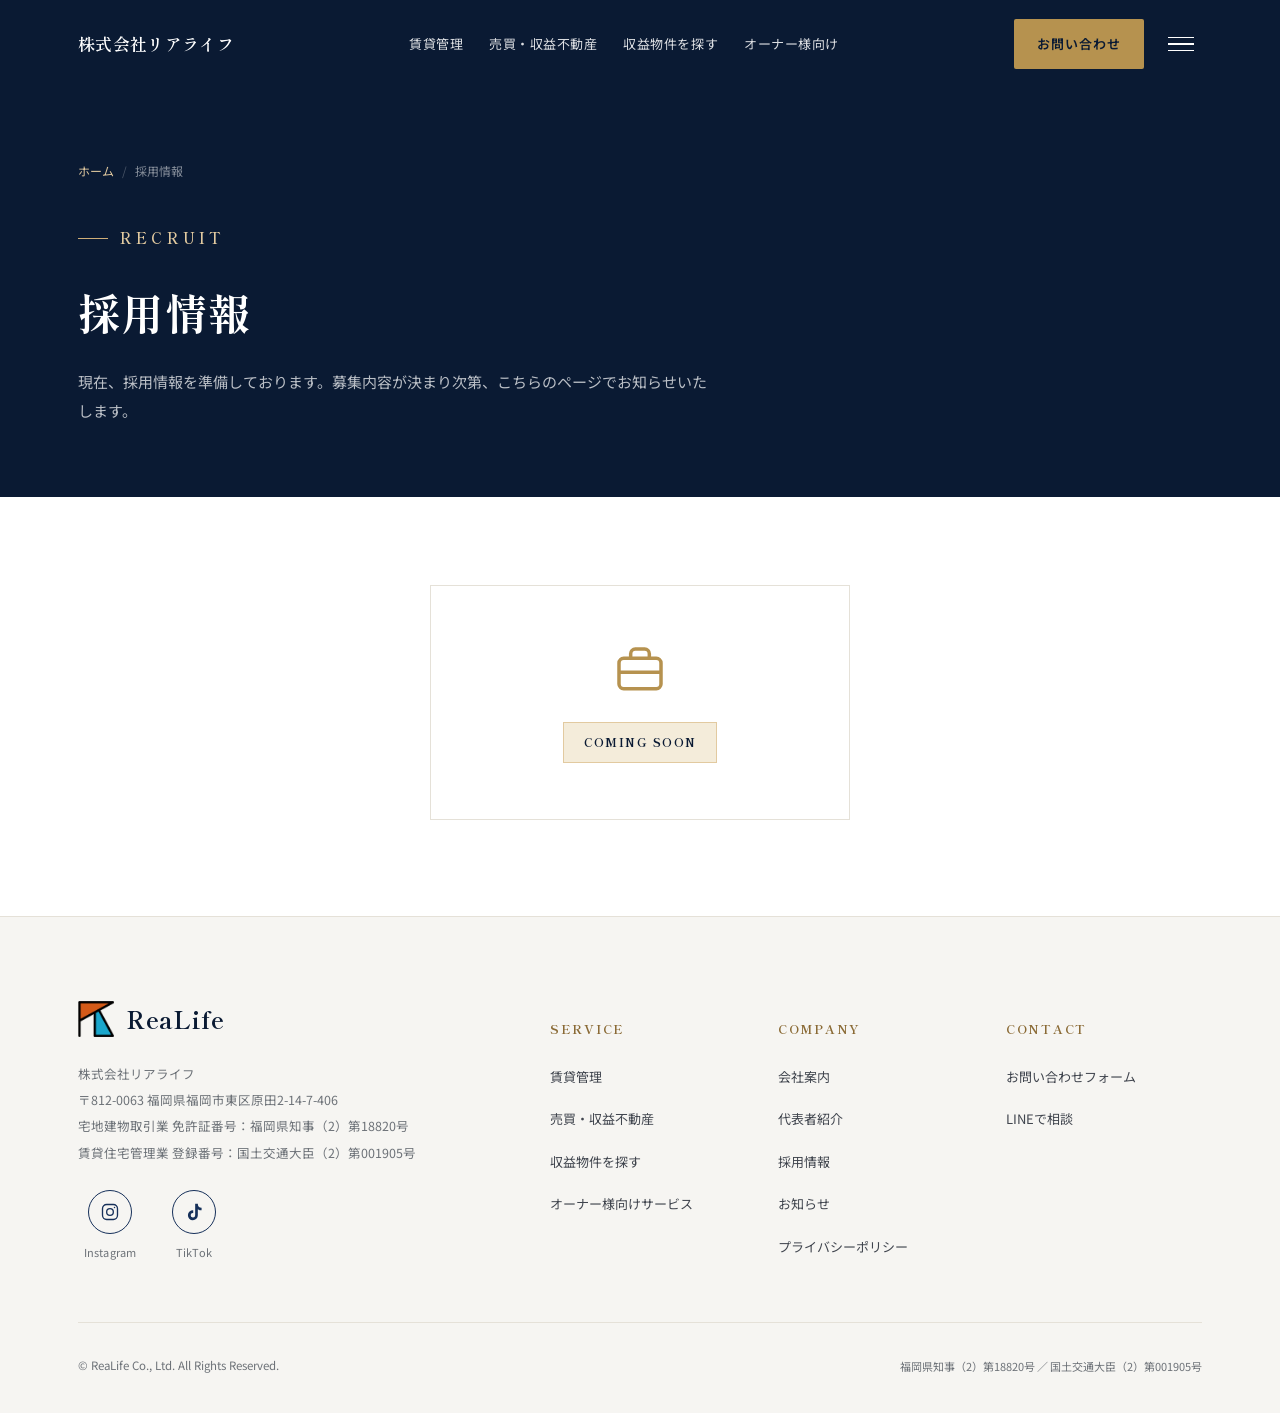
<file: pages/recruit.html>
﻿<!doctype html>
<html lang="ja">
<head>
<meta charset="UTF-8" />
<meta name="viewport" content="width=device-width, initial-scale=1, viewport-fit=cover" />
<title>採用情報｜株式会社リアライフ</title>
<meta name="description" content="株式会社リアライフの採用情報。現在、採用情報を準備しております。募集内容が決まり次第、こちらのページでお知らせいたします。" />
<link rel="canonical" href="https://realife-group.jp/pages/recruit.html" />

<!-- Open Graph -->
<meta property="og:type" content="website" />
<meta property="og:site_name" content="株式会社リアライフ" />
<meta property="og:title" content="採用情報｜株式会社リアライフ" />
<meta property="og:description" content="株式会社リアライフの採用情報。現在、採用情報を準備しております。募集内容が決まり次第、こちらのページでお知らせいたします。" />
<meta property="og:url" content="https://realife-group.jp/pages/recruit.html" />
<meta property="og:image" content="https://realife-group.jp/assets/img/ogp-realife.jpg" />
<meta property="og:image:alt" content="株式会社リアライフ" />
<meta property="og:locale" content="ja_JP" />
<meta name="twitter:card" content="summary_large_image" />
<meta name="twitter:title" content="採用情報｜株式会社リアライフ" />
<meta name="twitter:description" content="株式会社リアライフの採用情報。現在、採用情報を準備しております。募集内容が決まり次第、こちらのページでお知らせいたします。" />
<meta name="twitter:image" content="https://realife-group.jp/assets/img/ogp-realife.jpg" />
<link rel="icon" href="../assets/img/logo-icon.png" type="image/png" />
<meta name="theme-color" content="#eaf6fb" />
<link rel="preconnect" href="https://fonts.googleapis.com" />
<link rel="preconnect" href="https://fonts.gstatic.com" crossorigin />
<link href="https://fonts.googleapis.com/css2?family=Shippori+Mincho:wght@500;600;700&family=Noto+Sans+JP:wght@400;500;600;700&display=swap" rel="stylesheet" />
<link rel="stylesheet" href="../assets/css/style.css?v=3" />
</head>
<body>

<header class="site-header">
  <div class="container">
    <a href="../index.html" class="brand">
      <span class="brand-name">株式会社リアライフ</span>
    </a>

    <nav class="main-nav" aria-label="グローバルナビゲーション">
      <a href="chintai-kanri.html">賃貸管理</a>
      <a href="baibai.html">売買・収益不動産</a>
      <a href="bukken.html">収益物件を探す</a>
      <a href="owner.html">オーナー様向け</a>
    </nav>

    <div class="header-actions">
      <a href="contact.html" class="btn btn-gold btn-sm">お問い合わせ</a>
      <button class="nav-toggle" aria-label="メニューを開く" aria-expanded="false">
        <span></span><span></span><span></span>
      </button>
    </div>
  </div>
</header>

<nav class="mobile-nav" aria-label="モバイルナビゲーション">
  <div class="mobile-nav-groups">
    <div class="mobile-nav-group">
      <p class="mobile-nav-label">サービスを探す</p>
      <ul>
        <li><a href="../index.html#service">サービス紹介</a></li>
        <li><a href="chintai-kanri.html">賃貸管理</a></li>
        <li><a href="baibai.html">売買・収益不動産</a></li>
        <li><a href="bukken.html">収益物件を探す</a></li>
        <li><a href="owner.html">オーナー様向け</a></li>
      </ul>
    </div>
    <div class="mobile-nav-group">
      <p class="mobile-nav-label">リアライフを知る</p>
      <ul>
        <li><a href="company.html">会社案内</a></li>
        <li><a href="president.html">代表者紹介</a></li>
        <li><a href="../index.html#numbers">数字で見るリアライフ</a></li>
        <li><a href="../index.html#about">リアライフについて</a></li>
      </ul>
    </div>
    <div class="mobile-nav-group">
      <p class="mobile-nav-label">その他</p>
      <ul>
        <li><a href="../index.html#voice">オーナー様の声</a></li>
        <li><a href="news.html">お知らせ</a></li>
        <li><a href="recruit.html">採用情報</a></li>
        <li><a href="contact.html">お問い合わせ</a></li>
      </ul>
    </div>
  </div>
</nav>

<main>
  <section class="page-hero">
    <div class="container">
      <nav class="breadcrumb"><a href="../index.html">ホーム</a><span class="sep">/</span><span>採用情報</span></nav>
      <p class="eyebrow">RECRUIT</p>
      <h1>採用情報</h1>
      <p>現在、採用情報を準備しております。募集内容が決まり次第、こちらのページでお知らせいたします。</p>
    </div>
  </section>

  <section class="section-pad recruit-preparing">
    <div class="container">
      <div class="preparing-panel reveal">
        <div class="preparing-icon">
          <svg viewBox="0 0 24 24" fill="none" stroke="currentColor" stroke-width="1.5"><rect x="3" y="7" width="18" height="13" rx="2"/><path d="M8 7V5a2 2 0 0 1 2-2h4a2 2 0 0 1 2 2v2"/><path d="M3 13h18"/></svg>
        </div>
        <span class="preparing-badge">COMING SOON</span>
      </div>
    </div>
  </section>

  <!-- ▼▼▼ 求人情報・募集要項・応募導線（準備中のため非表示。募集開始時にコメントを解除） ▼▼▼
  <section class="section-pad">
    <div class="container">
      <div class="about">
        <div class="about-body reveal" style="grid-column:1/-1;max-width:760px;">
          <p class="eyebrow">MESSAGE</p>
          <h2 class="section-title" style="text-align:left;margin-bottom:24px;">オーナー目線を、一緒に極めませんか。</h2>
          <p class="lead" style="font-size:18px;">
            不動産オーナーという「一人の経営者」に、真に寄り添えるパートナーでありたい。
          </p>
          <p>
            リアライフは2018年の創業以来、管理戸数1,450戸まで成長してきました。その原動力は、マニュアル通りの対応ではなく、オーナー様お一人おひとりの事情に向き合う「オーナー目線」の姿勢です。
          </p>
          <p>
            経験・知識は入社後にしっかり身につけていただけます。まずは、人と誠実に向き合える方、変化を楽しめる方をお待ちしています。
          </p>
        </div>
      </div>
    </div>
  </section>

  <section class="section-pad bg-off">
    <div class="container">
      <div class="stat-strip reveal">
        <div class="cell"><div class="v">20<span style="font-size:14px">名</span></div><div class="l">現在の従業員数</div></div>
        <div class="cell"><div class="v">2018<span style="font-size:14px">年</span></div><div class="l">創業</div></div>
        <div class="cell"><div class="v">1,450<span style="font-size:14px">戸</span></div><div class="l">管理戸数</div></div>
        <div class="cell"><div class="v">福岡<span style="font-size:14px">市</span></div><div class="l">勤務地</div></div>
      </div>
    </div>
  </section>

  <section class="section-pad">
    <div class="container">
      <div class="section-head reveal">
        <p class="eyebrow" style="justify-content:center">JOBS</p>
        <h2 class="section-title">募集職種</h2>
        <p class="section-lead">※ 掲載内容はサンプルです。現在の募集状況はお問い合わせください。</p>
      </div>
      <div class="job-grid reveal">
        <div class="job-card">
          <span class="job-tag">正社員</span>
          <h3>賃貸管理スタッフ</h3>
          <p style="font-size:13.5px;color:var(--ink-700);margin-bottom:16px;">入居者対応・オーナー様対応・契約事務など、賃貸管理の実務全般を担当していただきます。</p>
          <div class="job-meta">
            <div><dt>勤務地</dt><span>福岡市東区（本社）</span></div>
            <div><dt>雇用形態</dt><span>正社員</span></div>
            <div><dt>給与</dt><span>月給22万円〜（経験・能力による）</span></div>
            <div><dt>休日</dt><span>週休2日制・年末年始・夏季休暇</span></div>
          </div>
          <a href="contact.html?type=recruit#contact-form" class="btn btn-navy btn-sm">この職種に応募する</a>
        </div>
        <div class="job-card">
          <span class="job-tag">正社員</span>
          <h3>不動産売買営業</h3>
          <p style="font-size:13.5px;color:var(--ink-700);margin-bottom:16px;">収益不動産の売買仲介を担当。投資家様・オーナー様双方に寄り添った提案営業です。</p>
          <div class="job-meta">
            <div><dt>勤務地</dt><span>福岡市東区（本社）</span></div>
            <div><dt>雇用形態</dt><span>正社員</span></div>
            <div><dt>給与</dt><span>月給25万円〜＋歩合（経験・能力による）</span></div>
            <div><dt>休日</dt><span>週休2日制・年末年始・夏季休暇</span></div>
          </div>
          <a href="contact.html?type=recruit#contact-form" class="btn btn-navy btn-sm">この職種に応募する</a>
        </div>
        <div class="job-card">
          <span class="job-tag">パート・アルバイト</span>
          <h3>事務・総務スタッフ</h3>
          <p style="font-size:13.5px;color:var(--ink-700);margin-bottom:16px;">請求書処理・電話応対・書類作成などのバックオフィス業務を担当していただきます。</p>
          <div class="job-meta">
            <div><dt>勤務地</dt><span>福岡市東区（本社）</span></div>
            <div><dt>雇用形態</dt><span>パート・アルバイト</span></div>
            <div><dt>給与</dt><span>時給1,000円〜</span></div>
            <div><dt>勤務時間</dt><span>平日 10:00〜17:00 の間で応相談</span></div>
          </div>
          <a href="contact.html?type=recruit#contact-form" class="btn btn-navy btn-sm">この職種に応募する</a>
        </div>
        <div class="job-card">
          <span class="job-tag">正社員</span>
          <h3>建物メンテナンス担当</h3>
          <p style="font-size:13.5px;color:var(--ink-700);margin-bottom:16px;">管理物件の巡回・建物診断・修繕手配など、資産価値を守る業務を担当していただきます。</p>
          <div class="job-meta">
            <div><dt>勤務地</dt><span>福岡市内 管理物件を中心に巡回</span></div>
            <div><dt>雇用形態</dt><span>正社員</span></div>
            <div><dt>給与</dt><span>月給22万円〜（経験・能力による）</span></div>
            <div><dt>休日</dt><span>週休2日制・年末年始・夏季休暇</span></div>
          </div>
          <a href="contact.html?type=recruit#contact-form" class="btn btn-navy btn-sm">この職種に応募する</a>
        </div>
      </div>
    </div>
  </section>

  <section class="section-pad bg-off">
    <div class="container">
      <div class="section-head reveal">
        <p class="eyebrow" style="justify-content:center">VOICE</p>
        <h2 class="section-title">社員の声</h2>
        <p class="section-lead">※ 掲載内容はサンプルです。実際のインタビューは順次公開予定です。</p>
      </div>
      <div class="voice-grid reveal">
        <div class="voice-card">
          <p class="role">賃貸管理担当</p>
          <p>「オーナー様から直接『ありがとう』と言っていただけることが、この仕事のやりがいです。」</p>
        </div>
        <div class="voice-card">
          <p class="role">売買営業担当</p>
          <p>「未経験から始めましたが、先輩に同行しながら着実に知識を身につけられました。」</p>
        </div>
        <div class="voice-card">
          <p class="role">事務スタッフ</p>
          <p>「家庭の事情に合わせて働き方を相談できる、風通しの良い職場です。」</p>
        </div>
      </div>
    </div>
  </section>

  <section class="section-pad">
    <div class="container">
      <div class="section-head reveal">
        <p class="eyebrow" style="justify-content:center">FLOW</p>
        <h2 class="section-title">選考の流れ</h2>
      </div>
      <div class="results-grid reveal">
        <div class="result-card">
          <div class="icon"><svg viewBox="0 0 24 24" fill="none" stroke="currentColor" stroke-width="1.5"><rect x="2" y="4" width="20" height="16" rx="2"/><path d="m22 6-10 7L2 6"/></svg></div>
          <h4>STEP1　エントリー</h4>
          <p>お問い合わせフォームまたはお電話よりご連絡ください。</p>
        </div>
        <div class="result-card">
          <div class="icon"><svg viewBox="0 0 24 24" fill="none" stroke="currentColor" stroke-width="1.5"><path d="M14 7a4 4 0 1 1-8 0 4 4 0 0 1 8 0Z"/><path d="M2 21c0-4 3.6-6 8-6s8 2 8 6"/></svg></div>
          <h4>STEP2　面接（1〜2回）</h4>
          <p>職種に応じて1〜2回の面接を実施します。</p>
        </div>
        <div class="result-card">
          <div class="icon"><svg viewBox="0 0 24 24" fill="none" stroke="currentColor" stroke-width="1.5"><path d="M7 12l3 3 7-7"/><circle cx="12" cy="12" r="9"/></svg></div>
          <h4>STEP3　内定・入社</h4>
          <p>内定後、入社日をご相談の上決定します。</p>
        </div>
      </div>
      <div class="news-more reveal">
        <a href="contact.html?type=recruit#contact-form" class="btn btn-gold">採用について問い合わせる</a>
      </div>
    </div>
  </section>
  ▲▲▲ 求人情報・募集要項・応募導線ここまで ▲▲▲ -->
</main>

<footer class="site-footer">
  <div class="container">
    <div class="footer-top">
      <div class="footer-brand reveal">
        <div class="brand" style="margin-bottom:4px;">
          <img src="../assets/img/logo-icon.png" alt="株式会社リアライフ" class="brand-logo" width="40" height="40" />
          <span class="brand-mark">ReaLife</span>
        </div>
        <p>
          株式会社リアライフ<br />
          〒812-0063 福岡県福岡市東区原田2-14-7-406<br />
          宅地建物取引業 免許証番号：福岡県知事（2）第18820号<br />
          賃貸住宅管理業 登録番号：国土交通大臣（2）第001905号
        </p>
        <div class="footer-social">
          <a href="https://www.instagram.com/realife_group/" target="_blank" rel="noopener noreferrer" class="footer-social-link" aria-label="Instagram（外部サイトが新しいタブで開きます）">
            <span class="footer-social-icon">
              <svg viewBox="0 0 24 24" fill="none" stroke="currentColor" stroke-width="1.6" aria-hidden="true">
                <rect x="3" y="3" width="18" height="18" rx="5"/>
                <circle cx="12" cy="12" r="4"/>
                <circle cx="17.4" cy="6.6" r="0.9" fill="currentColor" stroke="none"/>
              </svg>
            </span>
            <span class="footer-social-label">Instagram</span>
          </a>
          <a href="https://www.tiktok.com/@realife_hukuoka" target="_blank" rel="noopener noreferrer" class="footer-social-link" aria-label="TikTok（外部サイトが新しいタブで開きます）">
            <span class="footer-social-icon">
              <svg viewBox="0 0 24 24" fill="currentColor" aria-hidden="true">
                <path d="M16.6 2h-3.2v13.9a2.7 2.7 0 1 1-2.35-2.68v-3.25a5.95 5.95 0 1 0 5.55 5.93V8.62a7.9 7.9 0 0 0 4.5 1.4V6.77a4.72 4.72 0 0 1-4.5-4.77Z"/>
              </svg>
            </span>
            <span class="footer-social-label">TikTok</span>
          </a>
        </div>
      </div>

      <div class="footer-cols">
        <div class="footer-col reveal">
          <h5>SERVICE</h5>
          <ul>
            <li><a href="chintai-kanri.html">賃貸管理</a></li>
            <li><a href="baibai.html">売買・収益不動産</a></li>
            <li><a href="bukken.html">収益物件を探す</a></li>
            <li><a href="owner.html">オーナー様向けサービス</a></li>
          </ul>
        </div>
        <div class="footer-col reveal">
          <h5>COMPANY</h5>
          <ul>
            <li><a href="company.html">会社案内</a></li>
            <li><a href="president.html">代表者紹介</a></li>
            <li><a href="recruit.html">採用情報</a></li>
            <li><a href="news.html">お知らせ</a></li>
            <li><a href="privacy.html">プライバシーポリシー</a></li>
          </ul>
        </div>
        <div class="footer-col reveal">
          <h5>CONTACT</h5>
          <ul>
            <li><a href="contact.html">お問い合わせフォーム</a></li>
            <li><a href="https://lin.ee/W5oG8Or" target="_blank" rel="noopener noreferrer">LINEで相談</a></li>
          </ul>
        </div>
      </div>
    </div>

    <div class="footer-bottom">
      <span>© ReaLife Co., Ltd. All Rights Reserved.</span>
      <span class="footer-license">福岡県知事（2）第18820号 ／ 国土交通大臣（2）第001905号</span>
    </div>
  </div>
</footer>

<div class="mobile-cta-bar" aria-label="お問い合わせクイックメニュー">
  <a href="https://lin.ee/W5oG8Or" class="cta-line" target="_blank" rel="noopener noreferrer">
    <svg viewBox="0 0 24 24" fill="currentColor"><path d="M12 2C6.48 2 2 5.94 2 10.8c0 2.8 1.55 5.28 3.97 6.9-.13.98-.5 2.36-1.15 3.6-.1.2.09.42.3.36 1.98-.55 3.5-1.32 4.32-1.82.83.16 1.7.24 2.56.24 5.52 0 10-3.94 10-8.8S17.52 2 12 2Z"/></svg>
    LINE相談
  </a>
  <a href="tel:0927105982" class="cta-tel">
    <svg viewBox="0 0 24 24" fill="none" stroke="currentColor" stroke-width="1.6"><path d="M22 16.92v3a2 2 0 0 1-2.18 2 19.79 19.79 0 0 1-8.63-3.07 19.5 19.5 0 0 1-6-6 19.79 19.79 0 0 1-3.07-8.67A2 2 0 0 1 4.11 2h3a2 2 0 0 1 2 1.72c.13.98.36 1.94.68 2.86a2 2 0 0 1-.45 2.11L8.09 9.91a16 16 0 0 0 6 6l1.22-1.22a2 2 0 0 1 2.11-.45c.92.32 1.88.55 2.86.68A2 2 0 0 1 22 16.92Z"/></svg>
    電話する
  </a>
  <a href="contact.html" class="cta-form">
    <svg viewBox="0 0 24 24" fill="none" stroke="currentColor" stroke-width="1.6"><rect x="2" y="4" width="20" height="16" rx="2"/><path d="m22 6-10 7L2 6"/></svg>
    問い合わせ
  </a>
</div>

<button class="to-top" aria-label="ページの先頭へ戻る">
  <svg viewBox="0 0 24 24" fill="none" stroke="currentColor" stroke-width="2"><path d="M18 15l-6-6-6 6"/></svg>
</button>

<script src="../assets/js/main.js?v=2"></script>
</body>
</html>
</file>
<file: assets/css/style.css>
/* ==========================================================================
   ReaLife Co., Ltd. — Corporate Website
   Design tokens: Deep Navy (structure, majority) / White & Off-white (space)
   Gold used sparingly — thin lines, small icons, headings, buttons, numbers
   ========================================================================== */

:root {
  /* Navy — structural, majority of the palette */
  --navy-900: #0a1a33;
  --navy-800: #0f2547;
  --navy-700: #16305a;
  --navy-600: #1e3d6e;

  /* Gold — sparing accent only (lines, small icons, headings, buttons, numbers) */
  --gold-700: #8a6a35; /* deep, for text/icons on white */
  --gold-500: #b6924f; /* mid, for lines, borders, button fill */
  --gold-400: #cfae78; /* lighter, for accents on dark backgrounds */
  --gold-300: #e2caa0; /* pale, for hairline accents on navy */
  --gold-100: #f4ecda; /* pale tint background for small tags */

  /* legacy aliases kept so nothing else in the codebase needs to change */
  --blue-700: var(--navy-700);
  --blue-500: var(--gold-500);
  --blue-300: var(--gold-300);
  --blue-100: var(--gold-100);
  --orange-700: var(--gold-700);
  --orange-500: var(--gold-500);
  --orange-400: var(--gold-400);
  --orange-100: var(--gold-100);

  --white: #ffffff;
  --off-white: #f6f5f2;
  --paper: #fbfaf8;
  --ink-900: #1a1d24;
  --ink-700: #40454e;
  --ink-500: #6d7278;
  --line: #e5e1d8;

  /* Type — two families only */
  --font-serif: "Shippori Mincho", "Noto Serif JP", serif;
  --font-sans: "Noto Sans JP", "Hiragino Kaku Gothic ProN", sans-serif;

  /* Layout */
  --container: 1180px;
  --header-h: 88px;
  --header-h-sm: 68px;
  --radius: 2px;
  --ease: cubic-bezier(0.22, 1, 0.36, 1);
  --ease-slow: cubic-bezier(0.19, 1, 0.22, 1);
}

/* ---------- Reset ---------- */
*,
*::before,
*::after {
  box-sizing: border-box;
}
html {
  scroll-behavior: smooth;
  scroll-padding-top: var(--header-h);
  -webkit-text-size-adjust: 100%;
  text-size-adjust: 100%;
}
body {
  margin: 0;
  font-family: var(--font-sans);
  color: var(--ink-900);
  background: var(--white);
  line-height: 1.85;
  -webkit-font-smoothing: antialiased;
  overflow-x: hidden;
}
img {
  max-width: 100%;
  display: block;
}
a {
  color: inherit;
  text-decoration: none;
}
ul {
  list-style: none;
  margin: 0;
  padding: 0;
}
h1, h2, h3, h4, p {
  margin: 0;
}
button {
  font-family: inherit;
  cursor: pointer;
}
.container {
  max-width: var(--container);
  margin: 0 auto;
  padding: 0 28px;
}

@media (max-width: 640px) {
  .container {
    padding: 0 22px;
  }
}
.only-pc {
  display: none;
}
@media (min-width: 768px) {
  .only-pc {
    display: inline;
  }
}

/* ---------- Utility ---------- */
.eyebrow {
  display: inline-flex;
  align-items: center;
  gap: 12px;
  font-family: var(--font-serif);
  font-size: 12.5px;
  letter-spacing: 0.28em;
  color: var(--gold-700);
  font-weight: 600;
  margin-bottom: 20px;
}
.eyebrow::before {
  content: "";
  width: 30px;
  height: 1px;
  background: var(--gold-500);
}
.eyebrow.on-dark {
  color: var(--gold-300);
}
.eyebrow.on-dark::before {
  background: var(--gold-400);
}
.section-head {
  text-align: center;
  max-width: 640px;
  margin: 0 auto 64px;
}
.section-head.left {
  text-align: left;
  margin: 0 0 56px;
}
.section-title {
  font-family: var(--font-serif);
  font-size: clamp(26px, 3.6vw, 38px);
  font-weight: 600;
  color: var(--navy-900);
  letter-spacing: 0.03em;
  line-height: 1.55;
}
.section-lead {
  margin-top: 20px;
  color: var(--ink-500);
  font-size: 15px;
  line-height: 1.9;
}
.section-pad {
  padding: 128px 0;
}
@media (max-width: 900px) {
  .section-pad {
    padding: 92px 0;
  }
}
@media (max-width: 640px) {
  .section-pad {
    padding: 76px 0;
  }
}
.bg-off {
  background: var(--off-white);
}
.bg-navy {
  background: var(--navy-900);
  color: var(--white);
}

/* Reveal-on-scroll — slow, deliberate, no bounce */
.reveal {
  opacity: 0;
  transform: translateY(22px);
  transition: opacity 1.1s var(--ease-slow), transform 1.1s var(--ease-slow);
}
.reveal.is-visible {
  opacity: 1;
  transform: translateY(0);
}
@media (prefers-reduced-motion: reduce) {
  .reveal {
    opacity: 1;
    transform: none;
    transition: none;
  }
}

/* Buttons — quiet, no gradients, gold used only on the primary action */
.btn {
  display: inline-flex;
  align-items: center;
  justify-content: center;
  gap: 10px;
  padding: 17px 36px;
  border-radius: var(--radius);
  font-size: 14.5px;
  font-weight: 600;
  letter-spacing: 0.08em;
  border: 1px solid transparent;
  transition: all 0.5s var(--ease);
  white-space: nowrap;
}
.btn-gold {
  background: var(--gold-500);
  color: var(--navy-900);
}
.btn-gold:hover {
  background: var(--gold-700);
  color: var(--white);
  transform: translateY(-1px);
  box-shadow: 0 10px 24px rgba(138, 106, 53, 0.22);
}
.btn-outline {
  background: transparent;
  border-color: rgba(255, 255, 255, 0.45);
  color: var(--white);
}
.btn-outline:hover {
  border-color: var(--gold-400);
  color: var(--gold-300);
}
.btn-outline-navy {
  background: transparent;
  border-color: var(--navy-700);
  color: var(--navy-900);
}
.btn-outline-navy:hover {
  background: var(--navy-900);
  color: var(--white);
}
.mobile-nav .btn-outline-navy {
  border-color: rgba(255, 255, 255, 0.4);
  color: var(--white);
}
.mobile-nav .btn-outline-navy:hover {
  background: rgba(255, 255, 255, 0.1);
  color: var(--white);
}
.btn-navy {
  background: var(--navy-900);
  color: var(--white);
}
.btn-navy:hover {
  background: var(--navy-700);
}
.btn-sm {
  padding: 12px 22px;
  font-size: 13px;
}
.btn-block {
  width: 100%;
}

/* ==========================================================================
   Header — transparent over the dark hero, solid navy once scrolled
   ========================================================================== */
.site-header {
  position: fixed;
  top: 0;
  left: 0;
  right: 0;
  z-index: 500;
  height: var(--header-h);
  display: flex;
  align-items: center;
  background: transparent;
  transition: background 0.5s var(--ease), height 0.5s var(--ease), box-shadow 0.5s var(--ease);
}
.site-header .container {
  display: flex;
  align-items: center;
  justify-content: space-between;
  width: 100%;
}
.site-header.is-scrolled,
.site-header.is-open {
  background: rgba(10, 26, 51, 0.97);
  backdrop-filter: blur(10px);
  height: var(--header-h-sm);
  box-shadow: 0 4px 28px rgba(0, 0, 0, 0.12);
}

.brand {
  display: flex;
  align-items: center;
  gap: 12px;
  color: var(--white);
  font-family: var(--font-serif);
  flex-shrink: 0;
}
.brand-logo {
  width: 36px;
  height: 36px;
  object-fit: contain;
  flex-shrink: 0;
}
.brand-mark {
  font-size: 21px;
  font-weight: 700;
  letter-spacing: 0.03em;
}
.brand-name {
  font-size: 17px;
  font-weight: 600;
  letter-spacing: 0.02em;
  color: var(--white);
  white-space: nowrap;
}
@media (max-width: 480px) {
  .brand-name {
    font-size: 14.5px;
    letter-spacing: 0.01em;
  }
}
@media (max-width: 380px) {
  .brand-name {
    font-size: 12.5px;
    letter-spacing: 0;
  }
}
.main-nav {
  display: none;
}
.site-header.is-open .main-nav {
  display: none;
}
@media (min-width: 1240px) {
  .main-nav {
    display: flex;
    align-items: center;
    gap: 26px;
  }
  .main-nav a {
    color: rgba(255, 255, 255, 0.86);
    font-size: 13px;
    letter-spacing: 0.04em;
    position: relative;
    padding: 6px 0;
    white-space: nowrap;
    transition: color 0.3s var(--ease);
  }
  .main-nav a:hover {
    color: var(--white);
  }
  .main-nav a::after {
    content: "";
    position: absolute;
    left: 0;
    bottom: 0;
    width: 0;
    height: 1px;
    background: var(--gold-400);
    transition: width 0.4s var(--ease);
  }
  .main-nav a:hover::after {
    width: 100%;
  }
}

.header-actions {
  display: flex;
  align-items: center;
  gap: 18px;
  flex-shrink: 0;
}
.site-header.is-open .header-actions .btn-gold {
  display: none;
}
@media (max-width: 380px) {
  .header-actions {
    gap: 8px;
  }
  .header-actions .btn-sm {
    padding: 9px 14px;
    font-size: 12px;
  }
  .brand {
    gap: 6px;
  }
  .brand-mark {
    font-size: 18px;
  }
}
@media (max-width: 640px) {
  .page-home .header-actions .btn-sm {
    padding: 9px 16px;
    font-size: 12px;
  }
}
.nav-toggle {
  display: flex;
  flex-direction: column;
  justify-content: center;
  gap: 5px;
  width: 40px;
  height: 40px;
  background: transparent;
  border: none;
  z-index: 600;
  position: relative;
}
.nav-toggle span {
  width: 26px;
  height: 1.5px;
  background: var(--white);
  transition: transform 0.35s var(--ease), opacity 0.35s var(--ease);
}
.nav-toggle.is-active span:nth-child(1) {
  transform: translateY(6.5px) rotate(45deg);
}
.nav-toggle.is-active span:nth-child(2) {
  opacity: 0;
}
.nav-toggle.is-active span:nth-child(3) {
  transform: translateY(-6.5px) rotate(-45deg);
}

.mobile-nav {
  position: fixed;
  inset: 0;
  background: var(--navy-900);
  z-index: 450;
  display: flex;
  flex-direction: column;
  justify-content: safe center;
  overflow-y: auto;
  padding: 108px 32px calc(40px + env(safe-area-inset-bottom));
  transform: translateY(-100%);
  transition: transform 0.6s var(--ease);
}
.mobile-nav.is-open {
  transform: translateY(0);
}
.mobile-nav > ul {
  display: flex;
  flex-direction: column;
  gap: 2px;
  width: 100%;
  max-width: 900px;
  margin: 0 auto;
}
@media (min-width: 640px) {
  .mobile-nav > ul {
    display: grid;
    grid-template-columns: repeat(2, 1fr);
    gap: 2px 48px;
  }
}
@media (min-width: 1000px) {
  .mobile-nav > ul {
    grid-template-columns: repeat(3, 1fr);
  }
}
.mobile-nav a {
  display: block;
  color: var(--white);
  font-family: var(--font-serif);
  font-size: 18px;
  letter-spacing: 0.02em;
  padding: 13px 0;
  border-bottom: 1px solid rgba(255, 255, 255, 0.12);
  transition: color 0.3s var(--ease);
}
.mobile-nav a:hover {
  color: var(--gold-400);
}
.mobile-nav-foot {
  margin-top: 32px;
  display: flex;
  flex-direction: column;
  gap: 12px;
  max-width: 360px;
  margin-left: auto;
  margin-right: auto;
}
.mobile-nav-groups {
  display: flex;
  flex-direction: column;
  gap: 34px;
  width: 100%;
  max-width: 960px;
  margin: 0 auto;
}
.mobile-nav-group ul {
  display: flex;
  flex-direction: column;
  gap: 2px;
}
.mobile-nav-label {
  font-family: var(--font-sans);
  font-size: 12px;
  font-weight: 600;
  letter-spacing: 0.14em;
  color: var(--gold-400);
  margin: 0 0 12px;
  padding-bottom: 12px;
  border-bottom: 1px solid rgba(255, 255, 255, 0.18);
}
@media (min-width: 700px) {
  .mobile-nav-groups {
    flex-direction: row;
    align-items: flex-start;
    justify-content: center;
    gap: 56px;
  }
  .mobile-nav-group {
    flex: 1;
    max-width: 260px;
  }
}

/* ==========================================================================
   Hero — a quiet, dark, image-led first view
   ========================================================================== */
.hero {
  position: relative;
  min-height: 100svh;
  display: flex;
  align-items: flex-end;
  color: var(--white);
  overflow: hidden;
  background: var(--navy-900);
}
.hero-media {
  position: absolute;
  inset: 0;
  z-index: 0;
}
.hero-media-img {
  width: 100%;
  height: 100%;
  object-fit: cover;
  object-position: 65% 50%;
  animation: heroZoom 26s var(--ease-slow) forwards;
}
@media (max-width: 900px) {
  .hero-media-img {
    object-position: 78% 50%;
  }
}
@media (max-width: 480px) {
  .hero-media-img {
    object-position: 52% 50%;
  }
}
.hero-media::after {
  content: "";
  position: absolute;
  inset: 0;
  background:
    linear-gradient(180deg, rgba(6, 14, 28, 0) 0%, rgba(6, 14, 28, 0.16) 55%, rgba(6, 14, 28, 0.56) 100%),
    linear-gradient(90deg, rgba(6, 14, 28, 0.62) 0%, rgba(6, 14, 28, 0.34) 32%, rgba(6, 14, 28, 0.08) 55%, rgba(6, 14, 28, 0) 72%);
}
.hero-content {
  position: relative;
  z-index: 2;
  width: 100%;
  padding-top: calc(var(--header-h) + 48px);
  padding-bottom: 110px;
}
.hero-eyebrow {
  display: flex;
  align-items: center;
  gap: 14px;
  font-size: 12.5px;
  letter-spacing: 0.32em;
  color: var(--gold-300);
  margin-bottom: 30px;
  opacity: 0;
  animation: fadeUp 1.2s var(--ease-slow) 0.3s forwards;
}
.hero-eyebrow::before {
  content: "";
  width: 44px;
  height: 1px;
  background: var(--gold-400);
}
.hero-title {
  font-family: var(--font-serif);
  font-weight: 700;
  font-size: clamp(36px, 5.6vw, 66px);
  line-height: 1.5;
  letter-spacing: 0.04em;
  color: var(--white);
  opacity: 0;
  animation: fadeUp 1.2s var(--ease-slow) 0.55s forwards;
}
.hero-title em {
  font-style: normal;
  color: var(--gold-400);
}
.hero-desc {
  margin-top: 32px;
  font-size: clamp(14px, 1.5vw, 16.5px);
  line-height: 2;
  color: rgba(255, 255, 255, 0.72);
  max-width: 540px;
  opacity: 0;
  animation: fadeUp 1.2s var(--ease-slow) 0.8s forwards;
}
.hero-cta {
  margin-top: 48px;
  display: flex;
  flex-wrap: wrap;
  gap: 18px;
  opacity: 0;
  animation: fadeUp 1.2s var(--ease-slow) 1.05s forwards;
}
.hero-scroll {
  position: absolute;
  right: 32px;
  bottom: 32px;
  z-index: 2;
  display: none;
  flex-direction: column;
  align-items: center;
  gap: 12px;
  color: rgba(255, 255, 255, 0.5);
  font-size: 10px;
  letter-spacing: 0.24em;
}
.hero-scroll .line {
  width: 1px;
  height: 46px;
  background: rgba(255, 255, 255, 0.2);
  overflow: hidden;
  position: relative;
}
.hero-scroll .line::after {
  content: "";
  position: absolute;
  top: -46px;
  left: 0;
  width: 100%;
  height: 100%;
  background: var(--gold-400);
  animation: scrollLine 2.6s ease-in-out infinite;
}
@media (min-width: 768px) {
  .hero-scroll {
    display: flex;
  }
}

/* Mobile-only hero refinements (home page hero, phones ≤640px) */
@media (max-width: 640px) {
  .hero {
    min-height: 92svh;
  }
  .hero-media::after {
    background:
      linear-gradient(180deg, rgba(6, 14, 28, 0.05) 0%, rgba(6, 14, 28, 0.26) 50%, rgba(6, 14, 28, 0.68) 100%),
      linear-gradient(90deg, rgba(6, 14, 28, 0.7) 0%, rgba(6, 14, 28, 0.4) 35%, rgba(6, 14, 28, 0.1) 60%, rgba(6, 14, 28, 0) 78%);
  }
  .hero-content {
    padding-top: calc(var(--header-h) + 22px);
    padding-bottom: 56px;
  }
  .hero-eyebrow {
    font-size: 10px;
    letter-spacing: 0.12em;
    gap: 10px;
    margin-bottom: 18px;
    white-space: nowrap;
  }
  .hero-eyebrow::before {
    width: 26px;
  }
  .hero-desc {
    margin-top: 18px;
  }
  .hero-cta {
    margin-top: 26px;
    gap: 12px;
  }
}
.hero-note {
  margin-top: 26px;
}
@media (max-width: 340px) {
  .hero-title {
    font-size: 30px;
  }
}
@media (max-width: 640px) and (max-height: 700px) {
  .hero-content {
    padding-top: calc(var(--header-h) + 6px);
    padding-bottom: 40px;
  }
  .hero-eyebrow {
    margin-bottom: 8px;
  }
  .hero-desc {
    margin-top: 10px;
  }
  .hero-cta {
    margin-top: 14px;
    gap: 10px;
  }
  .hero-note {
    margin-top: 12px;
  }
}

@keyframes fadeUp {
  from {
    opacity: 0;
    transform: translateY(20px);
  }
  to {
    opacity: 1;
    transform: translateY(0);
  }
}
@keyframes scrollLine {
  0% { top: -46px; }
  60% { top: 46px; }
  100% { top: 46px; }
}
@keyframes heroZoom {
  from { transform: scale(1.09); }
  to { transform: scale(1); }
}
@media (prefers-reduced-motion: reduce) {
  .hero-media-img {
    animation: none;
  }
}

/* ==========================================================================
   About
   ========================================================================== */
.about {
  display: grid;
  gap: 64px;
  align-items: center;
}
@media (min-width: 900px) {
  .about {
    grid-template-columns: 0.9fr 1.1fr;
    gap: 96px;
  }
}
.about-visual {
  position: relative;
}
.about-frame {
  position: relative;
  border-radius: var(--radius);
  overflow: hidden;
  aspect-ratio: 4 / 5;
}
.about-frame img {
  width: 100%;
  height: 100%;
  object-fit: cover;
  object-position: center center;
  display: block;
  opacity: 1;
  filter: none;
  mix-blend-mode: normal;
}
.about-frame.about-frame-wide {
  aspect-ratio: 5 / 4;
}
.about-frame.about-frame-wide::after {
  content: "";
  position: absolute;
  inset: 0;
  background: rgba(8, 20, 40, 0.14);
  z-index: 1;
  pointer-events: none;
}
.visual-caption {
  margin-top: 10px;
  font-size: 11px;
  color: var(--ink-500);
  text-align: right;
}
.about-badge {
  position: absolute;
  left: -1px;
  bottom: -1px;
  background: var(--navy-900);
  color: var(--white);
  padding: 24px 30px;
  z-index: 3;
  font-family: var(--font-serif);
}
.about-badge strong {
  display: block;
  font-size: 32px;
  color: var(--gold-400);
  line-height: 1;
  font-variant-numeric: tabular-nums;
}
.about-badge span {
  font-size: 11px;
  letter-spacing: 0.12em;
  color: rgba(255, 255, 255, 0.65);
}
.about-body p {
  color: var(--ink-700);
  font-size: 15px;
  margin-bottom: 22px;
}
.about-body p:last-child {
  margin-bottom: 0;
}
.about-body .lead {
  font-family: var(--font-serif);
  font-size: 22px;
  color: var(--navy-900);
  line-height: 2;
  margin-bottom: 32px;
}
.about-facts {
  margin-top: 40px;
  display: grid;
  grid-template-columns: repeat(2, 1fr);
  gap: 24px 28px;
  border-top: 1px solid var(--line);
  padding-top: 32px;
}
.about-facts dt {
  font-size: 11.5px;
  color: var(--ink-500);
  letter-spacing: 0.08em;
}
.about-facts dd {
  margin: 6px 0 0;
  font-family: var(--font-serif);
  font-size: 17px;
  color: var(--navy-900);
}

/* ==========================================================================
   Numbers — the one deliberate dark moment beyond the hero: navy + gold
   ========================================================================== */
.numbers-grid {
  display: grid;
  grid-template-columns: repeat(2, 1fr);
  gap: 1px;
  background: rgba(255, 255, 255, 0.1);
  border: 1px solid rgba(255, 255, 255, 0.1);
}
@media (min-width: 768px) {
  .numbers-grid {
    grid-template-columns: repeat(4, 1fr);
  }
}
.number-card {
  background: var(--navy-900);
  padding: 48px 24px;
  text-align: center;
}
.number-value {
  font-family: var(--font-serif);
  font-size: clamp(34px, 4.2vw, 48px);
  color: var(--gold-400);
  font-weight: 700;
  line-height: 1;
  font-variant-numeric: tabular-nums;
}
.number-value .unit {
  font-size: 16px;
  margin-left: 4px;
  color: rgba(255, 255, 255, 0.75);
}
.number-label {
  margin-top: 16px;
  font-size: 12px;
  letter-spacing: 0.05em;
  color: rgba(255, 255, 255, 0.55);
}

/* ==========================================================================
   Service flow + grid
   ========================================================================== */
.flow-strip {
  display: flex;
  flex-wrap: wrap;
  justify-content: center;
  align-items: center;
  gap: 8px;
  margin-bottom: 72px;
}
.flow-step {
  background: transparent;
  border: 1px solid var(--line);
  padding: 12px 22px;
  font-size: 13px;
  color: var(--navy-800);
  font-weight: 600;
  letter-spacing: 0.05em;
  border-radius: var(--radius);
}
.flow-arrow {
  color: var(--gold-500);
  font-size: 14px;
  padding: 0 2px;
}

.service-grid {
  display: grid;
  grid-template-columns: repeat(2, 1fr);
  gap: 20px;
}
@media (min-width: 700px) {
  .service-grid {
    grid-template-columns: repeat(4, 1fr);
  }
}
.service-card {
  background: var(--white);
  border: 1px solid var(--line);
  padding: 36px 22px;
  text-align: center;
  transition: transform 0.5s var(--ease), box-shadow 0.5s var(--ease), border-color 0.5s var(--ease);
}
.service-card:hover {
  transform: translateY(-3px);
  box-shadow: 0 18px 36px rgba(10, 26, 51, 0.07);
  border-color: var(--gold-500);
}
.service-icon {
  width: 40px;
  height: 40px;
  margin: 0 auto 20px;
  color: var(--navy-700);
}
.service-icon svg {
  width: 100%;
  height: 100%;
  stroke-width: 1.3;
}
.service-name {
  font-family: var(--font-serif);
  font-size: 15px;
  color: var(--navy-900);
  font-weight: 600;
}
.service-desc {
  margin-top: 10px;
  font-size: 12.5px;
  color: var(--ink-500);
}

/* ==========================================================================
   Feature split sections (rental management / sale & investment)
   ========================================================================== */
.feature {
  display: grid;
  gap: 56px;
  align-items: center;
}
@media (min-width: 900px) {
  .feature {
    grid-template-columns: 1fr 1fr;
    gap: 80px;
  }
  .feature.reverse .feature-visual {
    order: 2;
  }
}
.feature-visual {
  aspect-ratio: 16 / 12;
  border-radius: var(--radius);
  overflow: hidden;
  position: relative;
}
.feature-visual svg {
  width: 100%;
  height: 100%;
}
.feature-photo {
  width: 100%;
  height: 100%;
  object-fit: cover;
  object-position: 50% 28%;
  display: block;
}
.feature-visual::after {
  content: "";
  position: absolute;
  inset: 0;
  background: rgba(8, 20, 40, 0.16);
  pointer-events: none;
}
@media (max-width: 640px) {
  .feature-visual {
    aspect-ratio: 16 / 10;
  }
}
.feature-tag {
  display: inline-block;
  border: 1px solid var(--navy-700);
  color: var(--navy-700);
  font-size: 11px;
  font-weight: 700;
  letter-spacing: 0.1em;
  padding: 6px 16px;
  border-radius: var(--radius);
  margin-bottom: 22px;
}
.feature-tag.theme-orange {
  border-color: var(--gold-500);
  color: var(--gold-700);
}
.feature h3 {
  font-family: var(--font-serif);
  font-size: clamp(22px, 2.8vw, 29px);
  color: var(--navy-900);
  line-height: 1.7;
  margin-bottom: 24px;
}
.feature p {
  color: var(--ink-700);
  font-size: 14.5px;
  margin-bottom: 26px;
}

/* Property card teaser (used within sale & investment section) */
.property-teaser-grid {
  display: grid;
  gap: 24px;
  margin-top: 40px;
}
@media (min-width: 1100px) {
  .property-teaser-grid {
    grid-template-columns: repeat(3, 1fr);
  }
}
.property-card {
  background: var(--white);
  border: 1px solid var(--line);
  overflow: hidden;
  transition: box-shadow 0.5s var(--ease), transform 0.5s var(--ease);
}
.property-card:hover {
  box-shadow: 0 20px 44px rgba(10, 26, 51, 0.09);
  transform: translateY(-3px);
}
.property-photo {
  aspect-ratio: 4/3;
  position: relative;
  overflow: hidden;
}
.property-body {
  padding: 24px 26px 28px;
}
.property-price {
  font-family: var(--font-serif);
  font-size: 23px;
  color: var(--navy-900);
  font-weight: 700;
  font-variant-numeric: tabular-nums;
}
.property-price small {
  font-size: 12px;
  font-family: var(--font-sans);
  color: var(--ink-500);
  font-weight: 400;
}
.property-meta {
  margin-top: 14px;
  display: grid;
  gap: 7px;
  font-size: 12.5px;
  color: var(--ink-500);
  border-top: 1px solid var(--line);
  padding-top: 14px;
}
.property-meta span strong {
  color: var(--ink-700);
  font-weight: 500;
}
.property-photo img {
  width: 100%;
  height: 100%;
  object-fit: cover;
  display: block;
}
#property-fukuoka-iikura,
#property-kurume-nishimachi,
#property-kasuga-yayoi,
#property-fukuoka-wajirohigashi,
#property-fukuoka-odo,
#property-munakata-ishimaru {
  /* These cards carry .reveal, whose fade-in transform still shifts them
     upward by ~22px right after a same-document anchor jump lands;
     pad the target so the header never overlaps it once that settles. */
  scroll-margin-top: 24px;
}
/* Real-listing cards only (badge row sits in the card body, never over
   the photo, so the building itself is never obscured). Not used by the
   sample cards further down the properties page. */
.property-badges {
  display: flex;
  flex-wrap: wrap;
  gap: 8px;
  margin-bottom: 12px;
  /* Same height with or without the (auto-expiring) 新着 badge, so card
     contents stay aligned across a row: 11px × 1.85 line-height + 2 × 6px padding */
  min-height: calc(11px * 1.85 + 12px);
}
.property-new {
  display: inline-block;
  background: var(--gold-500);
  color: var(--navy-900);
  font-family: var(--font-serif);
  font-size: 11px;
  font-weight: 700;
  letter-spacing: 0.08em;
  padding: 6px 14px;
}
.property-status {
  display: inline-block;
  background: var(--gold-100);
  color: var(--gold-700);
  font-size: 11.5px;
  font-weight: 700;
  letter-spacing: 0.04em;
  padding: 5px 12px;
}
.property-name {
  font-family: var(--font-serif);
  font-size: 19px;
  font-weight: 700;
  line-height: 1.3;
  color: var(--navy-900);
  margin: 0 0 8px;
}
.property-yield-inline {
  display: flex;
  align-items: baseline;
  gap: 7px;
  font-size: 12.5px;
  font-weight: 600;
  color: var(--gold-700);
  margin: 0 0 10px;
}
.property-yield-inline strong {
  font-family: var(--font-serif);
  font-size: 18px;
  font-weight: 700;
}
.property-cta {
  margin-top: 18px;
}
.property-disclaimer {
  margin-top: 14px;
  font-size: 10.5px;
  line-height: 1.6;
  color: var(--ink-500);
}
.property-note {
  margin-top: 10px;
  font-size: 11px;
  line-height: 1.6;
  color: var(--ink-500);
}
.property-teaser-grid.is-loading {
  min-height: 2400px;
  opacity: 0;
}
@media (min-width: 1100px) {
  .property-teaser-grid.is-loading {
    min-height: 820px;
  }
}
.property-teaser-grid.is-ready {
  opacity: 1;
  transition: opacity 0.5s ease;
}
@media (prefers-reduced-motion: reduce) {
  .property-teaser-grid.is-ready {
    transition: none;
  }
}
.property-teaser-noscript {
  margin-top: 24px;
  text-align: center;
  color: var(--ink-500);
}
.property-teaser-more {
  margin-top: 32px;
  text-align: center;
}

/* Top-page teaser grid and the two real-listing cards on the properties
   page share the same alignment treatment: flex the card body so the
   button/note/disclaimer anchor to the same baseline regardless of small
   differences in meta text length, and keep both cards' overall height
   in sync. Scoped by ID on the properties page so the sample listings
   further down are untouched. */
.property-teaser-grid .property-card,
#property-fukuoka-iikura,
#property-kurume-nishimachi,
#property-kasuga-yayoi,
#property-fukuoka-wajirohigashi,
#property-fukuoka-odo,
#property-munakata-ishimaru {
  display: flex;
  flex-direction: column;
}
.property-teaser-grid .property-body,
#property-fukuoka-iikura .property-body,
#property-kurume-nishimachi .property-body,
#property-kasuga-yayoi .property-body,
#property-fukuoka-wajirohigashi .property-body,
#property-fukuoka-odo .property-body,
#property-munakata-ishimaru .property-body {
  flex: 1;
  display: flex;
  flex-direction: column;
}
.property-teaser-grid .property-cta {
  margin-top: auto;
  padding-top: 18px;
}
/* The properties page cards can carry a different number of trailing
   disclaimer lines (e.g. a property-specific caveat), so anchoring the
   button with margin-top:auto — which balances against *all* remaining
   space, trailing content included — would shift it out of line with
   the other cards. Leading content (badges/name/yield/price/meta) is
   already uniform via the min-height name reservation below, so a
   fixed margin here keeps the button aligned regardless of what
   follows it. */
#property-fukuoka-iikura .property-cta,
#property-kurume-nishimachi .property-cta,
#property-kasuga-yayoi .property-cta,
#property-fukuoka-wajirohigashi .property-cta,
#property-fukuoka-odo .property-cta,
#property-munakata-ishimaru .property-cta {
  margin-top: 18px;
}

/* Reserve two lines for the property name so a one-line name and a
   two-line name still leave yield/price/meta/button starting at the same
   height across all cards. Each breakpoint matches the width at
   which that particular grid actually puts cards side by side — below
   it the cards stack, where the reservation would just waste space. */
@media (min-width: 700px) {
  #property-fukuoka-iikura .property-name,
  #property-kurume-nishimachi .property-name,
  #property-kasuga-yayoi .property-name,
  #property-fukuoka-wajirohigashi .property-name,
  #property-fukuoka-odo .property-name,
  #property-munakata-ishimaru .property-name,
  #property-munakata-hirai .property-name,
  #property-chikugo-mizuta .property-name {
    min-height: 2.6em;
    display: flex;
    align-items: flex-end;
  }
}
@media (min-width: 1100px) {
  .property-teaser-grid .property-name {
    min-height: 2.6em;
    display: flex;
    align-items: flex-end;
  }
}

/* ==========================================================================
   Owner pain-point section — quiet, off-white, gold emphasis only
   ========================================================================== */
.owner-section {
  position: relative;
  background: var(--paper);
  color: var(--navy-900);
  overflow: hidden;
}
/* Owner page only: the section above this final CTA lost its own button,
   so the two now flow as one continuous off-white block — tighten the
   shared edge instead of leaving the standard double section-pad gap. */
.owner-vacancy-section {
  padding-bottom: 56px;
}
.owner-vacancy-section .section-head {
  margin-bottom: 0;
}
.owner-section-tight {
  padding-top: 56px;
}
@media (max-width: 900px) {
  .owner-vacancy-section {
    padding-bottom: 40px;
  }
  .owner-section-tight {
    padding-top: 40px;
  }
}
@media (max-width: 640px) {
  .owner-vacancy-section {
    padding-bottom: 32px;
  }
  .owner-section-tight {
    padding-top: 32px;
  }
}
.owner-question {
  font-family: var(--font-serif);
  font-size: clamp(24px, 4vw, 40px);
  text-align: center;
  line-height: 1.8;
  max-width: 780px;
  margin: 0 auto 24px;
  color: var(--navy-900);
}
.owner-question em {
  font-style: normal;
  color: var(--gold-700);
}
.owner-sub {
  text-align: center;
  color: var(--ink-700);
  font-size: 14px;
  max-width: 600px;
  margin: 0 auto 64px;
  line-height: 1.9;
}
.owner-grid {
  display: grid;
  grid-template-columns: repeat(2, 1fr);
  gap: 16px;
}
@media (min-width: 768px) {
  .owner-grid {
    grid-template-columns: repeat(4, 1fr);
  }
}
.owner-card {
  background: var(--white);
  border: 1px solid var(--line);
  padding: 28px 18px;
  text-align: center;
  transition: border-color 0.4s var(--ease), transform 0.4s var(--ease);
}
.owner-card:hover {
  border-color: var(--gold-500);
  transform: translateY(-3px);
}
.owner-card .num {
  font-family: var(--font-serif);
  color: var(--navy-700);
  font-size: 12.5px;
  letter-spacing: 0.12em;
}
.owner-card .txt {
  margin-top: 12px;
  font-size: 14px;
  font-weight: 600;
  color: var(--navy-900);
}
.owner-cta {
  margin-top: 60px;
  display: flex;
  justify-content: center;
  gap: 18px;
  flex-wrap: wrap;
}

/* ==========================================================================
   Results / Achievements
   ========================================================================== */
.results-grid {
  display: grid;
  gap: 24px;
}
@media (min-width: 700px) {
  .results-grid {
    grid-template-columns: repeat(3, 1fr);
  }
}
.result-card {
  background: var(--white);
  border: 1px solid var(--line);
  padding: 36px 30px;
  transition: transform 0.5s var(--ease), box-shadow 0.5s var(--ease);
}
.result-card:hover {
  transform: translateY(-3px);
  box-shadow: 0 20px 40px rgba(10, 26, 51, 0.06);
}
.result-card .icon {
  width: 36px;
  height: 36px;
  color: var(--navy-700);
  margin-bottom: 20px;
}
.result-card .icon svg {
  width: 100%;
  height: 100%;
  stroke-width: 1.3;
}
.result-card h4 {
  font-family: var(--font-serif);
  font-size: 17px;
  color: var(--navy-900);
  margin-bottom: 12px;
}
.result-card p {
  font-size: 13.5px;
  color: var(--ink-500);
}
.result-note {
  margin-top: 32px;
  text-align: center;
  font-size: 12.5px;
  color: var(--ink-500);
}

/* ==========================================================================
   News
   ========================================================================== */
.news-list {
  border-top: 1px solid var(--line);
}
.news-item {
  display: grid;
  grid-template-columns: auto auto 1fr auto;
  align-items: center;
  gap: 24px;
  padding: 26px 0;
  border-bottom: 1px solid var(--line);
  transition: opacity 0.4s var(--ease);
}
.news-item:hover {
  opacity: 0.55;
}
.news-date {
  font-family: var(--font-serif);
  font-size: 13px;
  color: var(--ink-500);
  letter-spacing: 0.03em;
  font-variant-numeric: tabular-nums;
}
.news-tag {
  font-size: 11px;
  padding: 6px 14px;
  border: 1px solid var(--navy-700);
  color: var(--navy-700);
  letter-spacing: 0.05em;
  white-space: nowrap;
}
.news-title {
  font-size: 14px;
  color: var(--ink-900);
}
.news-arrow {
  color: var(--gold-500);
}
@media (max-width: 640px) {
  .news-item {
    grid-template-columns: auto auto 1fr;
  }
  .news-arrow {
    display: none;
  }
  .news-title {
    grid-column: 1 / -1;
  }
}
.news-more {
  margin-top: 36px;
  text-align: center;
}
.event-perk-box {
  background: var(--gold-100);
  border: 2px solid var(--gold-500);
  padding: 32px 24px;
  text-align: center;
  margin: 24px 0 40px;
}
.event-perk-box .event-perk-lead {
  font-size: 14.5px;
  color: var(--navy-900);
  margin-bottom: 10px;
}
.event-perk-box .event-perk-amount {
  font-family: var(--font-serif);
  font-size: 22px;
  color: var(--gold-700);
  font-weight: 700;
  margin-bottom: 10px;
}
.event-perk-box .event-perk-amount strong {
  font-size: 30px;
}
.event-perk-box .event-perk-note {
  font-size: 12.5px;
  color: var(--ink-500);
  margin-bottom: 0;
}
.news-empty {
  padding: 48px 0;
  text-align: center;
  color: var(--ink-500);
  font-size: 14px;
}

/* ==========================================================================
   Company summary
   ========================================================================== */
.company-table {
  width: 100%;
  border-collapse: collapse;
}
.company-table tr {
  border-bottom: 1px solid var(--line);
}
.company-table th,
.company-table td {
  text-align: left;
  padding: 20px 0;
  font-size: 14px;
  font-weight: 400;
  vertical-align: top;
}
.company-table th {
  width: 160px;
  color: var(--ink-500);
  letter-spacing: 0.05em;
  font-family: var(--font-serif);
}
.company-table td {
  color: var(--ink-900);
}
.bank-grid {
  list-style: none;
  display: grid;
  grid-template-columns: repeat(2, 1fr);
  gap: 0;
  margin: 4px 0 0;
  padding: 0;
}
.bank-grid li {
  padding: 10px 14px 10px 0;
  font-size: 14px;
  color: var(--navy-900);
  border-bottom: 1px solid var(--line);
  white-space: nowrap;
}
@media (min-width: 1000px) {
  .bank-grid {
    grid-template-columns: repeat(3, 1fr);
  }
}
@media (max-width: 380px) {
  .bank-grid {
    grid-template-columns: 1fr;
  }
}
@media (max-width: 600px) {
  .company-table th,
  .company-table td {
    display: block;
    width: 100%;
    padding: 4px 0;
  }
  .company-table th {
    padding-top: 20px;
    font-size: 12px;
  }
  .company-table td {
    padding-bottom: 16px;
  }
}
.company-wrap {
  display: grid;
  gap: 56px;
}
@media (min-width: 900px) {
  .company-wrap {
    grid-template-columns: 1fr 1fr;
    gap: 100px;
  }
}
.company-cert {
  margin-top: 40px;
  display: flex;
  flex-wrap: wrap;
  gap: 10px;
}
.company-cert span {
  font-size: 11.5px;
  color: var(--navy-700);
  border: 1px solid var(--line);
  padding: 8px 16px;
}

/* Company + President combined summary section */
.cp-grid {
  display: grid;
  gap: 0;
}
.cp-col {
  display: flex;
  flex-direction: column;
}
.cp-col > .btn {
  width: 100%;
  margin-top: auto;
}
.cp-col-president {
  margin-top: 32px;
  padding-top: 28px;
  border-top: 1px solid var(--line);
}
@media (min-width: 900px) {
  .cp-grid {
    grid-template-columns: 1fr 1fr;
    grid-template-rows: repeat(4, auto);
    column-gap: 64px;
    row-gap: 0;
  }
  .cp-intro,
  .cp-person {
    margin-bottom: 24px;
  }
  .cp-president-body > .cp-text {
    margin-top: 0;
    margin-bottom: 4px;
  }
  .cp-col {
    display: grid;
    grid-template-rows: subgrid;
    grid-row: 1 / 5;
  }
  .cp-col > * {
    align-self: start;
  }
  .cp-col > .btn {
    justify-self: start;
    align-self: end;
    width: 220px;
    margin-top: 0;
  }
  .cp-col-president {
    position: relative;
    margin-top: 0;
    padding-top: 0;
    border-top: none;
  }
  .cp-col-president::before {
    content: "";
    position: absolute;
    top: 0;
    bottom: 0;
    left: -32px;
    width: 1px;
    background: var(--line);
  }
}
.cp-heading {
  font-family: var(--font-serif);
  font-size: clamp(20px, 2.4vw, 24px);
  color: var(--navy-900);
  margin-bottom: 20px;
  padding-bottom: 20px;
  border-bottom: 1px solid var(--line);
  letter-spacing: 0.02em;
}
.cp-intro {
  display: flex;
  align-items: flex-start;
  gap: 22px;
}
.cp-intro .cp-text {
  margin-top: 0;
  flex: 1;
}
.cp-logo-inline {
  width: 85px;
  height: auto;
  flex-shrink: 0;
  display: block;
}
@media (max-width: 640px) {
  .cp-logo-inline {
    width: 70px;
  }
}
@media (max-width: 360px) {
  .cp-intro {
    flex-direction: column;
  }
  .cp-logo-inline {
    margin-bottom: 12px;
  }
}
.cp-facts {
  display: flex;
  flex-wrap: wrap;
  gap: 18px 32px;
  margin: 0;
  padding-top: 20px;
  border-top: 1px solid var(--line);
}
.cp-facts dt {
  font-size: 11.5px;
  color: var(--ink-500);
  letter-spacing: 0.06em;
}
.cp-facts dd {
  margin: 4px 0 0;
  font-family: var(--font-serif);
  font-size: 16px;
  color: var(--navy-900);
}
.cp-note {
  display: block;
  font-family: var(--font-sans);
  font-size: 10.5px;
  color: var(--ink-500);
  margin-top: 2px;
}
.cp-cert {
  margin-top: 18px;
  display: flex;
  flex-wrap: wrap;
  gap: 8px;
}
.cp-cert span {
  font-size: 11px;
  color: var(--navy-700);
  border: 1px solid var(--line);
  padding: 6px 14px;
}
.cp-text {
  color: var(--ink-700);
  font-size: 14.5px;
  margin: 20px 0 28px;
}
.cp-points {
  list-style: none;
  display: grid;
  gap: 15px;
  margin: 0 0 28px;
  padding: 0;
}
.cp-points li {
  display: flex;
  align-items: flex-start;
  gap: 11px;
  font-size: 14px;
  line-height: 1.6;
  color: var(--ink-700);
}
.cp-check {
  flex-shrink: 0;
  width: 18px;
  height: 18px;
  margin-top: 2px;
  color: var(--gold-700);
}
.cp-person {
  display: flex;
  align-items: center;
  gap: 16px;
}
.cp-avatar {
  width: 80px;
  height: 100px;
  border-radius: var(--radius);
  object-fit: cover;
  object-position: center top;
  flex-shrink: 0;
}
@media (min-width: 900px) {
  .cp-avatar {
    width: 96px;
    height: 120px;
  }
}
.cp-role {
  font-size: 12.5px;
  letter-spacing: 0.1em;
  color: var(--gold-700);
  font-weight: 600;
}
.cp-name {
  font-family: var(--font-serif);
  font-size: 26px;
  color: var(--navy-900);
  margin: 8px 0 0;
  letter-spacing: 0.04em;
}
.cp-track-record {
  margin: 0 0 28px;
}
.cp-track-label {
  font-size: 11.5px;
  letter-spacing: 0.06em;
  color: var(--ink-500);
  margin-bottom: 10px;
}
.cp-track-grid {
  display: grid;
  grid-template-columns: repeat(3, 1fr);
  gap: 4px;
}
.cp-track-item {
  text-align: center;
  padding: 0 4px;
  border-left: 1px solid var(--line);
}
.cp-track-item:first-child {
  border-left: none;
}
.cp-track-value {
  font-family: var(--font-serif);
  font-size: 22px;
  font-weight: 700;
  color: var(--navy-900);
  line-height: 1.2;
  white-space: nowrap;
}
.cp-track-unit {
  font-size: 12px;
  font-weight: 400;
  margin-left: 1px;
  color: var(--ink-500);
}
.cp-track-name {
  margin: 4px 0 0;
  font-size: 11px;
  color: var(--ink-500);
  letter-spacing: 0.02em;
}
@media (max-width: 640px) {
  .cp-track-value {
    font-size: 18px;
  }
  .cp-track-grid {
    gap: 2px;
  }
  .cp-track-item {
    padding: 0 2px;
  }
}

/* Owner qualifications (president page, near the track record stats) */
.qualification-block {
  margin-top: 32px;
}
.qualification-label {
  font-size: 11.5px;
  letter-spacing: 0.06em;
  color: var(--ink-500);
  margin-bottom: 12px;
}
.qualification-grid {
  display: grid;
  grid-template-columns: repeat(2, 1fr);
  gap: 10px 24px;
  list-style: none;
  padding: 0;
  margin: 0;
}
.qualification-grid li {
  position: relative;
  padding-left: 18px;
  font-size: 13.5px;
  color: var(--navy-900);
  line-height: 1.5;
}
.qualification-grid li::before {
  content: "";
  position: absolute;
  left: 0;
  top: 0.55em;
  width: 6px;
  height: 6px;
  border-radius: 50%;
  background: var(--gold-500);
}
@media (max-width: 480px) {
  .qualification-grid {
    gap: 8px 12px;
  }
  .qualification-grid li {
    font-size: 12.5px;
    padding-left: 14px;
  }
}

/* Financing support note (used on 売買・収益不動産) */
.finance-support {
  margin-top: 48px;
  padding-top: 40px;
  border-top: 1px solid var(--line);
  max-width: 640px;
}
.finance-support h3 {
  font-family: var(--font-serif);
  font-size: 19px;
  color: var(--navy-900);
  margin-bottom: 14px;
}
.finance-support > p {
  color: var(--ink-700);
  font-size: 14.5px;
  margin-bottom: 22px;
}
.finance-banks {
  margin-top: 24px;
  padding-top: 20px;
  border-top: 1px solid var(--line);
}
.finance-banks-label {
  font-size: 11.5px;
  letter-spacing: 0.08em;
  color: var(--ink-500);
  margin-bottom: 8px;
}
.finance-banks-list {
  font-family: var(--font-serif);
  font-size: 14px;
  color: var(--navy-900);
  line-height: 1.9;
}
.finance-banks-list span {
  white-space: nowrap;
}
.finance-banks-more {
  margin-top: 6px;
  font-size: 12.5px;
  color: var(--ink-500);
}

/* ==========================================================================
   Contact
   ========================================================================== */
/* html already has scroll-padding-top: var(--header-h) sitewide (for other
   anchor links), which stacks additively with an element's own
   scroll-margin-top. Values here are set to net out to the intended total
   offset rather than re-adding the header height on top of it. */
#contact-form {
  scroll-margin-top: 0;
}
@media (min-width: 900px) {
  #contact-form {
    scroll-margin-top: 20px;
  }
}
.contact-grid {
  display: grid;
  gap: 20px;
}
@media (min-width: 800px) {
  .contact-grid {
    grid-template-columns: repeat(3, 1fr);
  }
}
.contact-card {
  background: var(--white);
  border: 1px solid var(--line);
  padding: 44px 30px;
  text-align: center;
  transition: transform 0.5s var(--ease), box-shadow 0.5s var(--ease);
}
.contact-card:hover {
  transform: translateY(-3px);
  box-shadow: 0 22px 46px rgba(10, 26, 51, 0.07);
}
.contact-icon {
  width: 42px;
  height: 42px;
  margin: 0 auto 22px;
  color: var(--navy-700);
}
.contact-icon svg {
  width: 100%;
  height: 100%;
  stroke-width: 1.3;
}
.contact-card h4 {
  font-family: var(--font-serif);
  font-size: 17px;
  color: var(--navy-900);
  margin-bottom: 12px;
}
.contact-card p {
  font-size: 12.5px;
  color: var(--ink-500);
  margin-bottom: 24px;
  min-height: 40px;
}
.contact-card .big {
  font-family: var(--font-serif);
  font-size: 24px;
  color: var(--navy-900);
  display: block;
  margin-bottom: 8px;
  font-variant-numeric: tabular-nums;
}
.contact-hours {
  font-size: 11.5px;
  color: var(--ink-500);
  margin-bottom: 20px;
}

/* ==========================================================================
   Footer
   ========================================================================== */
.site-footer {
  background: var(--off-white);
  color: var(--ink-700);
  padding: 80px 0 0;
  border-top: 1px solid var(--line);
}
.footer-top {
  display: grid;
  gap: 48px;
  padding-bottom: 60px;
  border-bottom: 1px solid var(--line);
}
@media (min-width: 900px) {
  .footer-top {
    grid-template-columns: 1.3fr 2fr;
  }
}
.footer-brand .brand-mark {
  font-size: 24px;
  color: var(--navy-900);
}
.footer-brand p {
  margin-top: 20px;
  font-size: 12.5px;
  line-height: 2.1;
  color: var(--ink-500);
}
.footer-social {
  display: flex;
  gap: 20px;
  margin-top: 24px;
}
.footer-social-link {
  display: flex;
  flex-direction: column;
  align-items: center;
  gap: 8px;
  width: 64px;
}
.footer-social-icon {
  width: 44px;
  height: 44px;
  border-radius: 50%;
  border: 1px solid var(--navy-700);
  color: var(--navy-700);
  display: flex;
  align-items: center;
  justify-content: center;
  transition: background 0.3s var(--ease), color 0.3s var(--ease), border-color 0.3s var(--ease);
}
.footer-social-icon svg {
  width: 20px;
  height: 20px;
}
.footer-social-link:hover .footer-social-icon,
.footer-social-link:focus-visible .footer-social-icon {
  background: var(--navy-900);
  border-color: var(--navy-900);
  color: var(--white);
}
.footer-social-label {
  font-size: 11px;
  color: var(--ink-500);
  letter-spacing: 0.02em;
}
.footer-cols {
  display: grid;
  grid-template-columns: repeat(2, 1fr);
  gap: 32px;
}
@media (min-width: 560px) {
  .footer-cols {
    grid-template-columns: repeat(3, 1fr);
  }
}
.footer-col h5 {
  font-family: var(--font-serif);
  font-size: 12.5px;
  letter-spacing: 0.14em;
  color: var(--gold-700);
  margin-bottom: 20px;
}
.footer-col ul {
  display: grid;
  gap: 13px;
}
.footer-col a {
  font-size: 13px;
  color: var(--ink-700);
  transition: color 0.3s var(--ease);
}
.footer-col a:hover {
  color: var(--gold-700);
}
.footer-bottom {
  display: flex;
  flex-direction: column-reverse;
  gap: 16px;
  align-items: center;
  padding: 32px 0 120px;
  text-align: center;
  font-size: 11.5px;
  color: var(--ink-500);
}
@media (min-width: 700px) {
  .footer-bottom {
    flex-direction: row;
    justify-content: space-between;
    padding-bottom: 36px;
    text-align: left;
  }
}
.footer-license {
  font-size: 11px;
  color: var(--ink-500);
}

/* ==========================================================================
   Mobile fixed CTA bar — kept, refined
   ========================================================================== */
.mobile-cta-bar {
  position: fixed;
  bottom: 0;
  left: 0;
  right: 0;
  z-index: 400;
  display: grid;
  grid-template-columns: repeat(3, 1fr);
  background: var(--white);
  box-shadow: 0 -6px 24px rgba(10, 26, 51, 0.1);
}
@media (min-width: 1240px) {
  .mobile-cta-bar {
    display: none;
  }
}
.mobile-cta-bar a {
  display: flex;
  flex-direction: column;
  align-items: center;
  justify-content: center;
  gap: 4px;
  padding: 11px 0 calc(11px + env(safe-area-inset-bottom));
  font-size: 10.5px;
  font-weight: 600;
  letter-spacing: 0.02em;
  border-right: 1px solid var(--line);
}
.mobile-cta-bar a:last-child {
  border-right: none;
}
.mobile-cta-bar a svg {
  width: 20px;
  height: 20px;
}
.mobile-cta-bar .cta-line {
  color: #06c755;
}
.mobile-cta-bar .cta-tel {
  color: var(--navy-700);
}
.mobile-cta-bar .cta-form {
  background: var(--gold-500);
  color: var(--navy-900);
}

/* Back to top */
.to-top {
  position: fixed;
  right: 22px;
  bottom: 96px;
  z-index: 350;
  width: 44px;
  height: 44px;
  border-radius: 50%;
  background: var(--navy-900);
  color: var(--gold-400);
  display: flex;
  align-items: center;
  justify-content: center;
  opacity: 0;
  pointer-events: none;
  transform: translateY(10px);
  transition: opacity 0.4s var(--ease), transform 0.4s var(--ease);
}
.to-top.is-visible {
  opacity: 1;
  pointer-events: auto;
  transform: translateY(0);
}
@media (min-width: 1240px) {
  .to-top {
    bottom: 36px;
  }
}
.to-top svg {
  width: 16px;
  height: 16px;
}

/* ==========================================================================
   Sub-page: page header / breadcrumb — navy masthead, matches the hero
   ========================================================================== */
.page-hero {
  position: relative;
  padding: calc(var(--header-h) + 72px) 0 72px;
  background: var(--navy-900);
  color: var(--white);
  overflow: hidden;
}
.breadcrumb {
  display: flex;
  align-items: center;
  gap: 8px;
  font-size: 12px;
  color: rgba(255, 255, 255, 0.5);
  margin-bottom: 24px;
  position: relative;
  z-index: 1;
}
.breadcrumb a {
  color: var(--gold-300);
}
.breadcrumb span.sep {
  color: rgba(255, 255, 255, 0.25);
}
.page-hero h1 {
  font-family: var(--font-serif);
  font-size: clamp(28px, 4vw, 42px);
  color: var(--white);
  font-weight: 700;
  letter-spacing: 0.03em;
  position: relative;
  z-index: 1;
}
.page-hero p {
  margin-top: 18px;
  color: rgba(255, 255, 255, 0.72);
  font-size: 15px;
  line-height: 1.9;
  max-width: 640px;
  position: relative;
  z-index: 1;
}
.page-hero .eyebrow {
  position: relative;
  z-index: 1;
  color: var(--gold-300);
}
.page-hero .eyebrow::before {
  background: var(--gold-400);
}

/* ==========================================================================
   Sub-page: generic prose / content blocks
   ========================================================================== */
.prose {
  max-width: 760px;
  margin: 0 auto;
}
.prose h2 {
  font-family: var(--font-serif);
  font-size: 24px;
  color: var(--navy-900);
  margin: 52px 0 20px;
}
.prose h2:first-child {
  margin-top: 0;
}
.prose h3 {
  font-family: var(--font-serif);
  font-size: 18px;
  color: var(--navy-900);
  margin: 30px 0 14px;
}
.prose p {
  color: var(--ink-700);
  font-size: 14.5px;
  margin-bottom: 18px;
}
.prose ul {
  margin: 0 0 18px;
  display: grid;
  gap: 10px;
}
.prose ul li {
  position: relative;
  padding-left: 20px;
  color: var(--ink-700);
  font-size: 14.5px;
}
.prose ul li::before {
  content: "";
  position: absolute;
  left: 0;
  top: 9px;
  width: 5px;
  height: 5px;
  background: var(--navy-700);
  transform: rotate(45deg);
}

/* ==========================================================================
   Sub-page: property listing (bukken)
   ========================================================================== */
.bukken-toolbar {
  display: flex;
  flex-wrap: wrap;
  gap: 10px;
  margin-bottom: 40px;
  padding: 20px;
  background: var(--white);
  border: 1px solid var(--line);
}
.bukken-toolbar button {
  padding: 10px 20px;
  font-size: 13px;
  font-weight: 600;
  border: 1px solid var(--line);
  background: var(--white);
  color: var(--ink-700);
  border-radius: var(--radius);
  transition: all 0.3s var(--ease);
}
.bukken-toolbar button.is-active,
.bukken-toolbar button:hover {
  background: var(--navy-900);
  border-color: var(--navy-900);
  color: var(--white);
}
.bukken-count {
  font-size: 13px;
  color: var(--ink-500);
  margin-bottom: 24px;
}
.bukken-count strong {
  color: var(--navy-900);
  font-family: var(--font-serif);
  font-size: 16px;
  font-variant-numeric: tabular-nums;
}
.bukken-grid {
  display: grid;
  gap: 28px;
}
@media (min-width: 700px) {
  .bukken-grid {
    grid-template-columns: repeat(2, 1fr);
  }
}
@media (min-width: 1100px) {
  .bukken-grid {
    grid-template-columns: repeat(3, 1fr);
  }
}
.bukken-empty {
  text-align: center;
  padding: 90px 20px;
  color: var(--ink-500);
  font-size: 14px;
  display: none;
}
.bukken-empty.is-visible {
  display: block;
}

/* ==========================================================================
   Sub-page: recruit — preparing (coming soon) notice
   ========================================================================== */
.recruit-preparing {
  padding-top: 88px;
  padding-bottom: 96px;
}
.preparing-panel {
  max-width: 420px;
  margin: 0 auto;
  text-align: center;
  padding: 56px 40px;
  background: var(--white);
  border: 1px solid var(--line);
}
.preparing-icon {
  width: 56px;
  height: 56px;
  margin: 0 auto 24px;
  color: var(--gold-500);
}
.preparing-icon svg {
  width: 100%;
  height: 100%;
}
.preparing-badge {
  display: inline-block;
  font-family: var(--font-serif);
  font-size: 12px;
  font-weight: 700;
  letter-spacing: 0.12em;
  color: var(--navy-900);
  background: var(--gold-100);
  padding: 8px 20px;
  border: 1px solid var(--gold-300);
}
@media (max-width: 640px) {
  .recruit-preparing {
    padding-top: 64px;
    padding-bottom: 72px;
  }
  .preparing-panel {
    padding: 44px 24px;
  }
}

/* ==========================================================================
   Sub-page: recruit / job cards
   ========================================================================== */
.job-grid {
  display: grid;
  gap: 24px;
}
@media (min-width: 800px) {
  .job-grid {
    grid-template-columns: repeat(2, 1fr);
  }
}
.job-card {
  background: var(--white);
  border: 1px solid var(--line);
  padding: 36px 30px;
  transition: transform 0.5s var(--ease), box-shadow 0.5s var(--ease);
}
.job-card:hover {
  transform: translateY(-3px);
  box-shadow: 0 20px 40px rgba(10, 26, 51, 0.06);
}
.job-tag {
  display: inline-block;
  border: 1px solid var(--navy-700);
  color: var(--navy-700);
  font-size: 11px;
  font-weight: 700;
  padding: 6px 14px;
  margin-bottom: 16px;
}
.job-card h3 {
  font-family: var(--font-serif);
  font-size: 19px;
  color: var(--navy-900);
  margin-bottom: 16px;
}
.job-meta {
  display: grid;
  gap: 9px;
  margin-bottom: 22px;
  border-top: 1px solid var(--line);
  padding-top: 18px;
}
.job-meta div {
  display: flex;
  gap: 10px;
  font-size: 13px;
  color: var(--ink-700);
}
.job-meta dt {
  flex-shrink: 0;
  width: 84px;
  color: var(--ink-500);
}
.voice-grid {
  display: grid;
  gap: 24px;
}
@media (min-width: 700px) {
  .voice-grid {
    grid-template-columns: repeat(3, 1fr);
  }
}
.voice-card {
  background: var(--white);
  border: 1px solid var(--line);
  padding: 30px 26px;
}
.voice-card .role {
  font-size: 12px;
  color: var(--navy-700);
  font-weight: 700;
  margin-bottom: 12px;
}
.voice-card p {
  font-size: 13.5px;
  color: var(--ink-700);
}

/* ==========================================================================
   Sub-page: contact form
   ========================================================================== */
.contact-form {
  background: var(--white);
  border: 1px solid var(--line);
  padding: 44px;
}
@media (max-width: 640px) {
  .contact-form {
    padding: 30px 22px;
  }
}
.form-row {
  display: grid;
  gap: 9px;
  margin-bottom: 28px;
}
.form-row label {
  font-size: 13.5px;
  font-weight: 600;
  color: var(--navy-900);
  display: flex;
  align-items: center;
  gap: 8px;
}
.form-required {
  font-size: 10.5px;
  font-weight: 700;
  color: var(--white);
  background: var(--navy-900);
  padding: 2px 8px;
  letter-spacing: 0.05em;
}
.form-optional {
  font-size: 10.5px;
  font-weight: 700;
  color: var(--ink-500);
  background: var(--off-white);
  border: 1px solid var(--line);
  padding: 2px 8px;
  letter-spacing: 0.05em;
}
.form-split {
  display: grid;
  gap: 16px;
}
@media (min-width: 500px) {
  .form-split {
    grid-template-columns: 1fr 1fr;
  }
}
.form-row input[type="text"],
.form-row input[type="email"],
.form-row input[type="tel"],
.form-row select,
.form-row textarea {
  width: 100%;
  padding: 14px 16px;
  font-size: 14.5px;
  font-family: var(--font-sans);
  color: var(--ink-900);
  background: var(--paper);
  border: 1px solid var(--line);
  border-radius: var(--radius);
  transition: border-color 0.3s var(--ease), background 0.3s var(--ease);
}
.form-row input:focus,
.form-row select:focus,
.form-row textarea:focus {
  outline: none;
  border-color: var(--gold-500);
  background: var(--white);
}
.form-row textarea {
  min-height: 160px;
  resize: vertical;
}
.form-radio-group {
  display: flex;
  flex-wrap: wrap;
  gap: 22px;
}
.form-radio-group label {
  display: flex;
  align-items: center;
  gap: 8px;
  font-size: 14px;
  font-weight: 400;
  color: var(--ink-700);
}
.form-fieldset {
  border: none;
  padding: 0;
  margin: 0 0 28px;
  min-width: 0;
}
.form-fieldset legend {
  padding: 0;
  width: 100%;
  font-size: 13.5px;
  font-weight: 600;
  color: var(--navy-900);
  display: flex;
  align-items: center;
  gap: 8px;
}
.form-note {
  font-size: 12.5px;
  color: var(--ink-500);
  margin-bottom: 30px;
}
.form-note a {
  color: var(--navy-700);
  text-decoration: underline;
}
.form-consent label {
  display: flex;
  align-items: flex-start;
  gap: 10px;
  font-size: 13.5px;
  font-weight: 400;
  color: var(--ink-700);
  cursor: pointer;
}
.form-consent input[type="checkbox"] {
  margin-top: 3px;
  flex-shrink: 0;
  width: 16px;
  height: 16px;
  accent-color: var(--navy-900);
}
.form-consent a {
  color: var(--navy-700);
  text-decoration: underline;
}
.form-submit {
  text-align: center;
}
.btn:disabled {
  opacity: 0.6;
  cursor: not-allowed;
  transform: none !important;
  box-shadow: none !important;
}
.form-alert {
  margin-bottom: 28px;
  padding: 14px 18px;
  background: #fdf1f0;
  border: 1px solid #e7b4ae;
  color: #8a2e24;
  font-size: 13.5px;
  line-height: 1.7;
}
.form-result {
  background: var(--white);
  border: 1px solid var(--line);
  padding: 60px 44px;
  text-align: center;
}
.form-result p {
  font-size: 16px;
  line-height: 1.9;
  color: var(--navy-900);
  font-weight: 600;
}
@media (max-width: 640px) {
  .form-result {
    padding: 40px 24px;
  }
}

/* ==========================================================================
   Sub-page: FAQ / accordion
   ========================================================================== */
.faq-list {
  display: grid;
  gap: 1px;
  background: var(--line);
  border: 1px solid var(--line);
}
.faq-item {
  background: var(--white);
}
.faq-q {
  width: 100%;
  display: flex;
  align-items: center;
  justify-content: space-between;
  gap: 16px;
  padding: 22px 26px;
  text-align: left;
  font-size: 14.5px;
  font-weight: 600;
  color: var(--navy-900);
  background: none;
  border: none;
}
.faq-q .mark {
  flex-shrink: 0;
  width: 22px;
  height: 22px;
  border-radius: 50%;
  border: 1px solid var(--navy-700);
  color: var(--navy-700);
  display: flex;
  align-items: center;
  justify-content: center;
  font-family: var(--font-serif);
  font-size: 13px;
  transition: transform 0.4s var(--ease), border-color 0.4s var(--ease), color 0.4s var(--ease);
}
.faq-item.is-open .faq-q .mark {
  transform: rotate(45deg);
  border-color: var(--gold-500);
  color: var(--gold-700);
}
.faq-a {
  max-height: 0;
  overflow: hidden;
  transition: max-height 0.45s var(--ease);
}
.faq-a-inner {
  padding: 0 26px 24px;
  font-size: 13.5px;
  color: var(--ink-700);
}

/* ==========================================================================
   Sub-page: simple stat strip (reuse-friendly)
   ========================================================================== */
.stat-strip {
  display: grid;
  grid-template-columns: repeat(2, 1fr);
  gap: 1px;
  background: var(--line);
  border: 1px solid var(--line);
}
@media (min-width: 700px) {
  .stat-strip {
    grid-template-columns: repeat(4, 1fr);
  }
}
.stat-strip .cell {
  background: var(--white);
  padding: 32px 20px;
  text-align: center;
}
.stat-strip .cell .v {
  font-family: var(--font-serif);
  font-size: 27px;
  color: var(--gold-700);
  font-weight: 700;
  font-variant-numeric: tabular-nums;
}
.stat-strip .cell .l {
  margin-top: 10px;
  font-size: 12px;
  color: var(--ink-500);
}

/* ==========================================================================
   Testimonials (オーナー様の声)
   ========================================================================== */
.testimonial-grid {
  display: grid;
  gap: 28px;
}
@media (min-width: 700px) {
  .testimonial-grid {
    grid-template-columns: repeat(2, 1fr);
  }
}
@media (min-width: 1080px) {
  .testimonial-grid {
    grid-template-columns: repeat(3, 1fr);
  }
}
.testimonial-card {
  position: relative;
  background: var(--white);
  border: 1px solid var(--line);
  padding: 40px 30px 30px;
  transition: transform 0.5s var(--ease), box-shadow 0.5s var(--ease), border-color 0.5s var(--ease);
}
.testimonial-card:hover {
  transform: translateY(-3px);
  box-shadow: 0 22px 44px rgba(10, 26, 51, 0.08);
  border-color: var(--gold-400);
}
.testimonial-num {
  position: absolute;
  top: 0;
  left: 30px;
  width: 34px;
  height: 34px;
  background: var(--navy-900);
  color: var(--gold-400);
  font-family: var(--font-serif);
  font-weight: 700;
  font-size: 15px;
  display: flex;
  align-items: center;
  justify-content: center;
}
.testimonial-icon {
  width: 32px;
  height: 32px;
  color: var(--navy-700);
  margin-bottom: 20px;
}
.testimonial-icon svg {
  width: 100%;
  height: 100%;
  stroke-width: 1.3;
}
.testimonial-card h4 {
  font-family: var(--font-serif);
  font-size: 16.5px;
  line-height: 1.7;
  color: var(--navy-900);
  margin-bottom: 16px;
}
.testimonial-card h4 em {
  font-style: normal;
  color: var(--gold-700);
  border-bottom: 1px solid var(--gold-400);
}
.testimonial-card p {
  font-size: 13.5px;
  color: var(--ink-700);
  margin-bottom: 22px;
}
.testimonial-stars {
  color: var(--gold-500);
  font-size: 14px;
  letter-spacing: 2px;
  margin-bottom: 14px;
}
.testimonial-author {
  display: flex;
  align-items: center;
  gap: 8px;
  font-size: 12.5px;
  color: var(--ink-500);
  border-top: 1px solid var(--line);
  padding-top: 16px;
}
.testimonial-author svg {
  width: 16px;
  height: 16px;
  color: var(--navy-700);
  flex-shrink: 0;
}
.testimonial-summary {
  margin-top: 64px;
  padding: 40px 32px;
  background: var(--off-white);
  border-top: 1px solid var(--gold-500);
  display: grid;
  gap: 28px;
  text-align: center;
}
.testimonial-summary h3 {
  font-family: var(--font-serif);
  font-size: 18px;
  color: var(--navy-900);
}
.testimonial-summary-grid {
  display: grid;
  grid-template-columns: repeat(2, 1fr);
  gap: 28px;
}
@media (min-width: 900px) {
  .testimonial-summary-grid {
    grid-template-columns: repeat(5, 1fr);
  }
}
.testimonial-summary-grid .icon {
  width: 32px;
  height: 32px;
  margin: 0 auto 12px;
  color: var(--navy-700);
}
.testimonial-summary-grid .icon svg {
  width: 100%;
  height: 100%;
  stroke-width: 1.3;
}
.testimonial-summary-grid p {
  font-size: 12.5px;
  color: var(--ink-700);
}
</file>
